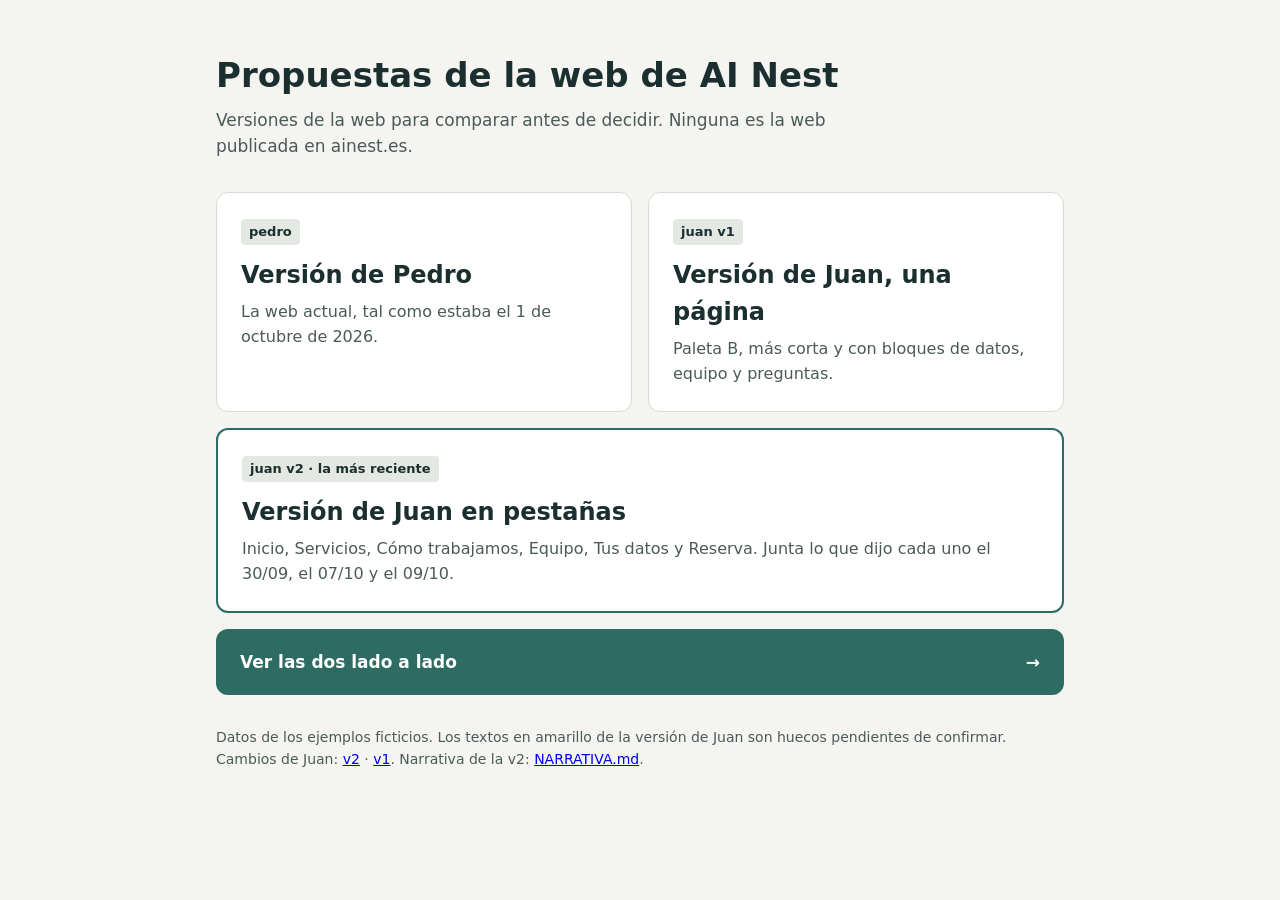
<file: index.html>
<!doctype html>
<html lang="es">
<head>
<meta charset="utf-8">
<meta name="viewport" content="width=device-width, initial-scale=1">
<meta name="robots" content="noindex, nofollow">
<title>Propuestas de la web</title>
<style>
  :root { --bg:#F4F5F1; --sup:#FFFFFF; --ink:#1B2E30; --ink2:#4B5A58; --line:#D5DBD4; --musgo:#2E6B63; }
  * { box-sizing:border-box; }
  body { margin:0; background:var(--bg); color:var(--ink); font:17px/1.55 system-ui,-apple-system,'Segoe UI',sans-serif; }
  main { max-width:880px; margin:0 auto; padding:56px 16px 72px; }
  h1 { font-size:34px; line-height:1.15; margin:0 0 12px; font-weight:600; }
  .intro { color:var(--ink2); max-width:40rem; margin:0 0 32px; }
  .versiones { display:grid; grid-template-columns:1fr 1fr; gap:16px; margin-bottom:16px; }
  .versiones.una { grid-template-columns:1fr; }
  a.tarjeta.destacada { border-color:var(--musgo); border-width:2px; }
  a.tarjeta { display:block; background:var(--sup); border:1px solid var(--line); border-radius:12px; padding:24px; color:inherit; text-decoration:none; }
  a.tarjeta:hover { border-color:var(--ink2); }
  a.tarjeta:focus-visible { outline:2px solid var(--musgo); outline-offset:3px; }
  .etq { display:inline-block; font-size:13px; font-weight:600; padding:3px 8px; border-radius:4px; background:#E4E8E2; margin-bottom:12px; }
  .tarjeta h2 { font-size:24px; margin:0 0 6px; font-weight:600; }
  .tarjeta p { margin:0; color:var(--ink2); font-size:16px; }
  a.comparar { display:flex; justify-content:space-between; align-items:center; gap:16px; background:var(--musgo); color:#fff; border-radius:12px; padding:20px 24px; text-decoration:none; font-weight:600; }
  a.comparar:focus-visible { outline:2px solid var(--ink); outline-offset:3px; }
  .nota { margin-top:32px; font-size:14px; color:var(--ink2); }
  @media (max-width:640px) { .versiones { grid-template-columns:1fr; } h1 { font-size:28px; } }
</style>
</head>
<body>
<main>
  <h1>Propuestas de la web de AI Nest</h1>
  <p class="intro">Versiones de la web para comparar antes de decidir. Ninguna es la web publicada en ainest.es.</p>
  <div class="versiones">
    <a class="tarjeta" href="pedro/"><span class="etq">pedro</span><h2>Versión de Pedro</h2><p>La web actual, tal como estaba el 1 de octubre de 2026.</p></a>
    <a class="tarjeta" href="juan/"><span class="etq">juan v1</span><h2>Versión de Juan, una página</h2><p>Paleta B, más corta y con bloques de datos, equipo y preguntas.</p></a>
  </div>
  <div class="versiones una">
    <a class="tarjeta destacada" href="juan-v2/"><span class="etq">juan v2 · la más reciente</span><h2>Versión de Juan en pestañas</h2><p>Inicio, Servicios, Cómo trabajamos, Equipo, Tus datos y Reserva. Junta lo que dijo cada uno el 30/09, el 07/10 y el 09/10.</p></a>
  </div>
  <a class="comparar" href="comparar.html"><span>Ver las dos lado a lado</span><span aria-hidden="true">→</span></a>
  <p class="nota">Datos de los ejemplos ficticios. Los textos en amarillo de la versión de Juan son huecos pendientes de confirmar. Cambios de Juan: <a href="https://github.com/ainestgit/web-propuestas/blob/main/juan-v2/CAMBIOS.md">v2</a> · <a href="https://github.com/ainestgit/web-propuestas/blob/main/juan/CAMBIOS.md">v1</a>. Narrativa de la v2: <a href="https://github.com/ainestgit/web-propuestas/blob/main/juan-v2/NARRATIVA.md">NARRATIVA.md</a>.</p>
</main>
</body>
</html>
</file>
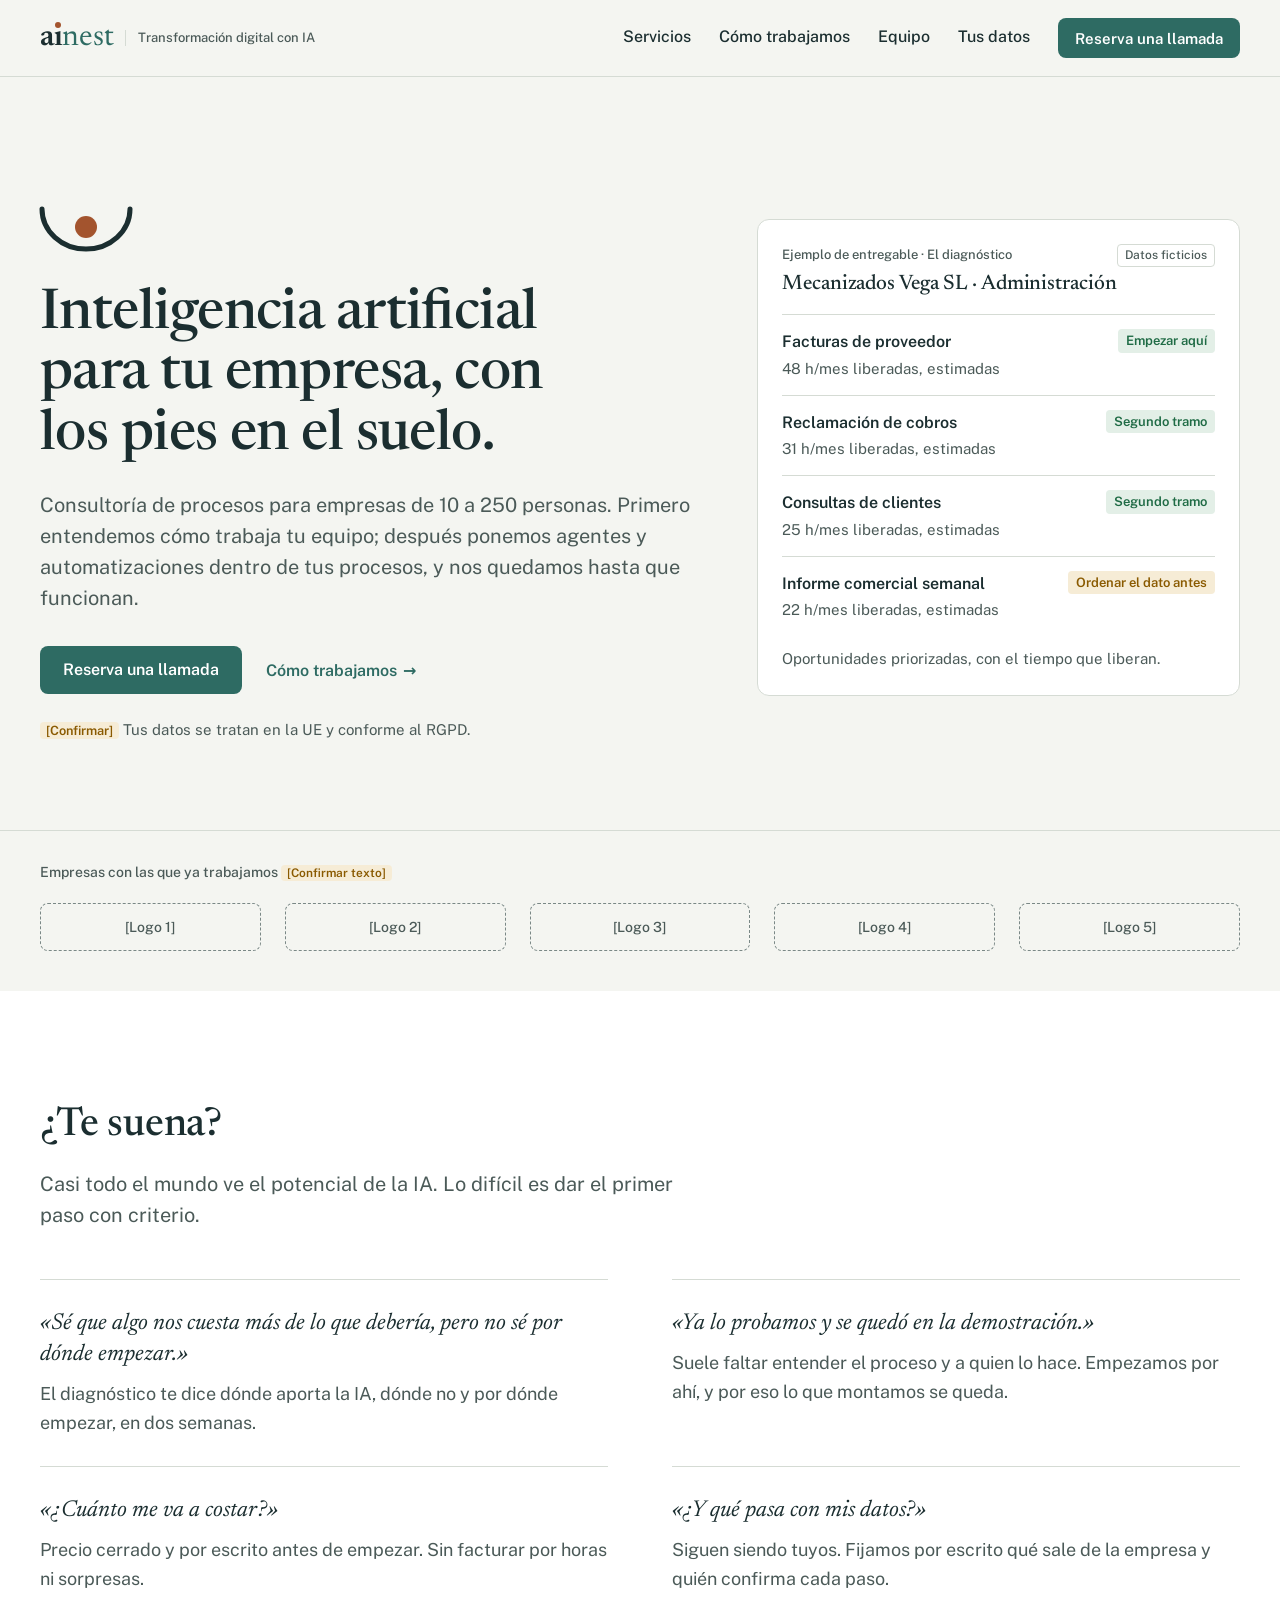
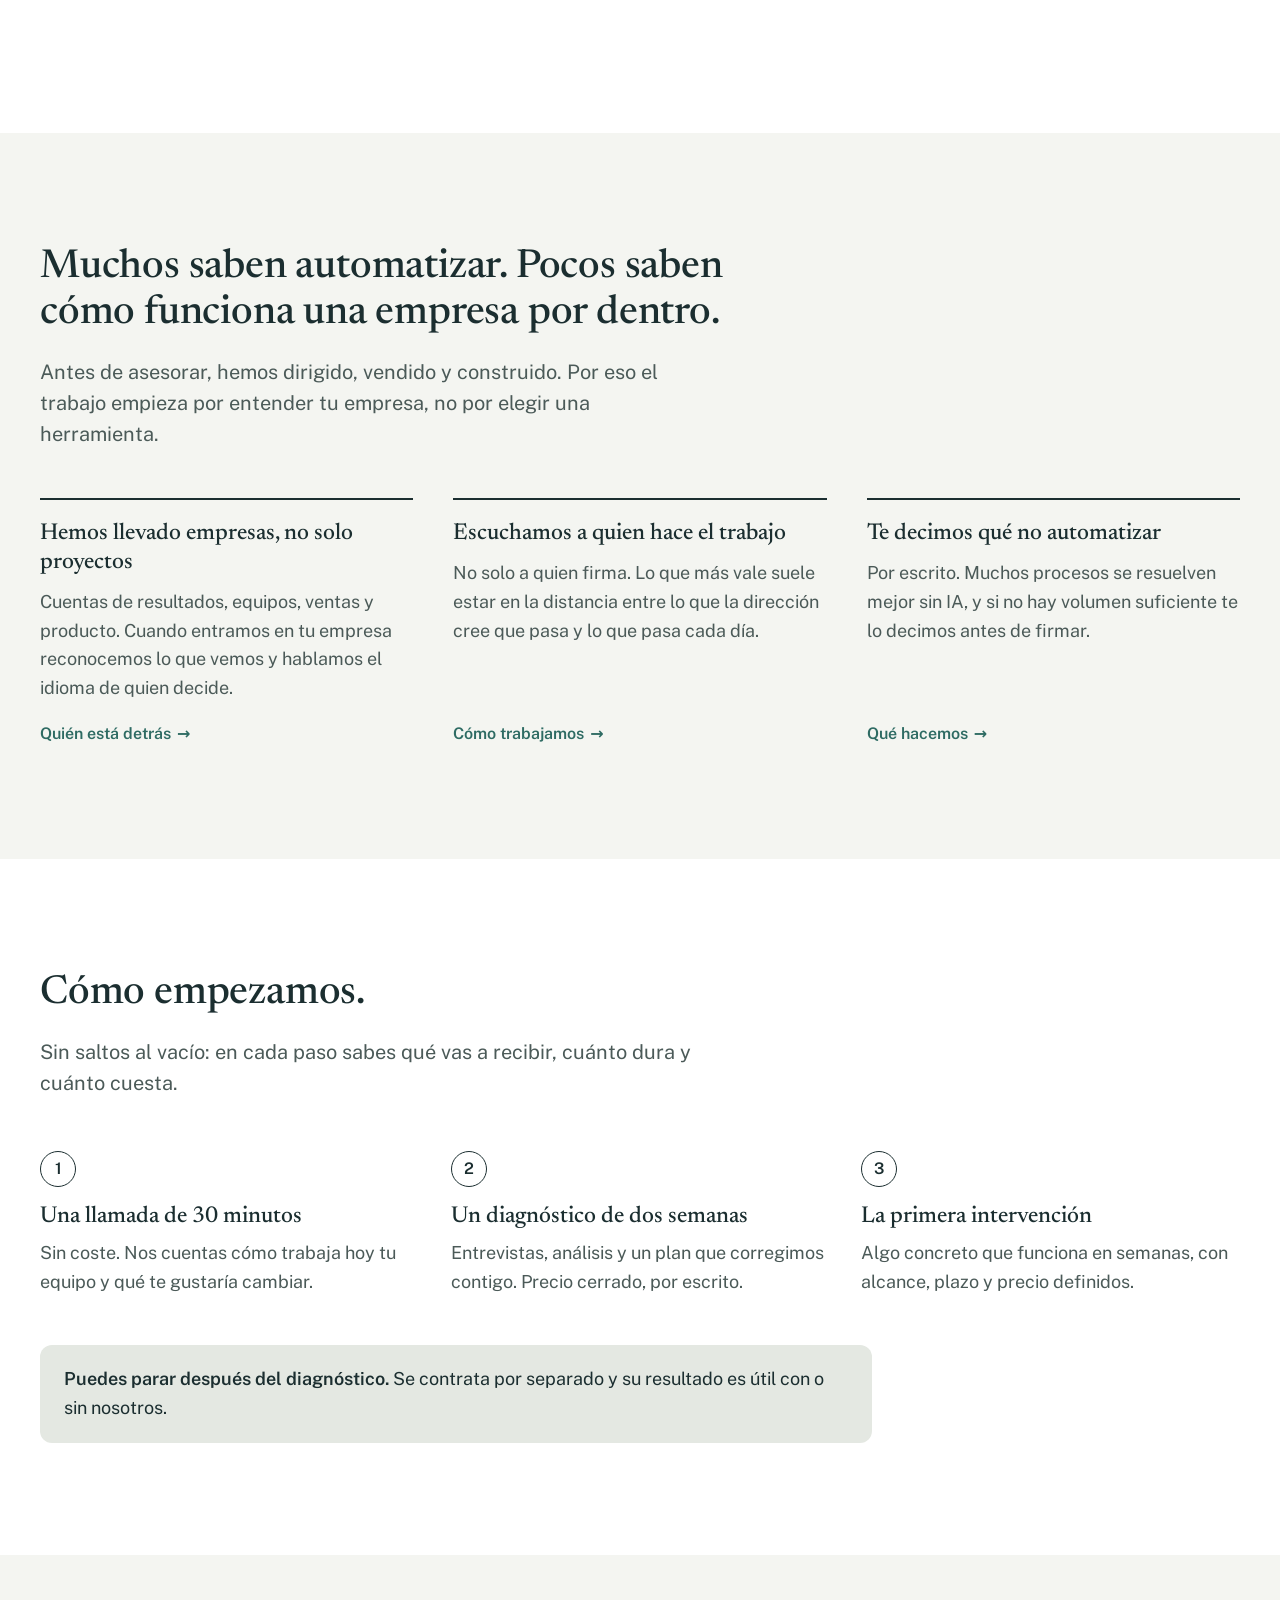
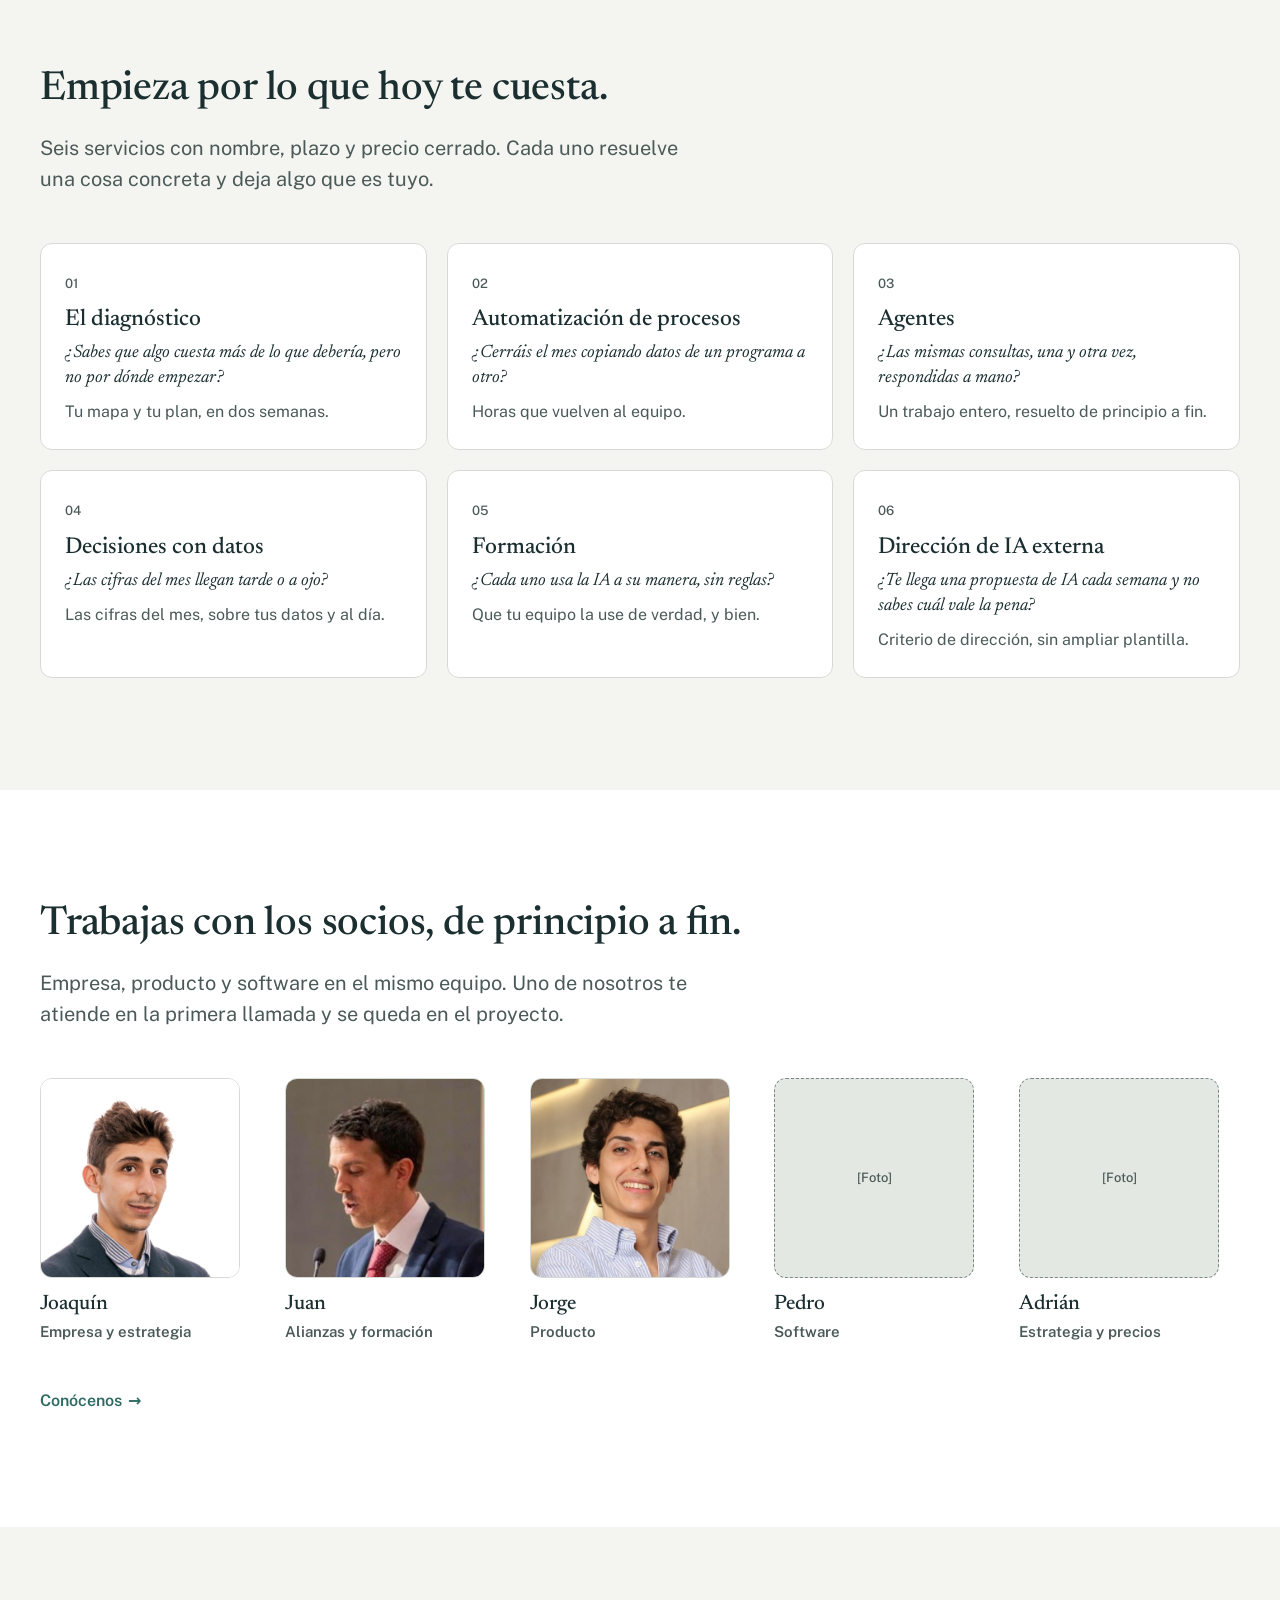
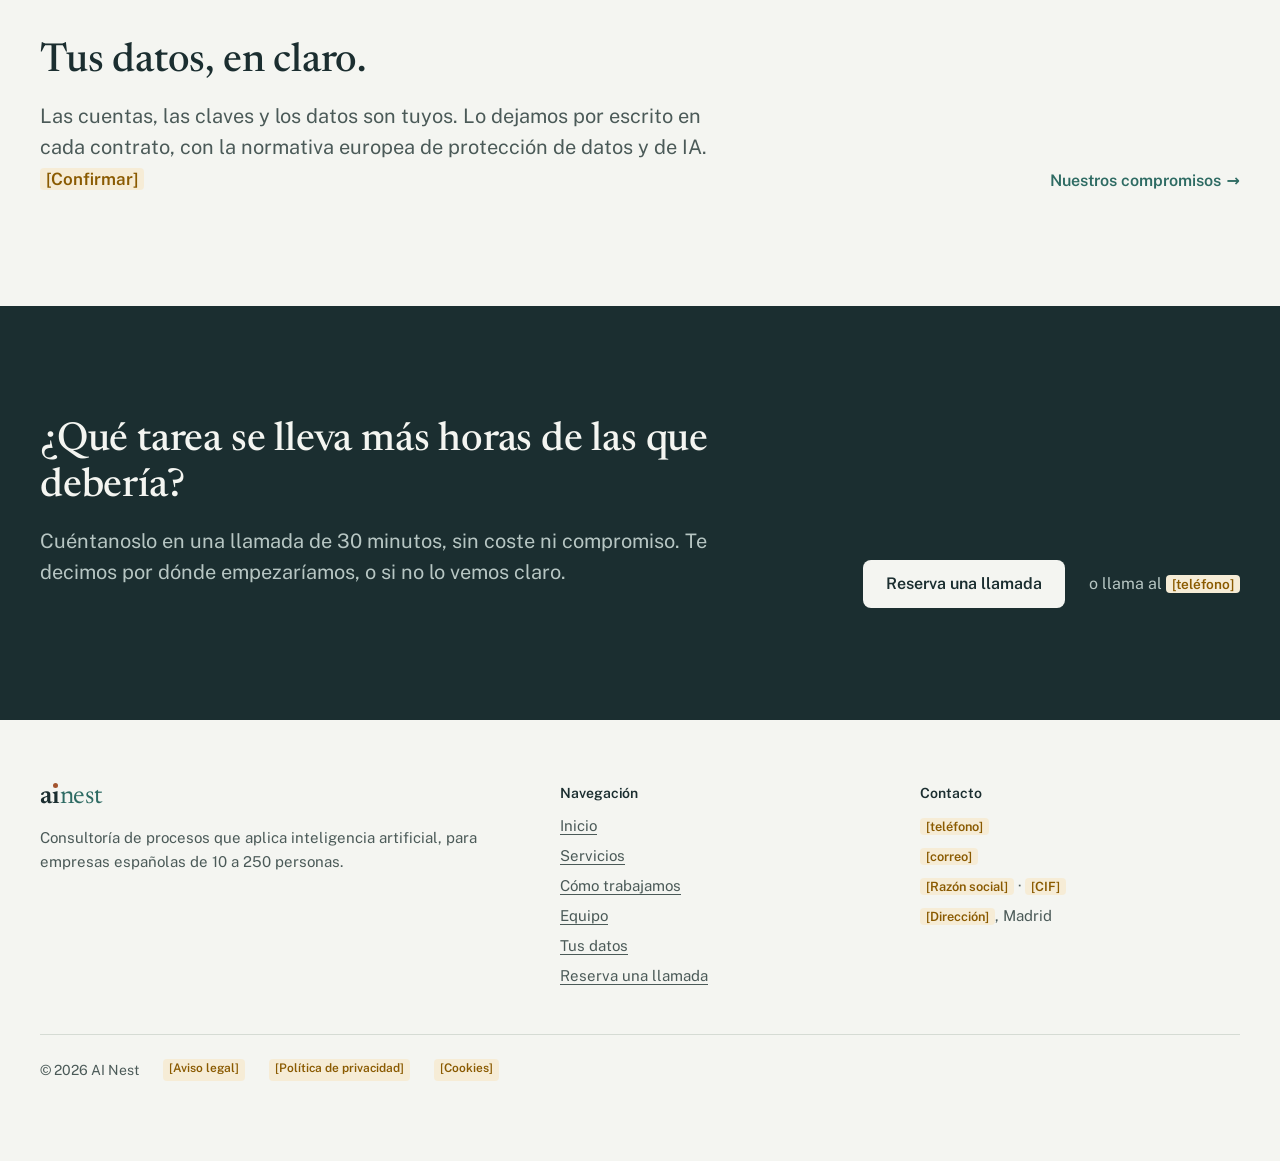
<file: juan-v2/index.html>
<!doctype html>
<html lang="es">
<head>
<meta charset="utf-8">
<meta name="viewport" content="width=device-width, initial-scale=1">
<title>AI Nest · Consultoría de procesos que aplica IA</title>
<meta name="description" content="Consultoría de procesos que aplica inteligencia artificial, para empresas españolas de 10 a 250 personas.">
<meta name="robots" content="noindex">
<meta name="theme-color" content="#1B2E30">
<meta property="og:type" content="website">
<meta property="og:locale" content="es_ES">
<meta property="og:site_name" content="AI Nest">
<meta property="og:title" content="AI Nest · Consultoría de procesos que aplica IA">
<meta property="og:description" content="Consultoría de procesos que aplica inteligencia artificial, para empresas españolas de 10 a 250 personas.">
<link rel="icon" href="assets/favicon-final.svg" type="image/svg+xml">
<link rel="preconnect" href="https://fonts.googleapis.com"><link rel="preconnect" href="https://fonts.gstatic.com" crossorigin>
<link rel="stylesheet" href="https://fonts.googleapis.com/css2?family=Newsreader:ital,opsz,wght@0,6..72,500..600;1,6..72,400&family=Public+Sans:wght@400;500;600&display=swap">
<link rel="stylesheet" href="assets/estilos.css?v=v2-8">
<script src="assets/sitio.js?v=v2-8" defer></script>
</head>
<body>
<a class="saltar" href="#contenido">Saltar al contenido</a>
<header class="site">
  <div class="wrap">
    <a class="logo" href="index.html" aria-label="AI Nest, inicio">
      <span class="marca-tx" aria-hidden="true">a<span class="i">ı</span><span class="ns">nest</span></span>
      <span class="bj" aria-hidden="true">Transformación digital con IA</span>
    </a>
    <nav class="nav" id="nav" aria-label="Principal">
      <a href="servicios.html">Servicios</a>
      <a href="como-trabajamos.html">Cómo trabajamos</a>
      <a href="equipo.html">Equipo</a>
      <a href="datos.html">Tus datos</a>
      <a class="btn btn-pri btn-sm" href="reservar.html">Reserva una llamada</a>
    </nav>
    <div class="site-movil">
      <a class="btn btn-pri btn-sm" href="reservar.html">Reservar</a>
      <button class="navtog" type="button" aria-expanded="false" aria-controls="nav">Menú</button>
    </div>
  </div>
</header>

<main id="contenido">
<section class="hero" aria-labelledby="hero-t">
  <div class="wrap">
    <div>
      <svg class="nido" viewBox="6 12 52 42" aria-hidden="true"><path class="nido-c" d="M10 30 a22 20 0 0 0 44 0"/><circle class="nido-p" cx="32" cy="39" r="5.5"/></svg>
      <h1 id="hero-t">Inteligencia artificial para tu empresa, con los pies en el suelo.</h1>
      <p class="entradilla">Consultoría de procesos para empresas de 10 a 250 personas. Primero entendemos cómo trabaja tu equipo; después ponemos agentes y automatizaciones dentro de tus procesos, y nos quedamos hasta que funcionan.</p>
      <div class="acciones">
        <a class="btn btn-pri" href="reservar.html">Reserva una llamada</a>
        <a class="enlace-flecha" href="como-trabajamos.html">Cómo trabajamos</a>
      </div>
      <p class="confianza"><span class="hueco">[Confirmar]</span> Tus datos se tratan en la UE y conforme al RGPD.</p>
    </div>
    <aside class="entregable" aria-label="Ejemplo de entregable del diagnóstico, con datos ficticios">
      <div class="top"><span class="eti">Ejemplo de entregable · El diagnóstico</span><span class="ficticio">Datos ficticios</span></div>
      <h2 class="entregable-t">Mecanizados Vega SL · Administración</h2>
      <ol><li><b>Facturas de proveedor</b><span class="estado si">Empezar aquí</span><span class="h">48 h/mes liberadas, estimadas</span></li><li><b>Reclamación de cobros</b><span class="estado si">Segundo tramo</span><span class="h">31 h/mes liberadas, estimadas</span></li><li><b>Consultas de clientes</b><span class="estado si">Segundo tramo</span><span class="h">25 h/mes liberadas, estimadas</span></li><li><b>Informe comercial semanal</b><span class="estado espera">Ordenar el dato antes</span><span class="h">22 h/mes liberadas, estimadas</span></li></ol>
      <p class="peq">Oportunidades priorizadas, con el tiempo que liberan.</p>
    </aside>
  </div>
</section>

<!-- Franja de logos (acordada el 09/10). Solo empresas que hayan dado permiso por escrito; con menos de 3, quitarla.
     El texto debe decir la relación real. Logos monocromos, ~32 px de alto:
     <li><img src="assets/logos/empresa.svg" alt="Nombre de la empresa" height="32"></li> -->
<section class="logos" aria-labelledby="logos-t">
  <div class="wrap">
    <p class="logos-t" id="logos-t">Empresas con las que ya trabajamos <span class="hueco">[Confirmar texto]</span></p>
    <ul class="logos-l">
      <li><span class="logo-hueco">[Logo 1]</span></li>
      <li><span class="logo-hueco">[Logo 2]</span></li>
      <li><span class="logo-hueco">[Logo 3]</span></li>
      <li><span class="logo-hueco">[Logo 4]</span></li>
      <li><span class="logo-hueco">[Logo 5]</span></li>
    </ul>
  </div>
</section>

<section class="sec alt" aria-labelledby="dolor-t">
  <div class="wrap">
    <div class="cab"><h2 id="dolor-t">¿Te suena?</h2><p class="entradilla">Casi todo el mundo ve el potencial de la IA. Lo difícil es dar el primer paso con criterio.</p></div>
    <ul class="dolores">
      <li><p class="cita">«Sé que algo nos cuesta más de lo que debería, pero no sé por dónde empezar.»</p><p>El diagnóstico te dice dónde aporta la IA, dónde no y por dónde empezar, en dos semanas.</p></li>
      <li><p class="cita">«Ya lo probamos y se quedó en la demostración.»</p><p>Suele faltar entender el proceso y a quien lo hace. Empezamos por ahí, y por eso lo que montamos se queda.</p></li>
      <li><p class="cita">«¿Cuánto me va a costar?»</p><p>Precio cerrado y por escrito antes de empezar. Sin facturar por horas ni sorpresas.</p></li>
      <li><p class="cita">«¿Y qué pasa con mis datos?»</p><p>Siguen siendo tuyos. Fijamos por escrito qué sale de la empresa y quién confirma cada paso.</p></li>
    </ul>
  </div>
</section>

<section class="sec" aria-labelledby="dif-t">
  <div class="wrap">
    <div class="cab"><h2 id="dif-t">Muchos saben automatizar. Pocos saben cómo funciona una empresa por dentro.</h2><p class="entradilla">Antes de asesorar, hemos dirigido, vendido y construido. Por eso el trabajo empieza por entender tu empresa, no por elegir una herramienta.</p></div>
    <ul class="dif">
      <li><h3>Hemos llevado empresas, no solo proyectos</h3><p>Cuentas de resultados, equipos, ventas y producto. Cuando entramos en tu empresa reconocemos lo que vemos y hablamos el idioma de quien decide.</p><a class="enlace-flecha" href="equipo.html">Quién está detrás</a></li>
      <li><h3>Escuchamos a quien hace el trabajo</h3><p>No solo a quien firma. Lo que más vale suele estar en la distancia entre lo que la dirección cree que pasa y lo que pasa cada día.</p><a class="enlace-flecha" href="como-trabajamos.html">Cómo trabajamos</a></li>
      <li><h3>Te decimos qué no automatizar</h3><p>Por escrito. Muchos procesos se resuelven mejor sin IA, y si no hay volumen suficiente te lo decimos antes de firmar.</p><a class="enlace-flecha" href="servicios.html">Qué hacemos</a></li>
    </ul>
  </div>
</section>

<section class="sec alt" aria-labelledby="empieza-t">
  <div class="wrap">
    <div class="cab"><h2 id="empieza-t">Cómo empezamos.</h2><p class="entradilla">Sin saltos al vacío: en cada paso sabes qué vas a recibir, cuánto dura y cuánto cuesta.</p></div>
    <ol class="pasos3">
      <li><span class="n" aria-hidden="true">1</span><h3>Una llamada de 30 minutos</h3><p>Sin coste. Nos cuentas cómo trabaja hoy tu equipo y qué te gustaría cambiar.</p></li>
      <li><span class="n" aria-hidden="true">2</span><h3>Un diagnóstico de dos semanas</h3><p>Entrevistas, análisis y un plan que corregimos contigo. Precio cerrado, por escrito.</p></li>
      <li><span class="n" aria-hidden="true">3</span><h3>La primera intervención</h3><p>Algo concreto que funciona en semanas, con alcance, plazo y precio definidos.</p></li>
    </ol>
    <p class="destacado"><b>Puedes parar después del diagnóstico.</b> Se contrata por separado y su resultado es útil con o sin nosotros.</p>
  </div>
</section>

<section class="sec" aria-labelledby="srv-t">
  <div class="wrap">
    <div class="cab"><h2 id="srv-t">Empieza por lo que hoy te cuesta.</h2><p class="entradilla">Seis servicios con nombre, plazo y precio cerrado. Cada uno resuelve una cosa concreta y deja algo que es tuyo.</p></div>
    <ul class="tarjetas">
      <li class="tarjeta-srv"><span class="num">01</span><h3><a href="servicios.html#diagnostico">El diagnóstico</a></h3><p class="dolor">¿Sabes que algo cuesta más de lo que debería, pero no por dónde empezar?</p><p>Tu mapa y tu plan, en dos semanas.</p></li>
      <li class="tarjeta-srv"><span class="num">02</span><h3><a href="servicios.html#procesos">Automatización de procesos</a></h3><p class="dolor">¿Cerráis el mes copiando datos de un programa a otro?</p><p>Horas que vuelven al equipo.</p></li>
      <li class="tarjeta-srv"><span class="num">03</span><h3><a href="servicios.html#agentes">Agentes</a></h3><p class="dolor">¿Las mismas consultas, una y otra vez, respondidas a mano?</p><p>Un trabajo entero, resuelto de principio a fin.</p></li>
      <li class="tarjeta-srv"><span class="num">04</span><h3><a href="servicios.html#datos">Decisiones con datos</a></h3><p class="dolor">¿Las cifras del mes llegan tarde o a ojo?</p><p>Las cifras del mes, sobre tus datos y al día.</p></li>
      <li class="tarjeta-srv"><span class="num">05</span><h3><a href="servicios.html#formacion">Formación</a></h3><p class="dolor">¿Cada uno usa la IA a su manera, sin reglas?</p><p>Que tu equipo la use de verdad, y bien.</p></li>
      <li class="tarjeta-srv"><span class="num">06</span><h3><a href="servicios.html#direccion">Dirección de IA externa</a></h3><p class="dolor">¿Te llega una propuesta de IA cada semana y no sabes cuál vale la pena?</p><p>Criterio de dirección, sin ampliar plantilla.</p></li>
    </ul>
  </div>
</section>

<section class="sec alt" aria-labelledby="eq-t">
  <div class="wrap">
    <div class="cab"><h2 id="eq-t">Trabajas con los socios, de principio a fin.</h2><p class="entradilla">Empresa, producto y software en el mismo equipo. Uno de nosotros te atiende en la primera llamada y se queda en el proyecto.</p></div>
    <ul class="caras">
      <li class="persona"><img class="foto" src="assets/fotos/joaquin.jpg" alt="Joaquín" width="480" height="480" loading="lazy"><div><h3>Joaquín</h3><p class="rol">Empresa y estrategia</p></div></li><li class="persona"><img class="foto" src="assets/fotos/juan.jpg" alt="Juan" width="480" height="480" loading="lazy"><div><h3>Juan</h3><p class="rol">Alianzas y formación</p></div></li><li class="persona"><img class="foto" src="assets/fotos/jorge.jpg" alt="Jorge" width="480" height="480" loading="lazy"><div><h3>Jorge</h3><p class="rol">Producto</p></div></li><li class="persona"><div class="foto foto-hueco" role="img" aria-label="Foto de Pedro pendiente"><span>[Foto]</span></div><div><h3>Pedro</h3><p class="rol">Software</p></div></li><li class="persona"><div class="foto foto-hueco" role="img" aria-label="Foto de Adrián pendiente"><span>[Foto]</span></div><div><h3>Adrián</h3><p class="rol">Estrategia y precios</p></div></li>
    </ul>
    <a class="enlace-flecha" href="equipo.html">Conócenos</a>
  </div>
</section>

<section class="sec franja-datos" aria-labelledby="dat-t">
  <div class="wrap franja-rej">
    <div><h2 id="dat-t">Tus datos, en claro.</h2><p class="entradilla">Las cuentas, las claves y los datos son tuyos. Lo dejamos por escrito en cada contrato, con la normativa europea de protección de datos y de IA. <span class="hueco">[Confirmar]</span></p></div>
    <a class="enlace-flecha" href="datos.html">Nuestros compromisos</a>
  </div>
</section>
<section class="sec inv cierre" aria-labelledby="cierre-t">
  <div class="wrap cierre-rej">
    <div>
      <h2 id="cierre-t">¿Qué tarea se lleva más horas de las que debería?</h2>
      <p class="entradilla">Cuéntanoslo en una llamada de 30 minutos, sin coste ni compromiso. Te decimos por dónde empezaríamos, o si no lo vemos claro.</p>
    </div>
    <div class="acciones"><a class="btn btn-claro" href="reservar.html">Reserva una llamada</a><span class="tel-cierre">o llama al <span class="hueco">[teléfono]</span></span></div>
  </div>
</section>
</main>

<footer class="pie">
  <div class="wrap">
    <div>
      <span class="marca-tx" aria-hidden="true">a<span class="i">ı</span><span class="ns">nest</span></span>
      <p class="pie-desc">Consultoría de procesos que aplica inteligencia artificial, para empresas españolas de 10 a 250 personas.</p>
    </div>
    <div><h2>Navegación</h2><ul><li><a href="index.html">Inicio</a></li><li><a href="servicios.html">Servicios</a></li><li><a href="como-trabajamos.html">Cómo trabajamos</a></li><li><a href="equipo.html">Equipo</a></li><li><a href="datos.html">Tus datos</a></li><li><a href="reservar.html">Reserva una llamada</a></li></ul></div>
    <div><h2>Contacto</h2><ul><li><span class="hueco">[teléfono]</span></li><li><span class="hueco">[correo]</span></li><li><span class="hueco">[Razón social]</span> · <span class="hueco">[CIF]</span></li><li><span class="hueco">[Dirección]</span>, Madrid</li></ul></div>
    <div class="legal"><span>© 2026 AI Nest</span><span class="hueco">[Aviso legal]</span><span class="hueco">[Política de privacidad]</span><span class="hueco">[Cookies]</span></div>
  </div>
</footer>
</body>
</html>
</file>
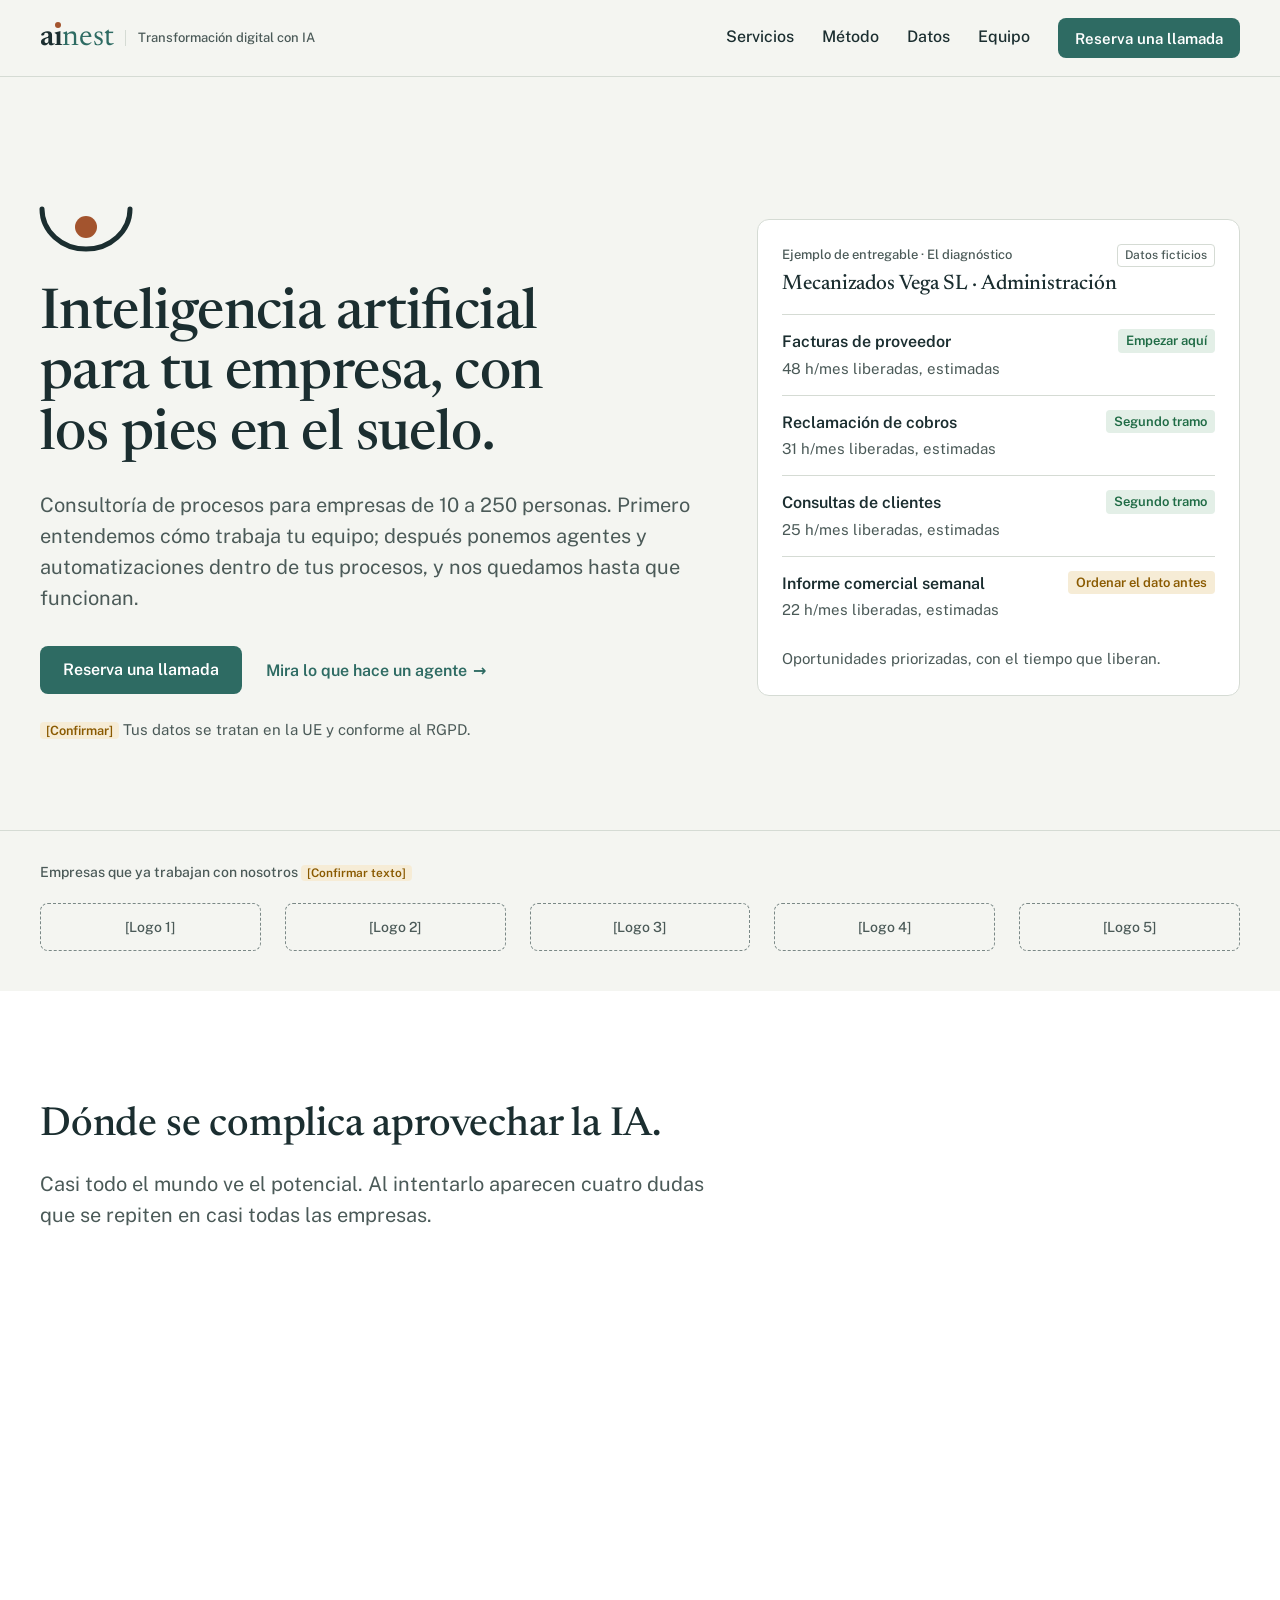
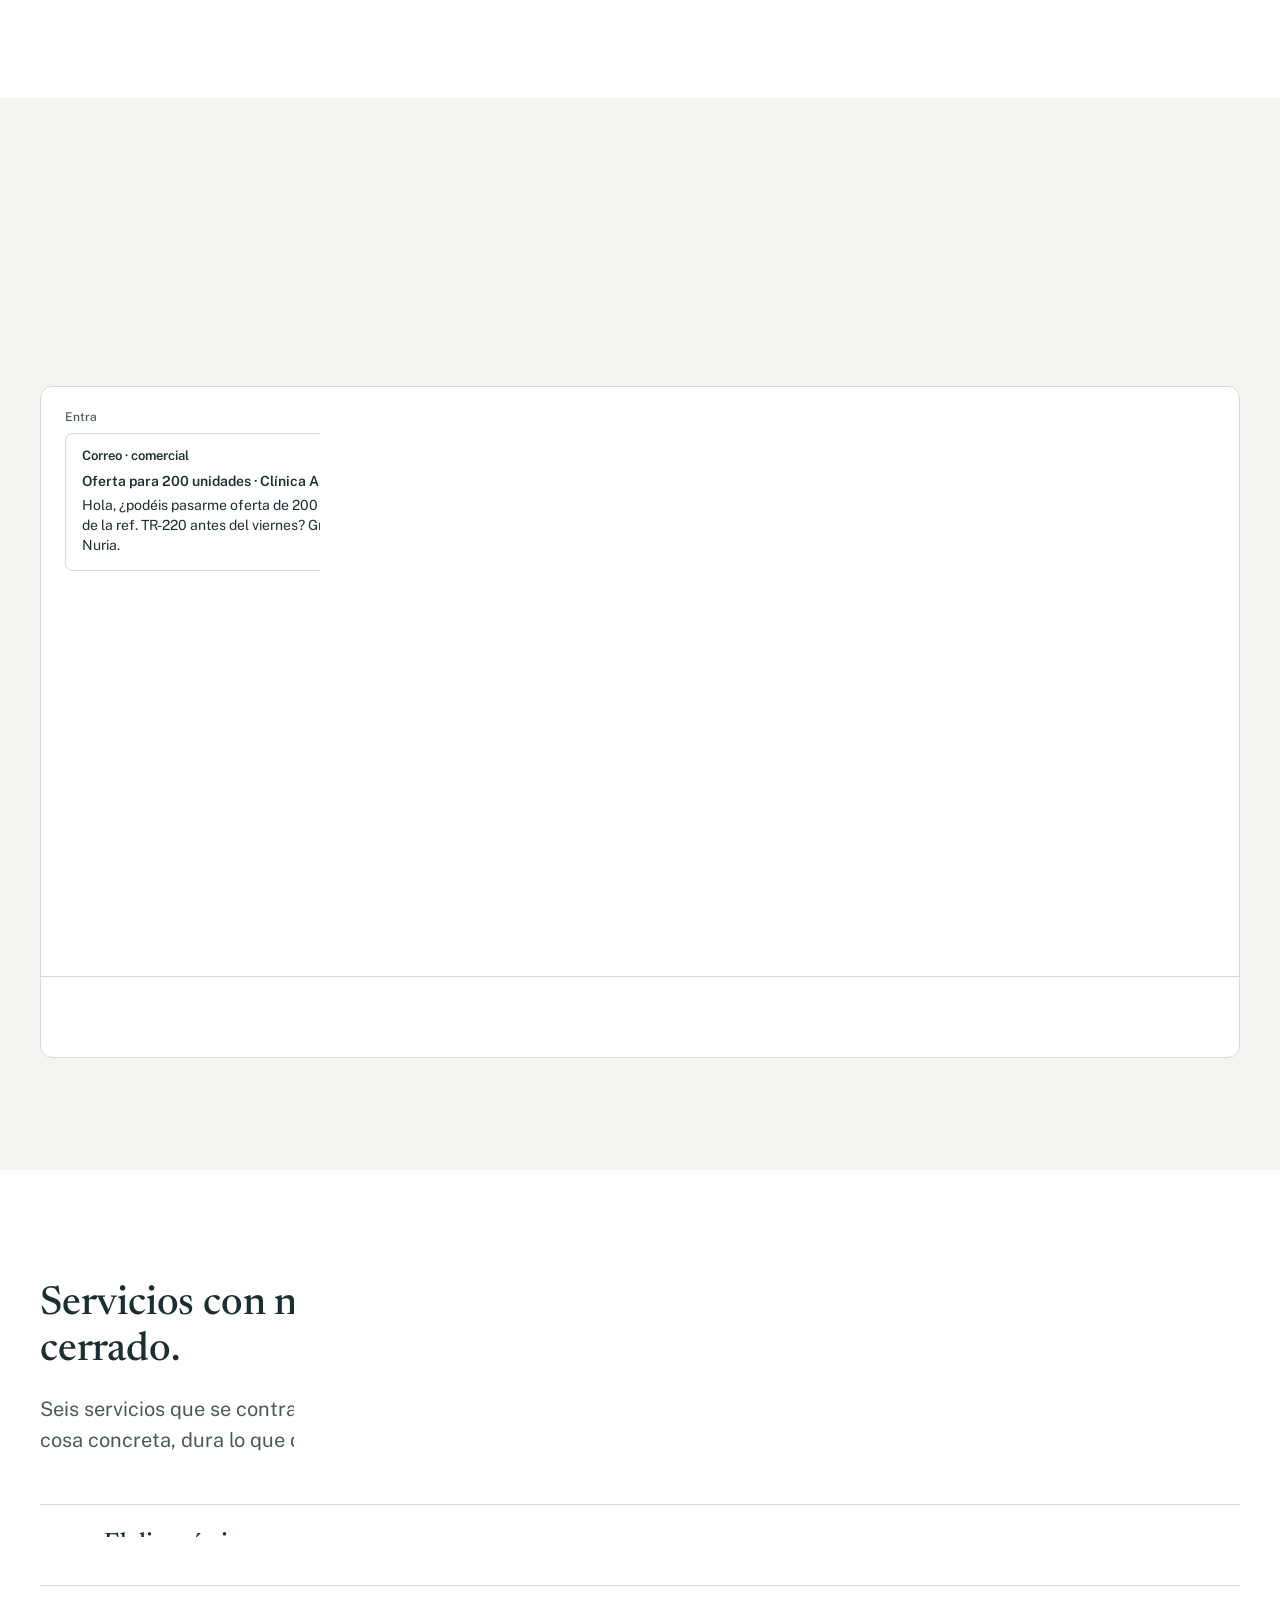
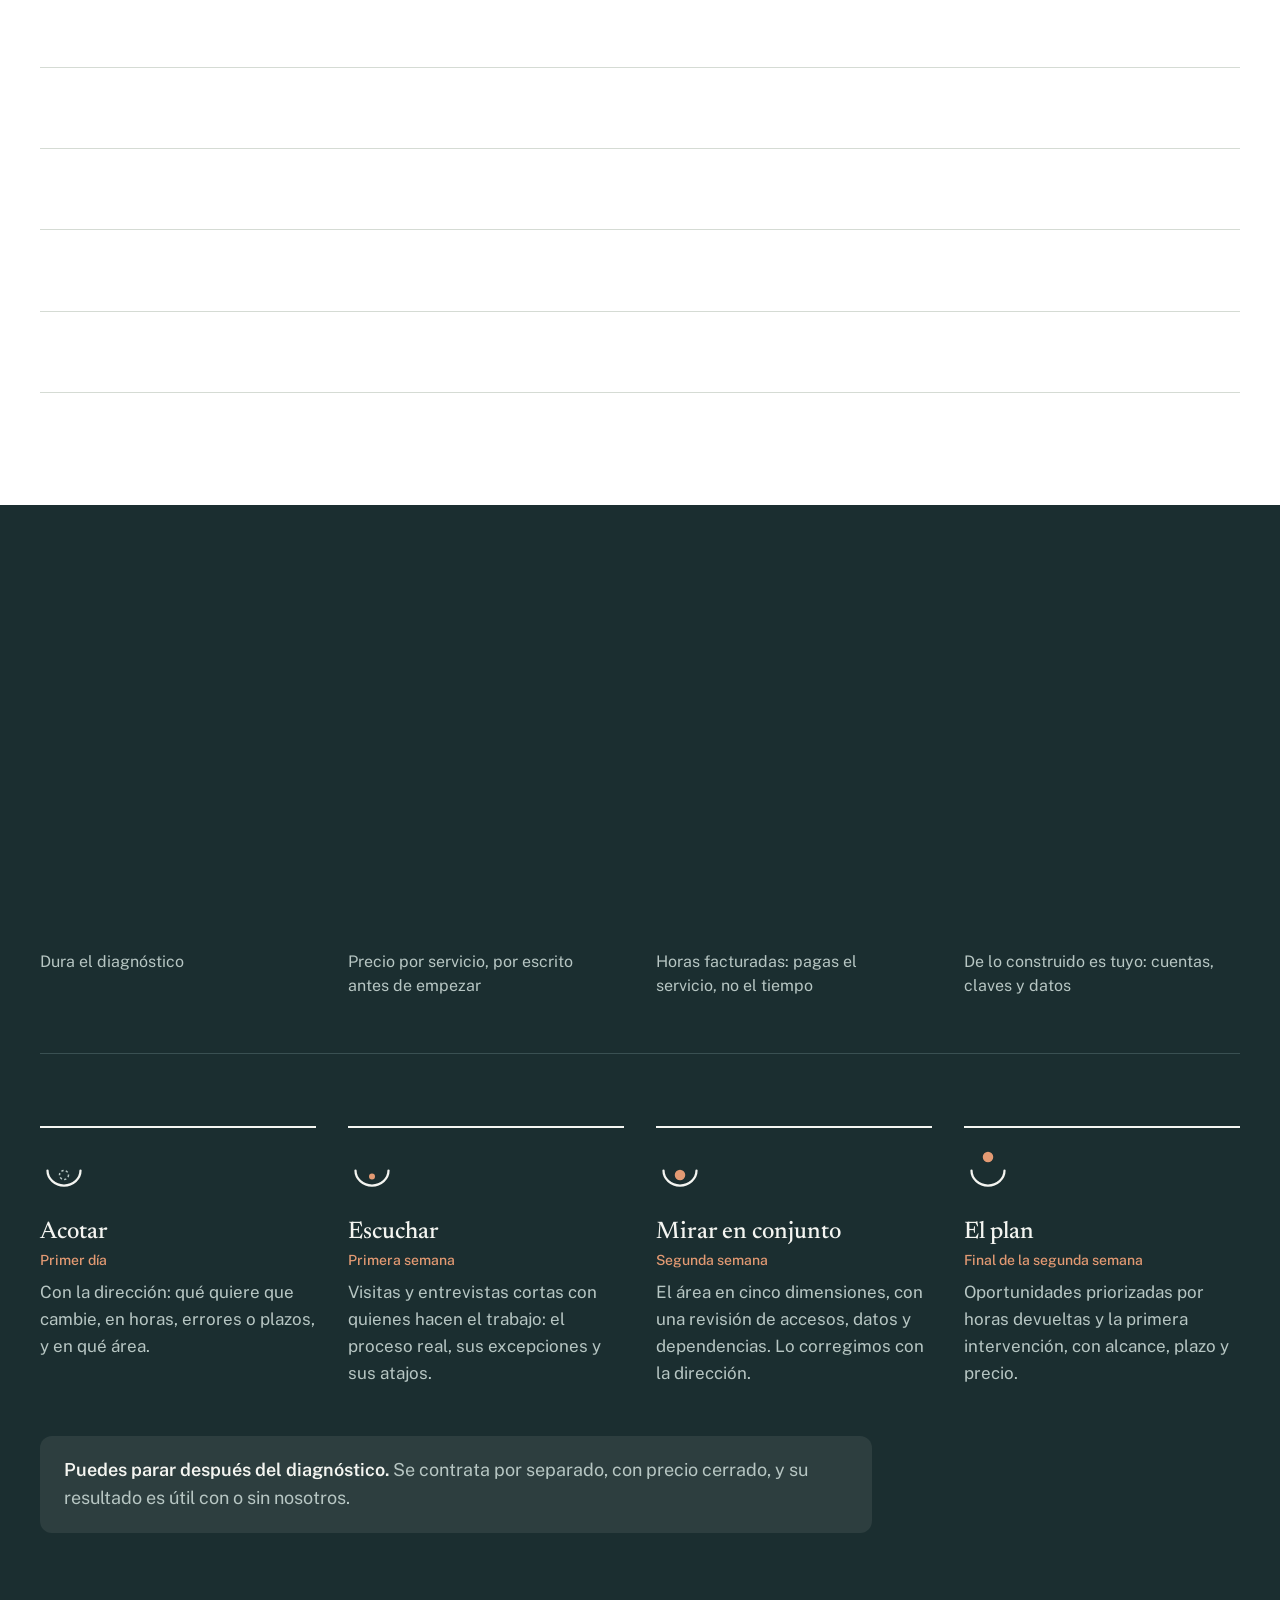
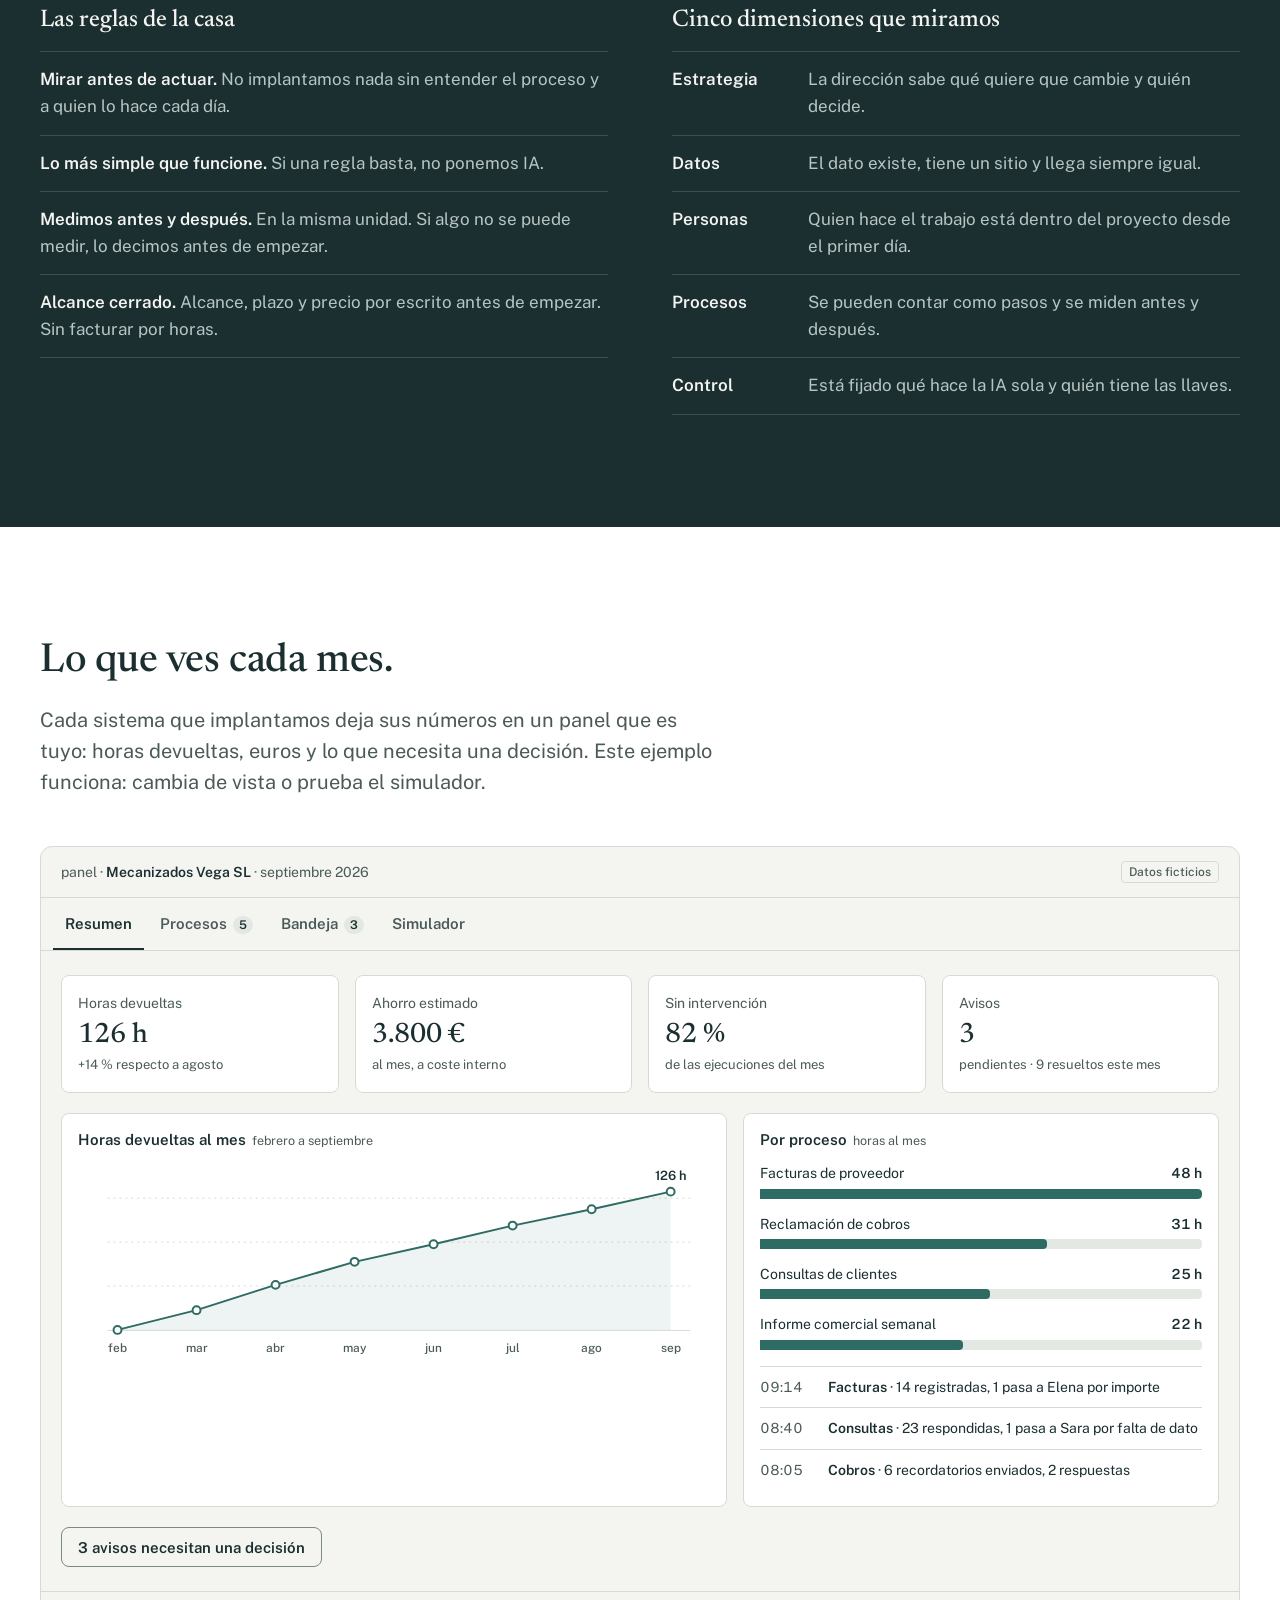
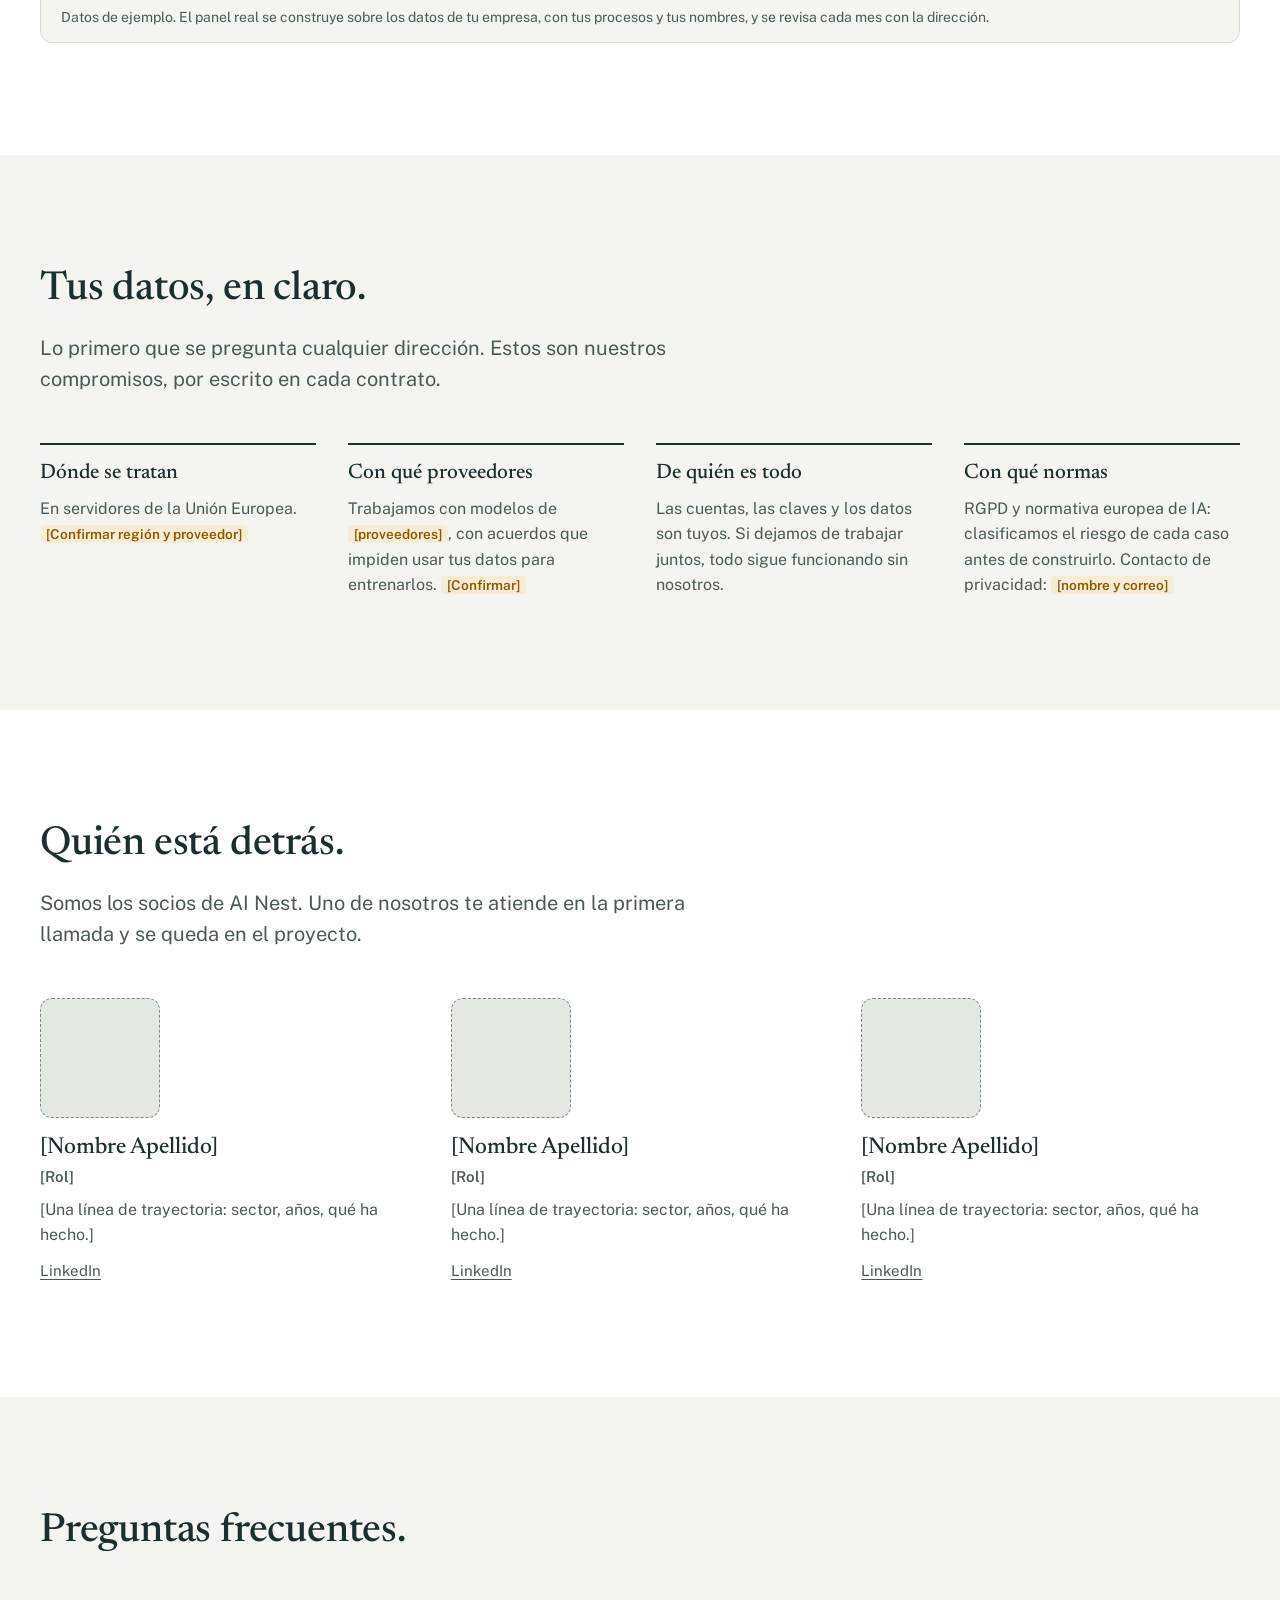
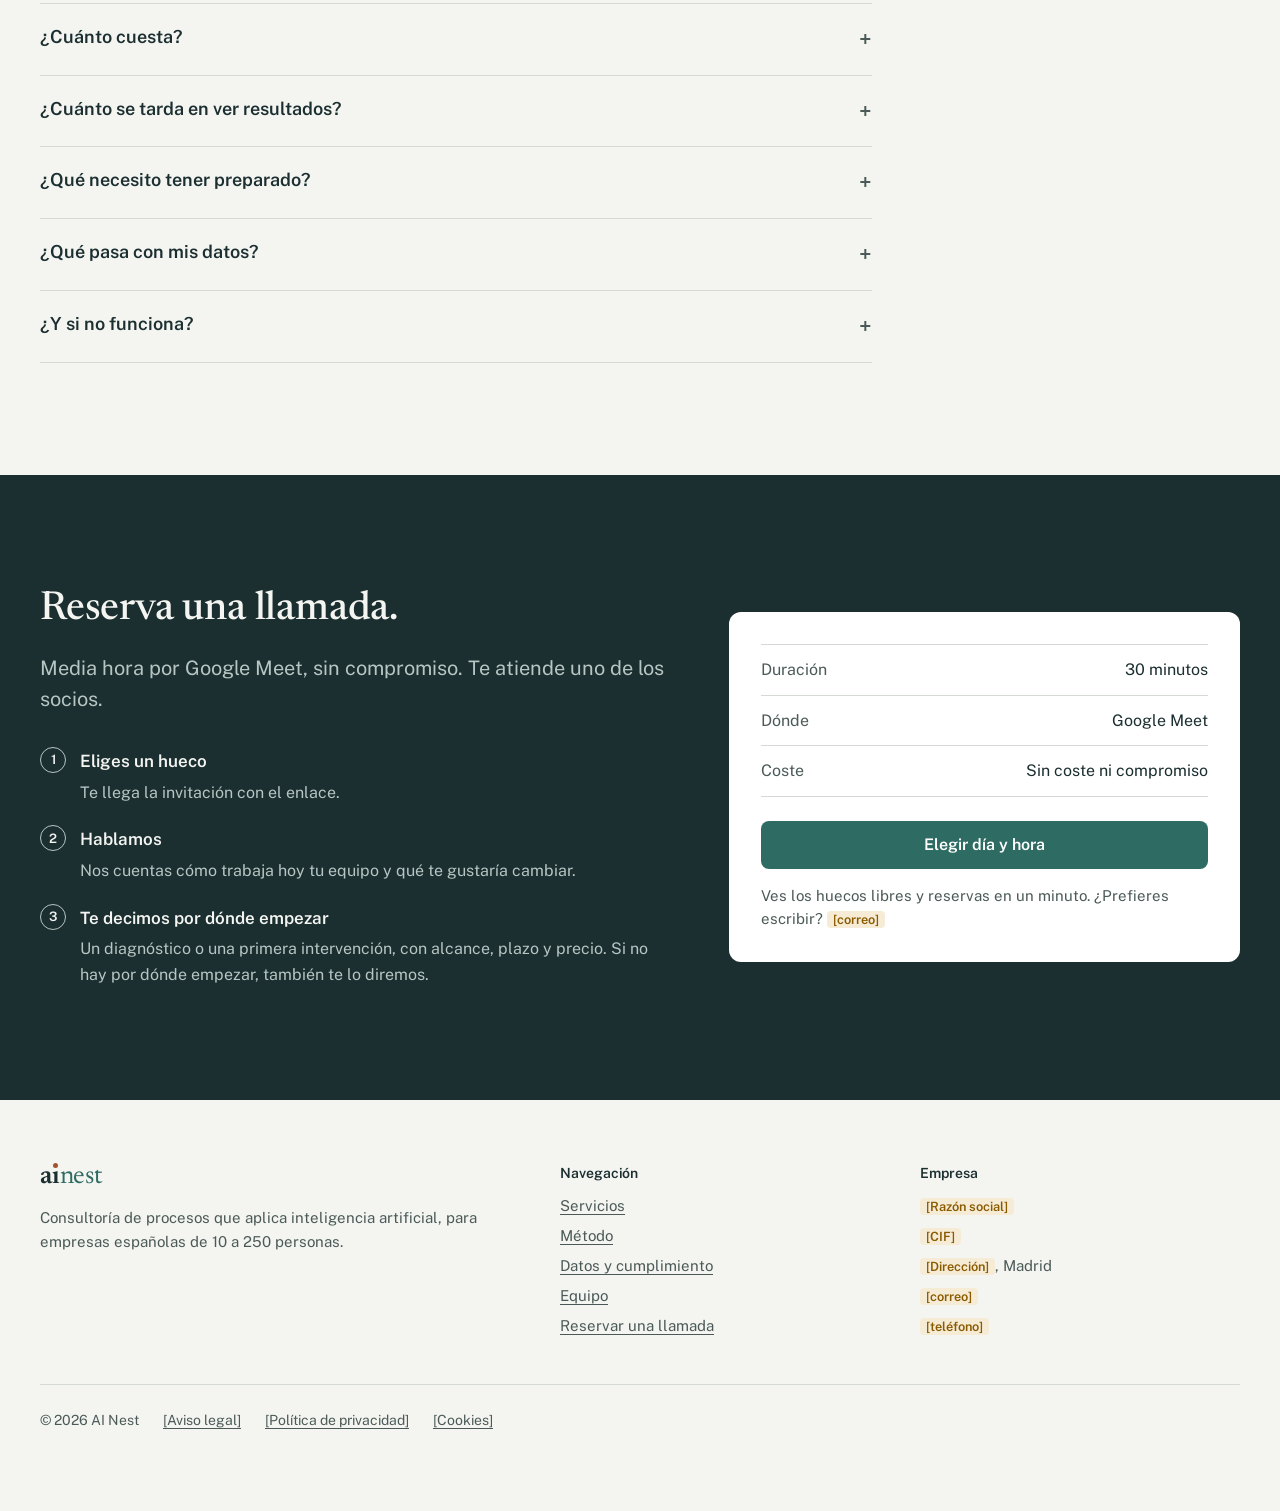
<file: juan/index.html>
<!doctype html>
<html lang="es">
<head>
<meta charset="utf-8">
<meta name="viewport" content="width=device-width, initial-scale=1">
<title>AI Nest · Consultoría de procesos que aplica IA</title>
<meta name="description" content="Consultoría de procesos que aplica inteligencia artificial, para empresas españolas de 10 a 250 personas.">
<meta name="robots" content="noindex">
<link rel="icon" href="assets/favicon-final.svg" type="image/svg+xml">
<link rel="preconnect" href="https://fonts.googleapis.com"><link rel="preconnect" href="https://fonts.gstatic.com" crossorigin>
<link rel="stylesheet" href="https://fonts.googleapis.com/css2?family=Newsreader:ital,opsz,wght@0,6..72,500..600;1,6..72,400&family=Public+Sans:wght@400;500;600&display=swap">
<link rel="stylesheet" href="assets/estilos.css?v=b2-4">
<script src="assets/sitio.js?v=b2-2" defer></script>
</head>
<body>
<a class="saltar" href="#contenido">Saltar al contenido</a>
<header class="site">
  <div class="wrap">
    <a class="logo" href="index.html" aria-label="AI Nest, inicio">
      <span class="marca-tx" aria-hidden="true">a<span class="i">ı</span><span class="ns">nest</span></span>
      <span class="bj" aria-hidden="true">Transformación digital con IA</span>
    </a>
    <nav class="nav" id="nav" aria-label="Principal">
      <a href="#servicios">Servicios</a>
      <a href="#metodo">Método</a>
      <a href="#cumplimiento">Datos</a>
      <a href="#equipo">Equipo</a>
      <a class="btn btn-pri btn-sm" href="#contacto">Reserva una llamada</a>
    </nav>
    <div class="site-movil">
      <a class="btn btn-pri btn-sm" href="#contacto">Reservar</a>
      <button class="navtog" type="button" aria-expanded="false" aria-controls="nav">Menú</button>
    </div>
  </div>
</header>

<main id="contenido">
<section class="hero" aria-labelledby="hero-t">
  <div class="wrap">
    <div>
      <svg class="nido" viewBox="6 12 52 42" aria-hidden="true"><path class="nido-c" d="M10 30 a22 20 0 0 0 44 0"/><circle class="nido-p" cx="32" cy="39" r="5.5"/></svg>
      <h1 id="hero-t">Inteligencia artificial para tu empresa, con los pies en el suelo.</h1>
      <p class="entradilla">Consultoría de procesos para empresas de 10 a 250 personas. Primero entendemos cómo trabaja tu equipo; después ponemos agentes y automatizaciones dentro de tus procesos, y nos quedamos hasta que funcionan.</p>
      <div class="acciones">
        <a class="btn btn-pri" href="#contacto">Reserva una llamada</a>
        <a class="enlace-flecha" href="#agente">Mira lo que hace un agente</a>
      </div>
      <p class="confianza"><span class="hueco">[Confirmar]</span> Tus datos se tratan en la UE y conforme al RGPD.</p>
    </div>
    <aside class="entregable" aria-label="Ejemplo de entregable del diagnóstico, con datos ficticios">
      <div class="top"><span class="eti">Ejemplo de entregable · El diagnóstico</span><span class="ficticio">Datos ficticios</span></div>
      <h2 class="entregable-t">Mecanizados Vega SL · Administración</h2>
      <ol><li><b>Facturas de proveedor</b><span class="estado si">Empezar aquí</span><span class="h">48 h/mes liberadas, estimadas</span></li><li><b>Reclamación de cobros</b><span class="estado si">Segundo tramo</span><span class="h">31 h/mes liberadas, estimadas</span></li><li><b>Consultas de clientes</b><span class="estado si">Segundo tramo</span><span class="h">25 h/mes liberadas, estimadas</span></li><li><b>Informe comercial semanal</b><span class="estado espera">Ordenar el dato antes</span><span class="h">22 h/mes liberadas, estimadas</span></li></ol>
      <p class="peq">Oportunidades priorizadas, con el tiempo que liberan.</p>
    </aside>
  </div>
</section>

<!-- Franja de logos. Solo empresas que hayan dado permiso por escrito para usar su logo.
     Con menos de 3 logos reales, mejor quitar la franja entera.
     El texto debe decir la relación real: «ya trabajan con nosotros» solo si hay encargo;
     si fue un piloto, «Han probado nuestro método». Logos en SVG o PNG, monocromo, ~32 px de alto. -->
<section class="logos" aria-labelledby="logos-t">
  <div class="wrap">
    <p class="logos-t" id="logos-t">Empresas que ya trabajan con nosotros <span class="hueco">[Confirmar texto]</span></p>
    <ul class="logos-l">
      <li><span class="logo-hueco">[Logo 1]</span></li>
      <li><span class="logo-hueco">[Logo 2]</span></li>
      <li><span class="logo-hueco">[Logo 3]</span></li>
      <li><span class="logo-hueco">[Logo 4]</span></li>
      <li><span class="logo-hueco">[Logo 5]</span></li>
    </ul>
    <!-- Cuando llegue cada logo: <li><img src="assets/logos/empresa.svg" alt="Nombre de la empresa" height="32"></li> -->
  </div>
</section>

<section class="sec alt" aria-labelledby="dolor-t">
  <div class="wrap">
    <div class="cab"><h2 id="dolor-t">Dónde se complica aprovechar la IA.</h2><p class="entradilla">Casi todo el mundo ve el potencial. Al intentarlo aparecen cuatro dudas que se repiten en casi todas las empresas.</p></div>
    <div class="lista-dolor">
      <div><h3>«Nadie tiene escrito cómo se hace el trabajo»</h3><p>Lo saben dos o tres personas. Automatizar algo que nadie ha documentado es automatizar a ciegas: empezamos por escucharlas.</p></div>
      <div><h3>«Cada uno la usa a su manera»</h3><p>Pasar de cuentas sueltas a un uso de empresa pide reglas, formación y alguien que responda. Lo dejamos montado.</p></div>
      <div><h3>«No sé qué herramienta elegir»</h3><p>Muchos procesos se resuelven mejor sin IA. Te decimos dónde aporta y dónde no, aunque eso signifique hacer menos.</p></div>
      <div><h3>«¿Y si sale mal, o se filtran datos?»</h3><p>Antes de construir fijamos qué hace el sistema solo, quién confirma y qué datos salen de la empresa.</p></div>
    </div>
  </div>
</section>

<section class="sec" id="agente" aria-labelledby="agente-t">
  <div class="wrap">
    <div class="cab"><h2 id="agente-t">Lo que un agente hace por ti.</h2><p class="entradilla">Recibe un encargo, consulta tus sistemas, hace el trabajo y te pregunta solo cuando hace falta. Un ejemplo, con datos ficticios.</p></div>
    <figure class="peli" data-estados='["Leyendo el correo…","Consultando el CRM y el stock…","Redactando la oferta…","Esperando a Elena…","Enviada · seguimiento el jueves"]'>
  <div class="lienzo" aria-hidden="true">
    <div><div class="col-t">Entra</div>
      <div class="tarjeta"><div class="cab-t">Correo · comercial<span>09:12</span></div><div class="asunto">Oferta para 200 unidades · Clínica Arce</div><div>Hola, ¿podéis pasarme oferta de 200 unidades de la ref. TR-220 antes del viernes? Gracias, Nuria.</div></div>
    </div>
    <div><div class="col-t">Lo hace</div>
      <div class="agente"><div class="nom">Agente comercial</div><div class="estado-ag"></div>
        <ol class="pasos"><li><b>1</b>Identificar cliente y producto</li><li><b>2</b>Comprobar stock, tarifa y plazo</li><li><b>3</b>Redactar la oferta</li><li><b>4</b>Pedir aprobación si supera 10.000 €</li><li><b>5</b>Enviar y programar el seguimiento</li></ol></div>
    </div>
    <div><div class="col-t">En tus sistemas</div><div class="salidas"><div class="tarjeta" data-paso="0"><div class="cab-t">CRM</div><div>Clínica Arce · cliente desde 2023 · tarifa B · contacto: Nuria</div></div>
<div class="tarjeta" data-paso="1"><div class="cab-t">Programa de gestión</div><div>TR-220 · stock 340 ud · plazo 5 días</div></div>
<div class="tarjeta" data-paso="2"><div class="cab-t">Oferta 2026-118<span class="et">borrador</span></div><dl class="kv"><dt>Para</dt><dd>Clínica Arce · att. Nuria</dd><dt>Líneas</dt><dd>200 × TR-220 · 58,00 €</dd><dt>Total</dt><dd>11.600 € · entrega en 5 días</dd></dl></div>
<div class="tarjeta per" data-paso="3"><div class="quien"><span class="av">E</span>Elena · Dirección comercial<span class="tag">persona</span></div><div>Oferta de 11.600 € para Clínica Arce. Supera tu límite de 10.000 €. ¿La envío?</div>
        <span class="accion"><span class="a">Aprobar y enviar</span><span class="hh">Enviada</span></span></div>
<div class="tarjeta" data-paso="4"><div class="cab-t">Calendario</div><div>Seguimiento con Clínica Arce · jueves 10:00</div></div></div></div>
  </div>
  <p class="sr-only">Un agente comercial de ejemplo: recibe una petición de oferta por correo, identifica al cliente en el CRM, comprueba stock, tarifa y plazo en el programa de gestión, redacta la oferta, pide aprobación a Elena porque supera su límite, la envía y programa el seguimiento en el calendario.</p>
  <figcaption><p>Un agente que lee, consulta tus sistemas, redacta y pide permiso cuando toca: cuatro minutos de trabajo y una sola decisión, la tuya.</p><div class="ctl"><span class="ficticio">Datos ficticios</span><button type="button">Pausar</button></div></figcaption>
</figure>
  </div>
</section>

<section class="sec alt" id="servicios" aria-labelledby="srvd-t">
  <div class="wrap">
    <div class="cab"><h2 id="srvd-t">Servicios con nombre, plazo y precio cerrado.</h2><p class="entradilla">Seis servicios que se contratan por separado. Cada uno resuelve una cosa concreta, dura lo que dice y deja algo que es tuyo.</p></div>
    <div class="plegables">
<details class="plegable" id="diagnostico">
    <summary><span class="n">01</span><h3 id="diagnostico-t">El diagnóstico</h3><span class="g">Tu mapa y tu plan, en dos semanas.</span><span class="mas" aria-hidden="true">+</span></summary>
    <div class="cuerpo"><div class="ficha">
      <div>
        <div class="texto"><p>Dos semanas para entender cómo trabaja la empresa y decidir con criterio por dónde empezar. Entrevistamos a la dirección y a las personas que ejecutan los procesos, ordenamos lo escuchado por áreas y dimensiones, lo priorizamos por impacto y esfuerzo y lo contrastamos con la dirección antes de cerrar el informe.</p><p>Termina con un plan priorizado y con la primera intervención definida. Su resultado es útil con o sin nosotros.</p></div>
        <p class="para"><b>Para quién.</b> La empresa que sabe que algo cuesta más de lo que debería y no sabe por dónde empezar, o la que ha probado herramientas y no ha pasado de la demostración.</p>
        <a class="enlace-flecha" href="#metodo">Cómo se hace, paso a paso</a>
      </div>
      <div class="llevas">
        <h3>Qué te llevas</h3>
        <ul class="puntos"><li>Las oportunidades priorizadas, con el tiempo que liberan</li><li>Una hoja de ruta por tramos, al ritmo de la empresa</li><li>La primera intervención, con alcance, plazo y precio</li><li>Un mapa del conocimiento que hoy vive en las personas</li><li>Una revisión de riesgos: accesos, datos y dependencias</li></ul>
        <dl class="datos-ficha"><div><dt>Plazo</dt><dd>Dos semanas</dd></div><div><dt>Precio</dt><dd>Cerrado, por escrito antes de empezar</dd></div><div><dt>Cuándo encaja</dt><dd>Al principio, y también antes de una transformación por fases</dd></div><div><dt>Qué medimos</dt><dd>Las horas que libera cada oportunidad, estimadas</dd></div></dl>
      </div>
    </div>
    </div>
  </details><details class="plegable" id="procesos">
    <summary><span class="n">02</span><h3 id="procesos-t">Automatización de procesos</h3><span class="g">Horas que vuelven al equipo.</span><span class="mas" aria-hidden="true">+</span></summary>
    <div class="cuerpo"><div class="ficha">
      <div>
        <div class="texto"><p>Procesos administrativos, comerciales u operativos rediseñados y automatizados uno a uno: facturas que se clasifican a mano, cobros que se reclaman tarde, informes que se montan cada mes copiando celdas. La persona que ejecuta el proceso trabaja dentro del proyecto desde el primer día.</p><p>Hacemos un mapa de los procesos del área con prioridad por horas liberadas, un prototipo con datos reales y la puesta en producción con formación. Cuando un proceso se resuelve con lógica convencional, sin inteligencia artificial, lo resolvemos así.</p></div>
        <p class="para"><b>Para quién.</b> Administraciones que cierran el mes copiando datos de un programa a otro, equipos comerciales que pierden horas preparando ofertas y operaciones que gestionan incidencias por correo.</p>
        
      </div>
      <div class="llevas">
        <h3>Qué te llevas</h3>
        <ul class="puntos"><li>El proceso funcionando, con las horas medidas antes y después</li><li>El manual vivo del proceso: qué hace, por qué así y qué excepciones tiene, propiedad de la empresa</li><li>El equipo formado en el proceso nuevo</li></ul>
        <dl class="datos-ficha"><div><dt>Plazo</dt><dd>Dos a cuatro semanas por proceso</dd></div><div><dt>Precio</dt><dd>Cerrado por proceso</dd></div><div><dt>Cuándo encaja</dt><dd>Como primera obra tras el diagnóstico, o directamente si el proceso está claro</dd></div><div><dt>Qué medimos</dt><dd>Horas por semana antes y después</dd></div></dl>
      </div>
    </div>
    <div class="escena-srv"><figure class="peli" data-estados='["Leyendo la factura…","Comprobando proveedor y pedido…","Clasificando el concepto…","Esperando a Elena…","Registrada · asiento 2026/1143"]'>
  <div class="lienzo" aria-hidden="true">
    <div><div class="col-t">Entra</div>
      <div class="tarjeta"><div class="cab-t">Correo · administración<span>09:12</span></div><div class="asunto">Factura 2026-0917 · Suministros Ibáñez</div><div>Buenos días, os adjunto la factura del pedido 4471. Vencimiento a 30 días. Un saludo, Carmen.</div><span class="adj">factura-0917.pdf · 84 KB</span></div>
    </div>
    <div><div class="col-t">Lo hace</div>
      <div class="agente"><div class="nom">Automatización de facturas</div><div class="estado-ag"></div>
        <ol class="pasos"><li><b>1</b>Capturar el dato</li><li><b>2</b>Comprobar con reglas</li><li><b>3</b>Clasificar el concepto</li><li><b>4</b>Aprobar si supera 2.000 €</li><li><b>5</b>Registrar y programar el pago</li></ol></div>
    </div>
    <div><div class="col-t">En tus sistemas</div><div class="salidas"><div class="tarjeta" data-paso="0"><div class="cab-t">Captura del dato<span class="et">sin IA</span></div><dl class="kv"><dt>Proveedor</dt><dd>Suministros Ibáñez SL</dd><dt>Nº factura</dt><dd>2026-0917</dd><dt>Pedido</dt><dd>4471</dd><dt>Total</dt><dd>2.480,00 €</dd></dl></div>
<div class="tarjeta" data-paso="1"><div class="cab-t">Comprobaciones</div><dl class="kv"><dt>Proveedor dado de alta</dt><dd>regla</dd><dt>Coincide con el pedido 4471</dt><dd>regla</dd></dl></div>
<div class="tarjeta" data-paso="2"><div class="cab-t">Concepto<span class="et">IA</span></div><div>Mantenimiento de maquinaria</div></div>
<div class="tarjeta per" data-paso="3"><div class="quien"><span class="av">E</span>Elena · Administración<span class="tag">persona</span></div><div>Más de 2.000 €: necesita tu aprobación.</div>
        <span class="accion"><span class="a">Aprobar el pago</span><span class="hh">Aprobado</span></span></div>
<div class="tarjeta" data-paso="4"><div class="cab-t">Programa de contabilidad</div><div>Registrada · asiento 2026/1143</div><div>Pago programado para el 18/10/2026</div></div></div></div>
  </div>
  <p class="sr-only">Una factura de proveedor, de principio a fin: entra por correo, el dato se captura y se comprueba con reglas, la IA clasifica el concepto, Elena aprueba el pago porque supera el límite y el programa de contabilidad la registra.</p>
  <figcaption><p>De la bandeja de entrada al pago programado, sin copiar nada a mano. Una sola decisión humana: la de Elena.</p><div class="ctl"><span class="ficticio">Datos ficticios</span><button type="button">Pausar</button></div></figcaption>
</figure></div></div>
  </details><details class="plegable" id="agentes">
    <summary><span class="n">03</span><h3 id="agentes-t">Agentes</h3><span class="g">Un trabajo entero, resuelto de principio a fin.</span><span class="mas" aria-hidden="true">+</span></summary>
    <div class="cuerpo"><div class="ficha">
      <div>
        <div class="texto"><p>Sistemas que resuelven un trabajo completo: atender una consulta, tramitar una solicitud, cualificar un contacto. Trabajan con el criterio de la empresa, que capturamos de quien hace hoy ese trabajo, y con supervisión humana allí donde hay riesgo.</p><p>Antes de construirlo, definimos qué casos resuelve solo, cuáles pasa a una persona y cómo se registra cada decisión.</p></div>
        <p class="para"><b>Para quién.</b> Consultas que se repiten, solicitudes que hay que tramitar una a una y contactos que hay que cualificar antes de que los vea una persona.</p>
        
      </div>
      <div class="llevas">
        <h3>Qué te llevas</h3>
        <ul class="puntos"><li>El agente en producción, con el porcentaje de casos que resuelve sin intervención, medido</li><li>El registro de lo que hace y de lo que deriva a una persona</li><li>El manual del agente y los criterios con los que decide</li></ul>
        <dl class="datos-ficha"><div><dt>Plazo</dt><dd>Cuatro a seis semanas</dd></div><div><dt>Precio</dt><dd>Cerrado</dd></div><div><dt>Cuándo encaja</dt><dd>Cuando el trabajo que va a resolver está claro y medido</dd></div><div><dt>Qué medimos</dt><dd>Porcentaje de casos resueltos sin intervención</dd></div></dl>
      </div>
    </div>
    <div class="escena-srv"><figure class="peli" data-estados='["Leyendo el mensaje…","Consultando contrato e historial…","Buscando hueco antes de las 12:00…","Confirmando la cita…","Hecho en dos minutos"]'>
  <div class="lienzo" aria-hidden="true">
    <div><div class="col-t">Entra</div>
      <div class="tarjeta"><div class="cab-t">Logística Ondo · WhatsApp<span>09:41</span></div><div class="asunto">Carretilla 4</div><div>Buenos días, la carretilla 4 no arranca y tenemos carga a las 12:00. ¿Podéis venir?</div></div>
    </div>
    <div><div class="col-t">Lo hace</div>
      <div class="agente"><div class="nom">Agente de servicio técnico</div><div class="estado-ag"></div>
        <ol class="pasos"><li><b>1</b>Identificar cliente y equipo</li><li><b>2</b>Ver contrato e historial</li><li><b>3</b>Buscar hueco de un técnico</li><li><b>4</b>Proponer la cita y confirmarla</li><li><b>5</b>Crear la orden y avisar al técnico</li></ol></div>
    </div>
    <div><div class="col-t">En tus sistemas</div><div class="salidas"><div class="tarjeta" data-paso="0"><div class="cab-t">Programa de gestión</div><div>Logística Ondo · cliente 1180</div></div>
<div class="tarjeta" data-paso="1"><div class="cab-t">Historial y contrato</div><div>Contrato premium · respuesta en 4 h</div><div>Carretilla 4 · última revisión 12/06 · batería sustituida</div></div>
<div class="tarjeta" data-paso="2"><div class="cab-t">Agenda de técnicos · hoy</div><div>Nacho · 10:30 · a 25 minutos</div></div>
<div class="tarjeta" data-paso="3"><div class="cab-t">Respuesta al cliente<span class="et">enviado</span></div><div>Nacho llega hoy a las 10:30, antes de la carga. Lleva el historial de la carretilla 4.</div></div>
<div class="tarjeta per" data-paso="4"><div class="quien"><span class="av">N</span>Nacho · técnico<span class="tag">persona</span></div><div>Hoy 10:30 · Logística Ondo. Carretilla 4 no arranca. Historial y contrato adjuntos.</div>
        <span class="accion"><span class="hh">Orden 5520 · en ruta</span></span></div></div></div>
  </div>
  <p class="sr-only">Un agente de servicio técnico de ejemplo: recibe una incidencia por WhatsApp, consulta el contrato y el historial del equipo, busca un hueco en la agenda de los técnicos, confirma la cita al cliente, crea la orden de trabajo y avisa al técnico con todo lo que necesita.</p>
  <figcaption><p>De la incidencia a la cita en dos minutos, con el contrato, el historial y la agenda delante y sin llamadas cruzadas.</p><div class="ctl"><span class="ficticio">Datos ficticios</span><button type="button">Pausar</button></div></figcaption>
</figure></div></div>
  </details><details class="plegable" id="datos">
    <summary><span class="n">04</span><h3 id="datos-t">Decisiones con datos</h3><span class="g">Las cifras del mes, sobre tus datos y al día.</span><span class="mas" aria-hidden="true">+</span></summary>
    <div class="cuerpo"><div class="ficha">
      <div>
        <div class="texto"><p>Partimos de las preguntas que la dirección se hace cada mes y que hoy se responden tarde o a ojo. Conectamos los datos reales de la empresa, construimos el cuadro de mando y un asistente al que preguntarle en lenguaje corriente, y acordamos una rutina de uso.</p><p>Antes de construir el panel ponemos en orden la captura: qué dato entra, desde dónde y con qué nombre. Sin eso, el panel miente.</p></div>
        <p class="para"><b>Para quién.</b> La dirección que cada mes se pregunta lo mismo, margen por línea, cobros pendientes, carga por persona, y lo responde tarde o a ojo.</p>
        
      </div>
      <div class="llevas">
        <h3>Qué te llevas</h3>
        <ul class="puntos"><li>Un panel con las cifras que importan, sobre datos propios</li><li>Una rutina mensual de revisión con la dirección</li><li>La documentación de las fuentes y de cada cálculo</li></ul>
        <dl class="datos-ficha"><div><dt>Plazo</dt><dd>Dos a tres semanas</dd></div><div><dt>Precio</dt><dd>Cerrado</dd></div><div><dt>Cuándo encaja</dt><dd>Cuando la dirección quiere ver sus cifras antes de decidir nada más</dd></div><div><dt>Qué medimos</dt><dd>Preguntas de dirección respondidas con dato al día</dd></div></dl>
      </div>
    </div>
    <div class="escena-srv"><figure class="peli" data-estados='["Capturando…","Ordenando…","Actualizando el cuadro…","Revisando rangos…","Actualizado hoy a las 07:05"]'>
  <div class="lienzo" aria-hidden="true">
    <div><div class="col-t">Entra</div>
      <div class="tarjeta"><div class="cab-t">Tres fuentes<span>07:05</span></div><div class="asunto">Ventas, facturación y banco</div><div>Hoja de ventas.xlsx · actualizada a mano ayer. Programa de facturación · al día. Banco · movimientos · al día.</div></div>
    </div>
    <div><div class="col-t">Lo hace</div>
      <div class="agente"><div class="nom">Cuadro de dirección</div><div class="estado-ag"></div>
        <ol class="pasos"><li><b>1</b>Capturar las tres fuentes</li><li><b>2</b>Un nombre por dato</li><li><b>3</b>Actualizar el cuadro</li><li><b>4</b>Señalar lo que cambia</li><li><b>5</b>Responder a la dirección</li></ol></div>
    </div>
    <div><div class="col-t">En tus sistemas</div><div class="salidas"><div class="tarjeta" data-paso="0"><div class="cab-t">Captura y orden<span class="et">sin IA</span></div><dl class="kv"><dt>Ventas por línea</dt><dd>de la hoja</dd><dt>Cobros pendientes</dt><dd>de facturación</dd><dt>Saldo y previsión</dt><dd>del banco</dd></dl></div>
<div class="tarjeta" data-paso="2"><div class="cab-t">Septiembre · cuadro de dirección<span class="et">al día</span></div><dl class="kv"><dt>Ventas</dt><dd>184.200 € · +6 %</dd><dt>Margen</dt><dd>31 % · −2 puntos</dd><dt>Por cobrar</dt><dd>42.900 € · 41 facturas</dd></dl></div>
<div class="tarjeta" data-paso="3"><div class="cab-t">Aviso</div><div>El margen de la línea B cae 4 puntos. Revisar el precio antes del cierre.</div></div>
<div class="tarjeta per" data-paso="4"><div class="quien"><span class="av">D</span>¿Quién lleva más de 60 días sin pagar?<span class="tag">persona</span></div><div>7 clientes, 18.400 €. Los tres mayores: Transportes Riba, Hotel Miramar y Gestoría Prado.</div>
        <span class="accion"><span class="hh">Respuesta sobre tus datos</span></span></div></div></div>
  </div>
  <p class="sr-only">Las cifras del mes sin montar el Excel: tres fuentes se capturan y se ordenan con un nombre por dato, el cuadro de dirección se actualiza solo y señala lo que cambia, y la dirección puede preguntar en lenguaje corriente sobre sus propios datos.</p>
  <figcaption><p>Las cifras del mes, sin montar el Excel. Y una pregunta con respuesta.</p><div class="ctl"><span class="ficticio">Datos ficticios</span><button type="button">Pausar</button></div></figcaption>
</figure></div></div>
  </details><details class="plegable" id="formacion">
    <summary><span class="n">05</span><h3 id="formacion-t">Formación</h3><span class="g">Que tu equipo use la IA de verdad.</span><span class="mas" aria-hidden="true">+</span></summary>
    <div class="cuerpo"><div class="ficha">
      <div>
        <div class="texto"><p>Para equipos y para la dirección, a partir de las herramientas que la empresa ya utiliza y de casos reales de su propio trabajo. Desde una jornada para un equipo hasta un programa de varias semanas para toda la empresa, siempre con el trabajo diario como material.</p><p>El objetivo es que el equipo use la inteligencia artificial con criterio propio y con las reglas de la empresa, y que lo aprendido siga creciendo cuando la formación termina.</p></div>
        <p class="para"><b>Para quién.</b> Equipos que ya usan la IA cada uno por su cuenta, y direcciones que quieren reglas y criterio antes de que el uso se extienda sin ellos.</p>
        
      </div>
      <div class="llevas">
        <h3>Qué te llevas</h3>
        <ul class="puntos"><li>Una biblioteca propia de usos que el equipo sigue ampliando</li><li>Reglas de uso y de datos por escrito</li><li>Un responsable interno que la mantiene viva</li></ul>
        <dl class="datos-ficha"><div><dt>Plazo</dt><dd>De una jornada a seis semanas, según formato</dd></div><div><dt>Precio</dt><dd>Cerrado por formato</dd></div><div><dt>Cuándo encaja</dt><dd>En cualquier momento; encaja bien junto a la primera obra</dd></div><div><dt>Qué medimos</dt><dd>Usos incorporados al trabajo diario</dd></div></dl>
      </div>
    </div>
    </div>
  </details><details class="plegable" id="direccion">
    <summary><span class="n">06</span><h3 id="direccion-t">Dirección de IA externa</h3><span class="g">Criterio de dirección, sin ampliar plantilla.</span><span class="mas" aria-hidden="true">+</span></summary>
    <div class="cuerpo"><div class="ficha">
      <div>
        <div class="texto"><p>Acompañamiento continuo a la dirección: prioridades, decisiones de compra, seguimiento de lo implantado y formación de refresco. Cubre la función de un responsable de inteligencia artificial sin incorporar el puesto.</p></div>
        <p class="para"><b>Para quién.</b> Direcciones que reciben una propuesta de inteligencia artificial cada semana y quieren a alguien de su lado para decidir cuáles merecen la pena.</p>
        
      </div>
      <div class="llevas">
        <h3>Qué te llevas</h3>
        <ul class="puntos"><li>Una sesión mensual con la dirección y un plan que se revisa</li><li>Criterio en cada decisión de compra o de proveedor</li><li>Seguimiento de lo implantado y de lo que viene</li></ul>
        <dl class="datos-ficha"><div><dt>Plazo</dt><dd>Cuota mensual, por niveles</dd></div><div><dt>Precio</dt><dd>Cuota cerrada por nivel</dd></div><div><dt>Cuándo encaja</dt><dd>Después del diagnóstico, cuando hay un plan que seguir</dd></div><div><dt>Qué medimos</dt><dd>Decisiones tomadas y seguimiento del plan</dd></div></dl>
      </div>
    </div>
    </div>
  </details>
    </div>
  </div>
</section>

<section class="sec inv metodo" id="metodo" aria-labelledby="met-t">
  <div class="wrap">
    <div class="cab"><span class="eti">El método</span><h2 id="met-t">Entender la empresa antes de intervenir en ella.</h2><p class="entradilla">Todo empieza con un diagnóstico de dos semanas sobre un área de tu empresa. Termina con un plan y la primera intervención definida, con alcance, plazo y precio.</p></div>
    <dl class="cifras">
      <div><dt>Dura el diagnóstico</dt><dd>2 <span>semanas</span></dd></div>
      <div><dt>Precio por servicio, por escrito antes de empezar</dt><dd>Cerrado</dd></div>
      <div><dt>Horas facturadas: pagas el servicio, no el tiempo</dt><dd>0</dd></div>
      <div><dt>De lo construido es tuyo: cuentas, claves y datos</dt><dd>100 <span>%</span></dd></div>
    </dl>
    <ol class="fases">
      <li class="fase"><svg class="fase-i" viewBox="0 0 64 64" aria-hidden="true"><path class="cont" d="M10 30 a22 20 0 0 0 44 0"/><circle class="pt-v" cx="32" cy="36" r="6"/></svg>
        <h3><span class="sr-only">Paso 1. </span>Acotar</h3><div class="cuando">Primer día</div>
        <p>Con la dirección: qué quiere que cambie, en horas, errores o plazos, y en qué área.</p></li>
      <li class="fase"><svg class="fase-i" viewBox="0 0 64 64" aria-hidden="true"><path class="cont" d="M10 30 a22 20 0 0 0 44 0"/><circle class="pt" cx="32" cy="38" r="4"/></svg>
        <h3><span class="sr-only">Paso 2. </span>Escuchar</h3><div class="cuando">Primera semana</div>
        <p>Visitas y entrevistas cortas con quienes hacen el trabajo: el proceso real, sus excepciones y sus atajos.</p></li>
      <li class="fase"><svg class="fase-i" viewBox="0 0 64 64" aria-hidden="true"><path class="cont" d="M10 30 a22 20 0 0 0 44 0"/><circle class="pt" cx="32" cy="36" r="7"/></svg>
        <h3><span class="sr-only">Paso 3. </span>Mirar en conjunto</h3><div class="cuando">Segunda semana</div>
        <p>El área en cinco dimensiones, con una revisión de accesos, datos y dependencias. Lo corregimos con la dirección.</p></li>
      <li class="fase"><svg class="fase-i" viewBox="0 0 64 64" aria-hidden="true"><path class="cont" d="M10 30 a22 20 0 0 0 44 0"/><circle class="pt" cx="32" cy="12" r="7"/></svg>
        <h3><span class="sr-only">Paso 4. </span>El plan</h3><div class="cuando">Final de la segunda semana</div>
        <p>Oportunidades priorizadas por horas devueltas y la primera intervención, con alcance, plazo y precio.</p></li>
    </ol>
    <p class="destacado"><b>Puedes parar después del diagnóstico.</b> Se contrata por separado, con precio cerrado, y su resultado es útil con o sin nosotros.</p>

    <div class="met-rej">
      <div>
        <h3 class="met-h">Las reglas de la casa</h3>
        <ul class="reglas">
          <li><b>Mirar antes de actuar.</b> No implantamos nada sin entender el proceso y a quien lo hace cada día.</li>
          <li><b>Lo más simple que funcione.</b> Si una regla basta, no ponemos IA.</li>
          <li><b>Medimos antes y después.</b> En la misma unidad. Si algo no se puede medir, lo decimos antes de empezar.</li>
          <li><b>Alcance cerrado.</b> Alcance, plazo y precio por escrito antes de empezar. Sin facturar por horas.</li>
        </ul>
      </div>
      <div>
        <h3 class="met-h">Cinco dimensiones que miramos</h3>
        <dl class="dims">
          <div><dt>Estrategia</dt><dd>La dirección sabe qué quiere que cambie y quién decide.</dd></div>
          <div><dt>Datos</dt><dd>El dato existe, tiene un sitio y llega siempre igual.</dd></div>
          <div><dt>Personas</dt><dd>Quien hace el trabajo está dentro del proyecto desde el primer día.</dd></div>
          <div><dt>Procesos</dt><dd>Se pueden contar como pasos y se miden antes y después.</dd></div>
          <div><dt>Control</dt><dd>Está fijado qué hace la IA sola y quién tiene las llaves.</dd></div>
        </dl>
      </div>
    </div>
  </div>
</section>

<section class="sec alt" id="panel" aria-labelledby="panel-t">
  <div class="wrap">
    <div class="cab"><h2 id="panel-t">Lo que ves cada mes.</h2><p class="entradilla">Cada sistema que implantamos deja sus números en un panel que es tuyo: horas devueltas, euros y lo que necesita una decisión. Este ejemplo funciona: cambia de vista o prueba el simulador.</p></div>
    <div class="panel-app">
      <div class="barra-app"><span>panel · <b>Mecanizados Vega SL</b> · septiembre 2026</span><span class="ficticio">Datos ficticios</span></div>
      <div class="tabs" role="tablist" aria-label="Vistas del panel">
        <button role="tab" id="t-res" aria-controls="v-res" aria-selected="true">Resumen</button>
        <button role="tab" id="t-pro" aria-controls="v-pro" aria-selected="false" tabindex="-1">Procesos<span class="cnt">5</span></button>
        <button role="tab" id="t-ban" aria-controls="v-ban" aria-selected="false" tabindex="-1">Bandeja<span class="cnt" data-cuenta>3</span></button>
        <button role="tab" id="t-sim" aria-controls="v-sim" aria-selected="false" tabindex="-1">Simulador</button>
      </div>
      <div class="vista" id="v-res" role="tabpanel" aria-labelledby="t-res">
        <div class="kpis"><div class="kpi"><div class="t">Horas devueltas</div><div class="v">126 h</div><div class="d">+14 % respecto a agosto</div></div><div class="kpi"><div class="t">Ahorro estimado</div><div class="v">3.800 €</div><div class="d">al mes, a coste interno</div></div><div class="kpi"><div class="t">Sin intervención</div><div class="v">82 %</div><div class="d">de las ejecuciones del mes</div></div><div class="kpi"><div class="t">Avisos</div><div class="v">3</div><div class="d">pendientes · 9 resueltos este mes</div></div></div>
        <div class="graficas">
          <div class="graf" data-serie><h4>Horas devueltas al mes<small>febrero a septiembre</small></h4><svg viewBox="0 0 640 205" role="img" aria-label="Horas devueltas al mes, de febrero a septiembre: 0, 18, 41, 62, 78, 95, 110, 126">
      <line class="rejilla" x1="30" x2="620" y1="125.55555555555556" y2="125.55555555555556"/><line class="rejilla" x1="30" x2="620" y1="81.11111111111111" y2="81.11111111111111"/><line class="rejilla" x1="30" x2="620" y1="36.666666666666686" y2="36.666666666666686"/>
      <line class="base" x1="30" x2="620" y1="170.5" y2="170.5"/>
      <path class="area" d="M40 170.0 L120 150.0 L200 124.4 L280 101.1 L360 83.3 L440 64.4 L520 47.8 L600 30.0 L600 170 L40 170 Z"/><path class="linea" d="M40 170.0 L120 150.0 L200 124.4 L280 101.1 L360 83.3 L440 64.4 L520 47.8 L600 30.0"/>
      <line class="guia" x1="0" x2="0" y1="10" y2="170" style="opacity:0"/>
      <circle class="punto" cx="40" cy="170.0" r="4"/><circle class="punto" cx="120" cy="150.0" r="4"/><circle class="punto" cx="200" cy="124.4" r="4"/><circle class="punto" cx="280" cy="101.1" r="4"/><circle class="punto" cx="360" cy="83.3" r="4"/><circle class="punto" cx="440" cy="64.4" r="4"/><circle class="punto" cx="520" cy="47.8" r="4"/><circle class="punto" cx="600" cy="30.0" r="4"/>
      <text class="eje" x="40" y="192" text-anchor="middle">feb</text><text class="eje" x="120" y="192" text-anchor="middle">mar</text><text class="eje" x="200" y="192" text-anchor="middle">abr</text><text class="eje" x="280" y="192" text-anchor="middle">may</text><text class="eje" x="360" y="192" text-anchor="middle">jun</text><text class="eje" x="440" y="192" text-anchor="middle">jul</text><text class="eje" x="520" y="192" text-anchor="middle">ago</text><text class="eje" x="600" y="192" text-anchor="middle">sep</text>
      <text class="val" x="600" y="18" text-anchor="middle">126 h</text>
      <rect class="zona" x="0" y="0" width="80" height="180" tabindex="0" data-x="40" data-y="170.0" data-t="feb · 0 h" aria-label="feb: 0 horas"/><rect class="zona" x="80" y="0" width="80" height="180" tabindex="0" data-x="120" data-y="150.0" data-t="mar · 18 h" aria-label="mar: 18 horas"/><rect class="zona" x="160" y="0" width="80" height="180" tabindex="0" data-x="200" data-y="124.4" data-t="abr · 41 h" aria-label="abr: 41 horas"/><rect class="zona" x="240" y="0" width="80" height="180" tabindex="0" data-x="280" data-y="101.1" data-t="may · 62 h" aria-label="may: 62 horas"/><rect class="zona" x="320" y="0" width="80" height="180" tabindex="0" data-x="360" data-y="83.3" data-t="jun · 78 h" aria-label="jun: 78 horas"/><rect class="zona" x="400" y="0" width="80" height="180" tabindex="0" data-x="440" data-y="64.4" data-t="jul · 95 h" aria-label="jul: 95 horas"/><rect class="zona" x="480" y="0" width="80" height="180" tabindex="0" data-x="520" data-y="47.8" data-t="ago · 110 h" aria-label="ago: 110 horas"/><rect class="zona" x="560" y="0" width="80" height="180" tabindex="0" data-x="600" data-y="30.0" data-t="sep · 126 h" aria-label="sep: 126 horas"/>
    </svg><div class="tip" aria-hidden="true"></div></div>
          <div class="graf"><h4>Por proceso<small>horas al mes</small></h4>
            <ul class="barras"><li><span>Facturas de proveedor</span><b>48 h</b><i style="--v:100%"></i></li><li><span>Reclamación de cobros</span><b>31 h</b><i style="--v:65%"></i></li><li><span>Consultas de clientes</span><b>25 h</b><i style="--v:52%"></i></li><li><span>Informe comercial semanal</span><b>22 h</b><i style="--v:46%"></i></li></ul>
            <ul class="feed"><li><time>09:14</time><span><b>Facturas</b> · 14 registradas, 1 pasa a Elena por importe</span></li><li><time>08:40</time><span><b>Consultas</b> · 23 respondidas, 1 pasa a Sara por falta de dato</span></li><li><time>08:05</time><span><b>Cobros</b> · 6 recordatorios enviados, 2 respuestas</span></li></ul>
          </div>
        </div>
        <div class="acciones acciones-panel"><button type="button" class="btn btn-sec btn-sm" data-ir="v-ban">3 avisos necesitan una decisión</button></div>
      </div>
      <div class="vista" id="v-pro" role="tabpanel" aria-labelledby="t-pro" hidden>
        <p class="peq">Cada sistema en marcha, con lo que hace solo y lo que pasa a una persona. Pulsa un nombre para ver cómo está montado.</p>
        <div class="tabla-wrap"><table class="tabla"><thead><tr><th>Proceso</th><th>Estado</th><th class="n">Ejecuciones</th><th class="n">Sin intervención</th><th class="n">Horas/mes</th><th>Responsable</th></tr></thead><tbody><tr><td><button type="button" class="exp" aria-expanded="false" aria-controls="det-0">Facturas de proveedor</button></td><td><span class="pill ok">Estable</span></td><td class="n">214</td><td class="n">91 %</td><td class="n">48 h</td><td>Elena R.</td></tr>
      <tr class="det" id="det-0" hidden><td colspan="6"><dl><div><dt>Entrada</dt><dd>Correo de administración</dd></div><div><dt>Reglas</dt><dd>Proveedor de alta · pedido asociado · límite de 2.000 €</dd></div><div><dt>IA</dt><dd>Clasifica el concepto</dd></div><div><dt>Persona</dt><dd>Elena aprueba por encima del límite</dd></div></dl></td></tr><tr><td><button type="button" class="exp" aria-expanded="false" aria-controls="det-1">Reclamación de cobros</button></td><td><span class="pill ok">Estable</span></td><td class="n">96</td><td class="n">88 %</td><td class="n">31 h</td><td>Elena R.</td></tr>
      <tr class="det" id="det-1" hidden><td colspan="6"><dl><div><dt>Entrada</dt><dd>Facturas vencidas del programa de facturación</dd></div><div><dt>Reglas</dt><dd>Tres recordatorios a 5, 15 y 30 días</dd></div><div><dt>IA</dt><dd>Redacta el recordatorio con el tono acordado</dd></div><div><dt>Persona</dt><dd>Elena decide a partir del tercer aviso</dd></div></dl></td></tr><tr><td><button type="button" class="exp" aria-expanded="false" aria-controls="det-2">Consultas de clientes</button></td><td><span class="pill ok">Estable</span></td><td class="n">340</td><td class="n">79 %</td><td class="n">25 h</td><td>Sara M.</td></tr>
      <tr class="det" id="det-2" hidden><td colspan="6"><dl><div><dt>Entrada</dt><dd>Correo y formulario web</dd></div><div><dt>Reglas</dt><dd>Tarifa, plazos y stock, del programa de gestión</dd></div><div><dt>IA</dt><dd>Responde lo que está en la tarifa</dd></div><div><dt>Persona</dt><dd>Sara, si falta el dato</dd></div></dl></td></tr><tr><td><button type="button" class="exp" aria-expanded="false" aria-controls="det-3">Informe comercial semanal</button></td><td><span class="pill aj">En ajuste</span></td><td class="n">4</td><td class="n">50 %</td><td class="n">22 h</td><td>Sara M.</td></tr>
      <tr class="det" id="det-3" hidden><td colspan="6"><dl><div><dt>Entrada</dt><dd>Ventas y presupuestos de la semana</dd></div><div><dt>Reglas</dt><dd>Rangos habituales de margen por línea</dd></div><div><dt>IA</dt><dd>Redacta el resumen</dd></div><div><dt>Persona</dt><dd>Sara revisa si algo sale del rango</dd></div></dl></td></tr><tr><td><button type="button" class="exp" aria-expanded="false" aria-controls="det-4">Altas de empleados</button></td><td><span class="pill co">En construcción</span></td><td class="n">—</td><td class="n">—</td><td class="n">—</td><td>Nacho T.</td></tr>
      <tr class="det" id="det-4" hidden><td colspan="6"><dl><div><dt>Entrada</dt><dd>Contrato firmado</dd></div><div><dt>Reglas</dt><dd>Por definir con Nacho</dd></div><div><dt>IA</dt><dd>Por definir</dd></div><div><dt>Persona</dt><dd>Nacho</dd></div></dl></td></tr></tbody></table></div>
      </div>
      <div class="vista" id="v-ban" role="tabpanel" aria-labelledby="t-ban" hidden>
        <p class="peq">Lo que el sistema no decide solo. Resuélvelo aquí para ver cómo funciona.</p>
        <ul class="aviso-l"><li><div><b>Factura 2026-0921 · Suministros Ibáñez · 4.120 €</b><p>Supera el límite de 2.000 €. Coincide con el pedido 4478.</p><span class="o">Facturas de proveedor · hoy, 09:14</span></div><div class="bts"><button type="button" class="si">Aprobar</button><button type="button">Más tarde</button></div></li><li><div><b>Consulta de Hotel Miramar</b><p>Preguntan por un plazo de entrega que no está en la tarifa. La IA no responde sin dato.</p><span class="o">Consultas de clientes · hoy, 08:40</span></div><div class="bts"><button type="button" class="si">Responder</button><button type="button">Más tarde</button></div></li><li><div><b>Informe comercial · semana 37</b><p>El margen de la línea B queda fuera del rango habitual. Revisar antes de enviarlo.</p><span class="o">Informe comercial · ayer, 18:05</span></div><div class="bts"><button type="button" class="si">Dar por revisado</button><button type="button">Más tarde</button></div></li></ul>
      </div>
      <div class="vista" id="v-sim" role="tabpanel" aria-labelledby="t-sim" hidden>
        <p class="peq">Lo que cuesta una tarea repetitiva, a ojo. El diagnóstico sustituye estas cifras por las medidas en tu empresa.</p>
        <div class="sim">
          <div>
            <div class="campo"><label for="sim-h">Horas a la semana que dedica el equipo a la tarea</label><input id="sim-h" type="range" min="1" max="40" value="8"><output for-h></output></div>
            <div class="campo"><label for="sim-p">Parte de la tarea que se automatiza</label><input id="sim-p" type="range" min="10" max="100" step="5" value="70"><output for-p></output></div>
            <div class="campo"><label for="sim-c">Coste de una hora de trabajo, en euros</label><input id="sim-c" type="number" min="0" value="28" inputmode="numeric"></div>
          </div>
          <div class="res" aria-live="polite">
            <div><span>Al año, esa tarea son</span><b data-r="anual"></b></div>
            <div><span>Con esa parte automatizada, vuelven al equipo</span><b data-r="vuelven"></b></div>
            <div><span>Que hoy cuestan</span><b data-r="coste"></b></div>
            <p class="peq sim-nota">Estimación orientativa con 46 semanas de trabajo al año.</p>
          </div>
        </div>
      </div>
      <p class="panel-nota">Datos de ejemplo. El panel real se construye sobre los datos de tu empresa, con tus procesos y tus nombres, y se revisa cada mes con la dirección.</p>
    </div>
  </div>
</section>

<section class="sec" id="cumplimiento" aria-labelledby="cump-t">
  <div class="wrap">
    <div class="cab"><h2 id="cump-t">Tus datos, en claro.</h2><p class="entradilla">Lo primero que se pregunta cualquier dirección. Estos son nuestros compromisos, por escrito en cada contrato.</p></div>
    <ul class="compromisos">
      <li><h3>Dónde se tratan</h3><p>En servidores de la Unión Europea. <span class="hueco">[Confirmar región y proveedor]</span></p></li>
      <li><h3>Con qué proveedores</h3><p>Trabajamos con modelos de <span class="hueco">[proveedores]</span>, con acuerdos que impiden usar tus datos para entrenarlos. <span class="hueco">[Confirmar]</span></p></li>
      <li><h3>De quién es todo</h3><p>Las cuentas, las claves y los datos son tuyos. Si dejamos de trabajar juntos, todo sigue funcionando sin nosotros.</p></li>
      <li><h3>Con qué normas</h3><p>RGPD y normativa europea de IA: clasificamos el riesgo de cada caso antes de construirlo. Contacto de privacidad: <span class="hueco">[nombre y correo]</span></p></li>
    </ul>
  </div>
</section>

<section class="sec alt" id="equipo" aria-labelledby="eq-t">
  <div class="wrap">
    <div class="cab"><h2 id="eq-t">Quién está detrás.</h2><p class="entradilla">Somos los socios de AI Nest. Uno de nosotros te atiende en la primera llamada y se queda en el proyecto.</p></div>
    <ul class="equipo">
      <li><div class="foto" role="img" aria-label="[Foto pendiente]"></div><h3>[Nombre Apellido]</h3><p class="rol">[Rol]</p><p>[Una línea de trayectoria: sector, años, qué ha hecho.]</p><a href="#" class="peq">LinkedIn</a></li>
      <li><div class="foto" role="img" aria-label="[Foto pendiente]"></div><h3>[Nombre Apellido]</h3><p class="rol">[Rol]</p><p>[Una línea de trayectoria: sector, años, qué ha hecho.]</p><a href="#" class="peq">LinkedIn</a></li>
      <li><div class="foto" role="img" aria-label="[Foto pendiente]"></div><h3>[Nombre Apellido]</h3><p class="rol">[Rol]</p><p>[Una línea de trayectoria: sector, años, qué ha hecho.]</p><a href="#" class="peq">LinkedIn</a></li>
    </ul>
  </div>
</section>

<section class="sec" id="preguntas" aria-labelledby="faq-t">
  <div class="wrap">
    <div class="cab"><h2 id="faq-t">Preguntas frecuentes.</h2></div>
    <div class="faq">
      <details><summary>¿Cuánto cuesta?</summary><p>Cada servicio tiene precio cerrado, por escrito antes de empezar. No facturamos por horas. En la primera llamada te damos una horquilla para tu caso.</p></details>
      <details><summary>¿Cuánto se tarda en ver resultados?</summary><p>El diagnóstico dura dos semanas. Un proceso automatizado, de dos a cuatro semanas. Un agente, de cuatro a seis. Lo medimos al terminar, en la misma unidad que al empezar.</p></details>
      <details><summary>¿Qué necesito tener preparado?</summary><p>Un área donde algo cueste más de lo que debería y alguien con tiempo para empujarlo. No hace falta tener los datos ordenados: ordenarlos suele ser parte del trabajo.</p></details>
      <details><summary>¿Qué pasa con mis datos?</summary><p>Son tuyos, igual que las cuentas y las claves. Fijamos por escrito qué datos salen de la empresa y dónde se tratan. Lo tienes explicado en <a href="#cumplimiento">Tus datos, en claro</a>.</p></details>
      <details><summary>¿Y si no funciona?</summary><p>Antes de construir pactamos una métrica y tomamos la foto de partida. Si en el diagnóstico no vemos por dónde empezar, te lo decimos y no seguimos.</p></details>
    </div>
  </div>
</section>

<section class="sec inv" id="contacto" aria-labelledby="ct-t">
  <div class="wrap reserva">
    <div class="reserva-txt">
      <h2 id="ct-t">Reserva una llamada.</h2>
      <p class="entradilla">Media hora por Google Meet, sin compromiso. Te atiende uno de los socios.</p>
      <ol class="pasos-reserva">
        <li><b>Eliges un hueco</b><p>Te llega la invitación con el enlace.</p></li>
        <li><b>Hablamos</b><p>Nos cuentas cómo trabaja hoy tu equipo y qué te gustaría cambiar.</p></li>
        <li><b>Te decimos por dónde empezar</b><p>Un diagnóstico o una primera intervención, con alcance, plazo y precio. Si no hay por dónde empezar, también te lo diremos.</p></li>
      </ol>
    </div>
    <div class="reserva-card">
      <ul class="reserva-datos">
        <li><span class="k">Duración</span><span>30 minutos</span></li>
        <li><span class="k">Dónde</span><span>Google Meet</span></li>
        <li><span class="k">Coste</span><span>Sin coste ni compromiso</span></li>
      </ul>
      <a class="btn btn-pri btn-ancho" href="https://calendar.app.google/MqYEUEZGK61Rq3Xw8" target="_blank" rel="noopener" data-reserva>Elegir día y hora</a>
      <p class="peq">Ves los huecos libres y reservas en un minuto. ¿Prefieres escribir? <span class="hueco">[correo]</span></p>
    </div>
  </div>
</section>
<dialog class="reserva-dlg" aria-labelledby="dlg-t">
  <div class="dlg-cab"><h2 id="dlg-t">Elige día y hora</h2><button type="button" class="dlg-cerrar" data-cerrar>Cerrar</button></div>
  <div class="dlg-cuerpo"><p class="dlg-carga">Cargando el calendario…</p><iframe data-src="https://calendar.google.com/calendar/appointments/schedules/AcZssZ0hixBW1y-EKjQx8Lv0T7QgpUGbObrr3pDQ0T1iGMIzHOgsRLGkf8tgPMy1dKaI333oD3jni59W?gv=true&amp;hl=es" title="Calendario para reservar una llamada por Google Meet"></iframe></div>
</dialog>
</main>

<footer class="pie">
  <div class="wrap">
    <div>
      <span class="marca-tx" aria-hidden="true">a<span class="i">ı</span><span class="ns">nest</span></span>
      <p class="pie-desc">Consultoría de procesos que aplica inteligencia artificial, para empresas españolas de 10 a 250 personas.</p>
    </div>
    <div><h2>Navegación</h2><ul><li><a href="#servicios">Servicios</a></li><li><a href="#metodo">Método</a></li><li><a href="#cumplimiento">Datos y cumplimiento</a></li><li><a href="#equipo">Equipo</a></li><li><a href="#contacto">Reservar una llamada</a></li></ul></div>
    <div><h2>Empresa</h2><ul><li><span class="hueco">[Razón social]</span></li><li><span class="hueco">[CIF]</span></li><li><span class="hueco">[Dirección]</span>, Madrid</li><li><span class="hueco">[correo]</span></li><li><span class="hueco">[teléfono]</span></li></ul></div>
    <div class="legal"><span>© 2026 AI Nest</span><a href="#">[Aviso legal]</a><a href="#">[Política de privacidad]</a><a href="#">[Cookies]</a></div>
  </div>
</footer>
</body>
</html>
</file>
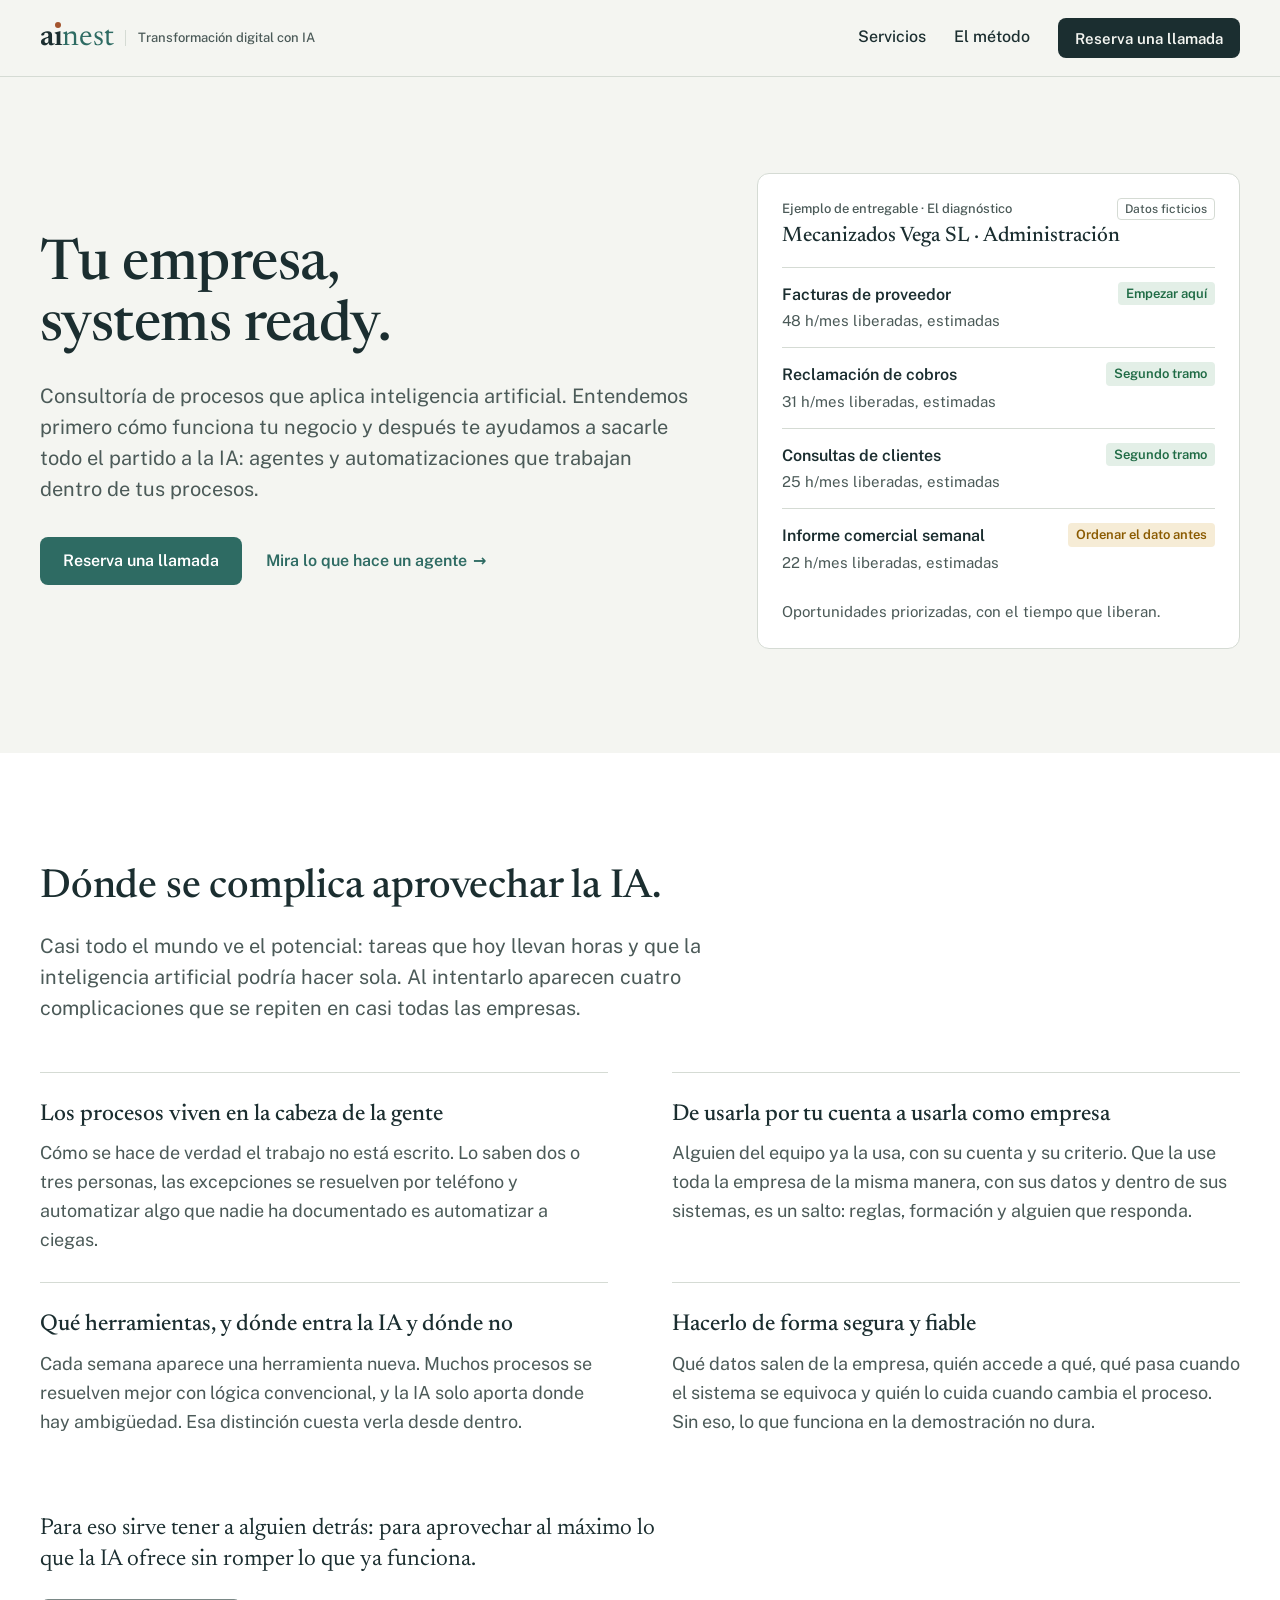
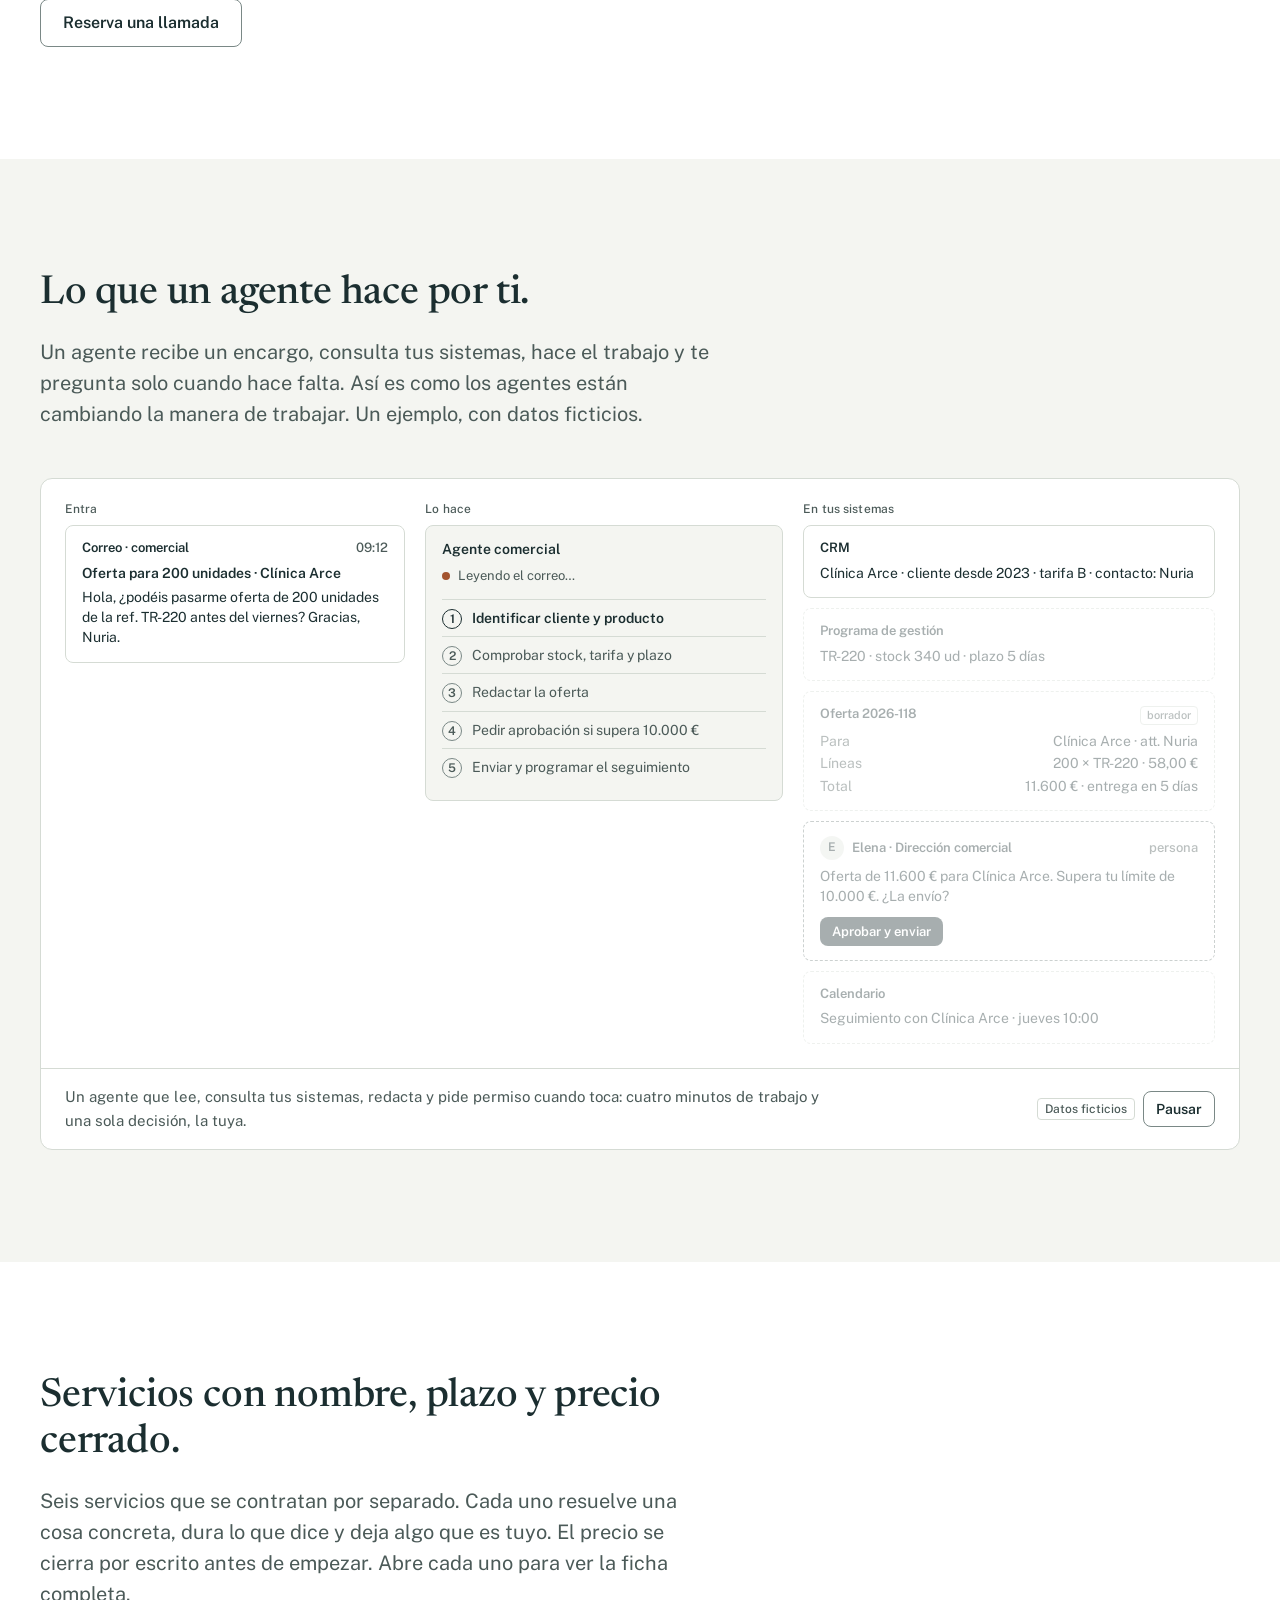
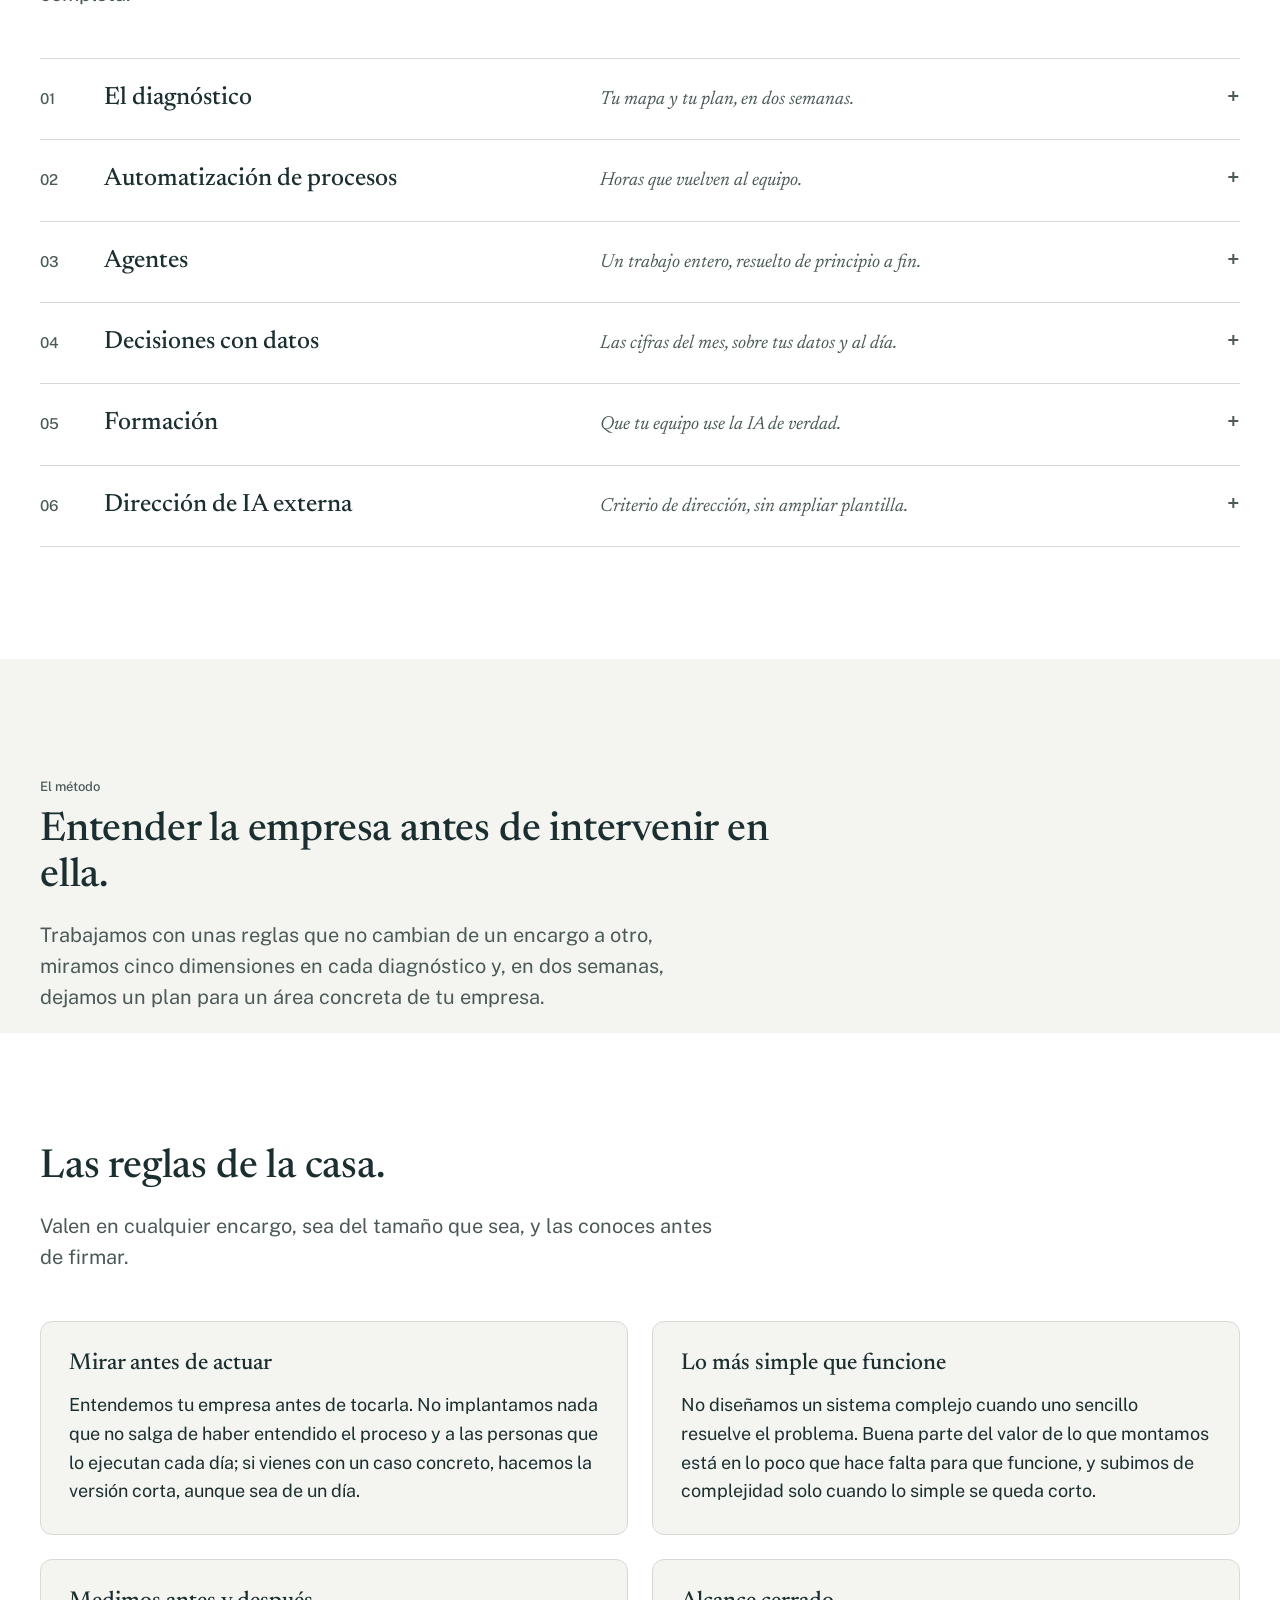
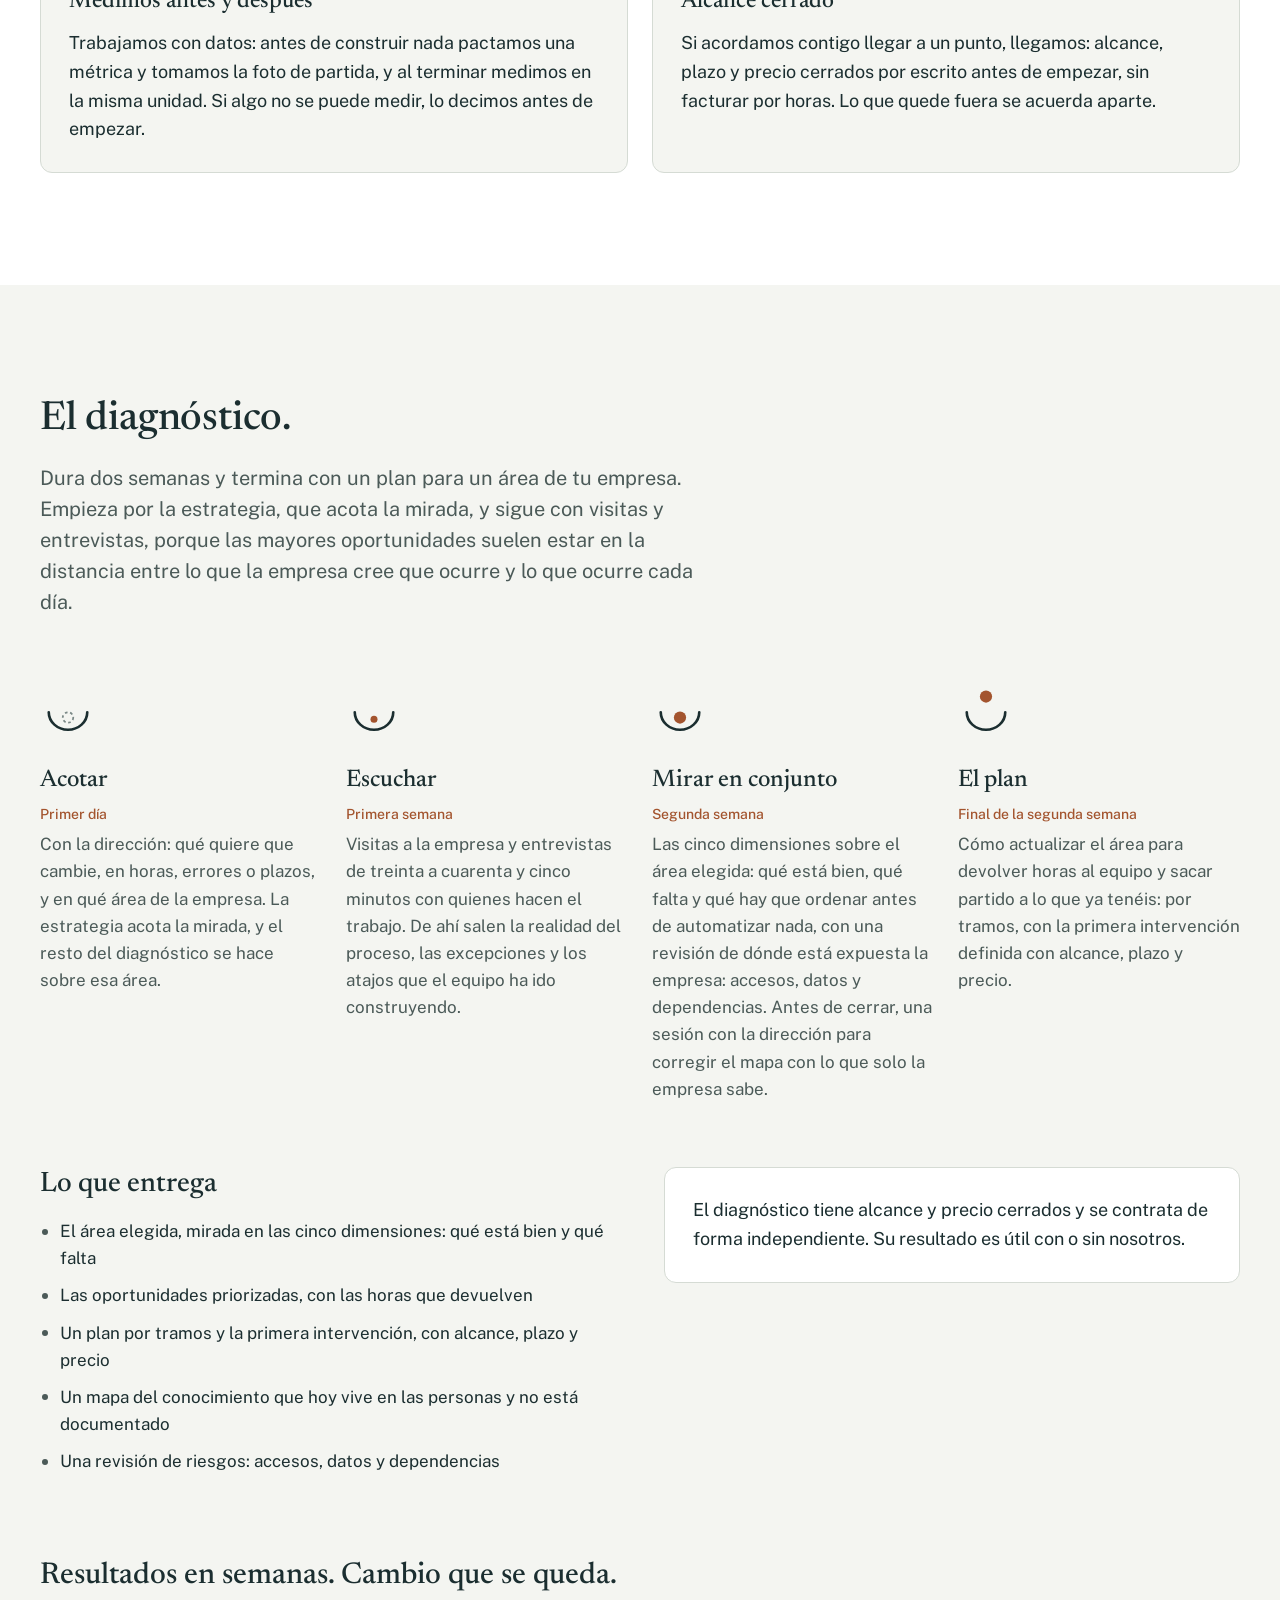
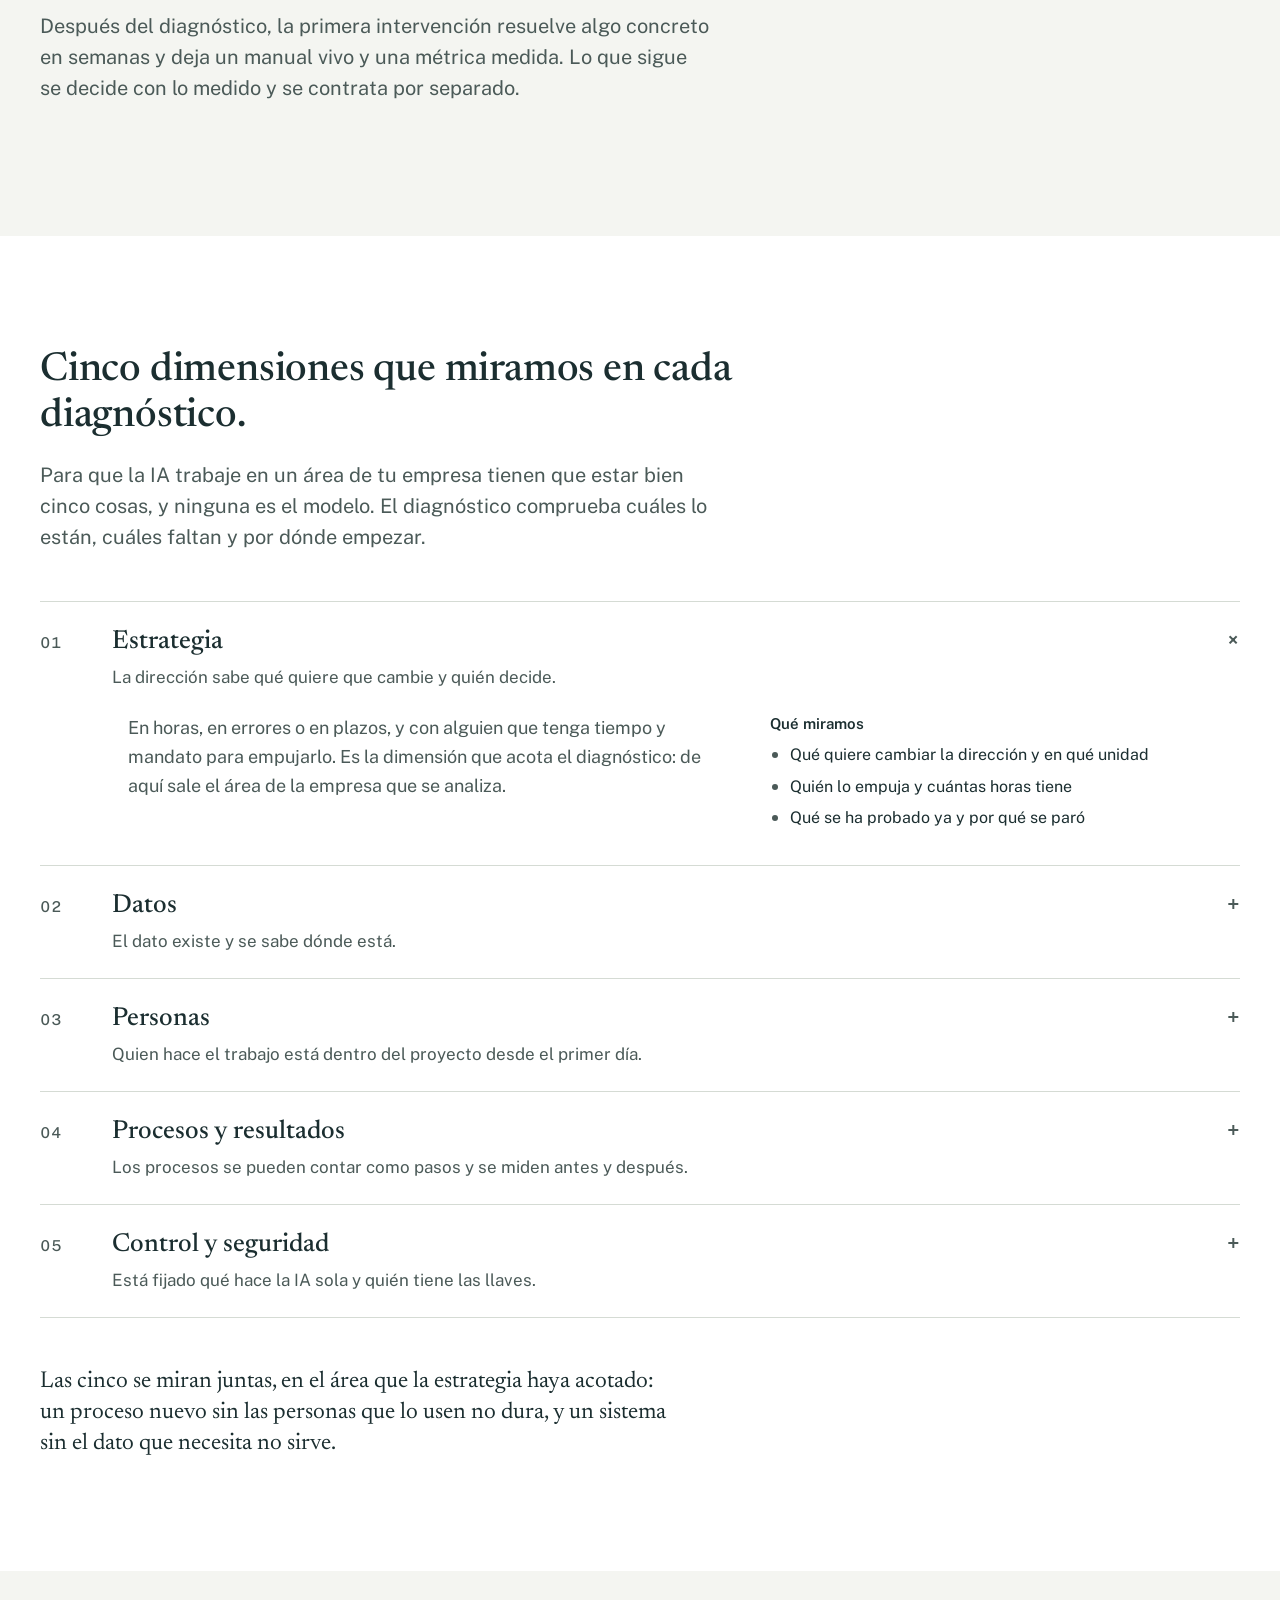
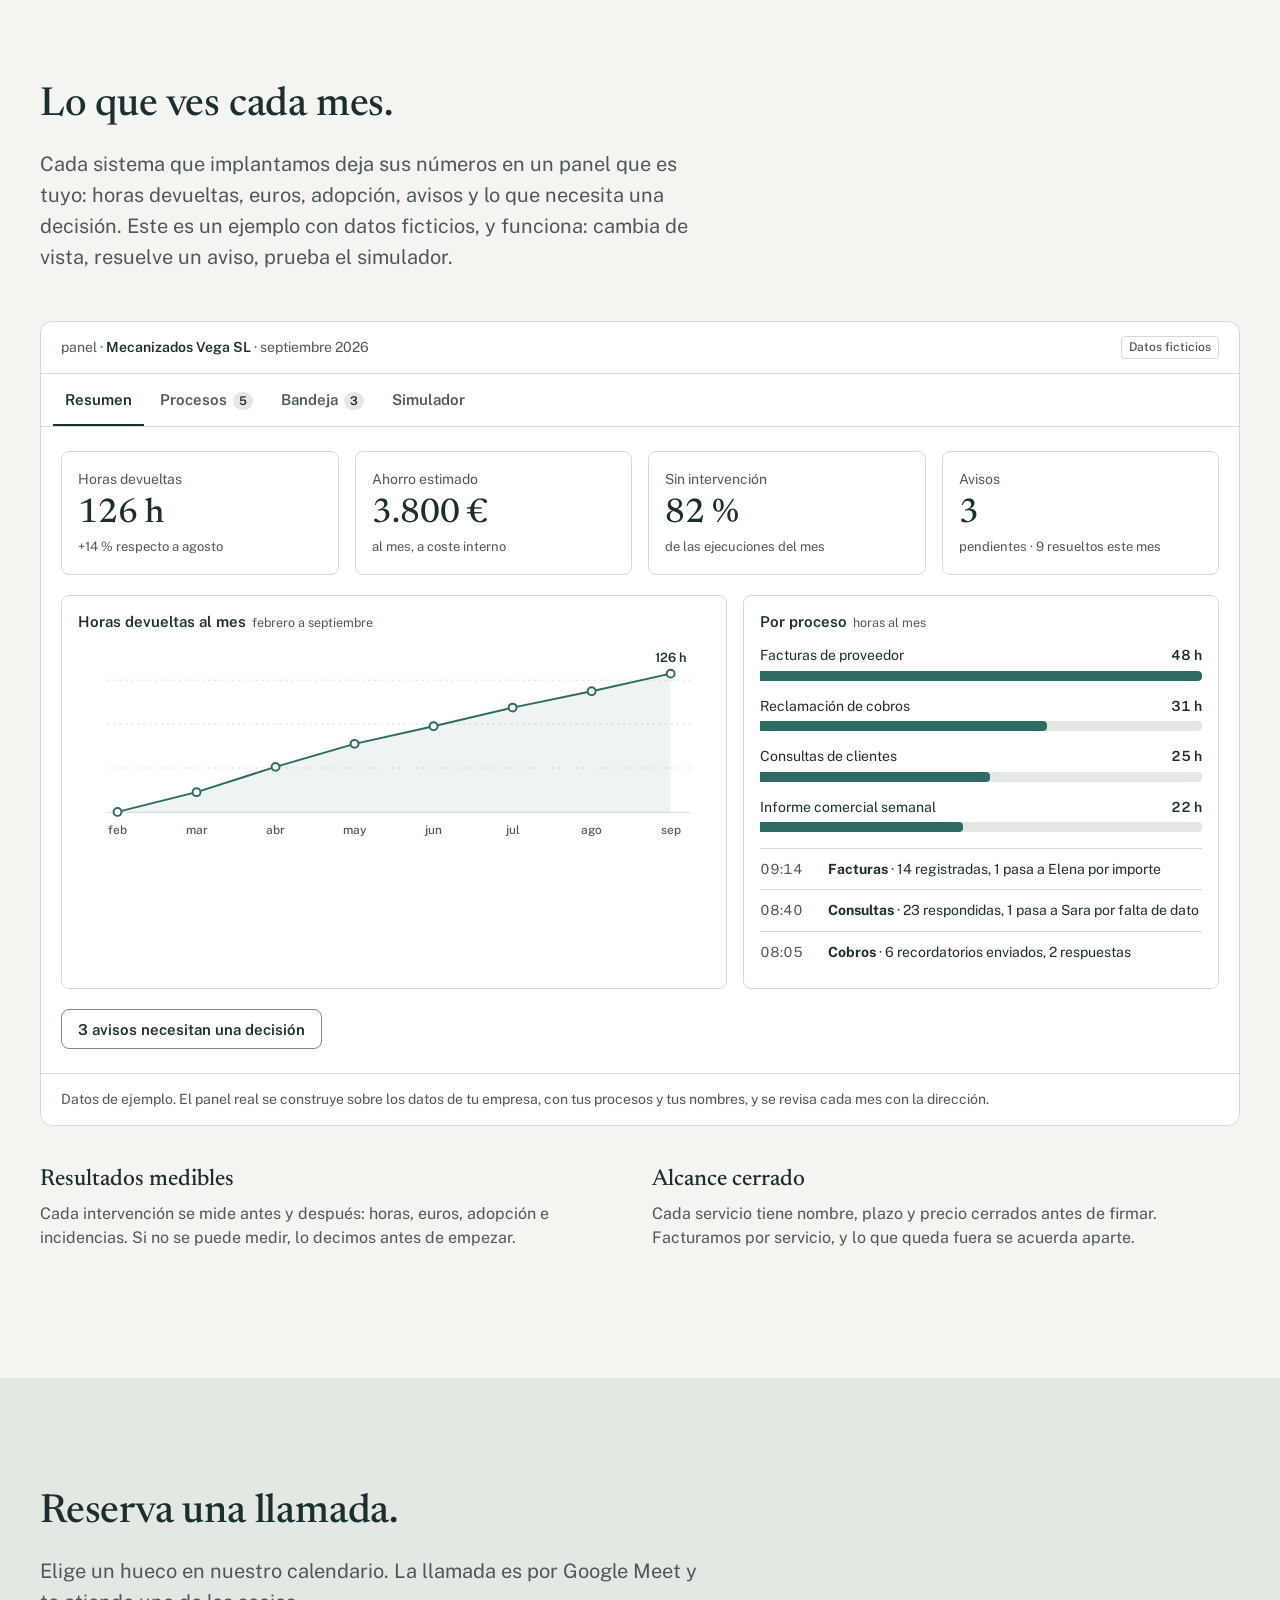
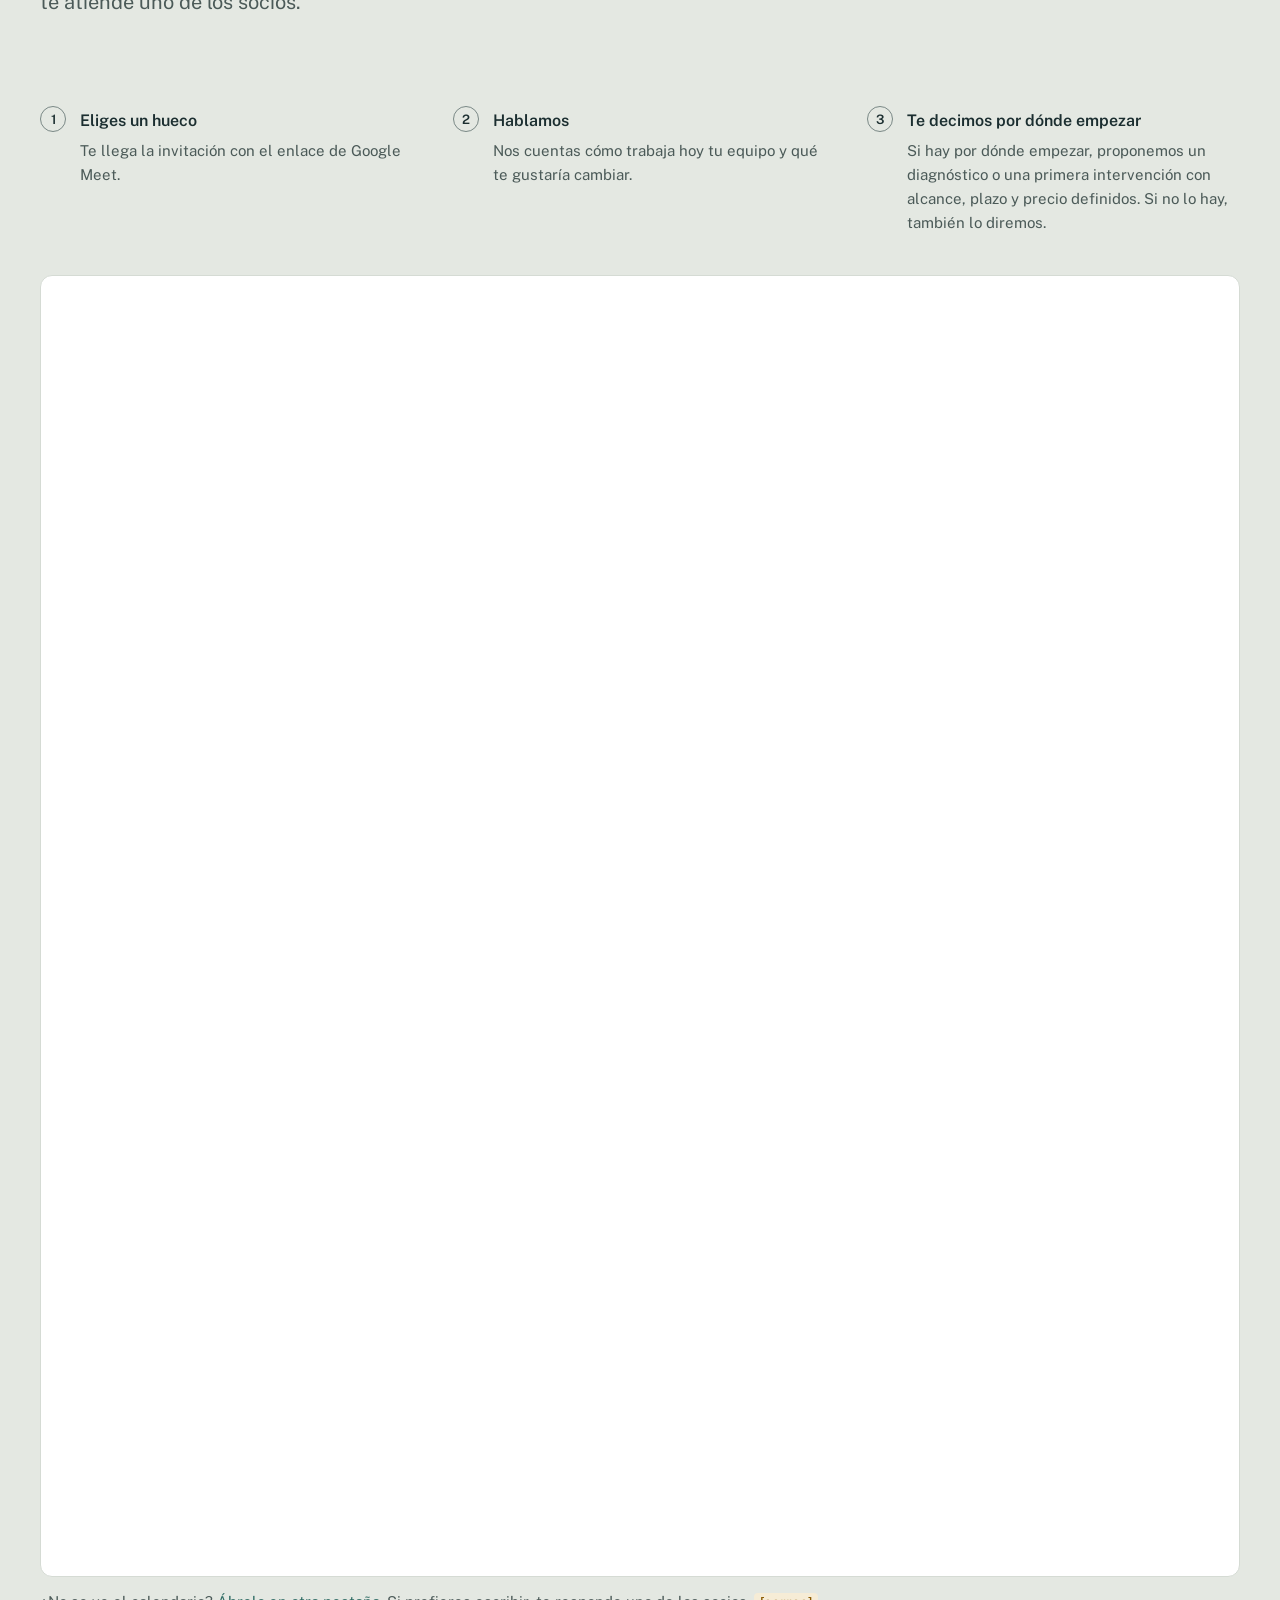
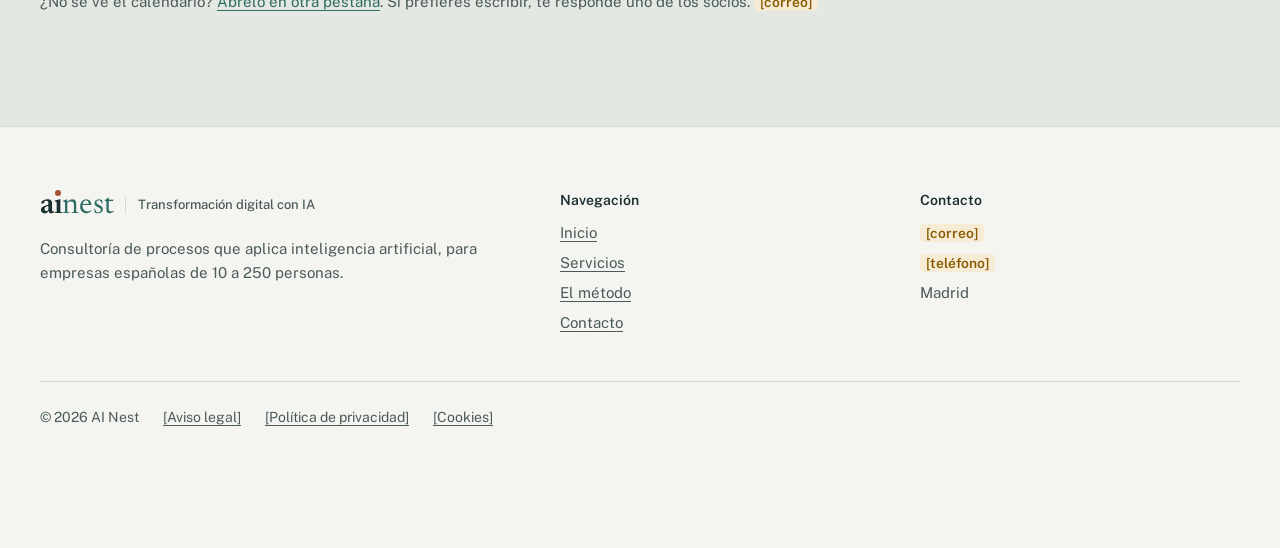
<file: pedro/index.html>
<!doctype html>
<html lang="es" data-final data-paleta="musgo" data-tema="claro" data-fases="A" data-marca="unida" data-logo="1" data-eslogan="v12" data-hero="v12" data-precio="cerrado" data-contacto="form">
<head>
<meta charset="utf-8">
<meta name="viewport" content="width=device-width, initial-scale=1">
<title>AI Nest · Consultoría de procesos que aplica IA</title>
<meta name="description" content="Consultoría de procesos que aplica inteligencia artificial, para empresas españolas de 10 a 250 personas.">
<meta name="robots" content="noindex">
<link rel="icon" href="assets/favicon-final.svg" type="image/svg+xml">
<link rel="preconnect" href="https://fonts.googleapis.com"><link rel="preconnect" href="https://fonts.gstatic.com" crossorigin>
<link rel="stylesheet" href="https://fonts.googleapis.com/css2?family=Newsreader:ital,opsz,wght@0,6..72,400..600;1,6..72,400..500&family=Public+Sans:wght@400;500;600;700&family=IBM+Plex+Sans:wght@400;500;600&family=IBM+Plex+Serif:ital,wght@0,400;0,500;0,600;1,400&family=Source+Sans+3:wght@400;500;600;700&family=Source+Serif+4:ital,opsz,wght@0,8..60,400..600;1,8..60,400&display=swap">
<link rel="stylesheet" href="assets/estilos.css?v=bd607a1f">
<script src="assets/sitio.js?v=6d9fb17f"></script>
</head>
<body>
<a class="saltar" href="#contenido">Saltar al contenido</a>
<header class="site">
  <div class="wrap">
    <a class="logo" href="index.html" aria-label="AI Nest, inicio">
      <span class="marcas" aria-hidden="true"><span class="lg" data-l="1"><span class="marca-tx">a<span class="i">ı</span><span class="esp"> </span><span class="ns">nest</span></span></span></span>
      <span class="bj" aria-hidden="true"><span data-s="v12">Transformación digital con IA</span></span>
    </a>
    <button class="navtog" type="button" aria-expanded="false" aria-controls="nav">Menú</button>
    <nav class="nav" id="nav" aria-label="Principal">
      <a href="index.html#servicios">Servicios</a>
      <a href="index.html#metodo">El método</a>
      <a class="btn btn-tinta btn-sm" href="index.html#contacto">Reserva una llamada</a>
    </nav>
  </div>
</header>
<main id="contenido">
<section class="hero" aria-labelledby="hero-t">
  <div class="wrap">
    <div>
      <h1 id="hero-t">
        <span class="hero-t" data-h="v12"><span class="l1">Tu empresa,</span><span class="l2" aria-hidden="true"><span class="pal"><b class="on">AI</b><b>systems</b><b>process</b><b>future</b></span> ready.</span><span class="sr-only">AI ready.</span></span>
        
      </h1>
      <p class="entradilla">Consultoría de procesos que aplica inteligencia artificial. Entendemos primero cómo funciona tu negocio y después te ayudamos a sacarle todo el partido a la IA: agentes y automatizaciones que trabajan dentro de tus procesos.</p>
      <div class="acciones">
        <a class="btn btn-pri" href="index.html#contacto">Reserva una llamada</a>
        <a class="enlace-flecha" href="#agente">Mira lo que hace un agente</a>
      </div>
    </div>
    <aside class="entregable" aria-label="Ejemplo de entregable · El diagnóstico, con datos ficticios">
      <div class="top"><span class="eti">Ejemplo de entregable · El diagnóstico</span><span class="ficticio">Datos ficticios</span></div>
      <h3>Mecanizados Vega SL · Administración</h3>
      <ol><li><b>Facturas de proveedor</b><span class="estado si">Empezar aquí</span><span class="h">48 h/mes liberadas, estimadas</span></li><li><b>Reclamación de cobros</b><span class="estado si">Segundo tramo</span><span class="h">31 h/mes liberadas, estimadas</span></li><li><b>Consultas de clientes</b><span class="estado si">Segundo tramo</span><span class="h">25 h/mes liberadas, estimadas</span></li><li><b>Informe comercial semanal</b><span class="estado espera">Ordenar el dato antes</span><span class="h">22 h/mes liberadas, estimadas</span></li></ol>
      <p class="peq" style="margin:12px 0 0">Oportunidades priorizadas, con el tiempo que liberan.</p>
    </aside>
  </div>
</section>

<section class="sec alt" aria-labelledby="dolor-t">
  <div class="wrap">
    <div class="cab"><h2 id="dolor-t">Dónde se complica aprovechar la IA.</h2><p class="entradilla">Casi todo el mundo ve el potencial: tareas que hoy llevan horas y que la inteligencia artificial podría hacer sola. Al intentarlo aparecen cuatro complicaciones que se repiten en casi todas las empresas.</p></div>
    <div class="lista-dolor"><div><h3>Los procesos viven en la cabeza de la gente</h3><p>Cómo se hace de verdad el trabajo no está escrito. Lo saben dos o tres personas, las excepciones se resuelven por teléfono y automatizar algo que nadie ha documentado es automatizar a ciegas.</p></div><div><h3>De usarla por tu cuenta a usarla como empresa</h3><p>Alguien del equipo ya la usa, con su cuenta y su criterio. Que la use toda la empresa de la misma manera, con sus datos y dentro de sus sistemas, es un salto: reglas, formación y alguien que responda.</p></div><div><h3>Qué herramientas, y dónde entra la IA y dónde no</h3><p>Cada semana aparece una herramienta nueva. Muchos procesos se resuelven mejor con lógica convencional, y la IA solo aporta donde hay ambigüedad. Esa distinción cuesta verla desde dentro.</p></div><div><h3>Hacerlo de forma segura y fiable</h3><p>Qué datos salen de la empresa, quién accede a qué, qué pasa cuando el sistema se equivoca y quién lo cuida cuando cambia el proceso. Sin eso, lo que funciona en la demostración no dura.</p></div></div>
    <p class="cierre-frase">Para eso sirve tener a alguien detrás: para aprovechar al máximo lo que la IA ofrece sin romper lo que ya funciona.</p>
    <a class="btn btn-sec" href="index.html#contacto">Reserva una llamada</a>
  </div>
</section>

<section class="sec " id="agente" aria-labelledby="agente-t">
  <div class="wrap">
    <div class="cab"><h2 id="agente-t">Lo que un agente hace por ti.</h2><p class="entradilla">Un agente recibe un encargo, consulta tus sistemas, hace el trabajo y te pregunta solo cuando hace falta. Así es como los agentes están cambiando la manera de trabajar. Un ejemplo, con datos ficticios.</p></div>
    <figure class="peli" data-estados='["Leyendo el correo…","Consultando el CRM y el stock…","Redactando la oferta…","Esperando a Elena…","Enviada · seguimiento el jueves"]'>
  <div class="lienzo" aria-hidden="true">
    <div><div class="col-t">Entra</div>
      <div class="tarjeta"><div class="cab-t">Correo · comercial<span>09:12</span></div><div class="asunto">Oferta para 200 unidades · Clínica Arce</div><div>Hola, ¿podéis pasarme oferta de 200 unidades de la ref. TR-220 antes del viernes? Gracias, Nuria.</div></div>
    </div>
    <div><div class="col-t">Lo hace</div>
      <div class="agente"><div class="nom">Agente comercial</div><div class="estado-ag"></div>
        <ol class="pasos"><li><b>1</b>Identificar cliente y producto</li><li><b>2</b>Comprobar stock, tarifa y plazo</li><li><b>3</b>Redactar la oferta</li><li><b>4</b>Pedir aprobación si supera 10.000 €</li><li><b>5</b>Enviar y programar el seguimiento</li></ol></div>
    </div>
    <div><div class="col-t">En tus sistemas</div><div class="salidas"><div class="tarjeta" data-paso="0"><div class="cab-t">CRM</div><div>Clínica Arce · cliente desde 2023 · tarifa B · contacto: Nuria</div></div>
<div class="tarjeta" data-paso="1"><div class="cab-t">Programa de gestión</div><div>TR-220 · stock 340 ud · plazo 5 días</div></div>
<div class="tarjeta" data-paso="2"><div class="cab-t">Oferta 2026-118<span class="et">borrador</span></div><dl class="kv"><dt>Para</dt><dd>Clínica Arce · att. Nuria</dd><dt>Líneas</dt><dd>200 × TR-220 · 58,00 €</dd><dt>Total</dt><dd>11.600 € · entrega en 5 días</dd></dl></div>
<div class="tarjeta per" data-paso="3"><div class="quien"><span class="av">E</span>Elena · Dirección comercial<span class="tag">persona</span></div><div>Oferta de 11.600 € para Clínica Arce. Supera tu límite de 10.000 €. ¿La envío?</div>
        <span class="accion"><span class="a">Aprobar y enviar</span><span class="hh">Enviada</span></span></div>
<div class="tarjeta" data-paso="4"><div class="cab-t">Calendario</div><div>Seguimiento con Clínica Arce · jueves 10:00</div></div></div></div>
  </div>
  <p class="sr-only">Un agente comercial de ejemplo: recibe una petición de oferta por correo, identifica al cliente en el CRM, comprueba stock, tarifa y plazo en el programa de gestión, redacta la oferta, pide aprobación a Elena porque supera su límite, la envía y programa el seguimiento en el calendario.</p>
  <figcaption><p>Un agente que lee, consulta tus sistemas, redacta y pide permiso cuando toca: cuatro minutos de trabajo y una sola decisión, la tuya.</p><div class="ctl"><span class="ficticio">Datos ficticios</span><button type="button">Pausar</button></div></figcaption>
</figure>
  </div>
</section>

<section class="sec alt" id="servicios" aria-labelledby="srvd-t"><div class="wrap"><div class="cab"><h2 id="srvd-t">Servicios con nombre, plazo y precio cerrado.</h2><p class="entradilla">Seis servicios que se contratan por separado. Cada uno resuelve una cosa concreta, dura lo que dice y deja algo que es tuyo. El precio se cierra por escrito antes de empezar. Abre cada uno para ver la ficha completa.</p></div><div><details class="plegable" id="diagnostico">
    <summary><span class="n">01</span><h3 id="diagnostico-t">El diagnóstico</h3><span class="g">Tu mapa y tu plan, en dos semanas.</span><span class="mas" aria-hidden="true">+</span></summary>
    <div class="cuerpo"><div class="ficha">
      <div>
        
        
        <div class="texto"><p>Dos semanas para entender cómo trabaja la empresa y decidir con criterio por dónde empezar. Entrevistamos a la dirección y a las personas que ejecutan los procesos, ordenamos lo escuchado por áreas y dimensiones, lo priorizamos por impacto y esfuerzo y lo contrastamos con la dirección antes de cerrar el informe.</p><p>Termina con un plan priorizado y con la primera intervención definida. Su resultado es útil con o sin nosotros.</p></div>
        <p class="para"><b>Para quién.</b> La empresa que sabe que algo cuesta más de lo que debería y no sabe por dónde empezar, o la que ha probado herramientas y no ha pasado de la demostración.</p>
        <a class="enlace-flecha" href="index.html#metodo">Cómo se hace, paso a paso</a>
      </div>
      <div class="llevas">
        <h3>Qué te llevas</h3>
        <ul class="puntos"><li>Las oportunidades priorizadas, con el tiempo que liberan</li><li>Una hoja de ruta por tramos, al ritmo de la empresa</li><li>La primera intervención, con alcance, plazo y precio</li><li>Un mapa del conocimiento que hoy vive en las personas</li><li>Una revisión de riesgos: accesos, datos y dependencias</li></ul>
        <dl class="datos-ficha"><div><dt>Plazo</dt><dd>Dos semanas</dd></div><div><dt>Precio</dt><dd>Cerrado, por escrito antes de empezar</dd></div><div><dt>Cuándo encaja</dt><dd>Al principio, y también antes de una transformación por fases</dd></div><div><dt>Qué medimos</dt><dd>Las horas que libera cada oportunidad, estimadas</dd></div></dl>
        <div class="acciones" style="margin-top:24px"><a class="btn btn-sec" href="index.html#contacto">Reserva una llamada</a></div>
      </div>
    </div>
    </div>
  </details><details class="plegable" id="procesos">
    <summary><span class="n">02</span><h3 id="procesos-t">Automatización de procesos</h3><span class="g">Horas que vuelven al equipo.</span><span class="mas" aria-hidden="true">+</span></summary>
    <div class="cuerpo"><div class="ficha">
      <div>
        
        
        <div class="texto"><p>Procesos administrativos, comerciales u operativos rediseñados y automatizados uno a uno: facturas que se clasifican a mano, cobros que se reclaman tarde, informes que se montan cada mes copiando celdas. La persona que ejecuta el proceso trabaja dentro del proyecto desde el primer día.</p><p>Hacemos un mapa de los procesos del área con prioridad por horas liberadas, un prototipo con datos reales y la puesta en producción con formación. Cuando un proceso se resuelve con lógica convencional, sin inteligencia artificial, lo resolvemos así.</p></div>
        <p class="para"><b>Para quién.</b> Administraciones que cierran el mes copiando datos de un programa a otro, equipos comerciales que pierden horas preparando ofertas y operaciones que gestionan incidencias por correo.</p>
        
      </div>
      <div class="llevas">
        <h3>Qué te llevas</h3>
        <ul class="puntos"><li>El proceso funcionando, con las horas medidas antes y después</li><li>El manual vivo del proceso: qué hace, por qué así y qué excepciones tiene, propiedad de la empresa</li><li>El equipo formado en el proceso nuevo</li></ul>
        <dl class="datos-ficha"><div><dt>Plazo</dt><dd>Dos a cuatro semanas por proceso</dd></div><div><dt>Precio</dt><dd>Cerrado por proceso</dd></div><div><dt>Cuándo encaja</dt><dd>Como primera obra tras el diagnóstico, o directamente si el proceso está claro</dd></div><div><dt>Qué medimos</dt><dd>Horas por semana antes y después</dd></div></dl>
        <div class="acciones" style="margin-top:24px"><a class="btn btn-sec" href="index.html#contacto">Reserva una llamada</a></div>
      </div>
    </div>
    <div style="margin-top:48px"><figure class="peli" data-estados='["Leyendo la factura…","Comprobando proveedor y pedido…","Clasificando el concepto…","Esperando a Elena…","Registrada · asiento 2026/1143"]'>
  <div class="lienzo" aria-hidden="true">
    <div><div class="col-t">Entra</div>
      <div class="tarjeta"><div class="cab-t">Correo · administración<span>09:12</span></div><div class="asunto">Factura 2026-0917 · Suministros Ibáñez</div><div>Buenos días, os adjunto la factura del pedido 4471. Vencimiento a 30 días. Un saludo, Carmen.</div><span class="adj">factura-0917.pdf · 84 KB</span></div>
    </div>
    <div><div class="col-t">Lo hace</div>
      <div class="agente"><div class="nom">Automatización de facturas</div><div class="estado-ag"></div>
        <ol class="pasos"><li><b>1</b>Capturar el dato</li><li><b>2</b>Comprobar con reglas</li><li><b>3</b>Clasificar el concepto</li><li><b>4</b>Aprobar si supera 2.000 €</li><li><b>5</b>Registrar y programar el pago</li></ol></div>
    </div>
    <div><div class="col-t">En tus sistemas</div><div class="salidas"><div class="tarjeta" data-paso="0"><div class="cab-t">Captura del dato<span class="et">sin IA</span></div><dl class="kv"><dt>Proveedor</dt><dd>Suministros Ibáñez SL</dd><dt>Nº factura</dt><dd>2026-0917</dd><dt>Pedido</dt><dd>4471</dd><dt>Total</dt><dd>2.480,00 €</dd></dl></div>
<div class="tarjeta" data-paso="1"><div class="cab-t">Comprobaciones</div><dl class="kv"><dt>Proveedor dado de alta</dt><dd>regla</dd><dt>Coincide con el pedido 4471</dt><dd>regla</dd></dl></div>
<div class="tarjeta" data-paso="2"><div class="cab-t">Concepto<span class="et">IA</span></div><div>Mantenimiento de maquinaria</div></div>
<div class="tarjeta per" data-paso="3"><div class="quien"><span class="av">E</span>Elena · Administración<span class="tag">persona</span></div><div>Más de 2.000 €: necesita tu aprobación.</div>
        <span class="accion"><span class="a">Aprobar el pago</span><span class="hh">Aprobado</span></span></div>
<div class="tarjeta" data-paso="4"><div class="cab-t">Programa de contabilidad</div><div>Registrada · asiento 2026/1143</div><div>Pago programado para el 18/10/2026</div></div></div></div>
  </div>
  <p class="sr-only">Una factura de proveedor, de principio a fin: entra por correo, el dato se captura y se comprueba con reglas, la IA clasifica el concepto, Elena aprueba el pago porque supera el límite y el programa de contabilidad la registra.</p>
  <figcaption><p>De la bandeja de entrada al pago programado, sin copiar nada a mano. Una sola decisión humana: la de Elena.</p><div class="ctl"><span class="ficticio">Datos ficticios</span><button type="button">Pausar</button></div></figcaption>
</figure></div></div>
  </details><details class="plegable" id="agentes">
    <summary><span class="n">03</span><h3 id="agentes-t">Agentes</h3><span class="g">Un trabajo entero, resuelto de principio a fin.</span><span class="mas" aria-hidden="true">+</span></summary>
    <div class="cuerpo"><div class="ficha">
      <div>
        
        
        <div class="texto"><p>Sistemas que resuelven un trabajo completo: atender una consulta, tramitar una solicitud, cualificar un contacto. Trabajan con el criterio de la empresa, que capturamos de quien hace hoy ese trabajo, y con supervisión humana allí donde hay riesgo.</p><p>Antes de construirlo, definimos qué casos resuelve solo, cuáles pasa a una persona y cómo se registra cada decisión.</p></div>
        <p class="para"><b>Para quién.</b> Consultas que se repiten, solicitudes que hay que tramitar una a una y contactos que hay que cualificar antes de que los vea una persona.</p>
        
      </div>
      <div class="llevas">
        <h3>Qué te llevas</h3>
        <ul class="puntos"><li>El agente en producción, con el porcentaje de casos que resuelve sin intervención, medido</li><li>El registro de lo que hace y de lo que deriva a una persona</li><li>El manual del agente y los criterios con los que decide</li></ul>
        <dl class="datos-ficha"><div><dt>Plazo</dt><dd>Cuatro a seis semanas</dd></div><div><dt>Precio</dt><dd>Cerrado</dd></div><div><dt>Cuándo encaja</dt><dd>Cuando el trabajo que va a resolver está claro y medido</dd></div><div><dt>Qué medimos</dt><dd>Porcentaje de casos resueltos sin intervención</dd></div></dl>
        <div class="acciones" style="margin-top:24px"><a class="btn btn-sec" href="index.html#contacto">Reserva una llamada</a></div>
      </div>
    </div>
    <div style="margin-top:48px"><figure class="peli" data-estados='["Leyendo el mensaje…","Consultando contrato e historial…","Buscando hueco antes de las 12:00…","Confirmando la cita…","Hecho en dos minutos"]'>
  <div class="lienzo" aria-hidden="true">
    <div><div class="col-t">Entra</div>
      <div class="tarjeta"><div class="cab-t">Logística Ondo · WhatsApp<span>09:41</span></div><div class="asunto">Carretilla 4</div><div>Buenos días, la carretilla 4 no arranca y tenemos carga a las 12:00. ¿Podéis venir?</div></div>
    </div>
    <div><div class="col-t">Lo hace</div>
      <div class="agente"><div class="nom">Agente de servicio técnico</div><div class="estado-ag"></div>
        <ol class="pasos"><li><b>1</b>Identificar cliente y equipo</li><li><b>2</b>Ver contrato e historial</li><li><b>3</b>Buscar hueco de un técnico</li><li><b>4</b>Proponer la cita y confirmarla</li><li><b>5</b>Crear la orden y avisar al técnico</li></ol></div>
    </div>
    <div><div class="col-t">En tus sistemas</div><div class="salidas"><div class="tarjeta" data-paso="0"><div class="cab-t">Programa de gestión</div><div>Logística Ondo · cliente 1180</div></div>
<div class="tarjeta" data-paso="1"><div class="cab-t">Historial y contrato</div><div>Contrato premium · respuesta en 4 h</div><div>Carretilla 4 · última revisión 12/06 · batería sustituida</div></div>
<div class="tarjeta" data-paso="2"><div class="cab-t">Agenda de técnicos · hoy</div><div>Nacho · 10:30 · a 25 minutos</div></div>
<div class="tarjeta" data-paso="3"><div class="cab-t">Respuesta al cliente<span class="et">enviado</span></div><div>Nacho llega hoy a las 10:30, antes de la carga. Lleva el historial de la carretilla 4.</div></div>
<div class="tarjeta per" data-paso="4"><div class="quien"><span class="av">N</span>Nacho · técnico<span class="tag">persona</span></div><div>Hoy 10:30 · Logística Ondo. Carretilla 4 no arranca. Historial y contrato adjuntos.</div>
        <span class="accion"><span class="hh">Orden 5520 · en ruta</span></span></div></div></div>
  </div>
  <p class="sr-only">Un agente de servicio técnico de ejemplo: recibe una incidencia por WhatsApp, consulta el contrato y el historial del equipo, busca un hueco en la agenda de los técnicos, confirma la cita al cliente, crea la orden de trabajo y avisa al técnico con todo lo que necesita.</p>
  <figcaption><p>De la incidencia a la cita en dos minutos, con el contrato, el historial y la agenda delante y sin llamadas cruzadas.</p><div class="ctl"><span class="ficticio">Datos ficticios</span><button type="button">Pausar</button></div></figcaption>
</figure></div></div>
  </details><details class="plegable" id="datos">
    <summary><span class="n">04</span><h3 id="datos-t">Decisiones con datos</h3><span class="g">Las cifras del mes, sobre tus datos y al día.</span><span class="mas" aria-hidden="true">+</span></summary>
    <div class="cuerpo"><div class="ficha">
      <div>
        
        
        <div class="texto"><p>Partimos de las preguntas que la dirección se hace cada mes y que hoy se responden tarde o a ojo. Conectamos los datos reales de la empresa, construimos el cuadro de mando y un asistente al que preguntarle en lenguaje corriente, y acordamos una rutina de uso.</p><p>Antes de construir el panel ponemos en orden la captura: qué dato entra, desde dónde y con qué nombre. Sin eso, el panel miente.</p></div>
        <p class="para"><b>Para quién.</b> La dirección que cada mes se pregunta lo mismo, margen por línea, cobros pendientes, carga por persona, y lo responde tarde o a ojo.</p>
        
      </div>
      <div class="llevas">
        <h3>Qué te llevas</h3>
        <ul class="puntos"><li>Un panel con las cifras que importan, sobre datos propios</li><li>Una rutina mensual de revisión con la dirección</li><li>La documentación de las fuentes y de cada cálculo</li></ul>
        <dl class="datos-ficha"><div><dt>Plazo</dt><dd>Dos a tres semanas</dd></div><div><dt>Precio</dt><dd>Cerrado</dd></div><div><dt>Cuándo encaja</dt><dd>Cuando la dirección quiere ver sus cifras antes de decidir nada más</dd></div><div><dt>Qué medimos</dt><dd>Preguntas de dirección respondidas con dato al día</dd></div></dl>
        <div class="acciones" style="margin-top:24px"><a class="btn btn-sec" href="index.html#contacto">Reserva una llamada</a></div>
      </div>
    </div>
    <div style="margin-top:48px"><figure class="peli" data-estados='["Capturando…","Ordenando…","Actualizando el cuadro…","Revisando rangos…","Actualizado hoy a las 07:05"]'>
  <div class="lienzo" aria-hidden="true">
    <div><div class="col-t">Entra</div>
      <div class="tarjeta"><div class="cab-t">Tres fuentes<span>07:05</span></div><div class="asunto">Ventas, facturación y banco</div><div>Hoja de ventas.xlsx · actualizada a mano ayer. Programa de facturación · al día. Banco · movimientos · al día.</div></div>
    </div>
    <div><div class="col-t">Lo hace</div>
      <div class="agente"><div class="nom">Cuadro de dirección</div><div class="estado-ag"></div>
        <ol class="pasos"><li><b>1</b>Capturar las tres fuentes</li><li><b>2</b>Un nombre por dato</li><li><b>3</b>Actualizar el cuadro</li><li><b>4</b>Señalar lo que cambia</li><li><b>5</b>Responder a la dirección</li></ol></div>
    </div>
    <div><div class="col-t">En tus sistemas</div><div class="salidas"><div class="tarjeta" data-paso="0"><div class="cab-t">Captura y orden<span class="et">sin IA</span></div><dl class="kv"><dt>Ventas por línea</dt><dd>de la hoja</dd><dt>Cobros pendientes</dt><dd>de facturación</dd><dt>Saldo y previsión</dt><dd>del banco</dd></dl></div>
<div class="tarjeta" data-paso="2"><div class="cab-t">Septiembre · cuadro de dirección<span class="et">al día</span></div><dl class="kv"><dt>Ventas</dt><dd>184.200 € · +6 %</dd><dt>Margen</dt><dd>31 % · −2 puntos</dd><dt>Por cobrar</dt><dd>42.900 € · 41 facturas</dd></dl></div>
<div class="tarjeta" data-paso="3"><div class="cab-t">Aviso</div><div>El margen de la línea B cae 4 puntos. Revisar el precio antes del cierre.</div></div>
<div class="tarjeta per" data-paso="4"><div class="quien"><span class="av">D</span>¿Quién lleva más de 60 días sin pagar?<span class="tag">persona</span></div><div>7 clientes, 18.400 €. Los tres mayores: Transportes Riba, Hotel Miramar y Gestoría Prado.</div>
        <span class="accion"><span class="hh">Respuesta sobre tus datos</span></span></div></div></div>
  </div>
  <p class="sr-only">Las cifras del mes sin montar el Excel: tres fuentes se capturan y se ordenan con un nombre por dato, el cuadro de dirección se actualiza solo y señala lo que cambia, y la dirección puede preguntar en lenguaje corriente sobre sus propios datos.</p>
  <figcaption><p>Las cifras del mes, sin montar el Excel. Y una pregunta con respuesta.</p><div class="ctl"><span class="ficticio">Datos ficticios</span><button type="button">Pausar</button></div></figcaption>
</figure></div></div>
  </details><details class="plegable" id="formacion">
    <summary><span class="n">05</span><h3 id="formacion-t">Formación</h3><span class="g">Que tu equipo use la IA de verdad.</span><span class="mas" aria-hidden="true">+</span></summary>
    <div class="cuerpo"><div class="ficha">
      <div>
        
        
        <div class="texto"><p>Para equipos y para la dirección, a partir de las herramientas que la empresa ya utiliza y de casos reales de su propio trabajo. Desde una jornada para un equipo hasta un programa de varias semanas para toda la empresa, siempre con el trabajo diario como material.</p><p>El objetivo es que el equipo use la inteligencia artificial con criterio propio y con las reglas de la empresa, y que lo aprendido siga creciendo cuando la formación termina.</p></div>
        <p class="para"><b>Para quién.</b> Equipos que ya usan la IA cada uno por su cuenta, y direcciones que quieren reglas y criterio antes de que el uso se extienda sin ellos.</p>
        
      </div>
      <div class="llevas">
        <h3>Qué te llevas</h3>
        <ul class="puntos"><li>Una biblioteca propia de usos que el equipo sigue ampliando</li><li>Reglas de uso y de datos por escrito</li><li>Un responsable interno que la mantiene viva</li></ul>
        <dl class="datos-ficha"><div><dt>Plazo</dt><dd>De una jornada a seis semanas, según formato</dd></div><div><dt>Precio</dt><dd>Cerrado por formato</dd></div><div><dt>Cuándo encaja</dt><dd>En cualquier momento; encaja bien junto a la primera obra</dd></div><div><dt>Qué medimos</dt><dd>Usos incorporados al trabajo diario</dd></div></dl>
        <div class="acciones" style="margin-top:24px"><a class="btn btn-sec" href="index.html#contacto">Reserva una llamada</a></div>
      </div>
    </div>
    </div>
  </details><details class="plegable" id="direccion">
    <summary><span class="n">06</span><h3 id="direccion-t">Dirección de IA externa</h3><span class="g">Criterio de dirección, sin ampliar plantilla.</span><span class="mas" aria-hidden="true">+</span></summary>
    <div class="cuerpo"><div class="ficha">
      <div>
        
        
        <div class="texto"><p>Acompañamiento continuo a la dirección: prioridades, decisiones de compra, seguimiento de lo implantado y formación de refresco. Cubre la función de un responsable de inteligencia artificial sin incorporar el puesto.</p></div>
        <p class="para"><b>Para quién.</b> Direcciones que reciben una propuesta de inteligencia artificial cada semana y quieren a alguien de su lado para decidir cuáles merecen la pena.</p>
        
      </div>
      <div class="llevas">
        <h3>Qué te llevas</h3>
        <ul class="puntos"><li>Una sesión mensual con la dirección y un plan que se revisa</li><li>Criterio en cada decisión de compra o de proveedor</li><li>Seguimiento de lo implantado y de lo que viene</li></ul>
        <dl class="datos-ficha"><div><dt>Plazo</dt><dd>Cuota mensual, por niveles</dd></div><div><dt>Precio</dt><dd>Cuota cerrada por nivel</dd></div><div><dt>Cuándo encaja</dt><dd>Después del diagnóstico, cuando hay un plan que seguir</dd></div><div><dt>Qué medimos</dt><dd>Decisiones tomadas y seguimiento del plan</dd></div></dl>
        <div class="acciones" style="margin-top:24px"><a class="btn btn-sec" href="index.html#contacto">Reserva una llamada</a></div>
      </div>
    </div>
    </div>
  </details></div></div></section>

<div id="metodo"></div>

<section class="sec" aria-labelledby="met-t" style="padding-bottom:0"><div class="wrap"><div class="cab" style="margin-bottom:0"><span class="eti">El método</span><h2 id="met-t">Entender la empresa antes de intervenir en ella.</h2><p class="entradilla">Trabajamos con unas reglas que no cambian de un encargo a otro, miramos cinco dimensiones en cada diagnóstico y, en dos semanas, dejamos un plan para un área concreta de tu empresa.</p></div></div></section>

<section class="sec alt" id="reglas" aria-labelledby="reglas-t">
  <div class="wrap">
    <div class="cab"><h2 id="reglas-t">Las reglas de la casa.</h2><p class="entradilla">Valen en cualquier encargo, sea del tamaño que sea, y las conoces antes de firmar.</p></div>
    <div class="reglas"><div class="caja"><h3>Mirar antes de actuar</h3><p>Entendemos tu empresa antes de tocarla. No implantamos nada que no salga de haber entendido el proceso y a las personas que lo ejecutan cada día; si vienes con un caso concreto, hacemos la versión corta, aunque sea de un día.</p></div><div class="caja"><h3>Lo más simple que funcione</h3><p>No diseñamos un sistema complejo cuando uno sencillo resuelve el problema. Buena parte del valor de lo que montamos está en lo poco que hace falta para que funcione, y subimos de complejidad solo cuando lo simple se queda corto.</p></div><div class="caja"><h3>Medimos antes y después</h3><p>Trabajamos con datos: antes de construir nada pactamos una métrica y tomamos la foto de partida, y al terminar medimos en la misma unidad. Si algo no se puede medir, lo decimos antes de empezar.</p></div><div class="caja"><h3>Alcance cerrado</h3><p>Si acordamos contigo llegar a un punto, llegamos: alcance, plazo y precio cerrados por escrito antes de empezar, sin facturar por horas. Lo que quede fuera se acuerda aparte.</p></div></div>
  </div>
</section>

<section class="sec " id="diagnostico-metodo" aria-labelledby="diag-t">
  <div class="wrap">
    <div class="cab"><h2 id="diag-t">El diagnóstico.</h2><p class="entradilla">Dura dos semanas y termina con un plan para un área de tu empresa. Empieza por la estrategia, que acota la mirada, y sigue con visitas y entrevistas, porque las mayores oportunidades suelen estar en la distancia entre lo que la empresa cree que ocurre y lo que ocurre cada día.</p></div>
    <ol class="fases f4 " style="list-style:none;padding:0;margin:0">
    <li class="fase"><div class="sisA" aria-hidden="true"><svg viewBox="0 0 64 64"><path class="cont" d="M10 30 a22 20 0 0 0 44 0"/><circle class="pt-v" cx="32" cy="36" r="6"/></svg></div>
      <h3><span class="sr-only">Paso 1. </span>Acotar</h3><div class="cuando">Primer día</div>
      <p>Con la dirección: qué quiere que cambie, en horas, errores o plazos, y en qué área de la empresa. La estrategia acota la mirada, y el resto del diagnóstico se hace sobre esa área.</p></li>
    <li class="fase"><div class="sisA" aria-hidden="true"><svg viewBox="0 0 64 64"><path class="cont" d="M10 30 a22 20 0 0 0 44 0"/><circle class="pt" cx="32" cy="38" r="4"/></svg></div>
      <h3><span class="sr-only">Paso 2. </span>Escuchar</h3><div class="cuando">Primera semana</div>
      <p>Visitas a la empresa y entrevistas de treinta a cuarenta y cinco minutos con quienes hacen el trabajo. De ahí salen la realidad del proceso, las excepciones y los atajos que el equipo ha ido construyendo.</p></li>
    <li class="fase"><div class="sisA" aria-hidden="true"><svg viewBox="0 0 64 64"><path class="cont" d="M10 30 a22 20 0 0 0 44 0"/><circle class="pt" cx="32" cy="36" r="7"/></svg></div>
      <h3><span class="sr-only">Paso 3. </span>Mirar en conjunto</h3><div class="cuando">Segunda semana</div>
      <p>Las cinco dimensiones sobre el área elegida: qué está bien, qué falta y qué hay que ordenar antes de automatizar nada, con una revisión de dónde está expuesta la empresa: accesos, datos y dependencias. Antes de cerrar, una sesión con la dirección para corregir el mapa con lo que solo la empresa sabe.</p></li>
    <li class="fase"><div class="sisA" aria-hidden="true"><svg viewBox="0 0 64 64"><path class="cont" d="M10 30 a22 20 0 0 0 44 0"/><circle class="pt" cx="32" cy="12" r="7"/></svg></div>
      <h3><span class="sr-only">Paso 4. </span>El plan</h3><div class="cuando">Final de la segunda semana</div>
      <p>Cómo actualizar el área para devolver horas al equipo y sacar partido a lo que ya tenéis: por tramos, con la primera intervención definida con alcance, plazo y precio.</p></li>
  </ol>
    <div class="entrega-caja">
      <div><h3 style="margin-bottom:16px">Lo que entrega</h3><ul class="puntos"><li>El área elegida, mirada en las cinco dimensiones: qué está bien y qué falta</li><li>Las oportunidades priorizadas, con las horas que devuelven</li><li>Un plan por tramos y la primera intervención, con alcance, plazo y precio</li><li>Un mapa del conocimiento que hoy vive en las personas y no está documentado</li><li>Una revisión de riesgos: accesos, datos y dependencias</li></ul></div>
      <div class="caja"><p style="margin-bottom:0">El diagnóstico tiene alcance y precio cerrados y se contrata de forma independiente. Su resultado es útil con o sin nosotros.</p></div>
    </div>
    <div style="margin-top:72px;max-width:44rem"><h3 style="font-size:30px">Resultados en semanas. Cambio que se queda.</h3><p class="entradilla" style="margin-top:16px">Después del diagnóstico, la primera intervención resuelve algo concreto en semanas y deja un manual vivo y una métrica medida. Lo que sigue se decide con lo medido y se contrata por separado.</p>
      </div>
  </div>
</section>

<section class="sec alt" id="dimensiones" aria-labelledby="dim-t">
  <div class="wrap">
    <div class="cab"><h2 id="dim-t">Cinco dimensiones que miramos en cada diagnóstico.</h2><p class="entradilla">Para que la IA trabaje en un área de tu empresa tienen que estar bien cinco cosas, y ninguna es el modelo. El diagnóstico comprueba cuáles lo están, cuáles faltan y por dónde empezar.</p></div>
    <div class="dims"><details class="dim" open>
      <summary><span class="n">01</span><span><h3>Estrategia</h3><span class="f">La dirección sabe qué quiere que cambie y quién decide.</span></span><span class="mas" aria-hidden="true">+</span></summary>
      <div class="cuerpo"><p>En horas, en errores o en plazos, y con alguien que tenga tiempo y mandato para empujarlo. Es la dimensión que acota el diagnóstico: de aquí sale el área de la empresa que se analiza.</p><div><h4>Qué miramos</h4><ul class="puntos"><li>Qué quiere cambiar la dirección y en qué unidad</li><li>Quién lo empuja y cuántas horas tiene</li><li>Qué se ha probado ya y por qué se paró</li></ul></div></div>
    </details><details class="dim">
      <summary><span class="n">02</span><span><h3>Datos</h3><span class="f">El dato existe y se sabe dónde está.</span></span><span class="mas" aria-hidden="true">+</span></summary>
      <div class="cuerpo"><p>Para que un sistema trabaje, el dato tiene que tener un sitio con nombre y llegar siempre en el mismo formato. En muchas empresas vive en hojas de cálculo, en el correo y en WhatsApp, y ordenarlo suele ser la primera intervención.</p><div><h4>Qué miramos</h4><ul class="puntos"><li>Dónde se captura cada dato y quién lo mete</li><li>Si llega en un formato fijo o cada vez de una manera</li><li>Si se puede exportar o consultar desde otro sistema</li></ul></div></div>
    </details><details class="dim">
      <summary><span class="n">03</span><span><h3>Personas</h3><span class="f">Quien hace el trabajo está dentro del proyecto desde el primer día.</span></span><span class="mas" aria-hidden="true">+</span></summary>
      <div class="cuerpo"><p>Y alguien de dentro se queda como responsable de que lo implantado siga vivo. Que parte del equipo ya use la IA por su cuenta es información, no un problema: dice por dónde empezar.</p><div><h4>Qué miramos</h4><ul class="puntos"><li>Quién hace el trabajo y qué sabe que no está escrito</li><li>Qué herramientas de IA se usan ya, con qué cuentas y con qué datos</li><li>Quién será el responsable interno y qué reglas de uso hay</li></ul></div></div>
    </details><details class="dim">
      <summary><span class="n">04</span><span><h3>Procesos y resultados</h3><span class="f">Los procesos se pueden contar como pasos y se miden antes y después.</span></span><span class="mas" aria-hidden="true">+</span></summary>
      <div class="cuerpo"><p>Un proceso se puede automatizar cuando dos personas lo harían igual y está claro qué parte es regla y qué parte necesita criterio. Se da por hecho cuando se mide, en horas a la semana y en la misma unidad, y cuando alguien lo cuida si cambia algo.</p><div><h4>Qué miramos</h4><ul class="puntos"><li>Si el proceso está escrito o vive en la cabeza de alguien</li><li>Qué parte es regla y qué parte necesita criterio</li><li>Cuántas horas cuesta hoy a la semana y quién lo cuidará después</li></ul></div></div>
    </details><details class="dim">
      <summary><span class="n">05</span><span><h3>Control y seguridad</h3><span class="f">Está fijado qué hace la IA sola y quién tiene las llaves.</span></span><span class="mas" aria-hidden="true">+</span></summary>
      <div class="cuerpo"><p>Antes de construir se decide hasta dónde llega el sistema por su cuenta (consulta, recomienda, redacta o envía) y quién confirma. Las cuentas, las claves y los datos son tuyos, y cada herramienta cumple con la protección de datos y con la normativa europea de IA.</p><div><h4>Qué miramos</h4><ul class="puntos"><li>Qué puede hacer el sistema solo y qué confirma una persona</li><li>Quién tiene cada acceso y cómo se revoca</li><li>Qué datos personales se tratan y qué obligaciones legales aplican</li></ul></div></div>
    </details></div>
    <p class="cierre-frase" style="margin-bottom:0">Las cinco se miran juntas, en el área que la estrategia haya acotado: un proceso nuevo sin las personas que lo usen no dura, y un sistema sin el dato que necesita no sirve.</p>
  </div>
</section>

<section class="sec " id="panel" aria-labelledby="panel-t">
  <div class="wrap">
    <div class="cab"><h2 id="panel-t">Lo que ves cada mes.</h2><p class="entradilla">Cada sistema que implantamos deja sus números en un panel que es tuyo: horas devueltas, euros, adopción, avisos y lo que necesita una decisión. Este es un ejemplo con datos ficticios, y funciona: cambia de vista, resuelve un aviso, prueba el simulador.</p></div>
    <div class="panel-app">
      <div class="barra-app"><span>panel · <b>Mecanizados Vega SL</b> · septiembre 2026</span><span class="ficticio">Datos ficticios</span></div>
      <div class="tabs" role="tablist" aria-label="Vistas del panel">
        <button role="tab" id="t-res" aria-controls="v-res" aria-selected="true">Resumen</button>
        <button role="tab" id="t-pro" aria-controls="v-pro" aria-selected="false" tabindex="-1">Procesos<span class="cnt">5</span></button>
        <button role="tab" id="t-ban" aria-controls="v-ban" aria-selected="false" tabindex="-1">Bandeja<span class="cnt" data-cuenta>3</span></button>
        <button role="tab" id="t-sim" aria-controls="v-sim" aria-selected="false" tabindex="-1">Simulador</button>
      </div>
      <div class="vista" id="v-res" role="tabpanel" aria-labelledby="t-res">
        <div class="kpis"><div class="kpi"><div class="t">Horas devueltas</div><div class="v">126 h</div><div class="d">+14 % respecto a agosto</div></div><div class="kpi"><div class="t">Ahorro estimado</div><div class="v">3.800 €</div><div class="d">al mes, a coste interno</div></div><div class="kpi"><div class="t">Sin intervención</div><div class="v">82 %</div><div class="d">de las ejecuciones del mes</div></div><div class="kpi"><div class="t">Avisos</div><div class="v">3</div><div class="d">pendientes · 9 resueltos este mes</div></div></div>
        <div class="graficas">
          <div class="graf" data-serie><h4>Horas devueltas al mes<small>febrero a septiembre</small></h4><svg viewBox="0 0 640 205" role="img" aria-label="Horas devueltas al mes, de febrero a septiembre: 0, 18, 41, 62, 78, 95, 110, 126">
      <line class="rejilla" x1="30" x2="620" y1="125.55555555555556" y2="125.55555555555556"/><line class="rejilla" x1="30" x2="620" y1="81.11111111111111" y2="81.11111111111111"/><line class="rejilla" x1="30" x2="620" y1="36.666666666666686" y2="36.666666666666686"/>
      <line class="base" x1="30" x2="620" y1="170.5" y2="170.5"/>
      <path class="area" d="M40 170.0 L120 150.0 L200 124.4 L280 101.1 L360 83.3 L440 64.4 L520 47.8 L600 30.0 L600 170 L40 170 Z"/><path class="linea" d="M40 170.0 L120 150.0 L200 124.4 L280 101.1 L360 83.3 L440 64.4 L520 47.8 L600 30.0"/>
      <line class="guia" x1="0" x2="0" y1="10" y2="170" style="opacity:0"/>
      <circle class="punto" cx="40" cy="170.0" r="4"/><circle class="punto" cx="120" cy="150.0" r="4"/><circle class="punto" cx="200" cy="124.4" r="4"/><circle class="punto" cx="280" cy="101.1" r="4"/><circle class="punto" cx="360" cy="83.3" r="4"/><circle class="punto" cx="440" cy="64.4" r="4"/><circle class="punto" cx="520" cy="47.8" r="4"/><circle class="punto" cx="600" cy="30.0" r="4"/>
      <text class="eje" x="40" y="192" text-anchor="middle">feb</text><text class="eje" x="120" y="192" text-anchor="middle">mar</text><text class="eje" x="200" y="192" text-anchor="middle">abr</text><text class="eje" x="280" y="192" text-anchor="middle">may</text><text class="eje" x="360" y="192" text-anchor="middle">jun</text><text class="eje" x="440" y="192" text-anchor="middle">jul</text><text class="eje" x="520" y="192" text-anchor="middle">ago</text><text class="eje" x="600" y="192" text-anchor="middle">sep</text>
      <text class="val" x="600" y="18" text-anchor="middle">126 h</text>
      <rect class="zona" x="0" y="0" width="80" height="180" tabindex="0" data-x="40" data-y="170.0" data-t="feb · 0 h" aria-label="feb: 0 horas"/><rect class="zona" x="80" y="0" width="80" height="180" tabindex="0" data-x="120" data-y="150.0" data-t="mar · 18 h" aria-label="mar: 18 horas"/><rect class="zona" x="160" y="0" width="80" height="180" tabindex="0" data-x="200" data-y="124.4" data-t="abr · 41 h" aria-label="abr: 41 horas"/><rect class="zona" x="240" y="0" width="80" height="180" tabindex="0" data-x="280" data-y="101.1" data-t="may · 62 h" aria-label="may: 62 horas"/><rect class="zona" x="320" y="0" width="80" height="180" tabindex="0" data-x="360" data-y="83.3" data-t="jun · 78 h" aria-label="jun: 78 horas"/><rect class="zona" x="400" y="0" width="80" height="180" tabindex="0" data-x="440" data-y="64.4" data-t="jul · 95 h" aria-label="jul: 95 horas"/><rect class="zona" x="480" y="0" width="80" height="180" tabindex="0" data-x="520" data-y="47.8" data-t="ago · 110 h" aria-label="ago: 110 horas"/><rect class="zona" x="560" y="0" width="80" height="180" tabindex="0" data-x="600" data-y="30.0" data-t="sep · 126 h" aria-label="sep: 126 horas"/>
    </svg><div class="tip" aria-hidden="true"></div></div>
          <div class="graf"><h4>Por proceso<small>horas al mes</small></h4>
            <ul class="barras"><li><span>Facturas de proveedor</span><b>48 h</b><i style="--v:100%"></i></li><li><span>Reclamación de cobros</span><b>31 h</b><i style="--v:65%"></i></li><li><span>Consultas de clientes</span><b>25 h</b><i style="--v:52%"></i></li><li><span>Informe comercial semanal</span><b>22 h</b><i style="--v:46%"></i></li></ul>
            <ul class="feed"><li><time>09:14</time><span><b>Facturas</b> · 14 registradas, 1 pasa a Elena por importe</span></li><li><time>08:40</time><span><b>Consultas</b> · 23 respondidas, 1 pasa a Sara por falta de dato</span></li><li><time>08:05</time><span><b>Cobros</b> · 6 recordatorios enviados, 2 respuestas</span></li></ul>
          </div>
        </div>
        <div class="acciones" style="margin-top:20px"><button type="button" class="btn btn-sec btn-sm" data-ir="v-ban">3 avisos necesitan una decisión</button></div>
      </div>
      <div class="vista" id="v-pro" role="tabpanel" aria-labelledby="t-pro" hidden>
        <p class="peq">Cada sistema en marcha, con lo que hace solo y lo que pasa a una persona. Pulsa un nombre para ver cómo está montado.</p>
        <div class="tabla-wrap"><table class="tabla"><thead><tr><th>Proceso</th><th>Estado</th><th class="n">Ejecuciones</th><th class="n">Sin intervención</th><th class="n">Horas/mes</th><th>Responsable</th></tr></thead><tbody><tr><td><button type="button" class="exp" aria-expanded="false" aria-controls="det-0">Facturas de proveedor</button></td><td><span class="pill ok">Estable</span></td><td class="n">214</td><td class="n">91 %</td><td class="n">48 h</td><td>Elena R.</td></tr>
      <tr class="det" id="det-0" hidden><td colspan="6"><dl><div><dt>Entrada</dt><dd>Correo de administración</dd></div><div><dt>Reglas</dt><dd>Proveedor de alta · pedido asociado · límite de 2.000 €</dd></div><div><dt>IA</dt><dd>Clasifica el concepto</dd></div><div><dt>Persona</dt><dd>Elena aprueba por encima del límite</dd></div></dl></td></tr><tr><td><button type="button" class="exp" aria-expanded="false" aria-controls="det-1">Reclamación de cobros</button></td><td><span class="pill ok">Estable</span></td><td class="n">96</td><td class="n">88 %</td><td class="n">31 h</td><td>Elena R.</td></tr>
      <tr class="det" id="det-1" hidden><td colspan="6"><dl><div><dt>Entrada</dt><dd>Facturas vencidas del programa de facturación</dd></div><div><dt>Reglas</dt><dd>Tres recordatorios a 5, 15 y 30 días</dd></div><div><dt>IA</dt><dd>Redacta el recordatorio con el tono acordado</dd></div><div><dt>Persona</dt><dd>Elena decide a partir del tercer aviso</dd></div></dl></td></tr><tr><td><button type="button" class="exp" aria-expanded="false" aria-controls="det-2">Consultas de clientes</button></td><td><span class="pill ok">Estable</span></td><td class="n">340</td><td class="n">79 %</td><td class="n">25 h</td><td>Sara M.</td></tr>
      <tr class="det" id="det-2" hidden><td colspan="6"><dl><div><dt>Entrada</dt><dd>Correo y formulario web</dd></div><div><dt>Reglas</dt><dd>Tarifa, plazos y stock, del programa de gestión</dd></div><div><dt>IA</dt><dd>Responde lo que está en la tarifa</dd></div><div><dt>Persona</dt><dd>Sara, si falta el dato</dd></div></dl></td></tr><tr><td><button type="button" class="exp" aria-expanded="false" aria-controls="det-3">Informe comercial semanal</button></td><td><span class="pill aj">En ajuste</span></td><td class="n">4</td><td class="n">50 %</td><td class="n">22 h</td><td>Sara M.</td></tr>
      <tr class="det" id="det-3" hidden><td colspan="6"><dl><div><dt>Entrada</dt><dd>Ventas y presupuestos de la semana</dd></div><div><dt>Reglas</dt><dd>Rangos habituales de margen por línea</dd></div><div><dt>IA</dt><dd>Redacta el resumen</dd></div><div><dt>Persona</dt><dd>Sara revisa si algo sale del rango</dd></div></dl></td></tr><tr><td><button type="button" class="exp" aria-expanded="false" aria-controls="det-4">Altas de empleados</button></td><td><span class="pill co">En construcción</span></td><td class="n">—</td><td class="n">—</td><td class="n">—</td><td>Nacho T.</td></tr>
      <tr class="det" id="det-4" hidden><td colspan="6"><dl><div><dt>Entrada</dt><dd>Contrato firmado</dd></div><div><dt>Reglas</dt><dd>Por definir con Nacho</dd></div><div><dt>IA</dt><dd>Por definir</dd></div><div><dt>Persona</dt><dd>Nacho</dd></div></dl></td></tr></tbody></table></div>
      </div>
      <div class="vista" id="v-ban" role="tabpanel" aria-labelledby="t-ban" hidden>
        <p class="peq">Lo que el sistema no decide solo. Resuélvelo aquí para ver cómo funciona.</p>
        <ul class="aviso-l"><li><div><b>Factura 2026-0921 · Suministros Ibáñez · 4.120 €</b><p>Supera el límite de 2.000 €. Coincide con el pedido 4478.</p><span class="o">Facturas de proveedor · hoy, 09:14</span></div><div class="bts"><button type="button" class="si">Aprobar</button><button type="button">Más tarde</button></div></li><li><div><b>Consulta de Hotel Miramar</b><p>Preguntan por un plazo de entrega que no está en la tarifa. La IA no responde sin dato.</p><span class="o">Consultas de clientes · hoy, 08:40</span></div><div class="bts"><button type="button" class="si">Responder</button><button type="button">Más tarde</button></div></li><li><div><b>Informe comercial · semana 37</b><p>El margen de la línea B queda fuera del rango habitual. Revisar antes de enviarlo.</p><span class="o">Informe comercial · ayer, 18:05</span></div><div class="bts"><button type="button" class="si">Dar por revisado</button><button type="button">Más tarde</button></div></li></ul>
      </div>
      <div class="vista" id="v-sim" role="tabpanel" aria-labelledby="t-sim" hidden>
        <p class="peq">Lo que cuesta una tarea repetitiva, a ojo. El diagnóstico sustituye estas cifras por las medidas en tu empresa.</p>
        <div class="sim">
          <div>
            <div class="campo"><label for="sim-h">Horas a la semana que dedica el equipo a la tarea</label><input id="sim-h" type="range" min="1" max="40" value="8"><output for-h></output></div>
            <div class="campo"><label for="sim-p">Parte de la tarea que se automatiza</label><input id="sim-p" type="range" min="10" max="100" step="5" value="70"><output for-p></output></div>
            <div class="campo"><label for="sim-c">Coste de una hora de trabajo, en euros</label><input id="sim-c" type="number" min="0" value="28" inputmode="numeric"></div>
          </div>
          <div class="res" aria-live="polite">
            <div><span>Al año, esa tarea son</span><b data-r="anual"></b></div>
            <div><span>Con esa parte automatizada, vuelven al equipo</span><b data-r="vuelven"></b></div>
            <div><span>Que hoy cuestan</span><b data-r="coste"></b></div>
            <p class="peq" style="margin:8px 0 0">Estimación orientativa con 46 semanas de trabajo al año.</p>
          </div>
        </div>
      </div>
      <p class="panel-nota">Datos de ejemplo. El panel real se construye sobre los datos de tu empresa, con tus procesos y tus nombres, y se revisa cada mes con la dirección.</p>
    </div>
    <div class="rej rej-2" style="margin-top:40px"><div><h3 style="font-size:23px;margin-bottom:8px">Resultados medibles</h3><p class="peq" style="font-size:16px">Cada intervención se mide antes y después: horas, euros, adopción e incidencias. Si no se puede medir, lo decimos antes de empezar.</p></div><div><h3 style="font-size:23px;margin-bottom:8px">Alcance cerrado</h3><p class="peq" style="font-size:16px">Cada servicio tiene nombre, plazo y precio cerrados antes de firmar. Facturamos por servicio, y lo que queda fuera se acuerda aparte.</p></div></div>
  </div>
</section>

<section class="sec banda" id="contacto" aria-labelledby="ct-t" style="padding-bottom:40px"><div class="wrap"><div class="cab"><h2 id="ct-t">Reserva una llamada.</h2><p class="entradilla">Elige un hueco en nuestro calendario. La llamada es por Google Meet y te atiende uno de los socios.</p></div></div></section>

<section class="sec banda" style="padding-top:0" style="padding-top:0" aria-label="Reservar una llamada">
  <div class="wrap">
    <ol class="pasos-reserva"><li><b>Eliges un hueco</b><p>Te llega la invitación con el enlace de Google Meet.</p></li><li><b>Hablamos</b><p>Nos cuentas cómo trabaja hoy tu equipo y qué te gustaría cambiar.</p></li><li><b>Te decimos por dónde empezar</b><p>Si hay por dónde empezar, proponemos un diagnóstico o una primera intervención con alcance, plazo y precio definidos. Si no lo hay, también lo diremos.</p></li></ol>
    <div class="reserva-marco"><iframe src="https://calendar.google.com/calendar/appointments/schedules/AcZssZ0hixBW1y-EKjQx8Lv0T7QgpUGbObrr3pDQ0T1iGMIzHOgsRLGkf8tgPMy1dKaI333oD3jni59W?gv=true&amp;hl=es" title="Calendario para reservar una llamada por Google Meet" loading="lazy"></iframe></div>
       <p class="peq reserva-alt">¿No se ve el calendario? <a href="https://calendar.app.google/MqYEUEZGK61Rq3Xw8" target="_blank" rel="noopener">Ábrelo en otra pestaña</a>. Si prefieres escribir, te responde uno de los socios. <span class="hueco">[correo]</span></p>
  </div>
</section>
</main>
<footer class="pie">
  <div class="wrap">
    <div><a class="logo" tabindex="-1" href="index.html" aria-label="AI Nest, inicio">
      <span class="marcas" aria-hidden="true"><span class="lg" data-l="1"><span class="marca-tx">a<span class="i">ı</span><span class="esp"> </span><span class="ns">nest</span></span></span></span>
      <span class="bj" aria-hidden="true"><span data-s="v12">Transformación digital con IA</span></span>
    </a><p style="margin-top:16px;max-width:30rem">Consultoría de procesos que aplica inteligencia artificial, para empresas españolas de 10 a 250 personas.</p></div>
    <div><h3>Navegación</h3><ul><li><a href="index.html">Inicio</a></li><li><a href="index.html#servicios">Servicios</a></li><li><a href="index.html#metodo">El método</a></li><li><a href="index.html#contacto">Contacto</a></li></ul></div>
    <div><h3>Contacto</h3><ul><li><span class="hueco">[correo]</span></li><li><span class="hueco">[teléfono]</span></li><li>Madrid</li></ul></div>
    <div class="legal"><span>© 2026 AI Nest</span><a href="#">[Aviso legal]</a><a href="#">[Política de privacidad]</a><a href="#">[Cookies]</a></div>
  </div>
</footer>

</body>
</html>
</file>
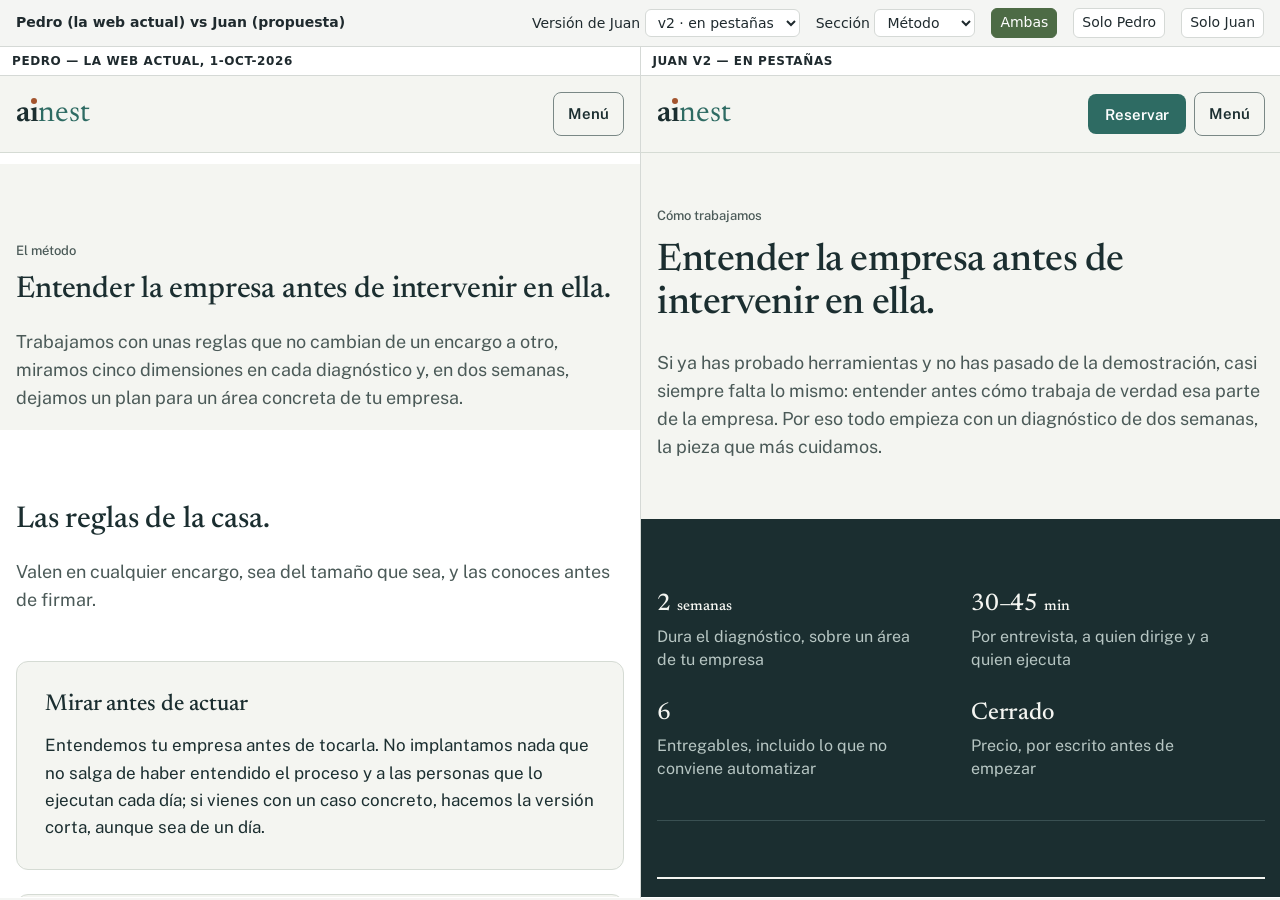
<file: comparar.html>
<!doctype html>
<html lang="es">
<head>
<meta charset="utf-8">
<meta name="viewport" content="width=device-width, initial-scale=1">
<meta name="robots" content="noindex">
<title>Pedro vs Juan</title>
<style>
  :root { --bg:#f4f5f3; --ink:#1f2a2e; --line:#d5d9d6; --acc:#4d6b45; }
  * { box-sizing:border-box; }
  html,body { margin:0; height:100%; background:var(--bg); color:var(--ink); font:14px/1.4 system-ui,sans-serif; }
  header { display:flex; flex-wrap:wrap; gap:8px 16px; align-items:center; padding:8px 16px; border-bottom:1px solid var(--line); }
  header strong { margin-right:auto; }
  select, button { font:inherit; padding:4px 8px; border:1px solid var(--line); border-radius:6px; background:#fff; color:var(--ink); cursor:pointer; }
  button[aria-pressed="true"] { background:var(--acc); color:#fff; border-color:var(--acc); }
  main { display:grid; grid-template-columns:1fr 1fr; gap:1px; background:var(--line); height:calc(100% - 49px); }
  main.solo-a { grid-template-columns:1fr 0; } main.solo-b { grid-template-columns:0 1fr; }
  section { display:flex; flex-direction:column; background:#fff; min-width:0; }
  section h2 { margin:0; padding:6px 12px; font-size:12px; font-weight:600; text-transform:uppercase; letter-spacing:.05em; border-bottom:1px solid var(--line); }
  iframe { flex:1; width:100%; border:0; }
  @media (max-width:800px) { main { grid-template-columns:1fr; grid-template-rows:1fr 1fr; } }
</style>
</head>
<body>
<header>
  <strong>Pedro (la web actual) vs Juan (propuesta)</strong>
  <label>Versión de Juan
    <select id="version">
      <option value="juan-v2" selected>v2 · en pestañas</option>
      <option value="juan">v1 · una página</option>
    </select>
  </label>
  <label>Sección
    <select id="seccion">
      <option value="">Inicio</option>
      <option value="metodo" selected>Método</option>
      <option value="servicios">Servicios</option>
      <option value="contacto">Reserva</option>
    </select>
  </label>
  <button data-vista="ambas" aria-pressed="true">Ambas</button>
  <button data-vista="solo-a" aria-pressed="false">Solo Pedro</button>
  <button data-vista="solo-b" aria-pressed="false">Solo Juan</button>
</header>
<main id="marco">
  <section><h2>Pedro — la web actual, 1-oct-2026</h2><iframe id="a" title="Versión de Pedro"></iframe></section>
  <section><h2 id="b-t">Juan — propuesta con la paleta B</h2><iframe id="b" title="Versión de Juan"></iframe></section>
</main>
<script>
  const sel = document.getElementById('seccion');
  const ver = document.getElementById('version');
  // La v2 reparte las secciones en páginas: cada sección apunta a su pestaña
  const paginasV2 = { '': 'index.html', metodo: 'como-trabajamos.html', servicios: 'servicios.html', contacto: 'reservar.html' };
  function ruta(lado) {
    const s = sel.value;
    if (lado === 'a') return 'pedro/index.html' + (s ? '#' + s : '');
    if (ver.value === 'juan-v2') return 'juan-v2/' + paginasV2[s];
    return 'juan/index.html' + (s ? '#' + s : '');
  }
  function cargar() {
    document.getElementById('a').src = ruta('a');
    document.getElementById('b').src = ruta('b');
    document.getElementById('b-t').textContent = ver.value === 'juan-v2' ? 'Juan v2 — en pestañas' : 'Juan v1 — una página';
  }
  sel.addEventListener('change', cargar);
  ver.addEventListener('change', cargar);
  document.querySelectorAll('[data-vista]').forEach(b => b.addEventListener('click', () => {
    document.getElementById('marco').className = b.dataset.vista === 'ambas' ? '' : b.dataset.vista;
    document.querySelectorAll('[data-vista]').forEach(x => x.setAttribute('aria-pressed', x === b));
  }));
  cargar();
</script>
</body>
</html>
</file>
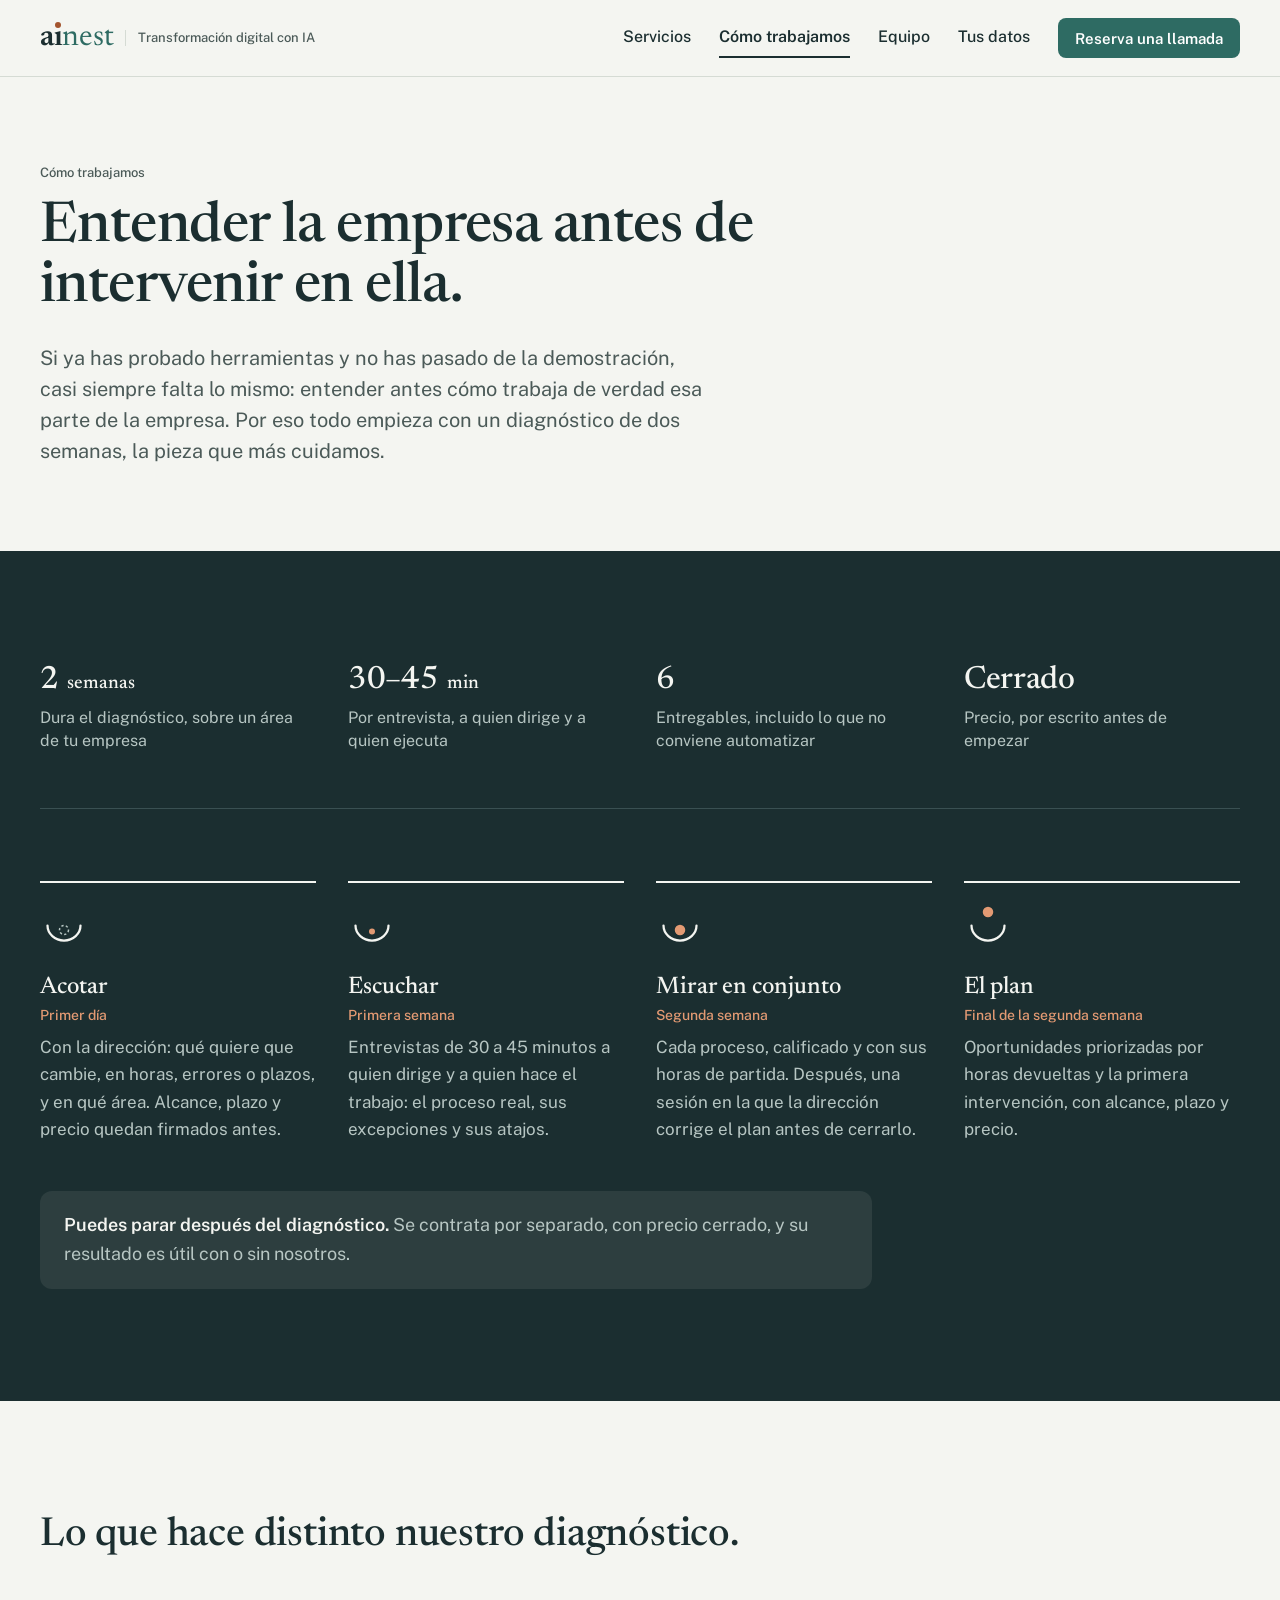
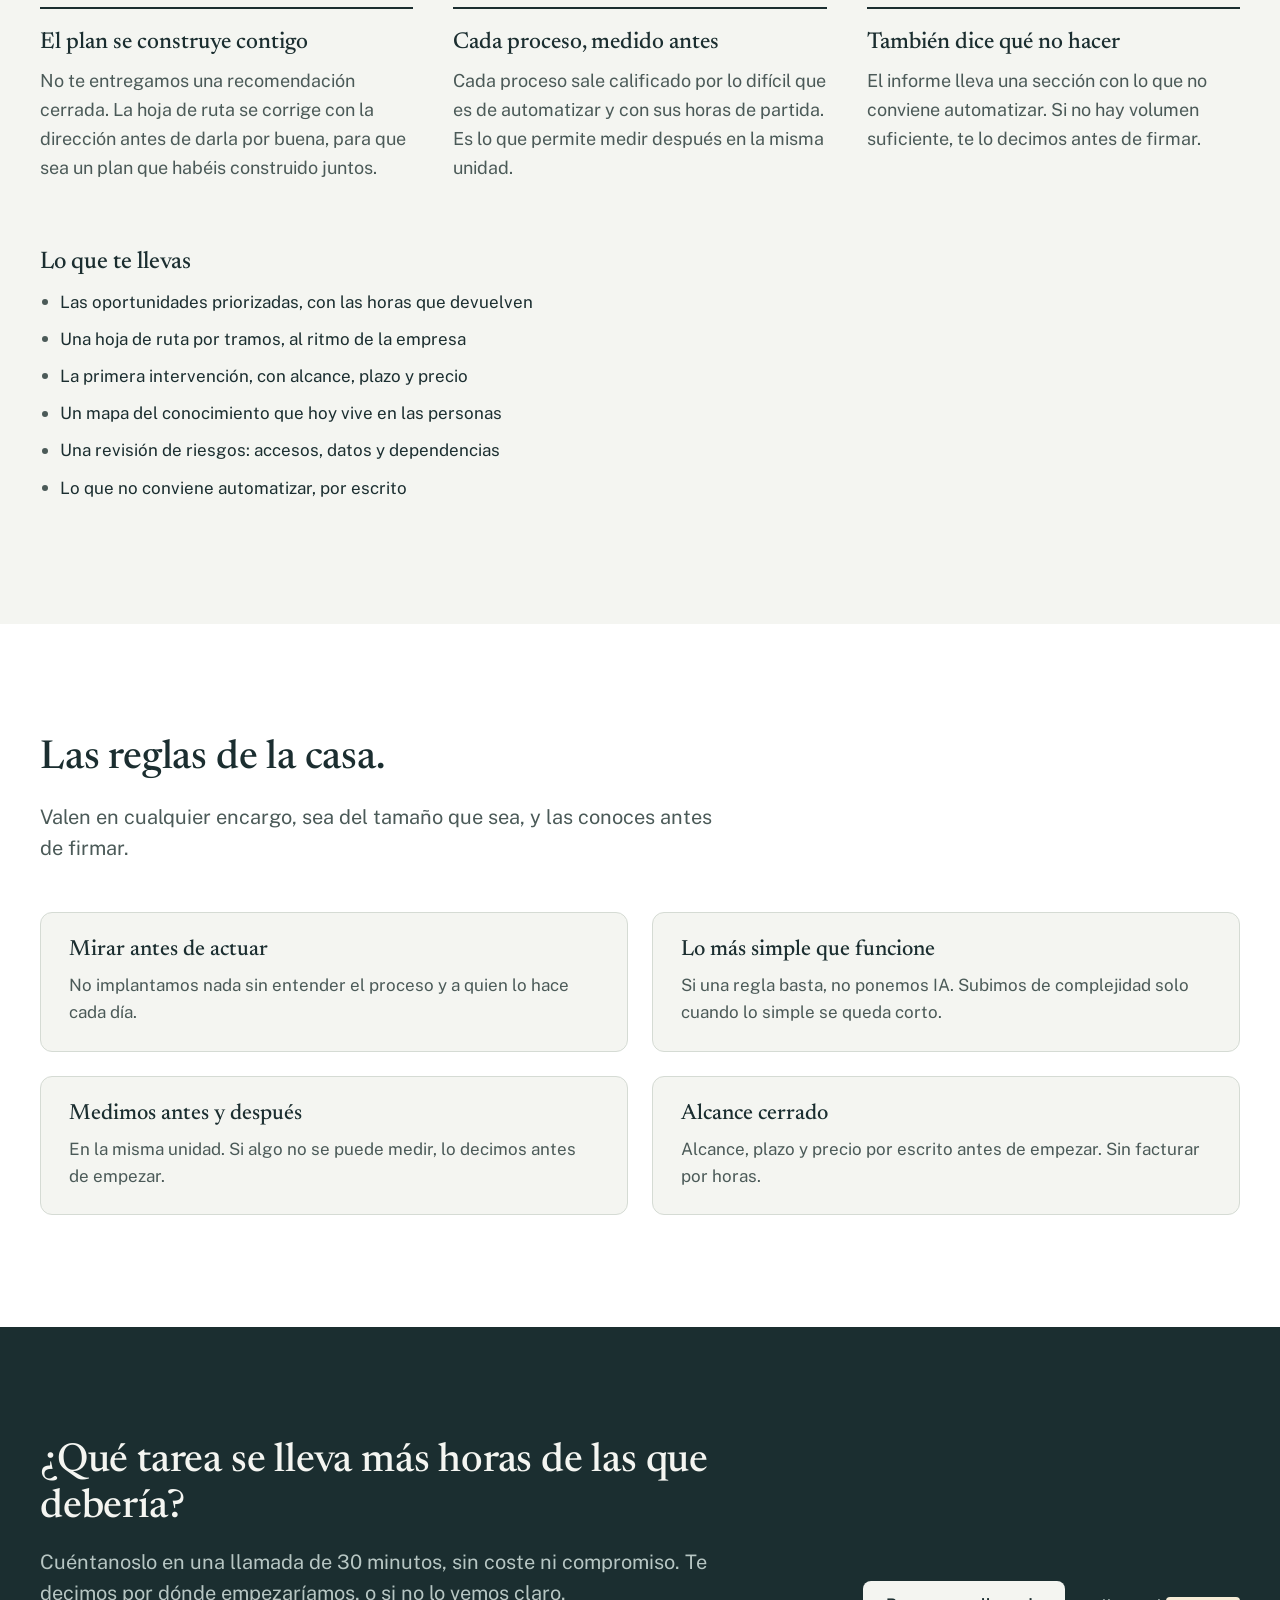
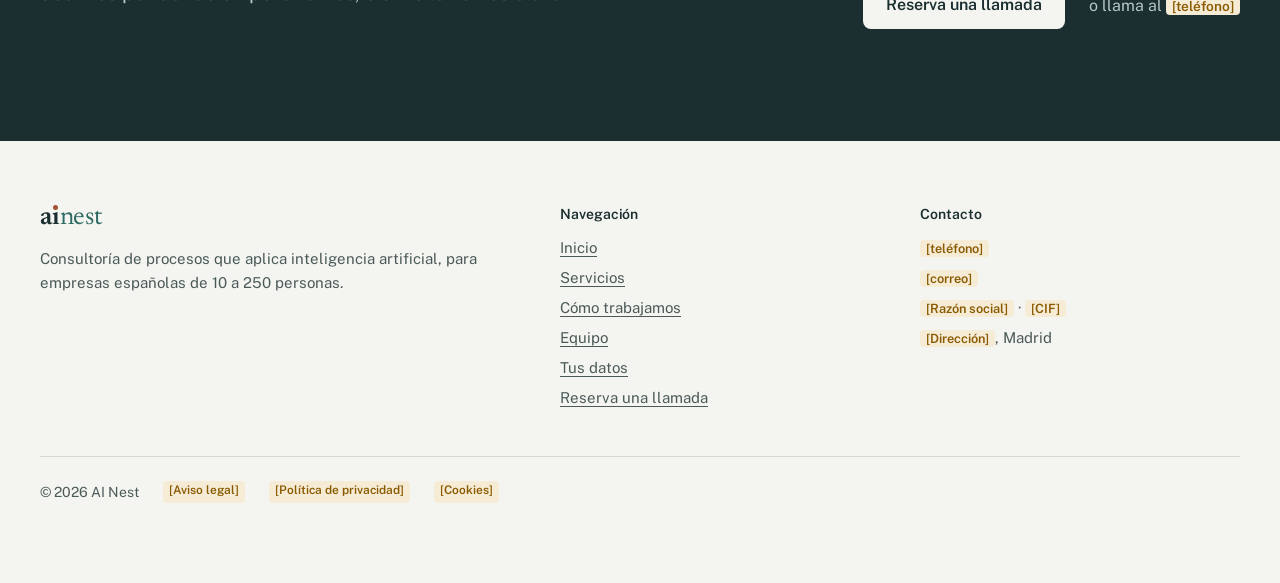
<file: juan-v2/como-trabajamos.html>
<!doctype html>
<html lang="es">
<head>
<meta charset="utf-8">
<meta name="viewport" content="width=device-width, initial-scale=1">
<title>Cómo trabajamos · AI Nest</title>
<meta name="description" content="El diagnóstico de dos semanas: entrevistas, análisis y un plan que se corrige con la dirección.">
<meta name="robots" content="noindex">
<meta name="theme-color" content="#1B2E30">
<meta property="og:type" content="website">
<meta property="og:locale" content="es_ES">
<meta property="og:site_name" content="AI Nest">
<meta property="og:title" content="Cómo trabajamos · AI Nest">
<meta property="og:description" content="El diagnóstico de dos semanas: entrevistas, análisis y un plan que se corrige con la dirección.">
<link rel="icon" href="assets/favicon-final.svg" type="image/svg+xml">
<link rel="preconnect" href="https://fonts.googleapis.com"><link rel="preconnect" href="https://fonts.gstatic.com" crossorigin>
<link rel="stylesheet" href="https://fonts.googleapis.com/css2?family=Newsreader:ital,opsz,wght@0,6..72,500..600;1,6..72,400&family=Public+Sans:wght@400;500;600&display=swap">
<link rel="stylesheet" href="assets/estilos.css?v=v2-8">
<script src="assets/sitio.js?v=v2-8" defer></script>
</head>
<body>
<a class="saltar" href="#contenido">Saltar al contenido</a>
<header class="site">
  <div class="wrap">
    <a class="logo" href="index.html" aria-label="AI Nest, inicio">
      <span class="marca-tx" aria-hidden="true">a<span class="i">ı</span><span class="ns">nest</span></span>
      <span class="bj" aria-hidden="true">Transformación digital con IA</span>
    </a>
    <nav class="nav" id="nav" aria-label="Principal">
      <a href="servicios.html">Servicios</a>
      <a href="como-trabajamos.html" aria-current="page">Cómo trabajamos</a>
      <a href="equipo.html">Equipo</a>
      <a href="datos.html">Tus datos</a>
      <a class="btn btn-pri btn-sm" href="reservar.html">Reserva una llamada</a>
    </nav>
    <div class="site-movil">
      <a class="btn btn-pri btn-sm" href="reservar.html">Reservar</a>
      <button class="navtog" type="button" aria-expanded="false" aria-controls="nav">Menú</button>
    </div>
  </div>
</header>

<main id="contenido">
<section class="pagina" aria-labelledby="pag-t">
  <div class="wrap">
    <span class="eti">Cómo trabajamos</span>
    <h1 id="pag-t">Entender la empresa antes de intervenir en ella.</h1>
    <p class="entradilla">Si ya has probado herramientas y no has pasado de la demostración, casi siempre falta lo mismo: entender antes cómo trabaja de verdad esa parte de la empresa. Por eso todo empieza con un diagnóstico de dos semanas, la pieza que más cuidamos.</p>
  </div>
</section>

<section class="sec inv metodo" id="diagnostico" aria-labelledby="diag-t">
  <div class="wrap">
    <h2 id="diag-t" class="sr-only">El diagnóstico en cifras</h2>
    <dl class="cifras">
      <div><dt>Dura el diagnóstico, sobre un área de tu empresa</dt><dd>2 <span>semanas</span></dd></div>
      <div><dt>Por entrevista, a quien dirige y a quien ejecuta</dt><dd>30–45 <span>min</span></dd></div>
      <div><dt>Entregables, incluido lo que no conviene automatizar</dt><dd>6</dd></div>
      <div><dt>Precio, por escrito antes de empezar</dt><dd>Cerrado</dd></div>
    </dl>
    <ol class="fases">
      <li class="fase"><svg class="fase-i" viewBox="0 0 64 64" aria-hidden="true"><path class="cont" d="M10 30 a22 20 0 0 0 44 0"/><circle class="pt-v" cx="32" cy="36" r="6"/></svg>
        <h3><span class="sr-only">Paso 1. </span>Acotar</h3><div class="cuando">Primer día</div>
        <p>Con la dirección: qué quiere que cambie, en horas, errores o plazos, y en qué área. Alcance, plazo y precio quedan firmados antes.</p></li>
      <li class="fase"><svg class="fase-i" viewBox="0 0 64 64" aria-hidden="true"><path class="cont" d="M10 30 a22 20 0 0 0 44 0"/><circle class="pt" cx="32" cy="38" r="4"/></svg>
        <h3><span class="sr-only">Paso 2. </span>Escuchar</h3><div class="cuando">Primera semana</div>
        <p>Entrevistas de 30 a 45 minutos a quien dirige y a quien hace el trabajo: el proceso real, sus excepciones y sus atajos.</p></li>
      <li class="fase"><svg class="fase-i" viewBox="0 0 64 64" aria-hidden="true"><path class="cont" d="M10 30 a22 20 0 0 0 44 0"/><circle class="pt" cx="32" cy="36" r="7"/></svg>
        <h3><span class="sr-only">Paso 3. </span>Mirar en conjunto</h3><div class="cuando">Segunda semana</div>
        <p>Cada proceso, calificado y con sus horas de partida. Después, una sesión en la que la dirección corrige el plan antes de cerrarlo.</p></li>
      <li class="fase"><svg class="fase-i" viewBox="0 0 64 64" aria-hidden="true"><path class="cont" d="M10 30 a22 20 0 0 0 44 0"/><circle class="pt" cx="32" cy="12" r="7"/></svg>
        <h3><span class="sr-only">Paso 4. </span>El plan</h3><div class="cuando">Final de la segunda semana</div>
        <p>Oportunidades priorizadas por horas devueltas y la primera intervención, con alcance, plazo y precio.</p></li>
    </ol>
    <p class="destacado"><b>Puedes parar después del diagnóstico.</b> Se contrata por separado, con precio cerrado, y su resultado es útil con o sin nosotros.</p>
  </div>
</section>

<section class="sec" aria-labelledby="dist-t">
  <div class="wrap">
    <div class="cab"><h2 id="dist-t">Lo que hace distinto nuestro diagnóstico.</h2></div>
    <ul class="dif">
      <li><h3>El plan se construye contigo</h3><p>No te entregamos una recomendación cerrada. La hoja de ruta se corrige con la dirección antes de darla por buena, para que sea un plan que habéis construido juntos.</p></li>
      <li><h3>Cada proceso, medido antes</h3><p>Cada proceso sale calificado por lo difícil que es de automatizar y con sus horas de partida. Es lo que permite medir después en la misma unidad.</p></li>
      <li><h3>También dice qué no hacer</h3><p>El informe lleva una sección con lo que no conviene automatizar. Si no hay volumen suficiente, te lo decimos antes de firmar.</p></li>
    </ul>
    <h3 class="met-h met-entrega">Lo que te llevas</h3>
    <ul class="puntos entrega6">
      <li>Las oportunidades priorizadas, con las horas que devuelven</li>
      <li>Una hoja de ruta por tramos, al ritmo de la empresa</li>
      <li>La primera intervención, con alcance, plazo y precio</li>
      <li>Un mapa del conocimiento que hoy vive en las personas</li>
      <li>Una revisión de riesgos: accesos, datos y dependencias</li>
      <li>Lo que no conviene automatizar, por escrito</li>
    </ul>
  </div>
</section>

<section class="sec alt" aria-labelledby="reglas-t">
  <div class="wrap">
    <div class="cab"><h2 id="reglas-t">Las reglas de la casa.</h2><p class="entradilla">Valen en cualquier encargo, sea del tamaño que sea, y las conoces antes de firmar.</p></div>
    <ul class="reglas-rej">
      <li><h3>Mirar antes de actuar</h3><p>No implantamos nada sin entender el proceso y a quien lo hace cada día.</p></li>
      <li><h3>Lo más simple que funcione</h3><p>Si una regla basta, no ponemos IA. Subimos de complejidad solo cuando lo simple se queda corto.</p></li>
      <li><h3>Medimos antes y después</h3><p>En la misma unidad. Si algo no se puede medir, lo decimos antes de empezar.</p></li>
      <li><h3>Alcance cerrado</h3><p>Alcance, plazo y precio por escrito antes de empezar. Sin facturar por horas.</p></li>
    </ul>
  </div>
</section>
<section class="sec inv cierre" aria-labelledby="cierre-t">
  <div class="wrap cierre-rej">
    <div>
      <h2 id="cierre-t">¿Qué tarea se lleva más horas de las que debería?</h2>
      <p class="entradilla">Cuéntanoslo en una llamada de 30 minutos, sin coste ni compromiso. Te decimos por dónde empezaríamos, o si no lo vemos claro.</p>
    </div>
    <div class="acciones"><a class="btn btn-claro" href="reservar.html">Reserva una llamada</a><span class="tel-cierre">o llama al <span class="hueco">[teléfono]</span></span></div>
  </div>
</section>
</main>

<footer class="pie">
  <div class="wrap">
    <div>
      <span class="marca-tx" aria-hidden="true">a<span class="i">ı</span><span class="ns">nest</span></span>
      <p class="pie-desc">Consultoría de procesos que aplica inteligencia artificial, para empresas españolas de 10 a 250 personas.</p>
    </div>
    <div><h2>Navegación</h2><ul><li><a href="index.html">Inicio</a></li><li><a href="servicios.html">Servicios</a></li><li><a href="como-trabajamos.html">Cómo trabajamos</a></li><li><a href="equipo.html">Equipo</a></li><li><a href="datos.html">Tus datos</a></li><li><a href="reservar.html">Reserva una llamada</a></li></ul></div>
    <div><h2>Contacto</h2><ul><li><span class="hueco">[teléfono]</span></li><li><span class="hueco">[correo]</span></li><li><span class="hueco">[Razón social]</span> · <span class="hueco">[CIF]</span></li><li><span class="hueco">[Dirección]</span>, Madrid</li></ul></div>
    <div class="legal"><span>© 2026 AI Nest</span><span class="hueco">[Aviso legal]</span><span class="hueco">[Política de privacidad]</span><span class="hueco">[Cookies]</span></div>
  </div>
</footer>
</body>
</html>
</file>
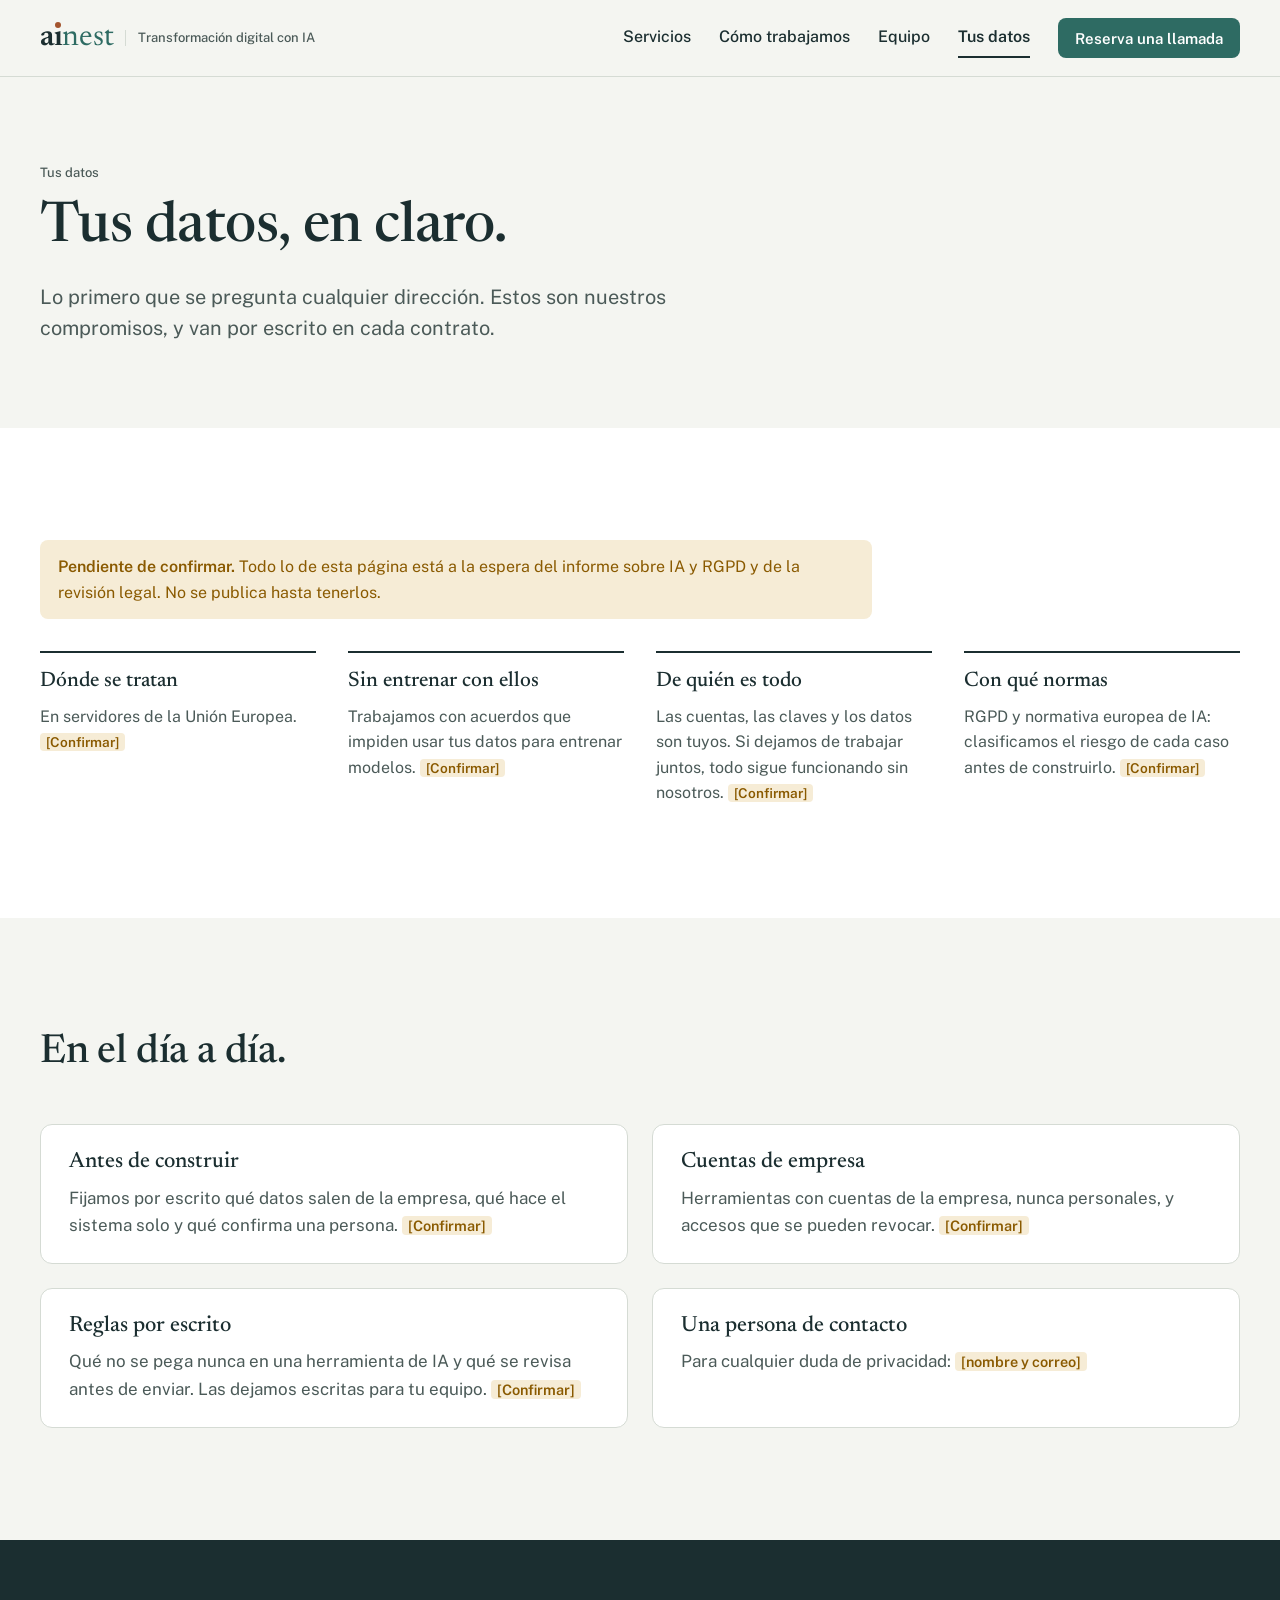
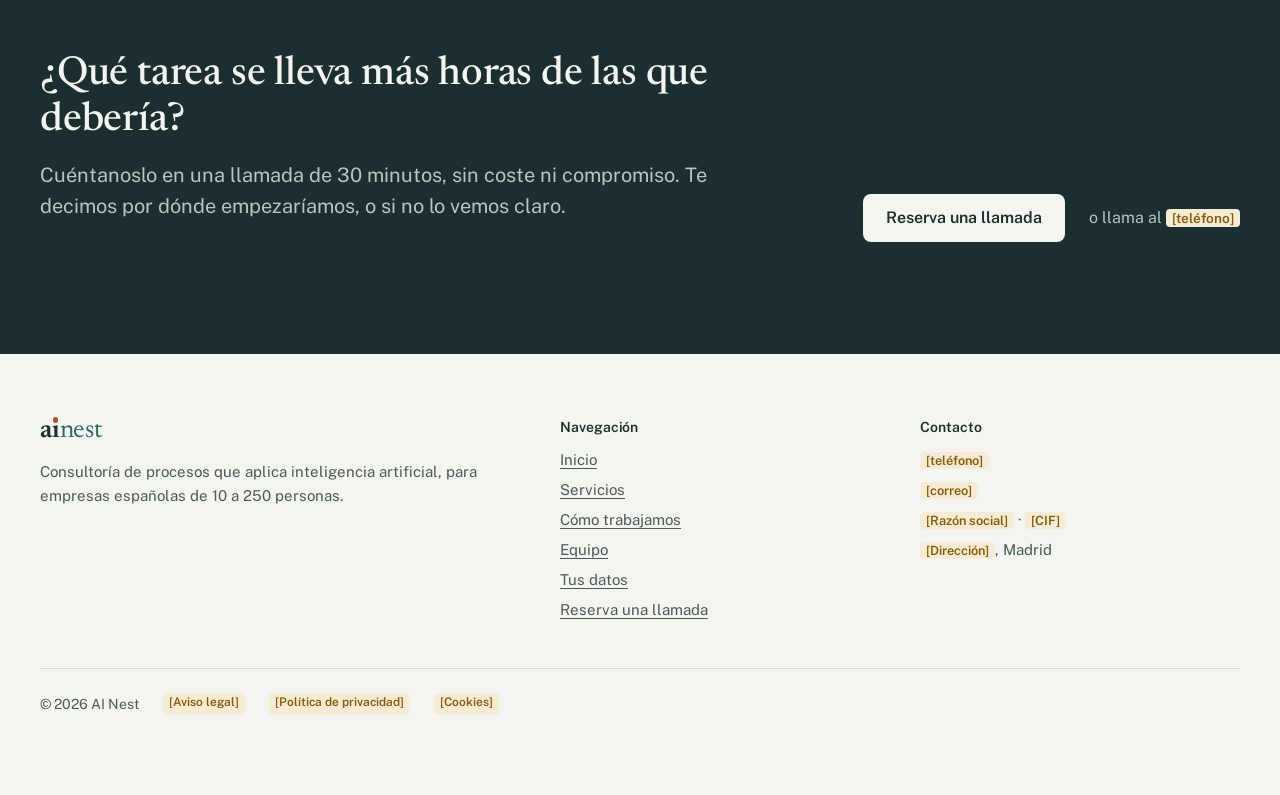
<file: juan-v2/datos.html>
<!doctype html>
<html lang="es">
<head>
<meta charset="utf-8">
<meta name="viewport" content="width=device-width, initial-scale=1">
<title>Tus datos · AI Nest</title>
<meta name="description" content="Dónde se tratan tus datos, de quién son y con qué normas trabajamos.">
<meta name="robots" content="noindex">
<meta name="theme-color" content="#1B2E30">
<meta property="og:type" content="website">
<meta property="og:locale" content="es_ES">
<meta property="og:site_name" content="AI Nest">
<meta property="og:title" content="Tus datos · AI Nest">
<meta property="og:description" content="Dónde se tratan tus datos, de quién son y con qué normas trabajamos.">
<link rel="icon" href="assets/favicon-final.svg" type="image/svg+xml">
<link rel="preconnect" href="https://fonts.googleapis.com"><link rel="preconnect" href="https://fonts.gstatic.com" crossorigin>
<link rel="stylesheet" href="https://fonts.googleapis.com/css2?family=Newsreader:ital,opsz,wght@0,6..72,500..600;1,6..72,400&family=Public+Sans:wght@400;500;600&display=swap">
<link rel="stylesheet" href="assets/estilos.css?v=v2-8">
<script src="assets/sitio.js?v=v2-8" defer></script>
</head>
<body>
<a class="saltar" href="#contenido">Saltar al contenido</a>
<header class="site">
  <div class="wrap">
    <a class="logo" href="index.html" aria-label="AI Nest, inicio">
      <span class="marca-tx" aria-hidden="true">a<span class="i">ı</span><span class="ns">nest</span></span>
      <span class="bj" aria-hidden="true">Transformación digital con IA</span>
    </a>
    <nav class="nav" id="nav" aria-label="Principal">
      <a href="servicios.html">Servicios</a>
      <a href="como-trabajamos.html">Cómo trabajamos</a>
      <a href="equipo.html">Equipo</a>
      <a href="datos.html" aria-current="page">Tus datos</a>
      <a class="btn btn-pri btn-sm" href="reservar.html">Reserva una llamada</a>
    </nav>
    <div class="site-movil">
      <a class="btn btn-pri btn-sm" href="reservar.html">Reservar</a>
      <button class="navtog" type="button" aria-expanded="false" aria-controls="nav">Menú</button>
    </div>
  </div>
</header>

<main id="contenido">
<section class="pagina" aria-labelledby="pag-t">
  <div class="wrap">
    <span class="eti">Tus datos</span>
    <h1 id="pag-t">Tus datos, en claro.</h1>
    <p class="entradilla">Lo primero que se pregunta cualquier dirección. Estos son nuestros compromisos, y van por escrito en cada contrato.</p>
  </div>
</section>

<section class="sec alt" aria-labelledby="comp-t">
  <div class="wrap">
    <h2 id="comp-t" class="sr-only">Nuestros compromisos</h2>
    <p class="aviso-pend"><b>Pendiente de confirmar.</b> Todo lo de esta página está a la espera del informe sobre IA y RGPD y de la revisión legal. No se publica hasta tenerlos.</p>
    <ul class="compromisos">
      <li><h3>Dónde se tratan</h3><p>En servidores de la Unión Europea. <span class="hueco">[Confirmar]</span></p></li>
      <li><h3>Sin entrenar con ellos</h3><p>Trabajamos con acuerdos que impiden usar tus datos para entrenar modelos. <span class="hueco">[Confirmar]</span></p></li>
      <li><h3>De quién es todo</h3><p>Las cuentas, las claves y los datos son tuyos. Si dejamos de trabajar juntos, todo sigue funcionando sin nosotros. <span class="hueco">[Confirmar]</span></p></li>
      <li><h3>Con qué normas</h3><p>RGPD y normativa europea de IA: clasificamos el riesgo de cada caso antes de construirlo. <span class="hueco">[Confirmar]</span></p></li>
    </ul>
  </div>
</section>

<section class="sec" aria-labelledby="prac-t">
  <div class="wrap">
    <div class="cab"><h2 id="prac-t">En el día a día.</h2></div>
    <ul class="reglas-rej">
      <li><h3>Antes de construir</h3><p>Fijamos por escrito qué datos salen de la empresa, qué hace el sistema solo y qué confirma una persona. <span class="hueco">[Confirmar]</span></p></li>
      <li><h3>Cuentas de empresa</h3><p>Herramientas con cuentas de la empresa, nunca personales, y accesos que se pueden revocar. <span class="hueco">[Confirmar]</span></p></li>
      <li><h3>Reglas por escrito</h3><p>Qué no se pega nunca en una herramienta de IA y qué se revisa antes de enviar. Las dejamos escritas para tu equipo. <span class="hueco">[Confirmar]</span></p></li>
      <li><h3>Una persona de contacto</h3><p>Para cualquier duda de privacidad: <span class="hueco">[nombre y correo]</span></p></li>
    </ul>
  </div>
</section>
<section class="sec inv cierre" aria-labelledby="cierre-t">
  <div class="wrap cierre-rej">
    <div>
      <h2 id="cierre-t">¿Qué tarea se lleva más horas de las que debería?</h2>
      <p class="entradilla">Cuéntanoslo en una llamada de 30 minutos, sin coste ni compromiso. Te decimos por dónde empezaríamos, o si no lo vemos claro.</p>
    </div>
    <div class="acciones"><a class="btn btn-claro" href="reservar.html">Reserva una llamada</a><span class="tel-cierre">o llama al <span class="hueco">[teléfono]</span></span></div>
  </div>
</section>
</main>

<footer class="pie">
  <div class="wrap">
    <div>
      <span class="marca-tx" aria-hidden="true">a<span class="i">ı</span><span class="ns">nest</span></span>
      <p class="pie-desc">Consultoría de procesos que aplica inteligencia artificial, para empresas españolas de 10 a 250 personas.</p>
    </div>
    <div><h2>Navegación</h2><ul><li><a href="index.html">Inicio</a></li><li><a href="servicios.html">Servicios</a></li><li><a href="como-trabajamos.html">Cómo trabajamos</a></li><li><a href="equipo.html">Equipo</a></li><li><a href="datos.html">Tus datos</a></li><li><a href="reservar.html">Reserva una llamada</a></li></ul></div>
    <div><h2>Contacto</h2><ul><li><span class="hueco">[teléfono]</span></li><li><span class="hueco">[correo]</span></li><li><span class="hueco">[Razón social]</span> · <span class="hueco">[CIF]</span></li><li><span class="hueco">[Dirección]</span>, Madrid</li></ul></div>
    <div class="legal"><span>© 2026 AI Nest</span><span class="hueco">[Aviso legal]</span><span class="hueco">[Política de privacidad]</span><span class="hueco">[Cookies]</span></div>
  </div>
</footer>
</body>
</html>
</file>
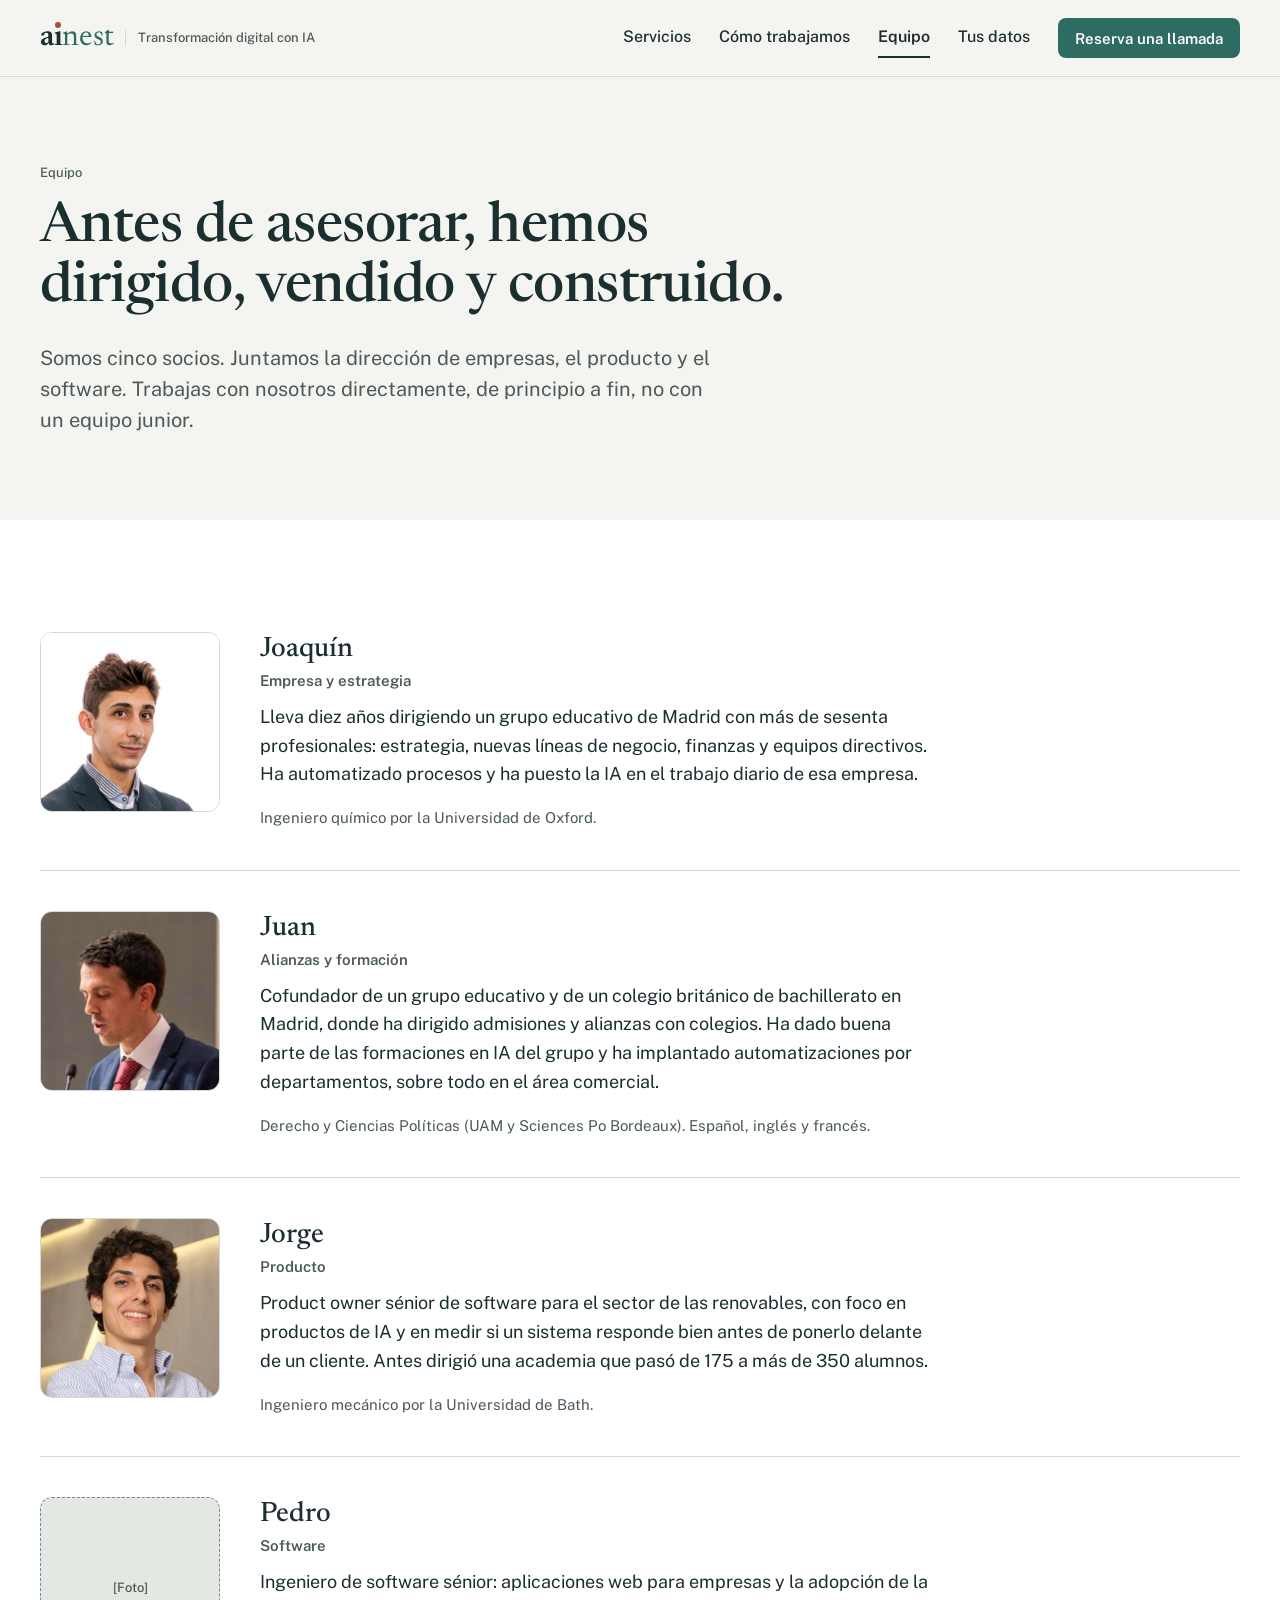
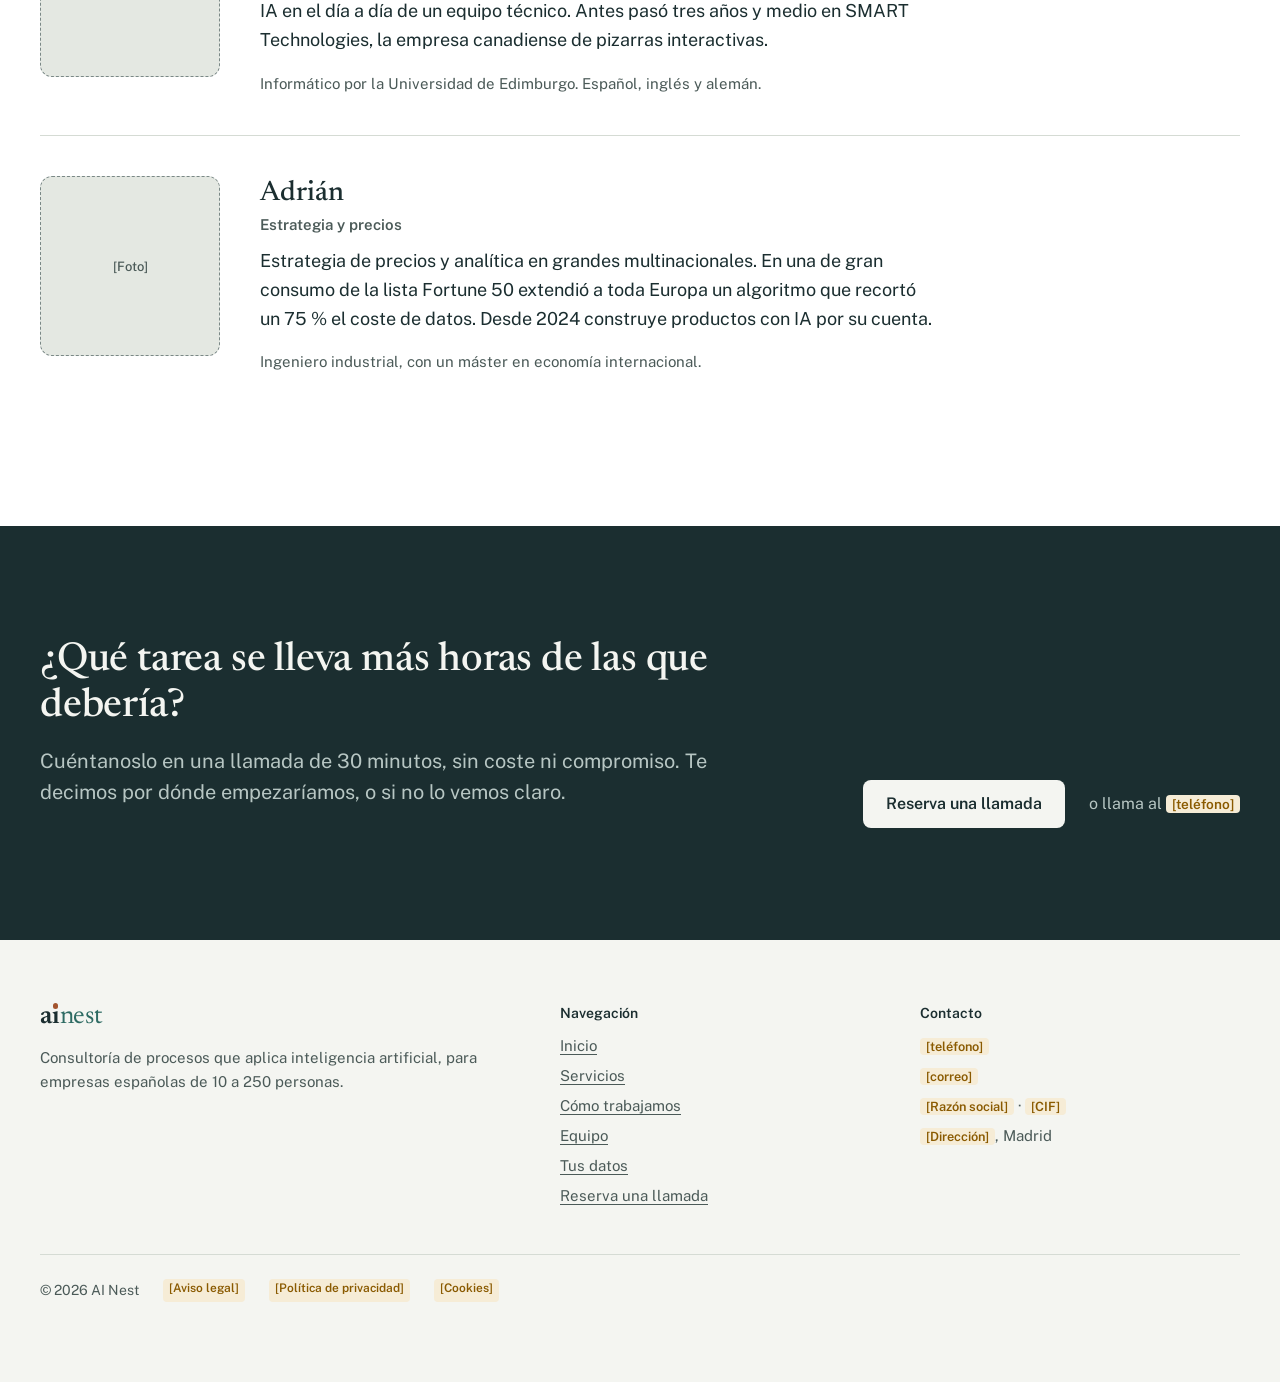
<file: juan-v2/equipo.html>
<!doctype html>
<html lang="es">
<head>
<meta charset="utf-8">
<meta name="viewport" content="width=device-width, initial-scale=1">
<title>Equipo · AI Nest</title>
<meta name="description" content="Cinco socios que juntan la dirección de empresas, el producto y el software.">
<meta name="robots" content="noindex">
<meta name="theme-color" content="#1B2E30">
<meta property="og:type" content="website">
<meta property="og:locale" content="es_ES">
<meta property="og:site_name" content="AI Nest">
<meta property="og:title" content="Equipo · AI Nest">
<meta property="og:description" content="Cinco socios que juntan la dirección de empresas, el producto y el software.">
<link rel="icon" href="assets/favicon-final.svg" type="image/svg+xml">
<link rel="preconnect" href="https://fonts.googleapis.com"><link rel="preconnect" href="https://fonts.gstatic.com" crossorigin>
<link rel="stylesheet" href="https://fonts.googleapis.com/css2?family=Newsreader:ital,opsz,wght@0,6..72,500..600;1,6..72,400&family=Public+Sans:wght@400;500;600&display=swap">
<link rel="stylesheet" href="assets/estilos.css?v=v2-8">
<script src="assets/sitio.js?v=v2-8" defer></script>
</head>
<body>
<a class="saltar" href="#contenido">Saltar al contenido</a>
<header class="site">
  <div class="wrap">
    <a class="logo" href="index.html" aria-label="AI Nest, inicio">
      <span class="marca-tx" aria-hidden="true">a<span class="i">ı</span><span class="ns">nest</span></span>
      <span class="bj" aria-hidden="true">Transformación digital con IA</span>
    </a>
    <nav class="nav" id="nav" aria-label="Principal">
      <a href="servicios.html">Servicios</a>
      <a href="como-trabajamos.html">Cómo trabajamos</a>
      <a href="equipo.html" aria-current="page">Equipo</a>
      <a href="datos.html">Tus datos</a>
      <a class="btn btn-pri btn-sm" href="reservar.html">Reserva una llamada</a>
    </nav>
    <div class="site-movil">
      <a class="btn btn-pri btn-sm" href="reservar.html">Reservar</a>
      <button class="navtog" type="button" aria-expanded="false" aria-controls="nav">Menú</button>
    </div>
  </div>
</header>

<main id="contenido">
<section class="pagina" aria-labelledby="pag-t">
  <div class="wrap">
    <span class="eti">Equipo</span>
    <h1 id="pag-t">Antes de asesorar, hemos dirigido, vendido y construido.</h1>
    <p class="entradilla">Somos cinco socios. Juntamos la dirección de empresas, el producto y el software. Trabajas con nosotros directamente, de principio a fin, no con un equipo junior.</p>
  </div>
</section>

<section class="sec alt" aria-labelledby="socios-t">
  <div class="wrap">
    <h2 id="socios-t" class="sr-only">Los cinco socios</h2>
    <ul class="equipo-l">
      <li class="persona"><img class="foto" src="assets/fotos/joaquin.jpg" alt="Joaquín" width="480" height="480"><div><h3>Joaquín</h3><p class="rol">Empresa y estrategia</p><p>Lleva diez años dirigiendo un grupo educativo de Madrid con más de sesenta profesionales: estrategia, nuevas líneas de negocio, finanzas y equipos directivos. Ha automatizado procesos y ha puesto la IA en el trabajo diario de esa empresa.</p><p class="peq">Ingeniero químico por la Universidad de Oxford.</p></div></li><li class="persona"><img class="foto" src="assets/fotos/juan.jpg" alt="Juan" width="480" height="480"><div><h3>Juan</h3><p class="rol">Alianzas y formación</p><p>Cofundador de un grupo educativo y de un colegio británico de bachillerato en Madrid, donde ha dirigido admisiones y alianzas con colegios. Ha dado buena parte de las formaciones en IA del grupo y ha implantado automatizaciones por departamentos, sobre todo en el área comercial.</p><p class="peq">Derecho y Ciencias Políticas (UAM y Sciences Po Bordeaux). Español, inglés y francés.</p></div></li><li class="persona"><img class="foto" src="assets/fotos/jorge.jpg" alt="Jorge" width="480" height="480"><div><h3>Jorge</h3><p class="rol">Producto</p><p>Product owner sénior de software para el sector de las renovables, con foco en productos de IA y en medir si un sistema responde bien antes de ponerlo delante de un cliente. Antes dirigió una academia que pasó de 175 a más de 350 alumnos.</p><p class="peq">Ingeniero mecánico por la Universidad de Bath.</p></div></li><li class="persona"><div class="foto foto-hueco" role="img" aria-label="Foto de Pedro pendiente"><span>[Foto]</span></div><div><h3>Pedro</h3><p class="rol">Software</p><p>Ingeniero de software sénior: aplicaciones web para empresas y la adopción de la IA en el día a día de un equipo técnico. Antes pasó tres años y medio en SMART Technologies, la empresa canadiense de pizarras interactivas.</p><p class="peq">Informático por la Universidad de Edimburgo. Español, inglés y alemán.</p></div></li><li class="persona"><div class="foto foto-hueco" role="img" aria-label="Foto de Adrián pendiente"><span>[Foto]</span></div><div><h3>Adrián</h3><p class="rol">Estrategia y precios</p><p>Estrategia de precios y analítica en grandes multinacionales. En una de gran consumo de la lista Fortune 50 extendió a toda Europa un algoritmo que recortó un 75 % el coste de datos. Desde 2024 construye productos con IA por su cuenta.</p><p class="peq">Ingeniero industrial, con un máster en economía internacional.</p></div></li>
    </ul>
  </div>
</section>
<section class="sec inv cierre" aria-labelledby="cierre-t">
  <div class="wrap cierre-rej">
    <div>
      <h2 id="cierre-t">¿Qué tarea se lleva más horas de las que debería?</h2>
      <p class="entradilla">Cuéntanoslo en una llamada de 30 minutos, sin coste ni compromiso. Te decimos por dónde empezaríamos, o si no lo vemos claro.</p>
    </div>
    <div class="acciones"><a class="btn btn-claro" href="reservar.html">Reserva una llamada</a><span class="tel-cierre">o llama al <span class="hueco">[teléfono]</span></span></div>
  </div>
</section>
</main>

<footer class="pie">
  <div class="wrap">
    <div>
      <span class="marca-tx" aria-hidden="true">a<span class="i">ı</span><span class="ns">nest</span></span>
      <p class="pie-desc">Consultoría de procesos que aplica inteligencia artificial, para empresas españolas de 10 a 250 personas.</p>
    </div>
    <div><h2>Navegación</h2><ul><li><a href="index.html">Inicio</a></li><li><a href="servicios.html">Servicios</a></li><li><a href="como-trabajamos.html">Cómo trabajamos</a></li><li><a href="equipo.html">Equipo</a></li><li><a href="datos.html">Tus datos</a></li><li><a href="reservar.html">Reserva una llamada</a></li></ul></div>
    <div><h2>Contacto</h2><ul><li><span class="hueco">[teléfono]</span></li><li><span class="hueco">[correo]</span></li><li><span class="hueco">[Razón social]</span> · <span class="hueco">[CIF]</span></li><li><span class="hueco">[Dirección]</span>, Madrid</li></ul></div>
    <div class="legal"><span>© 2026 AI Nest</span><span class="hueco">[Aviso legal]</span><span class="hueco">[Política de privacidad]</span><span class="hueco">[Cookies]</span></div>
  </div>
</footer>
</body>
</html>
</file>
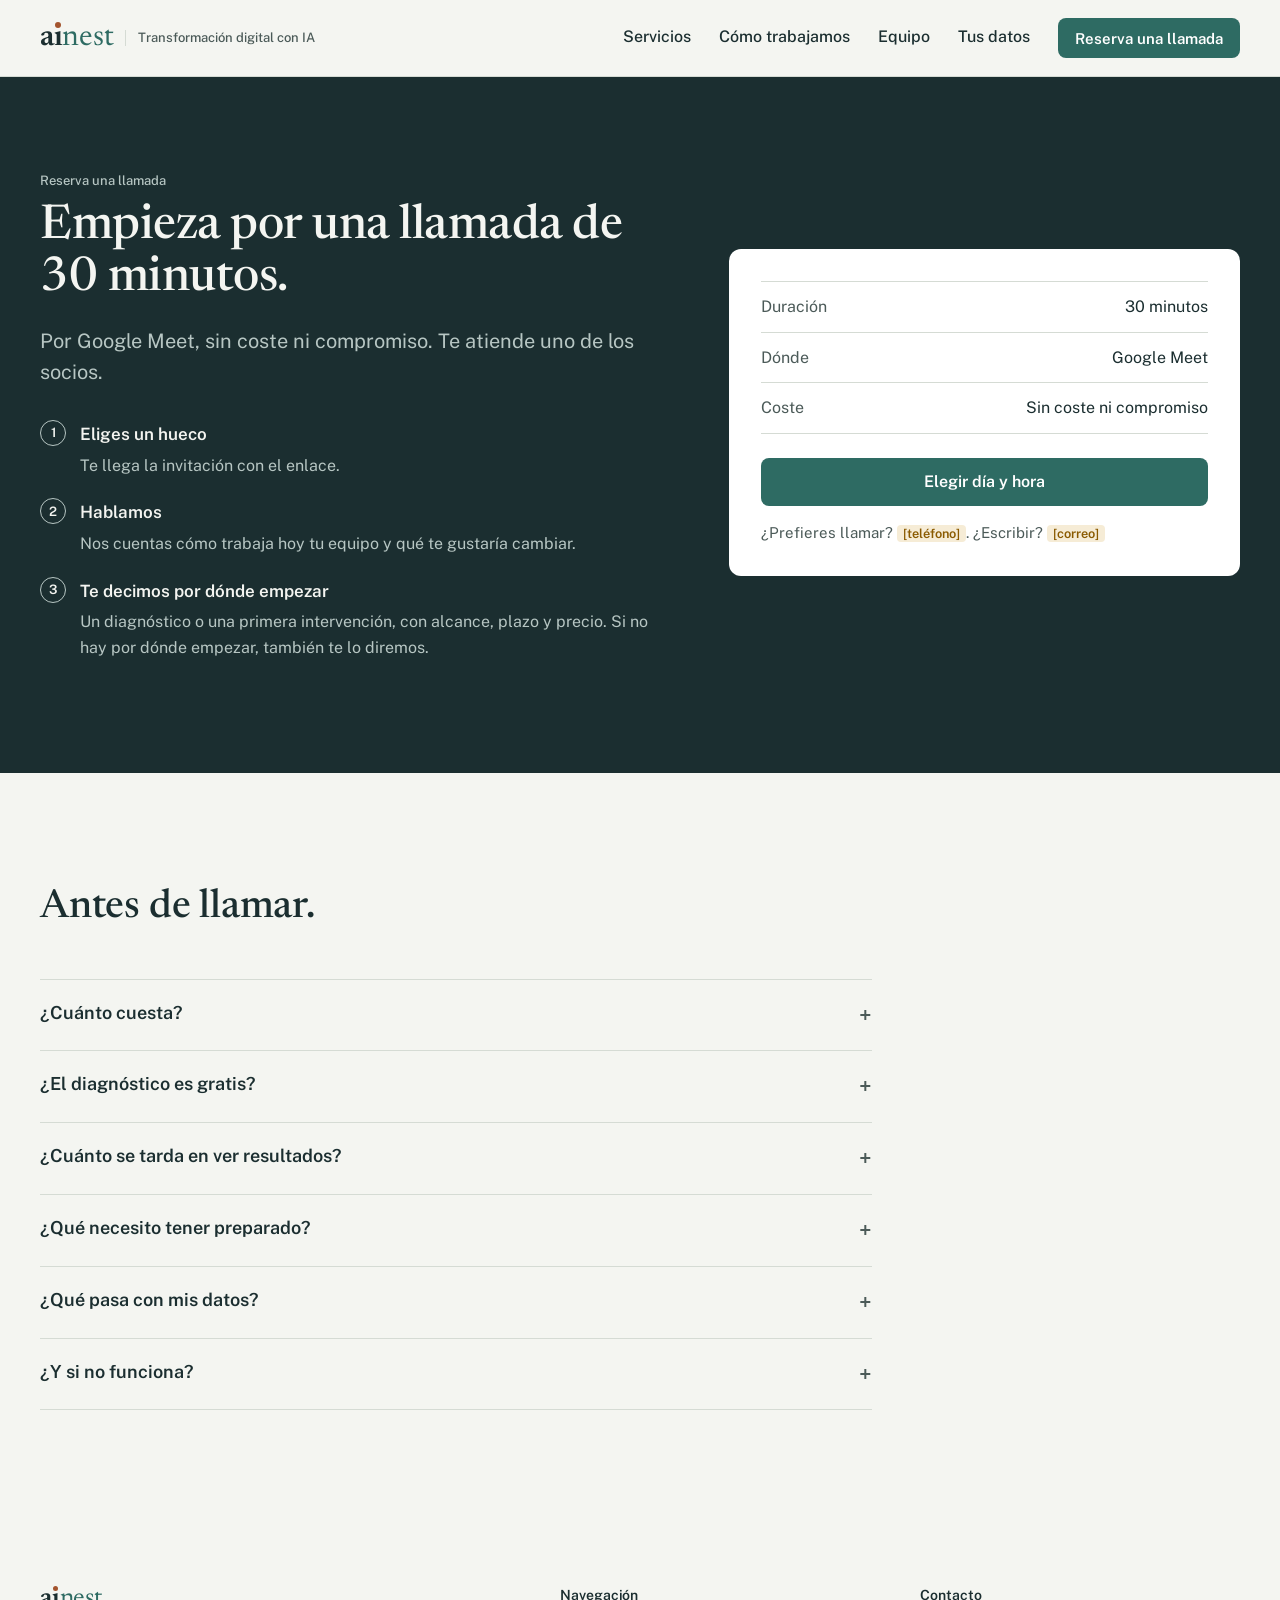
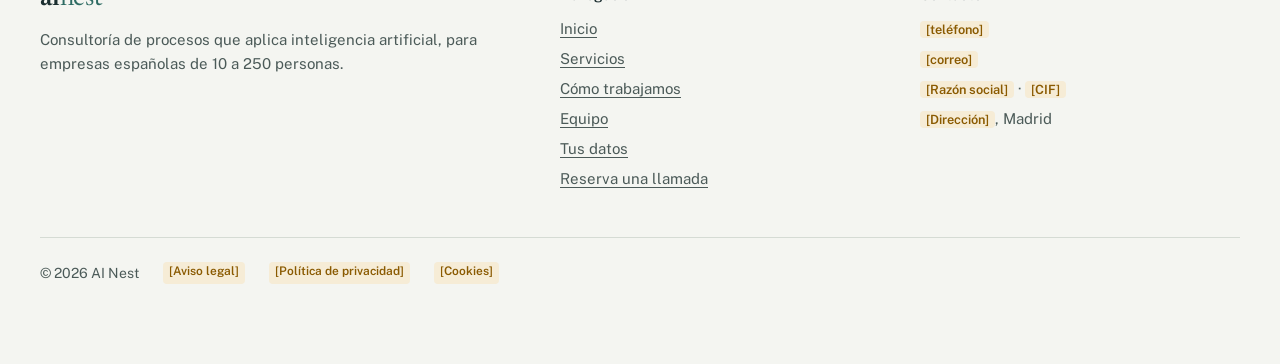
<file: juan-v2/reservar.html>
<!doctype html>
<html lang="es">
<head>
<meta charset="utf-8">
<meta name="viewport" content="width=device-width, initial-scale=1">
<title>Reserva una llamada · AI Nest</title>
<meta name="description" content="Una llamada de 30 minutos por Google Meet, sin coste ni compromiso.">
<meta name="robots" content="noindex">
<meta name="theme-color" content="#1B2E30">
<meta property="og:type" content="website">
<meta property="og:locale" content="es_ES">
<meta property="og:site_name" content="AI Nest">
<meta property="og:title" content="Reserva una llamada · AI Nest">
<meta property="og:description" content="Una llamada de 30 minutos por Google Meet, sin coste ni compromiso.">
<link rel="icon" href="assets/favicon-final.svg" type="image/svg+xml">
<link rel="preconnect" href="https://fonts.googleapis.com"><link rel="preconnect" href="https://fonts.gstatic.com" crossorigin>
<link rel="stylesheet" href="https://fonts.googleapis.com/css2?family=Newsreader:ital,opsz,wght@0,6..72,500..600;1,6..72,400&family=Public+Sans:wght@400;500;600&display=swap">
<link rel="stylesheet" href="assets/estilos.css?v=v2-8">
<script src="assets/sitio.js?v=v2-8" defer></script>
</head>
<body>
<a class="saltar" href="#contenido">Saltar al contenido</a>
<header class="site">
  <div class="wrap">
    <a class="logo" href="index.html" aria-label="AI Nest, inicio">
      <span class="marca-tx" aria-hidden="true">a<span class="i">ı</span><span class="ns">nest</span></span>
      <span class="bj" aria-hidden="true">Transformación digital con IA</span>
    </a>
    <nav class="nav" id="nav" aria-label="Principal">
      <a href="servicios.html">Servicios</a>
      <a href="como-trabajamos.html">Cómo trabajamos</a>
      <a href="equipo.html">Equipo</a>
      <a href="datos.html">Tus datos</a>
      <a class="btn btn-pri btn-sm" href="reservar.html" aria-current="page">Reserva una llamada</a>
    </nav>
    <div class="site-movil">
      <a class="btn btn-pri btn-sm" href="reservar.html">Reservar</a>
      <button class="navtog" type="button" aria-expanded="false" aria-controls="nav">Menú</button>
    </div>
  </div>
</header>

<main id="contenido">
<section class="sec inv reserva-sec" id="contacto" aria-labelledby="ct-t">
  <div class="wrap reserva">
    <div class="reserva-txt">
      <span class="eti">Reserva una llamada</span>
      <h1 id="ct-t">Empieza por una llamada de 30 minutos.</h1>
      <p class="entradilla">Por Google Meet, sin coste ni compromiso. Te atiende uno de los socios.</p>
      <ol class="pasos-reserva">
        <li><b>Eliges un hueco</b><p>Te llega la invitación con el enlace.</p></li>
        <li><b>Hablamos</b><p>Nos cuentas cómo trabaja hoy tu equipo y qué te gustaría cambiar.</p></li>
        <li><b>Te decimos por dónde empezar</b><p>Un diagnóstico o una primera intervención, con alcance, plazo y precio. Si no hay por dónde empezar, también te lo diremos.</p></li>
      </ol>
    </div>
    <div class="reserva-card">
      <ul class="reserva-datos">
        <li><span class="k">Duración</span><span>30 minutos</span></li>
        <li><span class="k">Dónde</span><span>Google Meet</span></li>
        <li><span class="k">Coste</span><span>Sin coste ni compromiso</span></li>
      </ul>
      <a class="btn btn-pri btn-ancho" href="https://calendar.app.google/MqYEUEZGK61Rq3Xw8" target="_blank" rel="noopener" data-reserva>Elegir día y hora</a>
      <p class="peq">¿Prefieres llamar? <span class="hueco">[teléfono]</span>. ¿Escribir? <span class="hueco">[correo]</span></p>
    </div>
  </div>
</section>
<dialog class="reserva-dlg" aria-labelledby="dlg-t">
  <div class="dlg-cab"><h2 id="dlg-t">Elige día y hora</h2><button type="button" class="dlg-cerrar" data-cerrar>Cerrar</button></div>
  <div class="dlg-cuerpo"><p class="dlg-carga">Cargando el calendario…</p><iframe data-src="https://calendar.google.com/calendar/appointments/schedules/AcZssZ0hixBW1y-EKjQx8Lv0T7QgpUGbObrr3pDQ0T1iGMIzHOgsRLGkf8tgPMy1dKaI333oD3jni59W?gv=true&amp;hl=es" title="Calendario para reservar una llamada por Google Meet"></iframe></div>
</dialog>

<section class="sec" id="preguntas" aria-labelledby="faq-t">
  <div class="wrap">
    <div class="cab"><h2 id="faq-t">Antes de llamar.</h2></div>
    <div class="faq">
      <details><summary>¿Cuánto cuesta?</summary><p>Cada servicio tiene precio cerrado, por escrito antes de empezar. No facturamos por horas. En la primera llamada te damos una horquilla para tu caso.</p></details>
      <details><summary>¿El diagnóstico es gratis?</summary><p>La llamada sí. El diagnóstico es de pago, con precio cerrado, y su resultado es tuyo aunque no sigas con nosotros.</p></details>
      <details><summary>¿Cuánto se tarda en ver resultados?</summary><p>El diagnóstico dura dos semanas. Un proceso automatizado, de dos a cuatro. Un agente, de cuatro a seis. Lo medimos al terminar, en la misma unidad que al empezar.</p></details>
      <details><summary>¿Qué necesito tener preparado?</summary><p>Un área donde algo cueste más de lo que debería y alguien con tiempo para empujarlo. No hace falta tener los datos ordenados: ordenarlos suele ser parte del trabajo.</p></details>
      <details><summary>¿Qué pasa con mis datos?</summary><p>Son tuyos, igual que las cuentas y las claves. Fijamos por escrito qué datos salen de la empresa y dónde se tratan. Lo tienes explicado en <a href="datos.html">Tus datos</a>.</p></details>
      <details><summary>¿Y si no funciona?</summary><p>Antes de construir pactamos una métrica y tomamos la foto de partida. Si en el diagnóstico no vemos por dónde empezar, te lo decimos y no seguimos.</p></details>
    </div>
  </div>
</section>

</main>

<footer class="pie">
  <div class="wrap">
    <div>
      <span class="marca-tx" aria-hidden="true">a<span class="i">ı</span><span class="ns">nest</span></span>
      <p class="pie-desc">Consultoría de procesos que aplica inteligencia artificial, para empresas españolas de 10 a 250 personas.</p>
    </div>
    <div><h2>Navegación</h2><ul><li><a href="index.html">Inicio</a></li><li><a href="servicios.html">Servicios</a></li><li><a href="como-trabajamos.html">Cómo trabajamos</a></li><li><a href="equipo.html">Equipo</a></li><li><a href="datos.html">Tus datos</a></li><li><a href="reservar.html">Reserva una llamada</a></li></ul></div>
    <div><h2>Contacto</h2><ul><li><span class="hueco">[teléfono]</span></li><li><span class="hueco">[correo]</span></li><li><span class="hueco">[Razón social]</span> · <span class="hueco">[CIF]</span></li><li><span class="hueco">[Dirección]</span>, Madrid</li></ul></div>
    <div class="legal"><span>© 2026 AI Nest</span><span class="hueco">[Aviso legal]</span><span class="hueco">[Política de privacidad]</span><span class="hueco">[Cookies]</span></div>
  </div>
</footer>
</body>
</html>
</file>
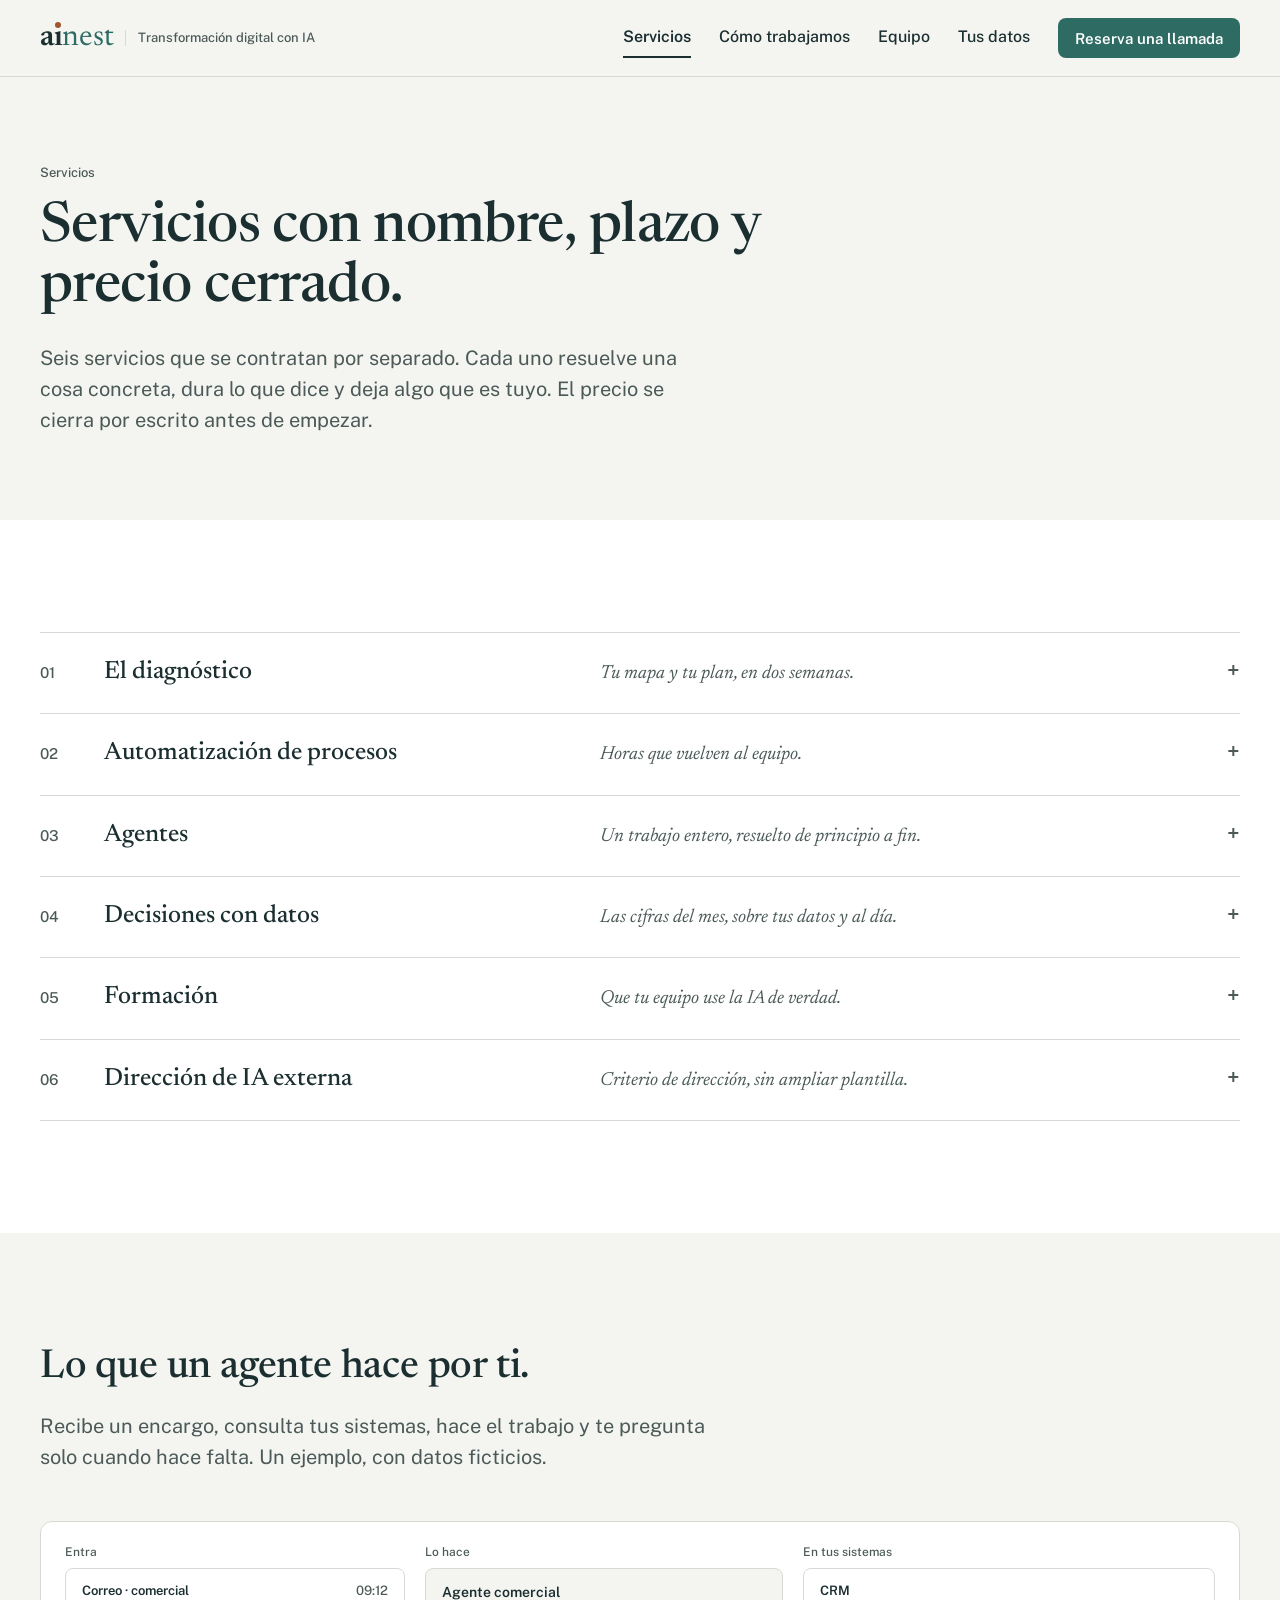
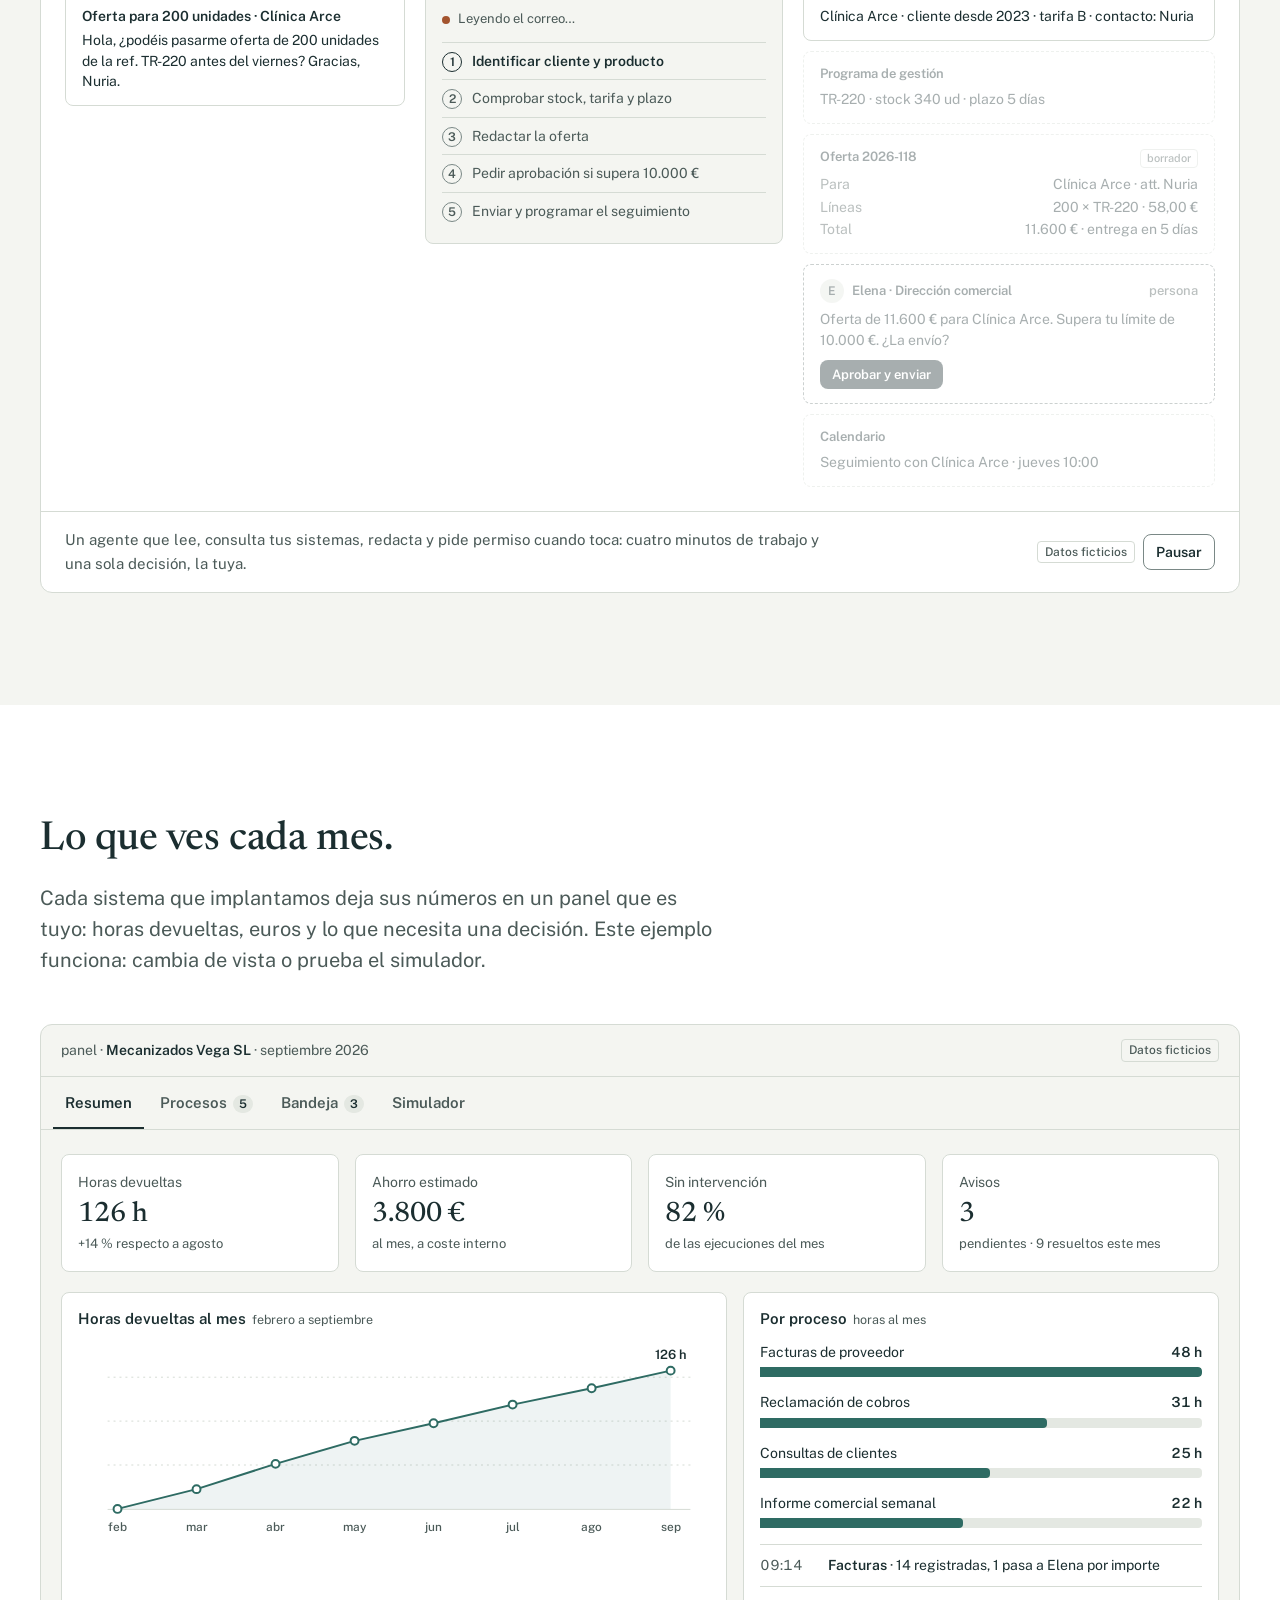
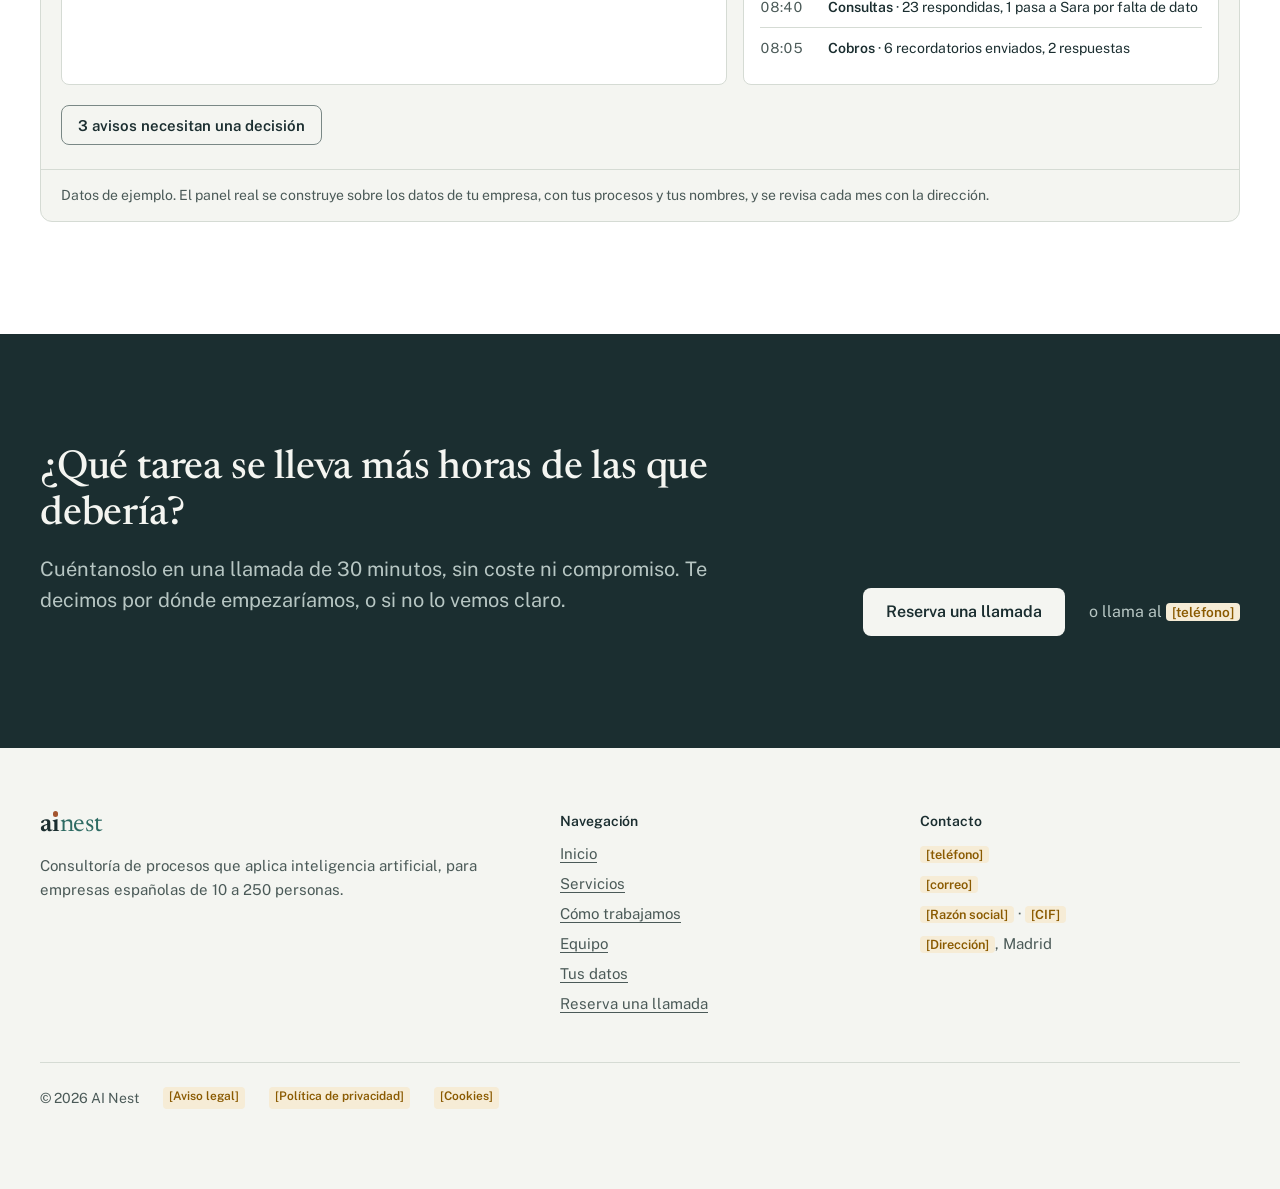
<file: juan-v2/servicios.html>
<!doctype html>
<html lang="es">
<head>
<meta charset="utf-8">
<meta name="viewport" content="width=device-width, initial-scale=1">
<title>Servicios · AI Nest</title>
<meta name="description" content="Diagnóstico, automatización de procesos, agentes, decisiones con datos, formación y dirección de IA externa, con plazo y precio cerrado.">
<meta name="robots" content="noindex">
<meta name="theme-color" content="#1B2E30">
<meta property="og:type" content="website">
<meta property="og:locale" content="es_ES">
<meta property="og:site_name" content="AI Nest">
<meta property="og:title" content="Servicios · AI Nest">
<meta property="og:description" content="Diagnóstico, automatización de procesos, agentes, decisiones con datos, formación y dirección de IA externa, con plazo y precio cerrado.">
<link rel="icon" href="assets/favicon-final.svg" type="image/svg+xml">
<link rel="preconnect" href="https://fonts.googleapis.com"><link rel="preconnect" href="https://fonts.gstatic.com" crossorigin>
<link rel="stylesheet" href="https://fonts.googleapis.com/css2?family=Newsreader:ital,opsz,wght@0,6..72,500..600;1,6..72,400&family=Public+Sans:wght@400;500;600&display=swap">
<link rel="stylesheet" href="assets/estilos.css?v=v2-8">
<script src="assets/sitio.js?v=v2-8" defer></script>
</head>
<body>
<a class="saltar" href="#contenido">Saltar al contenido</a>
<header class="site">
  <div class="wrap">
    <a class="logo" href="index.html" aria-label="AI Nest, inicio">
      <span class="marca-tx" aria-hidden="true">a<span class="i">ı</span><span class="ns">nest</span></span>
      <span class="bj" aria-hidden="true">Transformación digital con IA</span>
    </a>
    <nav class="nav" id="nav" aria-label="Principal">
      <a href="servicios.html" aria-current="page">Servicios</a>
      <a href="como-trabajamos.html">Cómo trabajamos</a>
      <a href="equipo.html">Equipo</a>
      <a href="datos.html">Tus datos</a>
      <a class="btn btn-pri btn-sm" href="reservar.html">Reserva una llamada</a>
    </nav>
    <div class="site-movil">
      <a class="btn btn-pri btn-sm" href="reservar.html">Reservar</a>
      <button class="navtog" type="button" aria-expanded="false" aria-controls="nav">Menú</button>
    </div>
  </div>
</header>

<main id="contenido">
<section class="pagina" aria-labelledby="pag-t">
  <div class="wrap">
    <span class="eti">Servicios</span>
    <h1 id="pag-t">Servicios con nombre, plazo y precio cerrado.</h1>
    <p class="entradilla">Seis servicios que se contratan por separado. Cada uno resuelve una cosa concreta, dura lo que dice y deja algo que es tuyo. El precio se cierra por escrito antes de empezar.</p>
  </div>
</section>

<section class="sec alt" id="lista" aria-labelledby="lista-t">
  <div class="wrap">
    <h2 id="lista-t" class="sr-only">Los seis servicios</h2>
    <div class="plegables">
<details class="plegable" id="diagnostico">
    <summary><span class="n">01</span><h3 id="diagnostico-t">El diagnóstico</h3><span class="g">Tu mapa y tu plan, en dos semanas.</span><span class="mas" aria-hidden="true">+</span></summary>
    <div class="cuerpo"><div class="ficha">
      <div>
        <div class="texto"><p>Dos semanas para entender cómo trabaja tu empresa y decidir con criterio por dónde empezar. Entrevistamos de 30 a 45 minutos a quien dirige y a quien hace el trabajo, porque las mayores oportunidades suelen estar en la distancia entre lo que la dirección cree que pasa y lo que pasa cada día.</p><p>La hoja de ruta no te la entregamos cerrada: la corregimos contigo antes de darla por buena, para que sea un plan construido juntos. Termina con la primera intervención definida, y su resultado es útil con o sin nosotros.</p></div>
        <p class="para"><b>Para quién.</b> La empresa que sabe que algo cuesta más de lo que debería y no sabe por dónde empezar, o la que ha probado herramientas y no ha pasado de la demostración.</p>
        <a class="enlace-flecha" href="como-trabajamos.html">Cómo se hace, paso a paso</a>
      </div>
      <div class="llevas">
        <h3>Qué te llevas</h3>
        <ul class="puntos"><li>Las oportunidades priorizadas, con el tiempo que liberan</li><li>Una hoja de ruta por tramos, al ritmo de la empresa</li><li>La primera intervención, con alcance, plazo y precio</li><li>Un mapa del conocimiento que hoy vive en las personas</li><li>Una revisión de riesgos: accesos, datos y dependencias</li><li>Lo que no conviene automatizar, por escrito</li></ul>
        <dl class="datos-ficha"><div><dt>Plazo</dt><dd>Dos semanas</dd></div><div><dt>Precio</dt><dd>Cerrado, por escrito antes de empezar</dd></div><div><dt>Cuándo encaja</dt><dd>Al principio, y también antes de una transformación por fases</dd></div><div><dt>Qué medimos</dt><dd>Las horas que libera cada oportunidad, estimadas</dd></div></dl>
      </div>
    </div>
    </div>
  </details><details class="plegable" id="procesos">
    <summary><span class="n">02</span><h3 id="procesos-t">Automatización de procesos</h3><span class="g">Horas que vuelven al equipo.</span><span class="mas" aria-hidden="true">+</span></summary>
    <div class="cuerpo"><div class="ficha">
      <div>
        <div class="texto"><p>Procesos administrativos, comerciales u operativos rediseñados y automatizados uno a uno: facturas que se clasifican a mano, cobros que se reclaman tarde, informes que se montan cada mes copiando celdas. La persona que ejecuta el proceso trabaja dentro del proyecto desde el primer día.</p><p>Hacemos un mapa de los procesos del área con prioridad por horas liberadas, un prototipo con datos reales y la puesta en producción con formación. Cuando un proceso se resuelve con lógica convencional, sin inteligencia artificial, lo resolvemos así.</p></div>
        <p class="para"><b>Para quién.</b> Administraciones que cierran el mes copiando datos de un programa a otro, equipos comerciales que pierden horas preparando ofertas y operaciones que gestionan incidencias por correo.</p>
        
      </div>
      <div class="llevas">
        <h3>Qué te llevas</h3>
        <ul class="puntos"><li>El proceso funcionando, con las horas medidas antes y después</li><li>El manual vivo del proceso: qué hace, por qué así y qué excepciones tiene, propiedad de la empresa</li><li>El equipo formado en el proceso nuevo</li></ul>
        <dl class="datos-ficha"><div><dt>Plazo</dt><dd>Dos a cuatro semanas por proceso</dd></div><div><dt>Precio</dt><dd>Cerrado por proceso</dd></div><div><dt>Cuándo encaja</dt><dd>Como primera obra tras el diagnóstico, o directamente si el proceso está claro</dd></div><div><dt>Qué medimos</dt><dd>Horas por semana antes y después</dd></div></dl>
      </div>
    </div>
    <div class="escena-srv"><figure class="peli" data-estados='["Leyendo la factura…","Comprobando proveedor y pedido…","Clasificando el concepto…","Esperando a Elena…","Registrada · asiento 2026/1143"]'>
  <div class="lienzo" aria-hidden="true">
    <div><div class="col-t">Entra</div>
      <div class="tarjeta"><div class="cab-t">Correo · administración<span>09:12</span></div><div class="asunto">Factura 2026-0917 · Suministros Ibáñez</div><div>Buenos días, os adjunto la factura del pedido 4471. Vencimiento a 30 días. Un saludo, Carmen.</div><span class="adj">factura-0917.pdf · 84 KB</span></div>
    </div>
    <div><div class="col-t">Lo hace</div>
      <div class="agente"><div class="nom">Automatización de facturas</div><div class="estado-ag"></div>
        <ol class="pasos"><li><b>1</b>Capturar el dato</li><li><b>2</b>Comprobar con reglas</li><li><b>3</b>Clasificar el concepto</li><li><b>4</b>Aprobar si supera 2.000 €</li><li><b>5</b>Registrar y programar el pago</li></ol></div>
    </div>
    <div><div class="col-t">En tus sistemas</div><div class="salidas"><div class="tarjeta" data-paso="0"><div class="cab-t">Captura del dato<span class="et">sin IA</span></div><dl class="kv"><dt>Proveedor</dt><dd>Suministros Ibáñez SL</dd><dt>Nº factura</dt><dd>2026-0917</dd><dt>Pedido</dt><dd>4471</dd><dt>Total</dt><dd>2.480,00 €</dd></dl></div>
<div class="tarjeta" data-paso="1"><div class="cab-t">Comprobaciones</div><dl class="kv"><dt>Proveedor dado de alta</dt><dd>regla</dd><dt>Coincide con el pedido 4471</dt><dd>regla</dd></dl></div>
<div class="tarjeta" data-paso="2"><div class="cab-t">Concepto<span class="et">IA</span></div><div>Mantenimiento de maquinaria</div></div>
<div class="tarjeta per" data-paso="3"><div class="quien"><span class="av">E</span>Elena · Administración<span class="tag">persona</span></div><div>Más de 2.000 €: necesita tu aprobación.</div>
        <span class="accion"><span class="a">Aprobar el pago</span><span class="hh">Aprobado</span></span></div>
<div class="tarjeta" data-paso="4"><div class="cab-t">Programa de contabilidad</div><div>Registrada · asiento 2026/1143</div><div>Pago programado para el 18/10/2026</div></div></div></div>
  </div>
  <p class="sr-only">Una factura de proveedor, de principio a fin: entra por correo, el dato se captura y se comprueba con reglas, la IA clasifica el concepto, Elena aprueba el pago porque supera el límite y el programa de contabilidad la registra.</p>
  <figcaption><p>De la bandeja de entrada al pago programado, sin copiar nada a mano. Una sola decisión humana: la de Elena.</p><div class="ctl"><span class="ficticio">Datos ficticios</span><button type="button">Pausar</button></div></figcaption>
</figure></div></div>
  </details><details class="plegable" id="agentes">
    <summary><span class="n">03</span><h3 id="agentes-t">Agentes</h3><span class="g">Un trabajo entero, resuelto de principio a fin.</span><span class="mas" aria-hidden="true">+</span></summary>
    <div class="cuerpo"><div class="ficha">
      <div>
        <div class="texto"><p>Sistemas que resuelven un trabajo completo: atender una consulta, tramitar una solicitud, cualificar un contacto. Trabajan con el criterio de la empresa, que capturamos de quien hace hoy ese trabajo, y con supervisión humana allí donde hay riesgo.</p><p>Antes de construirlo, definimos qué casos resuelve solo, cuáles pasa a una persona y cómo se registra cada decisión.</p></div>
        <p class="para"><b>Para quién.</b> Consultas que se repiten, solicitudes que hay que tramitar una a una y contactos que hay que cualificar antes de que los vea una persona.</p>
        
      </div>
      <div class="llevas">
        <h3>Qué te llevas</h3>
        <ul class="puntos"><li>El agente en producción, con el porcentaje de casos que resuelve sin intervención, medido</li><li>El registro de lo que hace y de lo que deriva a una persona</li><li>El manual del agente y los criterios con los que decide</li></ul>
        <dl class="datos-ficha"><div><dt>Plazo</dt><dd>Cuatro a seis semanas</dd></div><div><dt>Precio</dt><dd>Cerrado</dd></div><div><dt>Cuándo encaja</dt><dd>Cuando el trabajo que va a resolver está claro y medido</dd></div><div><dt>Qué medimos</dt><dd>Porcentaje de casos resueltos sin intervención</dd></div></dl>
      </div>
    </div>
    <div class="escena-srv"><figure class="peli" data-estados='["Leyendo el mensaje…","Consultando contrato e historial…","Buscando hueco antes de las 12:00…","Confirmando la cita…","Hecho en dos minutos"]'>
  <div class="lienzo" aria-hidden="true">
    <div><div class="col-t">Entra</div>
      <div class="tarjeta"><div class="cab-t">Logística Ondo · WhatsApp<span>09:41</span></div><div class="asunto">Carretilla 4</div><div>Buenos días, la carretilla 4 no arranca y tenemos carga a las 12:00. ¿Podéis venir?</div></div>
    </div>
    <div><div class="col-t">Lo hace</div>
      <div class="agente"><div class="nom">Agente de servicio técnico</div><div class="estado-ag"></div>
        <ol class="pasos"><li><b>1</b>Identificar cliente y equipo</li><li><b>2</b>Ver contrato e historial</li><li><b>3</b>Buscar hueco de un técnico</li><li><b>4</b>Proponer la cita y confirmarla</li><li><b>5</b>Crear la orden y avisar al técnico</li></ol></div>
    </div>
    <div><div class="col-t">En tus sistemas</div><div class="salidas"><div class="tarjeta" data-paso="0"><div class="cab-t">Programa de gestión</div><div>Logística Ondo · cliente 1180</div></div>
<div class="tarjeta" data-paso="1"><div class="cab-t">Historial y contrato</div><div>Contrato premium · respuesta en 4 h</div><div>Carretilla 4 · última revisión 12/06 · batería sustituida</div></div>
<div class="tarjeta" data-paso="2"><div class="cab-t">Agenda de técnicos · hoy</div><div>Nacho · 10:30 · a 25 minutos</div></div>
<div class="tarjeta" data-paso="3"><div class="cab-t">Respuesta al cliente<span class="et">enviado</span></div><div>Nacho llega hoy a las 10:30, antes de la carga. Lleva el historial de la carretilla 4.</div></div>
<div class="tarjeta per" data-paso="4"><div class="quien"><span class="av">N</span>Nacho · técnico<span class="tag">persona</span></div><div>Hoy 10:30 · Logística Ondo. Carretilla 4 no arranca. Historial y contrato adjuntos.</div>
        <span class="accion"><span class="hh">Orden 5520 · en ruta</span></span></div></div></div>
  </div>
  <p class="sr-only">Un agente de servicio técnico de ejemplo: recibe una incidencia por WhatsApp, consulta el contrato y el historial del equipo, busca un hueco en la agenda de los técnicos, confirma la cita al cliente, crea la orden de trabajo y avisa al técnico con todo lo que necesita.</p>
  <figcaption><p>De la incidencia a la cita en dos minutos, con el contrato, el historial y la agenda delante y sin llamadas cruzadas.</p><div class="ctl"><span class="ficticio">Datos ficticios</span><button type="button">Pausar</button></div></figcaption>
</figure></div></div>
  </details><details class="plegable" id="datos">
    <summary><span class="n">04</span><h3 id="datos-t">Decisiones con datos</h3><span class="g">Las cifras del mes, sobre tus datos y al día.</span><span class="mas" aria-hidden="true">+</span></summary>
    <div class="cuerpo"><div class="ficha">
      <div>
        <div class="texto"><p>Partimos de las preguntas que la dirección se hace cada mes y que hoy se responden tarde o a ojo. Conectamos los datos reales de la empresa, construimos el cuadro de mando y un asistente al que preguntarle en lenguaje corriente, y acordamos una rutina de uso.</p><p>Antes de construir el panel ponemos en orden la captura: qué dato entra, desde dónde y con qué nombre. Sin eso, el panel miente.</p></div>
        <p class="para"><b>Para quién.</b> La dirección que cada mes se pregunta lo mismo, margen por línea, cobros pendientes, carga por persona, y lo responde tarde o a ojo.</p>
        
      </div>
      <div class="llevas">
        <h3>Qué te llevas</h3>
        <ul class="puntos"><li>Un panel con las cifras que importan, sobre datos propios</li><li>Una rutina mensual de revisión con la dirección</li><li>La documentación de las fuentes y de cada cálculo</li></ul>
        <dl class="datos-ficha"><div><dt>Plazo</dt><dd>Dos a tres semanas</dd></div><div><dt>Precio</dt><dd>Cerrado</dd></div><div><dt>Cuándo encaja</dt><dd>Cuando la dirección quiere ver sus cifras antes de decidir nada más</dd></div><div><dt>Qué medimos</dt><dd>Preguntas de dirección respondidas con dato al día</dd></div></dl>
      </div>
    </div>
    <div class="escena-srv"><figure class="peli" data-estados='["Capturando…","Ordenando…","Actualizando el cuadro…","Revisando rangos…","Actualizado hoy a las 07:05"]'>
  <div class="lienzo" aria-hidden="true">
    <div><div class="col-t">Entra</div>
      <div class="tarjeta"><div class="cab-t">Tres fuentes<span>07:05</span></div><div class="asunto">Ventas, facturación y banco</div><div>Hoja de ventas.xlsx · actualizada a mano ayer. Programa de facturación · al día. Banco · movimientos · al día.</div></div>
    </div>
    <div><div class="col-t">Lo hace</div>
      <div class="agente"><div class="nom">Cuadro de dirección</div><div class="estado-ag"></div>
        <ol class="pasos"><li><b>1</b>Capturar las tres fuentes</li><li><b>2</b>Un nombre por dato</li><li><b>3</b>Actualizar el cuadro</li><li><b>4</b>Señalar lo que cambia</li><li><b>5</b>Responder a la dirección</li></ol></div>
    </div>
    <div><div class="col-t">En tus sistemas</div><div class="salidas"><div class="tarjeta" data-paso="0"><div class="cab-t">Captura y orden<span class="et">sin IA</span></div><dl class="kv"><dt>Ventas por línea</dt><dd>de la hoja</dd><dt>Cobros pendientes</dt><dd>de facturación</dd><dt>Saldo y previsión</dt><dd>del banco</dd></dl></div>
<div class="tarjeta" data-paso="2"><div class="cab-t">Septiembre · cuadro de dirección<span class="et">al día</span></div><dl class="kv"><dt>Ventas</dt><dd>184.200 € · +6 %</dd><dt>Margen</dt><dd>31 % · −2 puntos</dd><dt>Por cobrar</dt><dd>42.900 € · 41 facturas</dd></dl></div>
<div class="tarjeta" data-paso="3"><div class="cab-t">Aviso</div><div>El margen de la línea B cae 4 puntos. Revisar el precio antes del cierre.</div></div>
<div class="tarjeta per" data-paso="4"><div class="quien"><span class="av">D</span>¿Quién lleva más de 60 días sin pagar?<span class="tag">persona</span></div><div>7 clientes, 18.400 €. Los tres mayores: Transportes Riba, Hotel Miramar y Gestoría Prado.</div>
        <span class="accion"><span class="hh">Respuesta sobre tus datos</span></span></div></div></div>
  </div>
  <p class="sr-only">Las cifras del mes sin montar el Excel: tres fuentes se capturan y se ordenan con un nombre por dato, el cuadro de dirección se actualiza solo y señala lo que cambia, y la dirección puede preguntar en lenguaje corriente sobre sus propios datos.</p>
  <figcaption><p>Las cifras del mes, sin montar el Excel. Y una pregunta con respuesta.</p><div class="ctl"><span class="ficticio">Datos ficticios</span><button type="button">Pausar</button></div></figcaption>
</figure></div></div>
  </details><details class="plegable" id="formacion">
    <summary><span class="n">05</span><h3 id="formacion-t">Formación</h3><span class="g">Que tu equipo use la IA de verdad.</span><span class="mas" aria-hidden="true">+</span></summary>
    <div class="cuerpo"><div class="ficha">
      <div>
        <div class="texto"><p>Para la dirección y para cada departamento, sobre las herramientas que ya pagáis y con casos de vuestro propio trabajo. Se aprende haciendo: desde la primera sesión, cada persona escribe sus instrucciones, monta su primer asistente y comprueba un resultado antes de usarlo.</p><p>No es un curso cerrado. Se arma con lo que necesita cada equipo, a partir de cinco pilares:</p></div>
        <ol class="pilares">
          <li><b>Qué es real y qué es humo.</b> Cómo funciona la IA, en qué acierta y cuándo se equivoca.</li>
          <li><b>Tu trabajo, con IA.</b> Casos de cada área: dirección, administración, comercial, operaciones y el perfil técnico.</li>
          <li><b>La herramienta que ya pagáis,</b> con cuentas de empresa y no personales.</li>
          <li><b>Las reglas de la casa.</b> Qué datos no se pegan nunca, qué se revisa antes de enviar y qué pide la Ley de IA.</li>
          <li><b>Que siga vivo.</b> Una biblioteca de usos con dueño y un responsable interno que la cuida.</li>
        </ol>
        <p class="para"><b>Para quién.</b> Equipos que ya usan la IA cada uno por su cuenta, y direcciones que quieren reglas y criterio antes de que el uso se extienda sin ellos.</p>
      </div>
      <div class="llevas">
        <h3>Qué te llevas</h3>
        <ul class="puntos"><li>Una biblioteca propia de usos que el equipo sigue ampliando</li><li>Reglas de uso y de datos por escrito</li><li>Un responsable interno que la mantiene viva</li></ul>
        <dl class="datos-ficha"><div><dt>Formato</dt><dd>A medida, por áreas de la empresa</dd></div><div><dt>Precio</dt><dd>Cerrado, por escrito antes de empezar</dd></div><div><dt>Cuándo encaja</dt><dd>En cualquier momento. Si hay una obra, la formación va dentro de ella</dd></div><div><dt>Qué medimos</dt><dd>Usos incorporados al trabajo diario</dd></div></dl>
      </div>
    </div>
    </div>
  </details><details class="plegable" id="direccion">
    <summary><span class="n">06</span><h3 id="direccion-t">Dirección de IA externa</h3><span class="g">Criterio de dirección, sin ampliar plantilla.</span><span class="mas" aria-hidden="true">+</span></summary>
    <div class="cuerpo"><div class="ficha">
      <div>
        <div class="texto"><p>Acompañamiento continuo a la dirección: prioridades, decisiones de compra, seguimiento de lo implantado y formación de refresco. Cubre la función de un responsable de inteligencia artificial sin incorporar el puesto.</p></div>
        <p class="para"><b>Para quién.</b> Direcciones que reciben una propuesta de inteligencia artificial cada semana y quieren a alguien de su lado para decidir cuáles merecen la pena.</p>
        
      </div>
      <div class="llevas">
        <h3>Qué te llevas</h3>
        <ul class="puntos"><li>Una sesión mensual con la dirección y un plan que se revisa</li><li>Criterio en cada decisión de compra o de proveedor</li><li>Seguimiento de lo implantado y de lo que viene</li></ul>
        <dl class="datos-ficha"><div><dt>Plazo</dt><dd>Cuota mensual, por niveles</dd></div><div><dt>Precio</dt><dd>Cuota cerrada por nivel</dd></div><div><dt>Cuándo encaja</dt><dd>Después del diagnóstico, cuando hay un plan que seguir</dd></div><div><dt>Qué medimos</dt><dd>Decisiones tomadas y seguimiento del plan</dd></div></dl>
      </div>
    </div>
    </div>
  </details>
    </div>
  </div>
</section>

<section class="sec" id="agente" aria-labelledby="agente-t">
  <div class="wrap">
    <div class="cab"><h2 id="agente-t">Lo que un agente hace por ti.</h2><p class="entradilla">Recibe un encargo, consulta tus sistemas, hace el trabajo y te pregunta solo cuando hace falta. Un ejemplo, con datos ficticios.</p></div>
<figure class="peli" data-estados='["Leyendo el correo…","Consultando el CRM y el stock…","Redactando la oferta…","Esperando a Elena…","Enviada · seguimiento el jueves"]'>
  <div class="lienzo" aria-hidden="true">
    <div><div class="col-t">Entra</div>
      <div class="tarjeta"><div class="cab-t">Correo · comercial<span>09:12</span></div><div class="asunto">Oferta para 200 unidades · Clínica Arce</div><div>Hola, ¿podéis pasarme oferta de 200 unidades de la ref. TR-220 antes del viernes? Gracias, Nuria.</div></div>
    </div>
    <div><div class="col-t">Lo hace</div>
      <div class="agente"><div class="nom">Agente comercial</div><div class="estado-ag"></div>
        <ol class="pasos"><li><b>1</b>Identificar cliente y producto</li><li><b>2</b>Comprobar stock, tarifa y plazo</li><li><b>3</b>Redactar la oferta</li><li><b>4</b>Pedir aprobación si supera 10.000 €</li><li><b>5</b>Enviar y programar el seguimiento</li></ol></div>
    </div>
    <div><div class="col-t">En tus sistemas</div><div class="salidas"><div class="tarjeta" data-paso="0"><div class="cab-t">CRM</div><div>Clínica Arce · cliente desde 2023 · tarifa B · contacto: Nuria</div></div>
<div class="tarjeta" data-paso="1"><div class="cab-t">Programa de gestión</div><div>TR-220 · stock 340 ud · plazo 5 días</div></div>
<div class="tarjeta" data-paso="2"><div class="cab-t">Oferta 2026-118<span class="et">borrador</span></div><dl class="kv"><dt>Para</dt><dd>Clínica Arce · att. Nuria</dd><dt>Líneas</dt><dd>200 × TR-220 · 58,00 €</dd><dt>Total</dt><dd>11.600 € · entrega en 5 días</dd></dl></div>
<div class="tarjeta per" data-paso="3"><div class="quien"><span class="av">E</span>Elena · Dirección comercial<span class="tag">persona</span></div><div>Oferta de 11.600 € para Clínica Arce. Supera tu límite de 10.000 €. ¿La envío?</div>
        <span class="accion"><span class="a">Aprobar y enviar</span><span class="hh">Enviada</span></span></div>
<div class="tarjeta" data-paso="4"><div class="cab-t">Calendario</div><div>Seguimiento con Clínica Arce · jueves 10:00</div></div></div></div>
  </div>
  <p class="sr-only">Un agente comercial de ejemplo: recibe una petición de oferta por correo, identifica al cliente en el CRM, comprueba stock, tarifa y plazo en el programa de gestión, redacta la oferta, pide aprobación a Elena porque supera su límite, la envía y programa el seguimiento en el calendario.</p>
  <figcaption><p>Un agente que lee, consulta tus sistemas, redacta y pide permiso cuando toca: cuatro minutos de trabajo y una sola decisión, la tuya.</p><div class="ctl"><span class="ficticio">Datos ficticios</span><button type="button">Pausar</button></div></figcaption>
</figure>
  </div>
</section>

<section class="sec alt" id="panel" aria-labelledby="panel-t">
  <div class="wrap">
    <div class="cab"><h2 id="panel-t">Lo que ves cada mes.</h2><p class="entradilla">Cada sistema que implantamos deja sus números en un panel que es tuyo: horas devueltas, euros y lo que necesita una decisión. Este ejemplo funciona: cambia de vista o prueba el simulador.</p></div>
<div class="panel-app">
      <div class="barra-app"><span>panel · <b>Mecanizados Vega SL</b> · septiembre 2026</span><span class="ficticio">Datos ficticios</span></div>
      <div class="tabs" role="tablist" aria-label="Vistas del panel">
        <button type="button" role="tab" id="t-res" aria-controls="v-res" aria-selected="true">Resumen</button>
        <button type="button" role="tab" id="t-pro" aria-controls="v-pro" aria-selected="false" tabindex="-1">Procesos<span class="cnt">5</span></button>
        <button type="button" role="tab" id="t-ban" aria-controls="v-ban" aria-selected="false" tabindex="-1">Bandeja<span class="cnt" data-cuenta>3</span></button>
        <button type="button" role="tab" id="t-sim" aria-controls="v-sim" aria-selected="false" tabindex="-1">Simulador</button>
      </div>
      <div class="vista" id="v-res" role="tabpanel" aria-labelledby="t-res">
        <div class="kpis"><div class="kpi"><div class="t">Horas devueltas</div><div class="v">126 h</div><div class="d">+14 % respecto a agosto</div></div><div class="kpi"><div class="t">Ahorro estimado</div><div class="v">3.800 €</div><div class="d">al mes, a coste interno</div></div><div class="kpi"><div class="t">Sin intervención</div><div class="v">82 %</div><div class="d">de las ejecuciones del mes</div></div><div class="kpi"><div class="t">Avisos</div><div class="v">3</div><div class="d">pendientes · 9 resueltos este mes</div></div></div>
        <div class="graficas">
          <div class="graf" data-serie><h3 class="graf-t">Horas devueltas al mes<small>febrero a septiembre</small></h3><svg viewBox="0 0 640 205" role="img" aria-label="Horas devueltas al mes, de febrero a septiembre: 0, 18, 41, 62, 78, 95, 110, 126">
      <line class="rejilla" x1="30" x2="620" y1="125.55555555555556" y2="125.55555555555556"/><line class="rejilla" x1="30" x2="620" y1="81.11111111111111" y2="81.11111111111111"/><line class="rejilla" x1="30" x2="620" y1="36.666666666666686" y2="36.666666666666686"/>
      <line class="base" x1="30" x2="620" y1="170.5" y2="170.5"/>
      <path class="area" d="M40 170.0 L120 150.0 L200 124.4 L280 101.1 L360 83.3 L440 64.4 L520 47.8 L600 30.0 L600 170 L40 170 Z"/><path class="linea" d="M40 170.0 L120 150.0 L200 124.4 L280 101.1 L360 83.3 L440 64.4 L520 47.8 L600 30.0"/>
      <line class="guia" x1="0" x2="0" y1="10" y2="170" style="opacity:0"/>
      <circle class="punto" cx="40" cy="170.0" r="4"/><circle class="punto" cx="120" cy="150.0" r="4"/><circle class="punto" cx="200" cy="124.4" r="4"/><circle class="punto" cx="280" cy="101.1" r="4"/><circle class="punto" cx="360" cy="83.3" r="4"/><circle class="punto" cx="440" cy="64.4" r="4"/><circle class="punto" cx="520" cy="47.8" r="4"/><circle class="punto" cx="600" cy="30.0" r="4"/>
      <text class="eje" x="40" y="192" text-anchor="middle">feb</text><text class="eje" x="120" y="192" text-anchor="middle">mar</text><text class="eje" x="200" y="192" text-anchor="middle">abr</text><text class="eje" x="280" y="192" text-anchor="middle">may</text><text class="eje" x="360" y="192" text-anchor="middle">jun</text><text class="eje" x="440" y="192" text-anchor="middle">jul</text><text class="eje" x="520" y="192" text-anchor="middle">ago</text><text class="eje" x="600" y="192" text-anchor="middle">sep</text>
      <text class="val" x="600" y="18" text-anchor="middle">126 h</text>
      <rect class="zona" x="0" y="0" width="80" height="180" tabindex="0" data-x="40" data-y="170.0" data-t="feb · 0 h" aria-label="feb: 0 horas"/><rect class="zona" x="80" y="0" width="80" height="180" tabindex="0" data-x="120" data-y="150.0" data-t="mar · 18 h" aria-label="mar: 18 horas"/><rect class="zona" x="160" y="0" width="80" height="180" tabindex="0" data-x="200" data-y="124.4" data-t="abr · 41 h" aria-label="abr: 41 horas"/><rect class="zona" x="240" y="0" width="80" height="180" tabindex="0" data-x="280" data-y="101.1" data-t="may · 62 h" aria-label="may: 62 horas"/><rect class="zona" x="320" y="0" width="80" height="180" tabindex="0" data-x="360" data-y="83.3" data-t="jun · 78 h" aria-label="jun: 78 horas"/><rect class="zona" x="400" y="0" width="80" height="180" tabindex="0" data-x="440" data-y="64.4" data-t="jul · 95 h" aria-label="jul: 95 horas"/><rect class="zona" x="480" y="0" width="80" height="180" tabindex="0" data-x="520" data-y="47.8" data-t="ago · 110 h" aria-label="ago: 110 horas"/><rect class="zona" x="560" y="0" width="80" height="180" tabindex="0" data-x="600" data-y="30.0" data-t="sep · 126 h" aria-label="sep: 126 horas"/>
    </svg><div class="tip" aria-hidden="true"></div></div>
          <div class="graf"><h3 class="graf-t">Por proceso<small>horas al mes</small></h3>
            <ul class="barras"><li><span>Facturas de proveedor</span><b>48 h</b><i style="--v:100%"></i></li><li><span>Reclamación de cobros</span><b>31 h</b><i style="--v:65%"></i></li><li><span>Consultas de clientes</span><b>25 h</b><i style="--v:52%"></i></li><li><span>Informe comercial semanal</span><b>22 h</b><i style="--v:46%"></i></li></ul>
            <ul class="feed"><li><time>09:14</time><span><b>Facturas</b> · 14 registradas, 1 pasa a Elena por importe</span></li><li><time>08:40</time><span><b>Consultas</b> · 23 respondidas, 1 pasa a Sara por falta de dato</span></li><li><time>08:05</time><span><b>Cobros</b> · 6 recordatorios enviados, 2 respuestas</span></li></ul>
          </div>
        </div>
        <div class="acciones acciones-panel"><button type="button" class="btn btn-sec btn-sm" data-ir="v-ban">3 avisos necesitan una decisión</button></div>
      </div>
      <div class="vista" id="v-pro" role="tabpanel" aria-labelledby="t-pro" hidden>
        <p class="peq">Cada sistema en marcha, con lo que hace solo y lo que pasa a una persona. Pulsa un nombre para ver cómo está montado.</p>
        <div class="tabla-wrap"><table class="tabla"><thead><tr><th>Proceso</th><th>Estado</th><th class="n">Ejecuciones</th><th class="n">Sin intervención</th><th class="n">Horas/mes</th><th>Responsable</th></tr></thead><tbody><tr><td><button type="button" class="exp" aria-expanded="false" aria-controls="det-0">Facturas de proveedor</button></td><td><span class="pill ok">Estable</span></td><td class="n">214</td><td class="n">91 %</td><td class="n">48 h</td><td>Elena R.</td></tr>
      <tr class="det" id="det-0" hidden><td colspan="6"><dl><div><dt>Entrada</dt><dd>Correo de administración</dd></div><div><dt>Reglas</dt><dd>Proveedor de alta · pedido asociado · límite de 2.000 €</dd></div><div><dt>IA</dt><dd>Clasifica el concepto</dd></div><div><dt>Persona</dt><dd>Elena aprueba por encima del límite</dd></div></dl></td></tr><tr><td><button type="button" class="exp" aria-expanded="false" aria-controls="det-1">Reclamación de cobros</button></td><td><span class="pill ok">Estable</span></td><td class="n">96</td><td class="n">88 %</td><td class="n">31 h</td><td>Elena R.</td></tr>
      <tr class="det" id="det-1" hidden><td colspan="6"><dl><div><dt>Entrada</dt><dd>Facturas vencidas del programa de facturación</dd></div><div><dt>Reglas</dt><dd>Tres recordatorios a 5, 15 y 30 días</dd></div><div><dt>IA</dt><dd>Redacta el recordatorio con el tono acordado</dd></div><div><dt>Persona</dt><dd>Elena decide a partir del tercer aviso</dd></div></dl></td></tr><tr><td><button type="button" class="exp" aria-expanded="false" aria-controls="det-2">Consultas de clientes</button></td><td><span class="pill ok">Estable</span></td><td class="n">340</td><td class="n">79 %</td><td class="n">25 h</td><td>Sara M.</td></tr>
      <tr class="det" id="det-2" hidden><td colspan="6"><dl><div><dt>Entrada</dt><dd>Correo y formulario web</dd></div><div><dt>Reglas</dt><dd>Tarifa, plazos y stock, del programa de gestión</dd></div><div><dt>IA</dt><dd>Responde lo que está en la tarifa</dd></div><div><dt>Persona</dt><dd>Sara, si falta el dato</dd></div></dl></td></tr><tr><td><button type="button" class="exp" aria-expanded="false" aria-controls="det-3">Informe comercial semanal</button></td><td><span class="pill aj">En ajuste</span></td><td class="n">4</td><td class="n">50 %</td><td class="n">22 h</td><td>Sara M.</td></tr>
      <tr class="det" id="det-3" hidden><td colspan="6"><dl><div><dt>Entrada</dt><dd>Ventas y presupuestos de la semana</dd></div><div><dt>Reglas</dt><dd>Rangos habituales de margen por línea</dd></div><div><dt>IA</dt><dd>Redacta el resumen</dd></div><div><dt>Persona</dt><dd>Sara revisa si algo sale del rango</dd></div></dl></td></tr><tr><td><button type="button" class="exp" aria-expanded="false" aria-controls="det-4">Altas de empleados</button></td><td><span class="pill co">En construcción</span></td><td class="n">—</td><td class="n">—</td><td class="n">—</td><td>Nacho T.</td></tr>
      <tr class="det" id="det-4" hidden><td colspan="6"><dl><div><dt>Entrada</dt><dd>Contrato firmado</dd></div><div><dt>Reglas</dt><dd>Por definir con Nacho</dd></div><div><dt>IA</dt><dd>Por definir</dd></div><div><dt>Persona</dt><dd>Nacho</dd></div></dl></td></tr></tbody></table></div>
      </div>
      <div class="vista" id="v-ban" role="tabpanel" aria-labelledby="t-ban" hidden>
        <p class="peq">Lo que el sistema no decide solo. Resuélvelo aquí para ver cómo funciona.</p>
        <ul class="aviso-l"><li><div><b>Factura 2026-0921 · Suministros Ibáñez · 4.120 €</b><p>Supera el límite de 2.000 €. Coincide con el pedido 4478.</p><span class="o">Facturas de proveedor · hoy, 09:14</span></div><div class="bts"><button type="button" class="si">Aprobar</button><button type="button">Más tarde</button></div></li><li><div><b>Consulta de Hotel Miramar</b><p>Preguntan por un plazo de entrega que no está en la tarifa. La IA no responde sin dato.</p><span class="o">Consultas de clientes · hoy, 08:40</span></div><div class="bts"><button type="button" class="si">Responder</button><button type="button">Más tarde</button></div></li><li><div><b>Informe comercial · semana 37</b><p>El margen de la línea B queda fuera del rango habitual. Revisar antes de enviarlo.</p><span class="o">Informe comercial · ayer, 18:05</span></div><div class="bts"><button type="button" class="si">Dar por revisado</button><button type="button">Más tarde</button></div></li></ul>
      </div>
      <div class="vista" id="v-sim" role="tabpanel" aria-labelledby="t-sim" hidden>
        <p class="peq">Lo que cuesta una tarea repetitiva, a ojo. El diagnóstico sustituye estas cifras por las medidas en tu empresa.</p>
        <div class="sim">
          <div>
            <div class="campo"><label for="sim-h">Horas a la semana que dedica el equipo a la tarea</label><input id="sim-h" type="range" min="1" max="40" value="8"><output for-h></output></div>
            <div class="campo"><label for="sim-p">Parte de la tarea que se automatiza</label><input id="sim-p" type="range" min="10" max="100" step="5" value="70"><output for-p></output></div>
            <div class="campo"><label for="sim-c">Coste de una hora de trabajo, en euros</label><input id="sim-c" type="number" min="0" value="28" inputmode="numeric"></div>
          </div>
          <div class="res" aria-live="polite">
            <div><span>Al año, esa tarea son</span><b data-r="anual"></b></div>
            <div><span>Con esa parte automatizada, vuelven al equipo</span><b data-r="vuelven"></b></div>
            <div><span>Que hoy cuestan</span><b data-r="coste"></b></div>
            <p class="peq sim-nota">Estimación orientativa con 46 semanas de trabajo al año.</p>
          </div>
        </div>
      </div>
      <p class="panel-nota">Datos de ejemplo. El panel real se construye sobre los datos de tu empresa, con tus procesos y tus nombres, y se revisa cada mes con la dirección.</p>
    </div>
  </div>
</section>
<section class="sec inv cierre" aria-labelledby="cierre-t">
  <div class="wrap cierre-rej">
    <div>
      <h2 id="cierre-t">¿Qué tarea se lleva más horas de las que debería?</h2>
      <p class="entradilla">Cuéntanoslo en una llamada de 30 minutos, sin coste ni compromiso. Te decimos por dónde empezaríamos, o si no lo vemos claro.</p>
    </div>
    <div class="acciones"><a class="btn btn-claro" href="reservar.html">Reserva una llamada</a><span class="tel-cierre">o llama al <span class="hueco">[teléfono]</span></span></div>
  </div>
</section>
</main>

<footer class="pie">
  <div class="wrap">
    <div>
      <span class="marca-tx" aria-hidden="true">a<span class="i">ı</span><span class="ns">nest</span></span>
      <p class="pie-desc">Consultoría de procesos que aplica inteligencia artificial, para empresas españolas de 10 a 250 personas.</p>
    </div>
    <div><h2>Navegación</h2><ul><li><a href="index.html">Inicio</a></li><li><a href="servicios.html">Servicios</a></li><li><a href="como-trabajamos.html">Cómo trabajamos</a></li><li><a href="equipo.html">Equipo</a></li><li><a href="datos.html">Tus datos</a></li><li><a href="reservar.html">Reserva una llamada</a></li></ul></div>
    <div><h2>Contacto</h2><ul><li><span class="hueco">[teléfono]</span></li><li><span class="hueco">[correo]</span></li><li><span class="hueco">[Razón social]</span> · <span class="hueco">[CIF]</span></li><li><span class="hueco">[Dirección]</span>, Madrid</li></ul></div>
    <div class="legal"><span>© 2026 AI Nest</span><span class="hueco">[Aviso legal]</span><span class="hueco">[Política de privacidad]</span><span class="hueco">[Cookies]</span></div>
  </div>
</footer>
</body>
</html>
</file>
<file: juan-v2/assets/estilos.css>
/* AI Nest · versión de Juan v2, en varias pestañas. Sistema visual «Oficio sereno» (PDF de dirección creativa, 29-sep-2026).
   Paleta B: pizarra y musgo. Solo modo claro. Newsreader para titulares, Public Sans para texto.
   El musgo lleva la acción; el óxido marca los detalles (el punto del logo y las fechas del método). */

:root {
  /* Paleta B */
  --pizarra: #1B2E30;   /* principal: titulares, texto, banda oscura · 12,96:1 sobre niebla */
  --musgo: #2E6B63;     /* secundario: CTA y enlaces · 5,64:1; blanco encima 6,18:1 */
  --oxido: #A3542E;     /* acento: detalles, texto solo ≥ 14 px · 4,96:1 */
  --niebla: #F4F5F1;    /* fondo */
  --liquen: #4B5A58;    /* texto secundario · 6,61:1 */
  --blanco: #FFFFFF;

  --fondo: var(--niebla);
  --superficie: var(--blanco);
  --banda: #E4E8E2;
  --texto: var(--pizarra);
  --texto-2: var(--liquen);
  --enlace: var(--musgo);
  --cta: var(--musgo);
  --sobre-cta: var(--blanco);
  --acento: var(--oxido);
  --linea: #D5DBD4;
  --linea-fuerte: #7A8886;
  --inv-fondo: var(--pizarra);
  --inv-texto: var(--niebla);
  --inv-texto-2: #B7C6C3;
  --inv-enlace: #9ED3C7;
  /* Funcionales de la paleta A, que cumplen AA sobre niebla */
  --exito: #1F6B45; --aviso: #8A5A00; --error: #B3261E;
  --exito-f: #E3EFE7; --aviso-f: #F6ECD6;

  --serif: 'Newsreader', Georgia, 'Times New Roman', serif;
  --sans: 'Public Sans', system-ui, -apple-system, 'Segoe UI', sans-serif;

  --r-eti: 4px; --r-ctl: 8px; --r-caja: 12px;
  --ancho: 1200px; --medianil: 24px; --seccion: 112px;
  --lectura: 42rem;
  --t-rapida: 180ms; --curva: cubic-bezier(.2, .7, .2, 1);
  color-scheme: light;
}

/* ---------- Base ---------- */
*, *::before, *::after { box-sizing: border-box; }
html { -webkit-text-size-adjust: 100%; scroll-behavior: smooth; scroll-padding-top: 88px; overflow-x: clip; }
body {
  margin: 0; background: var(--fondo); color: var(--texto);
  font: 400 18px/1.6 var(--sans); font-feature-settings: 'kern', 'liga';
  -webkit-font-smoothing: antialiased; text-rendering: optimizeLegibility;
}
img { max-width: 100%; display: block; }
b, strong { font-weight: 600; }
a { color: var(--enlace); text-underline-offset: .18em; text-decoration-thickness: 1px; }
a:hover { text-decoration-thickness: 2px; }
:focus-visible { outline: 2px solid var(--enlace); outline-offset: 3px; border-radius: 2px; }
p { margin: 0 0 1em; }
ul { margin: 0; padding: 0; }
button, input, textarea, select { font: inherit; color: inherit; }
.sr-only { position: absolute !important; width: 1px; height: 1px; padding: 0; margin: -1px; overflow: hidden; clip: rect(0 0 0 0); white-space: nowrap; border: 0; }
.saltar { position: absolute; left: 16px; top: -60px; z-index: 100; background: var(--superficie); padding: 10px 14px; border-radius: var(--r-ctl); }
.saltar:focus { top: 12px; }

h1, h2, h3 { font-family: var(--serif); font-weight: 500; color: var(--texto); margin: 0; font-optical-sizing: auto; }
h1 { font-size: 56px; line-height: 1.08; letter-spacing: -.01em; }
h2 { font-size: 40px; line-height: 1.15; letter-spacing: -.005em; }
h3 { font-size: 28px; line-height: 1.25; }
h4 { font: 600 20px/1.35 var(--sans); margin: 0; }
.entradilla { font-size: 20px; line-height: 1.55; color: var(--texto-2); max-width: var(--lectura); }
.peq { font-size: 15px; line-height: 1.5; color: var(--texto-2); }
.eti { display: inline-block; font: 500 13px/1.4 var(--sans); color: var(--texto-2); }
.hueco { background: var(--aviso-f); color: var(--aviso); border-radius: var(--r-eti); padding: 1px 6px; font: 600 .85em/1.4 var(--sans); white-space: nowrap; }

.wrap { max-width: calc(var(--ancho) + 2 * var(--medianil)); margin: 0 auto; padding: 0 var(--medianil); }
.sec { padding: var(--seccion) 0; }
.sec.alt { background: var(--superficie); }
.sec.inv { background: var(--inv-fondo); color: var(--inv-texto); }
.sec.inv h1, .sec.inv h2, .sec.inv h3 { color: var(--inv-texto); }
.sec.inv .entradilla, .sec.inv .peq, .sec.inv p { color: var(--inv-texto-2); }
.sec.inv a { color: var(--inv-enlace); }
.sec.inv :focus-visible { outline-color: var(--inv-enlace); }
.cab { max-width: 46rem; margin-bottom: 48px; }
.cab h2 + p { margin-top: 20px; }
.cab .eti { margin-bottom: 12px; }

/* ---------- Botones ---------- */
.btn {
  display: inline-flex; align-items: center; justify-content: center; gap: 8px;
  font: 600 16px/1 var(--sans); padding: 15px 22px; border-radius: var(--r-ctl);
  border: 1px solid transparent; text-decoration: none; cursor: pointer; min-height: 48px;
  transition: background var(--t-rapida) var(--curva), border-color var(--t-rapida) var(--curva);
}
.btn:hover { text-decoration: none; }
.btn-pri { background: var(--cta); color: var(--sobre-cta); }
.btn-pri:hover { background: color-mix(in srgb, var(--cta) 82%, var(--texto)); }
.btn-sec { border-color: var(--linea-fuerte); color: var(--texto); background: transparent; }
.btn-sec:hover { border-color: var(--texto); }
.btn-sm { padding: 11px 16px; min-height: 40px; font-size: 15px; }
.enlace-flecha { font-weight: 600; font-size: 16px; color: var(--enlace); text-decoration: none; display: inline-flex; gap: 6px; align-items: center; }
.enlace-flecha::after { content: '→'; transition: transform var(--t-rapida) var(--curva); }
.enlace-flecha:hover::after { transform: translateX(3px); }
.acciones { display: flex; flex-wrap: wrap; gap: 16px 24px; align-items: center; margin-top: 32px; }

/* ---------- Logo 1: el punto de la i, nombre unido (variante d) ---------- */
.logo { display: inline-flex; align-items: center; gap: 12px; text-decoration: none; color: var(--texto); }
.logo:hover { text-decoration: none; }
.marca-tx { font-family: var(--serif); font-weight: 600; font-size: 30px; line-height: 1; letter-spacing: -.01em; white-space: nowrap; color: var(--texto); }
.marca-tx .i { position: relative; display: inline-block; }
.marca-tx .i::after { content: ''; position: absolute; left: 50%; top: -.02em; width: .2em; height: .2em; margin-left: -.1em; border-radius: 50%; background: var(--acento); }
.marca-tx .ns { font-weight: 400; color: var(--musgo); }
.logo .bj { font: 500 13px/1.3 var(--sans); color: var(--texto-2); border-left: 1px solid var(--linea); padding-left: 12px; }

/* ---------- Cabecera ---------- */
.site { position: sticky; top: 0; z-index: 40; border-bottom: 1px solid var(--linea); }
.site::before { content: ''; position: absolute; inset: 0; z-index: -1; background: color-mix(in srgb, var(--fondo) 94%, transparent); -webkit-backdrop-filter: blur(8px); backdrop-filter: blur(8px); }
.site .wrap { display: flex; align-items: center; justify-content: space-between; min-height: 76px; gap: 24px; }
.nav { display: flex; align-items: center; gap: 28px; }
.nav a:not(.btn) { color: var(--texto); text-decoration: none; font-size: 16px; font-weight: 500; padding: 6px 0; border-bottom: 2px solid transparent; }
.nav a:not(.btn):hover { border-bottom-color: var(--linea-fuerte); }
.nav a[aria-current="page"]:not(.btn) { border-bottom-color: var(--texto); font-weight: 600; }
.site-movil { display: none; align-items: center; gap: 8px; }
.navtog { background: none; border: 1px solid var(--linea-fuerte); border-radius: var(--r-ctl); padding: 9px 14px; min-height: 40px; font-size: 15px; font-weight: 600; cursor: pointer; }

/* ---------- Hero ---------- */
.hero { padding: 96px 0 88px; }
.hero .wrap { display: grid; grid-template-columns: 1.15fr .85fr; gap: 64px; align-items: center; }
.hero h1 { max-width: 15ch; }
/* El nido se dibuja al cargar y el punto óxido cae al final: la única animación autónoma de la web. */
.nido { display: block; width: 104px; height: 84px; margin: 0 0 28px -6px; overflow: visible; }
.nido-c { fill: none; stroke: var(--texto); stroke-width: 2.5; stroke-linecap: round; stroke-dasharray: 80; stroke-dashoffset: 0; }
.nido-p { fill: var(--acento); }
.nido-c { animation: trazo 1100ms var(--curva) 200ms both; }
.nido-p { animation: huevo 600ms var(--curva) 1200ms both; }
@keyframes trazo { from { stroke-dashoffset: 80; } to { stroke-dashoffset: 0; } }
@keyframes huevo { from { transform: translateY(-28px); opacity: 0; } 60% { opacity: 1; } to { transform: none; opacity: 1; } }
.hero .entradilla { margin-top: 24px; }
.confianza { margin: 24px 0 0; font-size: 15px; color: var(--texto-2); }

.entregable { background: var(--superficie); border: 1px solid var(--linea); border-radius: var(--r-caja); padding: 24px; }
.entregable .top { display: flex; justify-content: space-between; gap: 12px; align-items: baseline; margin-bottom: 4px; }
.entregable-t { font-size: 21px; line-height: 1.3; margin-bottom: 16px; }
.entregable ol { list-style: none; padding: 0; margin: 0; }
.entregable li { display: grid; grid-template-columns: 1fr auto; gap: 2px 16px; padding: 14px 0; border-top: 1px solid var(--linea); }
.entregable li b { font-size: 16px; }
.entregable li .h { font-size: 15px; color: var(--texto-2); }
.entregable .peq { margin: 12px 0 0; }
.estado { font: 600 13px/1.2 var(--sans); padding: 4px 8px; border-radius: var(--r-eti); white-space: nowrap; align-self: start; }
.estado.si { background: var(--exito-f); color: var(--exito); }
.estado.espera { background: var(--aviso-f); color: var(--aviso); }
.ficticio { font: 500 12px/1.2 var(--sans); color: var(--texto-2); border: 1px solid var(--linea); border-radius: var(--r-eti); padding: 3px 7px; white-space: nowrap; }

/* ---------- Franja de logos ---------- */
.logos { padding: 32px 0 40px; border-top: 1px solid var(--linea); }
.logos-t { font: 500 14px/1.4 var(--sans); color: var(--texto-2); margin: 0 0 20px; }
.logos-l { list-style: none; display: grid; grid-template-columns: repeat(5, 1fr); gap: 24px; align-items: center; }
.logos-l li { display: flex; justify-content: center; align-items: center; min-height: 48px; }
.logos-l img { max-height: 32px; width: auto; filter: grayscale(1); opacity: .7; }
.logo-hueco { display: grid; place-items: center; width: 100%; height: 48px; border: 1px dashed var(--linea-fuerte); border-radius: var(--r-ctl); font: 500 14px/1 var(--sans); color: var(--texto-2); }


/* ---------- Servicios (plegables) ---------- */
.plegable { border-top: 1px solid var(--linea); }
.plegable:last-child { border-bottom: 1px solid var(--linea); }
.plegable > summary { list-style: none; cursor: pointer; display: grid; grid-template-columns: 48px 1.1fr 1.4fr auto; gap: 16px; align-items: baseline; padding: 24px 0; }
.plegable > summary::-webkit-details-marker { display: none; }
.plegable > summary .n { font: 500 15px/1 var(--sans); color: var(--texto-2); }
.plegable > summary h3 { font-size: 25px; }
.plegable > summary .g { font-family: var(--serif); font-style: italic; font-size: 19px; color: var(--texto-2); }
.plegable > summary .mas { font: 600 22px/1 var(--sans); color: var(--texto-2); transition: transform var(--t-rapida) var(--curva); }
.plegable[open] > summary .mas { transform: rotate(45deg); }
.plegable .cuerpo { padding: 0 0 40px 64px; }
.escena-srv { margin-top: 48px; }
.ficha { display: grid; grid-template-columns: 1.1fr .9fr; gap: 56px; align-items: start; }
.ficha .texto p { max-width: var(--lectura); }
.ficha .para { color: var(--texto-2); max-width: var(--lectura); }
.ficha .para b { color: var(--texto); }
.ficha .llevas h3 { font-size: 22px; margin-bottom: 8px; }
.datos-ficha { display: grid; grid-template-columns: repeat(2, 1fr); margin: 28px 0 0; border-top: 1px solid var(--linea); }
.datos-ficha > div { padding: 14px 16px 14px 0; border-bottom: 1px solid var(--linea); }
.datos-ficha dt { font: 500 13px/1.3 var(--sans); color: var(--texto-2); margin-bottom: 4px; }
.datos-ficha dd { margin: 0; font-size: 16px; line-height: 1.45; }
.puntos { list-style: none; }
.puntos li { position: relative; padding-left: 20px; margin: 6px 0; font-size: 16px; }
.puntos li::before { content: ''; position: absolute; left: 2px; top: .62em; width: 6px; height: 6px; border-radius: 50%; background: var(--texto-2); }

/* ---------- Método ---------- */
.fases { list-style: none; padding: 0; margin: 0; display: grid; grid-template-columns: repeat(4, 1fr); gap: 32px; }
.fase { padding-top: 20px; border-top: 2px solid var(--texto); }
.fase-i { width: 48px; height: 48px; }
.fase-i .cont { fill: none; stroke: var(--texto); stroke-width: 3; stroke-linecap: round; }
.fase-i .pt { fill: var(--acento); }
.fase-i .pt-v { fill: none; stroke: var(--linea-fuerte); stroke-width: 2; stroke-dasharray: 3 3; }
.fase h3 { font-size: 24px; margin: 12px 0 4px; }
.fase .cuando { font: 500 14px/1.3 var(--sans); color: var(--acento); }
.fase p { color: var(--texto-2); font-size: 17px; margin: 10px 0 0; }
.destacado { margin: 48px 0 0; padding: 20px 24px; background: var(--banda); border-radius: var(--r-caja); max-width: 52rem; font-size: 18px; }
.met-h { font-size: 24px; margin-bottom: 16px; }

/* Método sobre pizarra: el óxido pasa a su versión clara (6,17:1) */
.metodo { --inv-linea: #3A5052; --oxido-claro: #E39A73; }
.metodo .eti { color: var(--inv-texto-2); }
.metodo .fase { border-top-color: var(--inv-texto); }
.metodo .fase-i .cont { stroke: var(--inv-texto); }
.metodo .fase-i .pt { fill: var(--oxido-claro); }
.metodo .fase-i .pt-v { stroke: var(--inv-texto-2); }
.metodo .fase .cuando { color: var(--oxido-claro); }
.metodo .destacado { background: rgba(244, 245, 241, .08); color: var(--inv-texto); }
.metodo .destacado b { color: var(--inv-texto); }

/* Cifras grandes */
.cifras { display: grid; grid-template-columns: repeat(4, 1fr); gap: 32px; margin: 0 0 72px; padding-bottom: 56px; border-bottom: 1px solid var(--inv-linea, var(--linea)); }
.cifras > div { display: flex; flex-direction: column-reverse; justify-content: flex-end; gap: 8px; }
.cifras dd { margin: 0; font: 500 32px/1.1 var(--serif); letter-spacing: -.01em; color: var(--inv-texto); font-variant-numeric: lining-nums; }
.cifras dd span { font-size: .6em; letter-spacing: 0; margin-left: .1em; }
.cifras dt { font-size: 16px; line-height: 1.45; color: var(--inv-texto-2); max-width: 16rem; }


/* ---------- Pestañas: cabecera de página ---------- */
.pagina { padding: 80px 0 64px; }
.pagina h1 { max-width: 22ch; margin-top: 12px; }
.pagina .entradilla { margin-top: 24px; }

/* ---------- Diferencias (tres columnas) ---------- */
.dif { list-style: none; display: grid; grid-template-columns: repeat(3, 1fr); gap: 40px; }
.dif li { border-top: 2px solid var(--texto); padding-top: 20px; display: flex; flex-direction: column; gap: 10px; }
.dif h3 { font-size: 23px; }
.dif p { color: var(--texto-2); margin: 0; }
.dif .enlace-flecha { margin-top: auto; padding-top: 8px; }

/* ---------- Cómo empezamos (tres pasos) ---------- */
.pasos3 { list-style: none; padding: 0; margin: 0; display: grid; grid-template-columns: repeat(3, 1fr); gap: 32px; }
.pasos3 li { position: relative; padding-top: 4px; }
.pasos3 .n { display: inline-grid; place-items: center; width: 36px; height: 36px; border-radius: 50%; border: 1.5px solid var(--texto); font: 600 16px/1 var(--sans); margin-bottom: 16px; }
.pasos3 h3 { font-size: 23px; margin-bottom: 8px; }
.pasos3 p { color: var(--texto-2); margin: 0; }

/* ---------- Tarjetas de servicio: toda la tarjeta clicable ---------- */
.tarjetas { list-style: none; display: grid; grid-template-columns: repeat(3, 1fr); gap: 20px; }
.tarjeta-srv { position: relative; background: var(--fondo); border: 1px solid var(--linea); border-radius: var(--r-caja); padding: 24px; transition: border-color var(--t-rapida) var(--curva); }
.tarjeta-srv:hover { border-color: var(--linea-fuerte); }
.tarjeta-srv:focus-within { outline: 2px solid var(--enlace); outline-offset: 3px; }
.tarjeta-srv .num { font: 500 13px/1 var(--sans); color: var(--texto-2); }
.tarjeta-srv h3 { font-size: 23px; margin: 10px 0 6px; }
.tarjeta-srv h3 a { color: inherit; text-decoration: none; }
.tarjeta-srv h3 a:focus-visible { outline: none; }
.tarjeta-srv h3 a::after { content: ''; position: absolute; inset: 0; border-radius: inherit; }
.tarjeta-srv p { margin: 0; color: var(--texto-2); font-size: 16px; }

/* ---------- Equipo ---------- */
.caras { list-style: none; display: grid; grid-template-columns: repeat(5, 1fr); gap: 24px; margin-bottom: 32px; }
.caras .persona { display: block; }
.caras .foto { width: 100%; aspect-ratio: 1; max-width: 200px; }
.caras h3 { font-size: 21px; margin: 14px 0 2px; }
.caras .rol { margin: 0; }
.persona .foto { border-radius: var(--r-caja); background: var(--banda); border: 1px dashed var(--linea-fuerte); }
.persona .rol { font-size: 15px; font-weight: 600; color: var(--texto-2); margin: 0 0 10px; }
.equipo-l { list-style: none; display: grid; gap: 0; }
.equipo-l .persona { display: grid; grid-template-columns: 180px 1fr; gap: 40px; padding: 40px 0; border-top: 1px solid var(--linea); }
.equipo-l .persona:first-child { border-top: 0; padding-top: 0; }
.equipo-l .foto { width: 180px; aspect-ratio: 1; }
.equipo-l .sin-foto .foto { visibility: hidden; }
.equipo-l h3 { font-size: 28px; margin-bottom: 2px; }
.equipo-l p { max-width: var(--lectura); }
.equipo-l .peq { margin: 0; }

/* ---------- Formación: pilares ---------- */
.pilares { list-style: none; counter-reset: pil; margin: 4px 0 24px; padding: 0; border-top: 1px solid var(--linea); max-width: var(--lectura); }
.pilares li { counter-increment: pil; position: relative; padding: 12px 0 12px 36px; border-bottom: 1px solid var(--linea); font-size: 17px; color: var(--texto-2); }
.pilares li::before { content: counter(pil); position: absolute; left: 0; top: 12px; font: 600 15px/1.6 var(--sans); color: var(--acento); }
.pilares b { color: var(--texto); }

/* ---------- Reglas en rejilla ---------- */
.reglas-rej { list-style: none; display: grid; grid-template-columns: repeat(2, 1fr); gap: 24px; }
.reglas-rej li { background: var(--superficie); border: 1px solid var(--linea); border-radius: var(--r-caja); padding: 24px 28px; }
.sec.alt .reglas-rej li { background: var(--fondo); }
.reglas-rej h3 { font-size: 22px; margin-bottom: 8px; }
.reglas-rej p { margin: 0; color: var(--texto-2); font-size: 17px; }
.met-entrega { margin: 64px 0 12px; }
.entrega6 { max-width: var(--lectura); }
.entrega6 li { font-size: 17px; margin: 10px 0; }

/* ---------- Franjas y cierre ---------- */
.franja-rej { display: flex; flex-wrap: wrap; justify-content: space-between; align-items: flex-end; gap: 24px 48px; }
.franja-rej .entradilla { margin: 16px 0 0; }
.cierre-rej { display: grid; grid-template-columns: 1.3fr .7fr; gap: 48px; align-items: end; }
.cierre-rej .entradilla { margin-top: 16px; }
.cierre-rej .acciones { margin-top: 0; justify-content: flex-end; }
.btn-claro { background: var(--inv-texto); color: var(--texto); }
.btn-claro:hover { background: #FFFFFF; }
.sec.inv a.btn-claro { color: var(--texto); }
.tel-cierre { color: var(--inv-texto-2); font-size: 16px; }
.reserva-sec { padding-top: 88px; }
.reserva-txt .eti { color: var(--inv-texto-2); margin-bottom: 12px; }
.reserva-sec h1 { font-size: 48px; }


/* ---------- ¿Te suena? Las dudas en la voz del cliente ---------- */
.dolores { list-style: none; display: grid; grid-template-columns: repeat(2, 1fr); gap: 0 64px; }
.dolores li { padding: 28px 0; border-top: 1px solid var(--linea); }
.dolores .cita { font: italic 400 23px/1.35 var(--serif); color: var(--texto); margin: 0 0 10px; }
.dolores p:not(.cita) { color: var(--texto-2); margin: 0; }
.tarjeta-srv .dolor { font: italic 400 18px/1.4 var(--serif); color: var(--texto); margin: 0 0 8px; }
.sec:not(.alt) .tarjeta-srv { background: var(--superficie); }

/* ---------- Fotos del equipo ---------- */
.persona img.foto { display: block; height: auto; aspect-ratio: 1; object-fit: cover; border: 1px solid var(--linea); background: var(--banda); }
.foto-hueco { display: grid; place-items: center; }
.foto-hueco span { font: 500 13px/1 var(--sans); color: var(--texto-2); }

/* ---------- Aviso de pendiente ---------- */
.aviso-pend { margin: 0 0 32px; padding: 14px 18px; border-radius: var(--r-ctl); background: var(--aviso-f); color: var(--aviso); font-size: 16px; max-width: 52rem; }
.aviso-pend b { color: var(--aviso); }

/* ---------- Escenas animadas ---------- */
.peli { margin: 0; background: var(--superficie); border: 1px solid var(--linea); border-radius: var(--r-caja); overflow: hidden; }
.sec.alt .peli { background: var(--fondo); }
.peli .lienzo { display: grid; grid-template-columns: .95fr 1fr 1.15fr; gap: 20px; padding: 24px; }
.peli .col-t { font: 500 12px/1 var(--sans); color: var(--texto-2); margin-bottom: 10px; }
.peli .tarjeta { background: var(--superficie); border: 1px solid var(--linea); border-radius: var(--r-ctl); padding: 14px 16px; font-size: 14px; line-height: 1.45; }
.peli .tarjeta .cab-t { display: flex; justify-content: space-between; gap: 8px; font: 600 13px/1.3 var(--sans); margin-bottom: 6px; }
.peli .tarjeta .cab-t span { font-weight: 500; color: var(--texto-2); }
.peli .asunto { font-weight: 600; margin-bottom: 4px; }
.peli .adj { margin-top: 8px; font-size: 12px; color: var(--texto-2); border: 1px dashed var(--linea); border-radius: var(--r-eti); padding: 4px 8px; display: inline-block; }
.peli .agente { border: 1px solid var(--linea); border-radius: var(--r-ctl); padding: 14px 16px; background: var(--fondo); }
.sec.alt .peli .agente { background: var(--superficie); }
.peli .agente .nom { font: 600 14px/1.3 var(--sans); }
.peli .estado-ag { display: flex; gap: 8px; align-items: center; margin: 8px 0 12px; font-size: 13px; color: var(--texto-2); min-height: 20px; }
.peli .estado-ag::before { content: ''; width: 8px; height: 8px; border-radius: 50%; background: var(--acento); flex: none; }
.peli.fin .estado-ag::before { background: var(--exito); }
.peli ol.pasos { list-style: none; padding: 0; margin: 0; }
.peli ol.pasos li { display: flex; gap: 10px; align-items: baseline; padding: 7px 0; font-size: 14px; color: var(--texto-2); border-top: 1px solid var(--linea); transition: color var(--t-rapida) var(--curva); }
.peli ol.pasos li b { font: 600 12px/1 var(--sans); width: 20px; height: 20px; flex: none; display: inline-grid; place-items: center; border-radius: 50%; border: 1px solid var(--linea-fuerte); color: var(--texto-2); }
.peli ol.pasos li.hecho { color: var(--texto); }
.peli ol.pasos li.hecho b { background: var(--texto); border-color: var(--texto); color: var(--superficie); }
.peli ol.pasos li.ahora { color: var(--texto); font-weight: 600; }
.peli ol.pasos li.ahora b { border-color: var(--texto); color: var(--texto); }
.peli .salidas { display: flex; flex-direction: column; gap: 10px; }
.peli .salidas .tarjeta { opacity: .38; border-style: dashed; transition: opacity 240ms var(--curva); }
.peli .salidas .tarjeta.ve { opacity: 1; border-style: solid; }
.peli .kv { display: grid; grid-template-columns: auto 1fr; gap: 2px 12px; margin: 0; }
.peli .kv dt { color: var(--texto-2); }
.peli .kv dd { margin: 0; text-align: right; }
.peli .per { border-color: var(--linea-fuerte); }
.peli .per .quien { display: flex; gap: 8px; align-items: center; font: 600 13px/1.3 var(--sans); margin-bottom: 6px; }
.peli .per .av { width: 24px; height: 24px; border-radius: 50%; background: var(--banda); display: inline-grid; place-items: center; font-size: 12px; }
.peli .per .tag { margin-left: auto; font-weight: 500; color: var(--texto-2); }
.peli .per .accion { margin-top: 10px; display: inline-flex; font: 600 13px/1 var(--sans); padding: 8px 12px; border-radius: var(--r-ctl); background: var(--texto); color: var(--superficie); }
.peli .per.ok .accion { background: var(--exito-f); color: var(--exito); }
.peli .per .accion .hh { display: none; }
.peli .per:not(.ok) .accion:not(:has(.a)) { display: none; }
.peli .per.ok .accion .a { display: none; }
.peli .per.ok .accion .hh { display: inline; }
.peli .et { font: 600 11px/1 var(--sans); padding: 3px 6px; border-radius: var(--r-eti); border: 1px solid var(--linea); color: var(--texto-2); }
.peli figcaption { display: flex; flex-wrap: wrap; gap: 12px 20px; align-items: center; justify-content: space-between; padding: 16px 24px; border-top: 1px solid var(--linea); font-size: 15px; color: var(--texto-2); }
.peli figcaption p { margin: 0; max-width: 48rem; }
.peli .ctl { display: flex; gap: 8px; align-items: center; }
.peli .ctl button { background: none; border: 1px solid var(--linea-fuerte); border-radius: var(--r-ctl); padding: 6px 12px; font-size: 14px; font-weight: 600; cursor: pointer; color: var(--texto); }

/* ---------- Panel de ejemplo ---------- */
.panel-app { background: var(--fondo); border: 1px solid var(--linea); border-radius: var(--r-caja); overflow: hidden; }
.panel-app .barra-app { display: flex; flex-wrap: wrap; gap: 12px; justify-content: space-between; align-items: center; padding: 14px 20px; border-bottom: 1px solid var(--linea); font-size: 14px; color: var(--texto-2); }
.panel-app .barra-app b { color: var(--texto); }
.tabs { display: flex; gap: 4px; padding: 0 12px; border-bottom: 1px solid var(--linea); overflow-x: auto; }
.tabs button { background: none; border: 0; border-bottom: 2px solid transparent; padding: 14px 12px 12px; font-size: 15px; font-weight: 600; color: var(--texto-2); cursor: pointer; white-space: nowrap; }
.tabs button[aria-selected="true"] { color: var(--texto); border-bottom-color: var(--texto); }
.tabs .cnt { font: 600 12px/1 var(--sans); margin-left: 6px; padding: 2px 6px; border-radius: 10px; background: var(--banda); color: var(--texto); }
.panel-app .vista { padding: 24px 20px; }
.panel-app .vista[hidden] { display: none; }
.acciones-panel { margin-top: 20px; }
.kpis { display: grid; grid-template-columns: repeat(4, 1fr); gap: 16px; margin-bottom: 20px; }
.kpi { background: var(--superficie); border: 1px solid var(--linea); border-radius: var(--r-ctl); padding: 16px; }
.kpi .t { font-size: 14px; color: var(--texto-2); }
.kpi .v { font: 500 28px/1.1 var(--serif); margin: 6px 0 4px; font-variant-numeric: tabular-nums; }
.kpi .d { font-size: 13px; color: var(--texto-2); }
.graficas { display: grid; grid-template-columns: 1.4fr 1fr; gap: 16px; }
.graf { background: var(--superficie); border: 1px solid var(--linea); border-radius: var(--r-ctl); padding: 16px; position: relative; }
.graf .graf-t { font: 600 15px/1.35 var(--sans); margin-bottom: 12px; }
.graf .graf-t small { font-weight: 400; color: var(--texto-2); margin-left: 6px; }
.graf svg { width: 100%; height: auto; overflow: visible; }
.graf .eje { font: 500 12px var(--sans); fill: var(--texto-2); }
.graf .base { stroke: var(--linea); }
.graf .rejilla { stroke: var(--linea); stroke-dasharray: 2 4; }
.graf .linea { fill: none; stroke: var(--enlace); stroke-width: 2; stroke-linejoin: round; stroke-linecap: round; }
.graf .area { fill: var(--enlace); opacity: .08; }
.graf .punto { fill: var(--superficie); stroke: var(--enlace); stroke-width: 2; }
.graf .val { font: 600 13px var(--sans); fill: var(--texto); }
.graf .zona { fill: transparent; cursor: crosshair; }
.graf .guia { stroke: var(--linea-fuerte); stroke-width: 1; }
.tip { position: absolute; pointer-events: none; background: var(--texto); color: var(--fondo); font: 600 13px/1.3 var(--sans); padding: 6px 9px; border-radius: 6px; white-space: nowrap; transform: translate(-50%, -115%); opacity: 0; transition: opacity 120ms; }
.tip.ve { opacity: 1; }
.barras { list-style: none; }
.barras li { display: grid; grid-template-columns: 1fr auto; gap: 4px 12px; margin: 0 0 14px; font-size: 14px; }
.barras li i { grid-column: 1 / -1; height: 10px; background: var(--banda); border-radius: 0 4px 4px 0; overflow: hidden; }
.barras li i::before { content: ''; display: block; height: 100%; width: var(--v); background: var(--enlace); border-radius: 0 4px 4px 0; }
.barras li b { font-variant-numeric: tabular-nums; }
.feed { list-style: none; margin-top: 16px; }
.feed li { display: grid; grid-template-columns: 56px 1fr; gap: 12px; padding: 9px 0; border-top: 1px solid var(--linea); font-size: 14px; }
.feed time { color: var(--texto-2); font-variant-numeric: tabular-nums; }
.tabla-wrap { overflow-x: auto; }
table.tabla { width: 100%; border-collapse: collapse; font-size: 14px; min-width: 640px; background: var(--superficie); }
.tabla th { text-align: left; font-weight: 500; color: var(--texto-2); padding: 10px 12px; border-bottom: 1px solid var(--linea); }
.tabla td { padding: 12px; border-bottom: 1px solid var(--linea); vertical-align: top; }
.tabla .n { text-align: right; font-variant-numeric: tabular-nums; }
.tabla .exp { background: none; border: 0; padding: 0; font-weight: 600; cursor: pointer; text-align: left; color: var(--texto); }
.tabla .exp::before { content: '▸ '; color: var(--texto-2); }
.tabla .exp[aria-expanded="true"]::before { content: '▾ '; }
.tabla .det td { background: var(--fondo); }
.tabla .det dl { display: grid; grid-template-columns: repeat(4, 1fr); gap: 12px; margin: 0; }
.tabla .det dt { font-size: 12px; color: var(--texto-2); }
.tabla .det dd { margin: 0; }
.pill { font: 600 12px/1 var(--sans); padding: 4px 8px; border-radius: var(--r-eti); white-space: nowrap; }
.pill.ok { background: var(--exito-f); color: var(--exito); }
.pill.aj { background: var(--aviso-f); color: var(--aviso); }
.pill.co { background: var(--banda); color: var(--texto); }
.aviso-l { list-style: none; }
.aviso-l li { display: grid; grid-template-columns: 1fr auto; gap: 6px 16px; padding: 16px 0; border-top: 1px solid var(--linea); align-items: center; }
.aviso-l li p { margin: 0; font-size: 15px; color: var(--texto-2); }
.aviso-l li .o { font-size: 13px; color: var(--texto-2); }
.aviso-l .bts { display: flex; gap: 8px; }
.aviso-l .bts button { font: 600 14px/1 var(--sans); padding: 9px 12px; border-radius: var(--r-ctl); cursor: pointer; border: 1px solid var(--linea-fuerte); background: none; }
.aviso-l .bts button.si { background: var(--texto); color: var(--superficie); border-color: var(--texto); }
.aviso-l li.resuelto { opacity: .6; }
.sim { display: grid; grid-template-columns: 1fr 1fr; gap: 32px; }
.sim label { display: block; font-size: 15px; font-weight: 600; margin: 0 0 6px; }
.sim .campo { margin-bottom: 20px; }
.sim input[type=range] { width: 100%; accent-color: var(--musgo); }
.sim input[type=number] { width: 120px; padding: 10px 12px; border: 1px solid var(--linea-fuerte); border-radius: var(--r-ctl); background: var(--superficie); }
.sim output { font-variant-numeric: tabular-nums; }
.sim .res { background: var(--superficie); border: 1px solid var(--linea); border-radius: var(--r-ctl); padding: 20px; }
.sim .res div { display: flex; justify-content: space-between; gap: 12px; padding: 10px 0; border-top: 1px solid var(--linea); }
.sim .res div:first-child { border-top: 0; }
.sim .res b { font: 500 26px/1.1 var(--serif); font-variant-numeric: tabular-nums; }
.sim-nota { margin: 8px 0 0; }
.panel-nota { font-size: 14px; color: var(--texto-2); padding: 14px 20px; border-top: 1px solid var(--linea); margin: 0; }

/* ---------- Datos y cumplimiento ---------- */
.compromisos { list-style: none; display: grid; grid-template-columns: repeat(4, 1fr); gap: 32px; }
.compromisos li { border-top: 2px solid var(--texto); padding-top: 16px; }
.compromisos h3 { font-size: 21px; margin-bottom: 8px; }
.compromisos p { font-size: 16px; margin: 0; color: var(--texto-2); }

/* ---------- Equipo ---------- */

/* ---------- Preguntas frecuentes ---------- */
.faq { max-width: 52rem; border-top: 1px solid var(--linea); }
.faq details { border-bottom: 1px solid var(--linea); }
.faq summary { list-style: none; cursor: pointer; display: flex; justify-content: space-between; gap: 16px; padding: 20px 0; font: 600 18px/1.4 var(--sans); }
.faq summary::-webkit-details-marker { display: none; }
.faq summary::after { content: '+'; font-size: 22px; color: var(--texto-2); transition: transform var(--t-rapida) var(--curva); }
.faq details[open] summary::after { transform: rotate(45deg); }
.faq details p { margin: 0 0 22px; color: var(--texto-2); max-width: var(--lectura); }

/* ---------- Reserva ---------- */
/* El calendario de Google no se incrusta en la página: se abre en un diálogo propio
   al pulsar el botón, y solo entonces se carga. Sin JavaScript, el botón abre la
   página de reservas en otra pestaña. */
.reserva { display: grid; grid-template-columns: 1.1fr .9fr; gap: 64px; align-items: center; }
.reserva-txt .entradilla { margin-top: 20px; }
.reserva-card { background: var(--superficie); color: var(--texto); border-radius: var(--r-caja); padding: 32px; }
.sec.inv .reserva-card p { color: var(--texto-2); }
.reserva-datos { list-style: none; margin-bottom: 24px; border-top: 1px solid var(--linea); }
.reserva-datos li { display: flex; justify-content: space-between; gap: 16px; padding: 12px 0; border-bottom: 1px solid var(--linea); font-size: 16px; }
.reserva-datos .k { color: var(--texto-2); }
.sec.inv .reserva-card a.btn-pri { color: var(--sobre-cta); }
.sec.inv .reserva-card a:not(.btn) { color: var(--enlace); }
.sec.inv .reserva-card :focus-visible { outline-color: var(--enlace); }
.btn-ancho { width: 100%; }
.reserva-card .peq { margin: 16px 0 0; }
.reserva-dlg { width: min(760px, calc(100vw - 32px)); height: min(900px, calc(100vh - 48px)); padding: 0; border: 0; border-radius: var(--r-caja); background: var(--superficie); box-shadow: 0 24px 64px rgba(16, 27, 28, .35); overflow: hidden; }
.reserva-dlg[open] { display: flex; flex-direction: column; }
.reserva-dlg::backdrop { background: rgba(16, 27, 28, .6); }
.dlg-cab { display: flex; justify-content: space-between; align-items: center; gap: 16px; padding: 14px 16px 14px 24px; border-bottom: 1px solid var(--linea); }
.dlg-cab h2 { font-size: 23px; }
.dlg-cerrar { background: none; border: 1px solid var(--linea-fuerte); border-radius: var(--r-ctl); padding: 9px 14px; min-height: 40px; font-size: 15px; font-weight: 600; cursor: pointer; }
.dlg-cuerpo { position: relative; flex: 1; }
.dlg-carga { position: absolute; inset: 0; display: grid; place-items: center; margin: 0; color: var(--texto-2); font-size: 16px; }
.reserva-dlg.cargado .dlg-carga { display: none; }
.reserva-dlg iframe { position: absolute; inset: 0; width: 100%; height: 100%; border: 0; }
.pasos-reserva { list-style: none; counter-reset: pr; padding: 0; margin: 32px 0 0; display: grid; gap: 20px; }
.pasos-reserva li { counter-increment: pr; position: relative; padding-left: 40px; }
.pasos-reserva li::before { content: counter(pr); position: absolute; left: 0; top: 0; width: 26px; height: 26px; border-radius: 50%; border: 1px solid var(--inv-texto-2); display: grid; place-items: center; font: 600 13px/1 var(--sans); }
.pasos-reserva b { font-size: 17px; }
.pasos-reserva p { margin: 4px 0 0; font-size: 16px; }

/* ---------- Pie ---------- */
footer.pie { padding: 64px 0 80px; font-size: 15px; color: var(--texto-2); }
footer.pie .wrap { display: grid; grid-template-columns: 1.5fr 1fr 1fr; gap: 40px; }
footer.pie .marca-tx { font-size: 26px; }
.pie-desc { margin-top: 16px; max-width: 30rem; }
footer.pie h2 { font: 600 14px/1.3 var(--sans); color: var(--texto); margin-bottom: 12px; }
footer.pie ul { list-style: none; }
footer.pie li { margin: 6px 0; }
footer.pie a { color: var(--texto-2); }
footer.pie .legal { grid-column: 1 / -1; display: flex; flex-wrap: wrap; gap: 8px 24px; padding-top: 24px; border-top: 1px solid var(--linea); font-size: 14px; }

/* ---------- Responsive ---------- */
@media (max-width: 1080px) {
  .fases, .compromisos, .cifras, .tarjetas { grid-template-columns: repeat(2, 1fr); }
  .caras { grid-template-columns: repeat(3, 1fr); }
  .peli .lienzo { grid-template-columns: 1fr 1fr; }
  .peli .lienzo > :first-child { grid-column: 1 / -1; }
  .kpis { grid-template-columns: repeat(2, 1fr); }
  .logos-l { grid-template-columns: repeat(3, 1fr); }
}
@media (max-width: 860px) {
  :root { --seccion: 72px; --medianil: 16px; }
  body { font-size: 17px; }
  h1 { font-size: 38px; line-height: 1.12; }
  h2 { font-size: 30px; line-height: 1.2; }
  h3 { font-size: 23px; line-height: 1.3; }
  h4 { font-size: 18px; }
  .entradilla { font-size: 18px; }
  .peq { font-size: 14px; }
  .site-movil { display: flex; }
  .nav { position: fixed; inset: 77px 0 0; background: var(--fondo); flex-direction: column; align-items: stretch; gap: 0; padding: 16px var(--medianil) 32px; display: none; overflow: auto; overscroll-behavior: contain; }
  .nav.abierta { display: flex; }
  .nav a:not(.btn) { font-size: 22px; font-family: var(--serif); padding: 16px 0; border-bottom: 1px solid var(--linea); }
  .nav .btn { margin-top: 24px; }
  .logo .bj { display: none; }
  .hero { padding: 48px 0 64px; }
  .hero .wrap, .ficha, .graficas, .sim, .reserva { grid-template-columns: 1fr; gap: 40px; }
  .fases, .compromisos { grid-template-columns: 1fr; }
  .pagina { padding: 48px 0 40px; }
  .dif, .pasos3, .tarjetas, .reglas-rej, .cierre-rej { grid-template-columns: 1fr; }
  .dolores { grid-template-columns: 1fr; gap: 0; }
  .dolores .cita { font-size: 20px; }
  .dif { gap: 32px; }
  .caras { grid-template-columns: repeat(2, 1fr); gap: 20px 16px; }
  .equipo-l .persona { grid-template-columns: 1fr; gap: 16px; padding: 32px 0; }
  .equipo-l .foto { width: 120px; }
  .equipo-l .sin-foto .foto { display: none; }
  .equipo-l h3 { font-size: 24px; }
  .cierre-rej .acciones { justify-content: flex-start; }
  .reserva-sec h1 { font-size: 34px; }
  .cifras { grid-template-columns: 1fr 1fr; gap: 28px 20px; margin-bottom: 56px; padding-bottom: 40px; }
  .cifras dd { font-size: 24px; }
  .nido { width: 78px; height: 63px; margin-bottom: 20px; }
  .logos-l { grid-template-columns: repeat(2, 1fr); gap: 12px; }
  .plegable > summary { grid-template-columns: 36px 1fr auto; }
  .plegable > summary .g { grid-column: 2; grid-row: 2; }
  .plegable > summary .mas { grid-row: 1; grid-column: 3; }
  .plegable .cuerpo { padding-left: 0; }
  .peli .lienzo { grid-template-columns: 1fr; padding: 16px; }
  .peli figcaption { padding: 14px 16px; }
  .datos-ficha { grid-template-columns: 1fr; }
  .tabla .det dl { grid-template-columns: 1fr 1fr; }
  .tabs { padding: 0 4px; gap: 0; }
  .tabs button { flex: 1 1 auto; padding: 14px 5px 12px; font-size: 14px; }
  .kpi .v { font-size: 24px; }
  .sim .res b { font-size: 22px; }
  .graf .eje { font-size: 22px; }
  .graf .val { font-size: 24px; }
  .graf .punto { r: 7; stroke-width: 3; }
  .graf .linea { stroke-width: 3.5; }
  .reserva-card { padding: 24px; }
  .reserva-dlg { width: 100vw; height: 100dvh; max-width: none; max-height: none; border-radius: 0; }
  footer.pie .wrap { grid-template-columns: 1fr; gap: 24px; }
}

@media (prefers-reduced-motion: reduce) {
  *, *::before, *::after { animation-duration: 1ms !important; animation-delay: 0ms !important; transition-duration: 1ms !important; scroll-behavior: auto !important; }
}
@media print { .site { display: none; } }
</file>
<file: juan/assets/estilos.css>
/* AI Nest · sistema visual «Oficio sereno» (PDF de dirección creativa, 29-sep-2026).
   Paleta B: pizarra y musgo. Solo modo claro. Newsreader para titulares, Public Sans para texto.
   El musgo lleva la acción; el óxido marca los detalles (el punto del logo y las fechas del método). */

:root {
  /* Paleta B */
  --pizarra: #1B2E30;   /* principal: titulares, texto, banda oscura · 12,96:1 sobre niebla */
  --musgo: #2E6B63;     /* secundario: CTA y enlaces · 5,64:1; blanco encima 6,18:1 */
  --oxido: #A3542E;     /* acento: detalles, texto solo ≥ 14 px · 4,96:1 */
  --niebla: #F4F5F1;    /* fondo */
  --liquen: #4B5A58;    /* texto secundario · 6,61:1 */
  --blanco: #FFFFFF;

  --fondo: var(--niebla);
  --superficie: var(--blanco);
  --banda: #E4E8E2;
  --texto: var(--pizarra);
  --texto-2: var(--liquen);
  --enlace: var(--musgo);
  --cta: var(--musgo);
  --sobre-cta: var(--blanco);
  --acento: var(--oxido);
  --linea: #D5DBD4;
  --linea-fuerte: #7A8886;
  --inv-fondo: var(--pizarra);
  --inv-texto: var(--niebla);
  --inv-texto-2: #B7C6C3;
  --inv-enlace: #9ED3C7;
  /* Funcionales de la paleta A, que cumplen AA sobre niebla */
  --exito: #1F6B45; --aviso: #8A5A00; --error: #B3261E;
  --exito-f: #E3EFE7; --aviso-f: #F6ECD6;

  --serif: 'Newsreader', Georgia, 'Times New Roman', serif;
  --sans: 'Public Sans', system-ui, -apple-system, 'Segoe UI', sans-serif;

  --r-eti: 4px; --r-ctl: 8px; --r-caja: 12px;
  --ancho: 1200px; --medianil: 24px; --seccion: 112px;
  --lectura: 42rem;
  --t-rapida: 180ms; --curva: cubic-bezier(.2, .7, .2, 1);
  color-scheme: light;
}

/* ---------- Base ---------- */
*, *::before, *::after { box-sizing: border-box; }
html { -webkit-text-size-adjust: 100%; scroll-behavior: smooth; scroll-padding-top: 88px; overflow-x: clip; }
body {
  margin: 0; background: var(--fondo); color: var(--texto);
  font: 400 18px/1.6 var(--sans); font-feature-settings: 'kern', 'liga';
  -webkit-font-smoothing: antialiased; text-rendering: optimizeLegibility;
}
img { max-width: 100%; display: block; }
b, strong { font-weight: 600; }
a { color: var(--enlace); text-underline-offset: .18em; text-decoration-thickness: 1px; }
a:hover { text-decoration-thickness: 2px; }
:focus-visible { outline: 2px solid var(--enlace); outline-offset: 3px; border-radius: 2px; }
p { margin: 0 0 1em; }
ul { margin: 0; padding: 0; }
button, input, textarea, select { font: inherit; color: inherit; }
.sr-only { position: absolute !important; width: 1px; height: 1px; padding: 0; margin: -1px; overflow: hidden; clip: rect(0 0 0 0); white-space: nowrap; border: 0; }
.saltar { position: absolute; left: 16px; top: -60px; z-index: 100; background: var(--superficie); padding: 10px 14px; border-radius: var(--r-ctl); }
.saltar:focus { top: 12px; }

h1, h2, h3 { font-family: var(--serif); font-weight: 500; color: var(--texto); margin: 0; font-optical-sizing: auto; }
h1 { font-size: 56px; line-height: 1.08; letter-spacing: -.01em; }
h2 { font-size: 40px; line-height: 1.15; letter-spacing: -.005em; }
h3 { font-size: 28px; line-height: 1.25; }
h4 { font: 600 20px/1.35 var(--sans); margin: 0; }
.entradilla { font-size: 20px; line-height: 1.55; color: var(--texto-2); max-width: var(--lectura); }
.peq { font-size: 15px; line-height: 1.5; color: var(--texto-2); }
.eti { display: inline-block; font: 500 13px/1.4 var(--sans); color: var(--texto-2); }
.hueco { background: var(--aviso-f); color: var(--aviso); border-radius: var(--r-eti); padding: 1px 6px; font: 600 .85em/1.4 var(--sans); white-space: nowrap; }

.wrap { max-width: calc(var(--ancho) + 2 * var(--medianil)); margin: 0 auto; padding: 0 var(--medianil); }
.sec { padding: var(--seccion) 0; }
.sec.alt { background: var(--superficie); }
.sec.inv { background: var(--inv-fondo); color: var(--inv-texto); }
.sec.inv h2, .sec.inv h3 { color: var(--inv-texto); }
.sec.inv .entradilla, .sec.inv .peq, .sec.inv p { color: var(--inv-texto-2); }
.sec.inv a { color: var(--inv-enlace); }
.sec.inv :focus-visible { outline-color: var(--inv-enlace); }
.cab { max-width: 46rem; margin-bottom: 48px; }
.cab h2 + p { margin-top: 20px; }
.cab .eti { margin-bottom: 12px; }

/* ---------- Botones ---------- */
.btn {
  display: inline-flex; align-items: center; justify-content: center; gap: 8px;
  font: 600 16px/1 var(--sans); padding: 15px 22px; border-radius: var(--r-ctl);
  border: 1px solid transparent; text-decoration: none; cursor: pointer; min-height: 48px;
  transition: background var(--t-rapida) var(--curva), border-color var(--t-rapida) var(--curva);
}
.btn:hover { text-decoration: none; }
.btn-pri { background: var(--cta); color: var(--sobre-cta); }
.btn-pri:hover { background: color-mix(in srgb, var(--cta) 82%, var(--texto)); }
.btn-sec { border-color: var(--linea-fuerte); color: var(--texto); background: transparent; }
.btn-sec:hover { border-color: var(--texto); }
.btn-sm { padding: 11px 16px; min-height: 40px; font-size: 15px; }
.enlace-flecha { font-weight: 600; font-size: 16px; color: var(--enlace); text-decoration: none; display: inline-flex; gap: 6px; align-items: center; }
.enlace-flecha::after { content: '→'; transition: transform var(--t-rapida) var(--curva); }
.enlace-flecha:hover::after { transform: translateX(3px); }
.acciones { display: flex; flex-wrap: wrap; gap: 16px 24px; align-items: center; margin-top: 32px; }

/* ---------- Logo 1: el punto de la i, nombre unido (variante d) ---------- */
.logo { display: inline-flex; align-items: center; gap: 12px; text-decoration: none; color: var(--texto); }
.logo:hover { text-decoration: none; }
.marca-tx { font-family: var(--serif); font-weight: 600; font-size: 30px; line-height: 1; letter-spacing: -.01em; white-space: nowrap; color: var(--texto); }
.marca-tx .i { position: relative; display: inline-block; }
.marca-tx .i::after { content: ''; position: absolute; left: 50%; top: -.02em; width: .2em; height: .2em; margin-left: -.1em; border-radius: 50%; background: var(--acento); }
.marca-tx .ns { font-weight: 400; color: var(--musgo); }
.logo .bj { font: 500 13px/1.3 var(--sans); color: var(--texto-2); border-left: 1px solid var(--linea); padding-left: 12px; }

/* ---------- Cabecera ---------- */
.site { position: sticky; top: 0; z-index: 40; border-bottom: 1px solid var(--linea); }
.site::before { content: ''; position: absolute; inset: 0; z-index: -1; background: color-mix(in srgb, var(--fondo) 94%, transparent); -webkit-backdrop-filter: blur(8px); backdrop-filter: blur(8px); }
.site .wrap { display: flex; align-items: center; justify-content: space-between; min-height: 76px; gap: 24px; }
.nav { display: flex; align-items: center; gap: 28px; }
.nav a:not(.btn) { color: var(--texto); text-decoration: none; font-size: 16px; font-weight: 500; padding: 6px 0; border-bottom: 2px solid transparent; }
.nav a:not(.btn):hover { border-bottom-color: var(--linea-fuerte); }
.site-movil { display: none; align-items: center; gap: 8px; }
.navtog { background: none; border: 1px solid var(--linea-fuerte); border-radius: var(--r-ctl); padding: 9px 14px; min-height: 40px; font-size: 15px; font-weight: 600; cursor: pointer; }

/* ---------- Hero ---------- */
.hero { padding: 96px 0 88px; }
.hero .wrap { display: grid; grid-template-columns: 1.15fr .85fr; gap: 64px; align-items: center; }
.hero h1 { max-width: 15ch; }
/* El nido se dibuja al cargar y el punto óxido cae al final: la única animación autónoma de la web. */
.nido { display: block; width: 104px; height: 84px; margin: 0 0 28px -6px; overflow: visible; }
.nido-c { fill: none; stroke: var(--texto); stroke-width: 2.5; stroke-linecap: round; stroke-dasharray: 80; stroke-dashoffset: 0; }
.nido-p { fill: var(--acento); }
.nido-c { animation: trazo 1100ms var(--curva) 200ms both; }
.nido-p { animation: huevo 600ms var(--curva) 1200ms both; }
@keyframes trazo { from { stroke-dashoffset: 80; } to { stroke-dashoffset: 0; } }
@keyframes huevo { from { transform: translateY(-28px); opacity: 0; } 60% { opacity: 1; } to { transform: none; opacity: 1; } }
.hero .entradilla { margin-top: 24px; }
.confianza { margin: 24px 0 0; font-size: 15px; color: var(--texto-2); }

.entregable { background: var(--superficie); border: 1px solid var(--linea); border-radius: var(--r-caja); padding: 24px; }
.entregable .top { display: flex; justify-content: space-between; gap: 12px; align-items: baseline; margin-bottom: 4px; }
.entregable-t { font-size: 21px; line-height: 1.3; margin-bottom: 16px; }
.entregable ol { list-style: none; padding: 0; margin: 0; }
.entregable li { display: grid; grid-template-columns: 1fr auto; gap: 2px 16px; padding: 14px 0; border-top: 1px solid var(--linea); }
.entregable li b { font-size: 16px; }
.entregable li .h { font-size: 15px; color: var(--texto-2); }
.entregable .peq { margin: 12px 0 0; }
.estado { font: 600 13px/1.2 var(--sans); padding: 4px 8px; border-radius: var(--r-eti); white-space: nowrap; align-self: start; }
.estado.si { background: var(--exito-f); color: var(--exito); }
.estado.espera { background: var(--aviso-f); color: var(--aviso); }
.ficticio { font: 500 12px/1.2 var(--sans); color: var(--texto-2); border: 1px solid var(--linea); border-radius: var(--r-eti); padding: 3px 7px; white-space: nowrap; }

/* ---------- Franja de logos ---------- */
.logos { padding: 32px 0 40px; border-top: 1px solid var(--linea); }
.logos-t { font: 500 14px/1.4 var(--sans); color: var(--texto-2); margin: 0 0 20px; }
.logos-l { list-style: none; display: grid; grid-template-columns: repeat(5, 1fr); gap: 24px; align-items: center; }
.logos-l li { display: flex; justify-content: center; align-items: center; min-height: 48px; }
.logos-l img { max-height: 32px; width: auto; filter: grayscale(1); opacity: .7; }
.logo-hueco { display: grid; place-items: center; width: 100%; height: 48px; border: 1px dashed var(--linea-fuerte); border-radius: var(--r-ctl); font: 500 14px/1 var(--sans); color: var(--texto-2); }

/* ---------- Problema ---------- */
.lista-dolor { display: grid; grid-template-columns: repeat(2, 1fr); gap: 0 64px; }
.lista-dolor > div { padding: 28px 0; border-top: 1px solid var(--linea); }
.lista-dolor h3 { font-size: 23px; margin-bottom: 10px; }
.lista-dolor p { color: var(--texto-2); margin: 0; }

/* ---------- Servicios (plegables) ---------- */
.plegable { border-top: 1px solid var(--linea); }
.plegable:last-child { border-bottom: 1px solid var(--linea); }
.plegable > summary { list-style: none; cursor: pointer; display: grid; grid-template-columns: 48px 1.1fr 1.4fr auto; gap: 16px; align-items: baseline; padding: 24px 0; }
.plegable > summary::-webkit-details-marker { display: none; }
.plegable > summary .n { font: 500 15px/1 var(--sans); color: var(--texto-2); }
.plegable > summary h3 { font-size: 25px; }
.plegable > summary .g { font-family: var(--serif); font-style: italic; font-size: 19px; color: var(--texto-2); }
.plegable > summary .mas { font: 600 22px/1 var(--sans); color: var(--texto-2); transition: transform var(--t-rapida) var(--curva); }
.plegable[open] > summary .mas { transform: rotate(45deg); }
.plegable .cuerpo { padding: 0 0 40px 64px; }
.escena-srv { margin-top: 48px; }
.ficha { display: grid; grid-template-columns: 1.1fr .9fr; gap: 56px; align-items: start; }
.ficha .texto p { max-width: var(--lectura); }
.ficha .para { color: var(--texto-2); max-width: var(--lectura); }
.ficha .para b { color: var(--texto); }
.ficha .llevas h3 { font-size: 22px; margin-bottom: 8px; }
.datos-ficha { display: grid; grid-template-columns: repeat(2, 1fr); margin: 28px 0 0; border-top: 1px solid var(--linea); }
.datos-ficha > div { padding: 14px 16px 14px 0; border-bottom: 1px solid var(--linea); }
.datos-ficha dt { font: 500 13px/1.3 var(--sans); color: var(--texto-2); margin-bottom: 4px; }
.datos-ficha dd { margin: 0; font-size: 16px; line-height: 1.45; }
.puntos { list-style: none; }
.puntos li { position: relative; padding-left: 20px; margin: 6px 0; font-size: 16px; }
.puntos li::before { content: ''; position: absolute; left: 2px; top: .62em; width: 6px; height: 6px; border-radius: 50%; background: var(--texto-2); }

/* ---------- Método ---------- */
.fases { list-style: none; padding: 0; margin: 0; display: grid; grid-template-columns: repeat(4, 1fr); gap: 32px; }
.fase { padding-top: 20px; border-top: 2px solid var(--texto); }
.fase-i { width: 48px; height: 48px; }
.fase-i .cont { fill: none; stroke: var(--texto); stroke-width: 3; stroke-linecap: round; }
.fase-i .pt { fill: var(--acento); }
.fase-i .pt-v { fill: none; stroke: var(--linea-fuerte); stroke-width: 2; stroke-dasharray: 3 3; }
.fase h3 { font-size: 24px; margin: 12px 0 4px; }
.fase .cuando { font: 500 14px/1.3 var(--sans); color: var(--acento); }
.fase p { color: var(--texto-2); font-size: 17px; margin: 10px 0 0; }
.destacado { margin: 48px 0 0; padding: 20px 24px; background: var(--banda); border-radius: var(--r-caja); max-width: 52rem; font-size: 18px; }
.met-rej { display: grid; grid-template-columns: 1fr 1fr; gap: 64px; margin-top: 72px; }
.met-h { font-size: 24px; margin-bottom: 16px; }
.reglas { list-style: none; border-top: 1px solid var(--linea); }
.reglas li { padding: 14px 0; border-bottom: 1px solid var(--linea); font-size: 17px; color: var(--texto-2); }
.reglas li b { color: var(--texto); }
.dims { margin: 0; border-top: 1px solid var(--linea); }
.dims > div { display: grid; grid-template-columns: 120px 1fr; gap: 16px; padding: 14px 0; border-bottom: 1px solid var(--linea); }
.dims dt { font-weight: 600; font-size: 17px; }
.dims dd { margin: 0; font-size: 17px; color: var(--texto-2); }

/* Método sobre pizarra: el óxido pasa a su versión clara (6,17:1) */
.metodo { --inv-linea: #3A5052; --oxido-claro: #E39A73; }
.metodo .eti { color: var(--inv-texto-2); }
.metodo .fase { border-top-color: var(--inv-texto); }
.metodo .fase-i .cont { stroke: var(--inv-texto); }
.metodo .fase-i .pt { fill: var(--oxido-claro); }
.metodo .fase-i .pt-v { stroke: var(--inv-texto-2); }
.metodo .fase .cuando { color: var(--oxido-claro); }
.metodo .destacado { background: rgba(244, 245, 241, .08); color: var(--inv-texto); }
.metodo .destacado b { color: var(--inv-texto); }
.metodo .reglas, .metodo .dims, .metodo .reglas li, .metodo .dims > div { border-color: var(--inv-linea); }
.metodo .reglas li b, .metodo .dims dt { color: var(--inv-texto); }
.metodo .reglas li, .metodo .dims dd { color: var(--inv-texto-2); }

/* Cifras grandes */
.cifras { display: grid; grid-template-columns: repeat(4, 1fr); gap: 32px; margin: 0 0 72px; padding-bottom: 56px; border-bottom: 1px solid var(--inv-linea, var(--linea)); }
.cifras > div { display: flex; flex-direction: column-reverse; justify-content: flex-end; gap: 8px; }
.cifras dd { margin: 0; font: 500 32px/1.1 var(--serif); letter-spacing: -.01em; color: var(--inv-texto); font-variant-numeric: lining-nums; }
.cifras dd span { font-size: .6em; letter-spacing: 0; margin-left: .1em; }
.cifras dt { font-size: 16px; line-height: 1.45; color: var(--inv-texto-2); max-width: 16rem; }

/* ---------- Escenas animadas ---------- */
.peli { margin: 0; background: var(--superficie); border: 1px solid var(--linea); border-radius: var(--r-caja); overflow: hidden; }
.sec.alt .peli { background: var(--fondo); }
.peli .lienzo { display: grid; grid-template-columns: .95fr 1fr 1.15fr; gap: 20px; padding: 24px; }
.peli .col-t { font: 500 12px/1 var(--sans); color: var(--texto-2); margin-bottom: 10px; }
.peli .tarjeta { background: var(--superficie); border: 1px solid var(--linea); border-radius: var(--r-ctl); padding: 14px 16px; font-size: 14px; line-height: 1.45; }
.peli .tarjeta .cab-t { display: flex; justify-content: space-between; gap: 8px; font: 600 13px/1.3 var(--sans); margin-bottom: 6px; }
.peli .tarjeta .cab-t span { font-weight: 500; color: var(--texto-2); }
.peli .asunto { font-weight: 600; margin-bottom: 4px; }
.peli .adj { margin-top: 8px; font-size: 12px; color: var(--texto-2); border: 1px dashed var(--linea); border-radius: var(--r-eti); padding: 4px 8px; display: inline-block; }
.peli .agente { border: 1px solid var(--linea); border-radius: var(--r-ctl); padding: 14px 16px; background: var(--fondo); }
.sec.alt .peli .agente { background: var(--superficie); }
.peli .agente .nom { font: 600 14px/1.3 var(--sans); }
.peli .estado-ag { display: flex; gap: 8px; align-items: center; margin: 8px 0 12px; font-size: 13px; color: var(--texto-2); min-height: 20px; }
.peli .estado-ag::before { content: ''; width: 8px; height: 8px; border-radius: 50%; background: var(--acento); flex: none; }
.peli.fin .estado-ag::before { background: var(--exito); }
.peli ol.pasos { list-style: none; padding: 0; margin: 0; }
.peli ol.pasos li { display: flex; gap: 10px; align-items: baseline; padding: 7px 0; font-size: 14px; color: var(--texto-2); border-top: 1px solid var(--linea); transition: color var(--t-rapida) var(--curva); }
.peli ol.pasos li b { font: 600 12px/1 var(--sans); width: 20px; height: 20px; flex: none; display: inline-grid; place-items: center; border-radius: 50%; border: 1px solid var(--linea-fuerte); color: var(--texto-2); }
.peli ol.pasos li.hecho { color: var(--texto); }
.peli ol.pasos li.hecho b { background: var(--texto); border-color: var(--texto); color: var(--superficie); }
.peli ol.pasos li.ahora { color: var(--texto); font-weight: 600; }
.peli ol.pasos li.ahora b { border-color: var(--texto); color: var(--texto); }
.peli .salidas { display: flex; flex-direction: column; gap: 10px; }
.peli .salidas .tarjeta { opacity: .38; border-style: dashed; transition: opacity 240ms var(--curva); }
.peli .salidas .tarjeta.ve { opacity: 1; border-style: solid; }
.peli .kv { display: grid; grid-template-columns: auto 1fr; gap: 2px 12px; margin: 0; }
.peli .kv dt { color: var(--texto-2); }
.peli .kv dd { margin: 0; text-align: right; }
.peli .per { border-color: var(--linea-fuerte); }
.peli .per .quien { display: flex; gap: 8px; align-items: center; font: 600 13px/1.3 var(--sans); margin-bottom: 6px; }
.peli .per .av { width: 24px; height: 24px; border-radius: 50%; background: var(--banda); display: inline-grid; place-items: center; font-size: 12px; }
.peli .per .tag { margin-left: auto; font-weight: 500; color: var(--texto-2); }
.peli .per .accion { margin-top: 10px; display: inline-flex; font: 600 13px/1 var(--sans); padding: 8px 12px; border-radius: var(--r-ctl); background: var(--texto); color: var(--superficie); }
.peli .per.ok .accion { background: var(--exito-f); color: var(--exito); }
.peli .per .accion .hh { display: none; }
.peli .per:not(.ok) .accion:not(:has(.a)) { display: none; }
.peli .per.ok .accion .a { display: none; }
.peli .per.ok .accion .hh { display: inline; }
.peli .et { font: 600 11px/1 var(--sans); padding: 3px 6px; border-radius: var(--r-eti); border: 1px solid var(--linea); color: var(--texto-2); }
.peli figcaption { display: flex; flex-wrap: wrap; gap: 12px 20px; align-items: center; justify-content: space-between; padding: 16px 24px; border-top: 1px solid var(--linea); font-size: 15px; color: var(--texto-2); }
.peli figcaption p { margin: 0; max-width: 48rem; }
.peli .ctl { display: flex; gap: 8px; align-items: center; }
.peli .ctl button { background: none; border: 1px solid var(--linea-fuerte); border-radius: var(--r-ctl); padding: 6px 12px; font-size: 14px; font-weight: 600; cursor: pointer; color: var(--texto); }

/* ---------- Panel de ejemplo ---------- */
.panel-app { background: var(--fondo); border: 1px solid var(--linea); border-radius: var(--r-caja); overflow: hidden; }
.panel-app .barra-app { display: flex; flex-wrap: wrap; gap: 12px; justify-content: space-between; align-items: center; padding: 14px 20px; border-bottom: 1px solid var(--linea); font-size: 14px; color: var(--texto-2); }
.panel-app .barra-app b { color: var(--texto); }
.tabs { display: flex; gap: 4px; padding: 0 12px; border-bottom: 1px solid var(--linea); overflow-x: auto; }
.tabs button { background: none; border: 0; border-bottom: 2px solid transparent; padding: 14px 12px 12px; font-size: 15px; font-weight: 600; color: var(--texto-2); cursor: pointer; white-space: nowrap; }
.tabs button[aria-selected="true"] { color: var(--texto); border-bottom-color: var(--texto); }
.tabs .cnt { font: 600 12px/1 var(--sans); margin-left: 6px; padding: 2px 6px; border-radius: 10px; background: var(--banda); color: var(--texto); }
.panel-app .vista { padding: 24px 20px; }
.panel-app .vista[hidden] { display: none; }
.acciones-panel { margin-top: 20px; }
.kpis { display: grid; grid-template-columns: repeat(4, 1fr); gap: 16px; margin-bottom: 20px; }
.kpi { background: var(--superficie); border: 1px solid var(--linea); border-radius: var(--r-ctl); padding: 16px; }
.kpi .t { font-size: 14px; color: var(--texto-2); }
.kpi .v { font: 500 28px/1.1 var(--serif); margin: 6px 0 4px; font-variant-numeric: tabular-nums; }
.kpi .d { font-size: 13px; color: var(--texto-2); }
.graficas { display: grid; grid-template-columns: 1.4fr 1fr; gap: 16px; }
.graf { background: var(--superficie); border: 1px solid var(--linea); border-radius: var(--r-ctl); padding: 16px; position: relative; }
.graf h4 { font-size: 15px; margin-bottom: 12px; }
.graf h4 small { font-weight: 400; color: var(--texto-2); margin-left: 6px; }
.graf svg { width: 100%; height: auto; overflow: visible; }
.graf .eje { font: 500 12px var(--sans); fill: var(--texto-2); }
.graf .base { stroke: var(--linea); }
.graf .rejilla { stroke: var(--linea); stroke-dasharray: 2 4; }
.graf .linea { fill: none; stroke: var(--enlace); stroke-width: 2; stroke-linejoin: round; stroke-linecap: round; }
.graf .area { fill: var(--enlace); opacity: .08; }
.graf .punto { fill: var(--superficie); stroke: var(--enlace); stroke-width: 2; }
.graf .val { font: 600 13px var(--sans); fill: var(--texto); }
.graf .zona { fill: transparent; cursor: crosshair; }
.graf .guia { stroke: var(--linea-fuerte); stroke-width: 1; }
.tip { position: absolute; pointer-events: none; background: var(--texto); color: var(--fondo); font: 600 13px/1.3 var(--sans); padding: 6px 9px; border-radius: 6px; white-space: nowrap; transform: translate(-50%, -115%); opacity: 0; transition: opacity 120ms; }
.tip.ve { opacity: 1; }
.barras { list-style: none; }
.barras li { display: grid; grid-template-columns: 1fr auto; gap: 4px 12px; margin: 0 0 14px; font-size: 14px; }
.barras li i { grid-column: 1 / -1; height: 10px; background: var(--banda); border-radius: 0 4px 4px 0; overflow: hidden; }
.barras li i::before { content: ''; display: block; height: 100%; width: var(--v); background: var(--enlace); border-radius: 0 4px 4px 0; }
.barras li b { font-variant-numeric: tabular-nums; }
.feed { list-style: none; margin-top: 16px; }
.feed li { display: grid; grid-template-columns: 56px 1fr; gap: 12px; padding: 9px 0; border-top: 1px solid var(--linea); font-size: 14px; }
.feed time { color: var(--texto-2); font-variant-numeric: tabular-nums; }
.tabla-wrap { overflow-x: auto; }
table.tabla { width: 100%; border-collapse: collapse; font-size: 14px; min-width: 640px; background: var(--superficie); }
.tabla th { text-align: left; font-weight: 500; color: var(--texto-2); padding: 10px 12px; border-bottom: 1px solid var(--linea); }
.tabla td { padding: 12px; border-bottom: 1px solid var(--linea); vertical-align: top; }
.tabla .n { text-align: right; font-variant-numeric: tabular-nums; }
.tabla .exp { background: none; border: 0; padding: 0; font-weight: 600; cursor: pointer; text-align: left; color: var(--texto); }
.tabla .exp::before { content: '▸ '; color: var(--texto-2); }
.tabla .exp[aria-expanded="true"]::before { content: '▾ '; }
.tabla .det td { background: var(--fondo); }
.tabla .det dl { display: grid; grid-template-columns: repeat(4, 1fr); gap: 12px; margin: 0; }
.tabla .det dt { font-size: 12px; color: var(--texto-2); }
.tabla .det dd { margin: 0; }
.pill { font: 600 12px/1 var(--sans); padding: 4px 8px; border-radius: var(--r-eti); white-space: nowrap; }
.pill.ok { background: var(--exito-f); color: var(--exito); }
.pill.aj { background: var(--aviso-f); color: var(--aviso); }
.pill.co { background: var(--banda); color: var(--texto); }
.aviso-l { list-style: none; }
.aviso-l li { display: grid; grid-template-columns: 1fr auto; gap: 6px 16px; padding: 16px 0; border-top: 1px solid var(--linea); align-items: center; }
.aviso-l li p { margin: 0; font-size: 15px; color: var(--texto-2); }
.aviso-l li .o { font-size: 13px; color: var(--texto-2); }
.aviso-l .bts { display: flex; gap: 8px; }
.aviso-l .bts button { font: 600 14px/1 var(--sans); padding: 9px 12px; border-radius: var(--r-ctl); cursor: pointer; border: 1px solid var(--linea-fuerte); background: none; }
.aviso-l .bts button.si { background: var(--texto); color: var(--superficie); border-color: var(--texto); }
.aviso-l li.resuelto { opacity: .6; }
.sim { display: grid; grid-template-columns: 1fr 1fr; gap: 32px; }
.sim label { display: block; font-size: 15px; font-weight: 600; margin: 0 0 6px; }
.sim .campo { margin-bottom: 20px; }
.sim input[type=range] { width: 100%; accent-color: var(--musgo); }
.sim input[type=number] { width: 120px; padding: 10px 12px; border: 1px solid var(--linea-fuerte); border-radius: var(--r-ctl); background: var(--superficie); }
.sim output { font-variant-numeric: tabular-nums; }
.sim .res { background: var(--superficie); border: 1px solid var(--linea); border-radius: var(--r-ctl); padding: 20px; }
.sim .res div { display: flex; justify-content: space-between; gap: 12px; padding: 10px 0; border-top: 1px solid var(--linea); }
.sim .res div:first-child { border-top: 0; }
.sim .res b { font: 500 26px/1.1 var(--serif); font-variant-numeric: tabular-nums; }
.sim-nota { margin: 8px 0 0; }
.panel-nota { font-size: 14px; color: var(--texto-2); padding: 14px 20px; border-top: 1px solid var(--linea); margin: 0; }

/* ---------- Datos y cumplimiento ---------- */
.compromisos { list-style: none; display: grid; grid-template-columns: repeat(4, 1fr); gap: 32px; }
.compromisos li { border-top: 2px solid var(--texto); padding-top: 16px; }
.compromisos h3 { font-size: 21px; margin-bottom: 8px; }
.compromisos p { font-size: 16px; margin: 0; color: var(--texto-2); }

/* ---------- Equipo ---------- */
.equipo { list-style: none; display: grid; grid-template-columns: repeat(3, 1fr); gap: 32px; }
.equipo .foto { width: 120px; aspect-ratio: 1; border-radius: var(--r-caja); background: var(--banda); border: 1px dashed var(--linea-fuerte); }
.equipo h3 { font-size: 23px; margin: 16px 0 2px; }
.equipo .rol { font-size: 15px; font-weight: 600; color: var(--texto-2); margin: 0 0 8px; }
.equipo p { font-size: 16px; color: var(--texto-2); margin: 0 0 8px; }

/* ---------- Preguntas frecuentes ---------- */
.faq { max-width: 52rem; border-top: 1px solid var(--linea); }
.faq details { border-bottom: 1px solid var(--linea); }
.faq summary { list-style: none; cursor: pointer; display: flex; justify-content: space-between; gap: 16px; padding: 20px 0; font: 600 18px/1.4 var(--sans); }
.faq summary::-webkit-details-marker { display: none; }
.faq summary::after { content: '+'; font-size: 22px; color: var(--texto-2); transition: transform var(--t-rapida) var(--curva); }
.faq details[open] summary::after { transform: rotate(45deg); }
.faq details p { margin: 0 0 22px; color: var(--texto-2); max-width: var(--lectura); }

/* ---------- Reserva ---------- */
/* El calendario de Google no se incrusta en la página: se abre en un diálogo propio
   al pulsar el botón, y solo entonces se carga. Sin JavaScript, el botón abre la
   página de reservas en otra pestaña. */
.reserva { display: grid; grid-template-columns: 1.1fr .9fr; gap: 64px; align-items: center; }
.reserva-txt .entradilla { margin-top: 20px; }
.reserva-card { background: var(--superficie); color: var(--texto); border-radius: var(--r-caja); padding: 32px; }
.sec.inv .reserva-card p { color: var(--texto-2); }
.reserva-datos { list-style: none; margin-bottom: 24px; border-top: 1px solid var(--linea); }
.reserva-datos li { display: flex; justify-content: space-between; gap: 16px; padding: 12px 0; border-bottom: 1px solid var(--linea); font-size: 16px; }
.reserva-datos .k { color: var(--texto-2); }
.sec.inv .reserva-card a.btn-pri { color: var(--sobre-cta); }
.btn-ancho { width: 100%; }
.reserva-card .peq { margin: 16px 0 0; }
.reserva-dlg { width: min(760px, calc(100vw - 32px)); height: min(900px, calc(100vh - 48px)); padding: 0; border: 0; border-radius: var(--r-caja); background: var(--superficie); box-shadow: 0 24px 64px rgba(16, 27, 28, .35); overflow: hidden; }
.reserva-dlg[open] { display: flex; flex-direction: column; }
.reserva-dlg::backdrop { background: rgba(16, 27, 28, .6); }
.dlg-cab { display: flex; justify-content: space-between; align-items: center; gap: 16px; padding: 14px 16px 14px 24px; border-bottom: 1px solid var(--linea); }
.dlg-cab h2 { font-size: 23px; }
.dlg-cerrar { background: none; border: 1px solid var(--linea-fuerte); border-radius: var(--r-ctl); padding: 9px 14px; min-height: 40px; font-size: 15px; font-weight: 600; cursor: pointer; }
.dlg-cuerpo { position: relative; flex: 1; }
.dlg-carga { position: absolute; inset: 0; display: grid; place-items: center; margin: 0; color: var(--texto-2); font-size: 16px; }
.reserva-dlg.cargado .dlg-carga { display: none; }
.reserva-dlg iframe { position: absolute; inset: 0; width: 100%; height: 100%; border: 0; }
.pasos-reserva { list-style: none; counter-reset: pr; padding: 0; margin: 32px 0 0; display: grid; gap: 20px; }
.pasos-reserva li { counter-increment: pr; position: relative; padding-left: 40px; }
.pasos-reserva li::before { content: counter(pr); position: absolute; left: 0; top: 0; width: 26px; height: 26px; border-radius: 50%; border: 1px solid var(--inv-texto-2); display: grid; place-items: center; font: 600 13px/1 var(--sans); }
.pasos-reserva b { font-size: 17px; }
.pasos-reserva p { margin: 4px 0 0; font-size: 16px; }

/* ---------- Pie ---------- */
footer.pie { padding: 64px 0 80px; font-size: 15px; color: var(--texto-2); }
footer.pie .wrap { display: grid; grid-template-columns: 1.5fr 1fr 1fr; gap: 40px; }
footer.pie .marca-tx { font-size: 26px; }
.pie-desc { margin-top: 16px; max-width: 30rem; }
footer.pie h2 { font: 600 14px/1.3 var(--sans); color: var(--texto); margin-bottom: 12px; }
footer.pie ul { list-style: none; }
footer.pie li { margin: 6px 0; }
footer.pie a { color: var(--texto-2); }
footer.pie .legal { grid-column: 1 / -1; display: flex; flex-wrap: wrap; gap: 8px 24px; padding-top: 24px; border-top: 1px solid var(--linea); font-size: 14px; }

/* ---------- Responsive ---------- */
@media (max-width: 1080px) {
  .fases, .compromisos, .cifras { grid-template-columns: repeat(2, 1fr); }
  .peli .lienzo { grid-template-columns: 1fr 1fr; }
  .peli .lienzo > :first-child { grid-column: 1 / -1; }
  .kpis { grid-template-columns: repeat(2, 1fr); }
  .logos-l { grid-template-columns: repeat(3, 1fr); }
}
@media (max-width: 860px) {
  :root { --seccion: 72px; --medianil: 16px; }
  body { font-size: 17px; }
  h1 { font-size: 38px; line-height: 1.12; }
  h2 { font-size: 30px; line-height: 1.2; }
  h3 { font-size: 23px; line-height: 1.3; }
  h4 { font-size: 18px; }
  .entradilla { font-size: 18px; }
  .peq { font-size: 14px; }
  .site-movil { display: flex; }
  .nav { position: fixed; inset: 77px 0 0; background: var(--fondo); flex-direction: column; align-items: stretch; gap: 0; padding: 16px var(--medianil) 32px; display: none; overflow: auto; overscroll-behavior: contain; }
  .nav.abierta { display: flex; }
  .nav a:not(.btn) { font-size: 22px; font-family: var(--serif); padding: 16px 0; border-bottom: 1px solid var(--linea); }
  .nav .btn { margin-top: 24px; }
  .logo .bj { display: none; }
  .hero { padding: 48px 0 64px; }
  .hero .wrap, .ficha, .graficas, .sim, .met-rej, .reserva { grid-template-columns: 1fr; gap: 40px; }
  .lista-dolor, .fases, .compromisos, .equipo { grid-template-columns: 1fr; }
  .cifras { grid-template-columns: 1fr 1fr; gap: 28px 20px; margin-bottom: 56px; padding-bottom: 40px; }
  .cifras dd { font-size: 24px; }
  .nido { width: 78px; height: 63px; margin-bottom: 20px; }
  .equipo { gap: 40px; }
  .met-rej { margin-top: 56px; }
  .dims > div { grid-template-columns: 1fr; gap: 2px; }
  .logos-l { grid-template-columns: repeat(2, 1fr); gap: 12px; }
  .plegable > summary { grid-template-columns: 36px 1fr auto; }
  .plegable > summary .g { grid-column: 2; grid-row: 2; }
  .plegable > summary .mas { grid-row: 1; grid-column: 3; }
  .plegable .cuerpo { padding-left: 0; }
  .peli .lienzo { grid-template-columns: 1fr; padding: 16px; }
  .peli figcaption { padding: 14px 16px; }
  .datos-ficha { grid-template-columns: 1fr; }
  .tabla .det dl { grid-template-columns: 1fr 1fr; }
  .tabs { padding: 0 4px; gap: 0; }
  .tabs button { flex: 1 1 auto; padding: 14px 5px 12px; font-size: 14px; }
  .kpi .v { font-size: 24px; }
  .sim .res b { font-size: 22px; }
  .graf .eje { font-size: 22px; }
  .graf .val { font-size: 24px; }
  .graf .punto { r: 7; stroke-width: 3; }
  .graf .linea { stroke-width: 3.5; }
  .reserva-card { padding: 24px; }
  .reserva-dlg { width: 100vw; height: 100dvh; max-width: none; max-height: none; border-radius: 0; }
  footer.pie .wrap { grid-template-columns: 1fr; gap: 24px; }
}

@media (prefers-reduced-motion: reduce) {
  *, *::before, *::after { animation-duration: 1ms !important; animation-delay: 0ms !important; transition-duration: 1ms !important; scroll-behavior: auto !important; }
}
@media print { .site { display: none; } }
</file>
<file: pedro/assets/estilos.css>
/* AI Nest · sistema visual «Oficio sereno» (PDF de dirección creativa, 29-sep-2026).
   Paleta A: tinta y ámbar. Newsreader para titulares, Public Sans para texto.
   Una sola pieza ámbar por pantalla: el botón principal o el punto del logo. */

:root {
  --tinta: #16243B; --pizarra: #2F5B85; --ambar: #D4952B; --ocre: #8A5A12; --ocre-g: #B06F12;
  --lino: #F5F3EE; --blanco: #FFFFFF; --arena: #E9E3D6; --grafito: #4A5568; --campo: #737D8D;

  --fondo: var(--lino);
  --superficie: var(--blanco);
  --banda: var(--arena);
  --texto: var(--tinta);
  --texto-2: var(--grafito);
  --enlace: var(--pizarra);
  --acento: var(--ambar);
  --sobre-acento: var(--tinta);
  --acento-texto: var(--ocre);
  --acento-graf: var(--ocre-g);
  --linea: #DCD5C7;
  --linea-fuerte: var(--campo);
  --inv-fondo: var(--tinta);
  --inv-texto: #F5F3EE;
  --inv-texto-2: #B9C3D1;
  --exito: #1F6B45; --aviso: #8A5A00; --error: #B3261E;
  --exito-f: #E3EFE7; --aviso-f: #F6ECD6;
  --sombra: 0 12px 32px rgba(22, 36, 59, .14);

  --serif: 'Newsreader', Georgia, 'Times New Roman', serif;
  --sans: 'Public Sans', system-ui, -apple-system, 'Segoe UI', sans-serif;
  --serif-opsz: auto;

  --r-eti: 4px; --r-ctl: 8px; --r-caja: 12px;
  --ancho: 1200px; --medianil: 24px; --seccion: 112px;
  --lectura: 42rem;
  --t-rapida: 180ms; --curva: cubic-bezier(.2, .7, .2, 1);
  color-scheme: light;
}

@media (prefers-color-scheme: dark) {
  :root:not([data-tema="claro"]) {
    --fondo: #0F1826; --superficie: #182438; --banda: #131F31;
    --texto: #ECE9E2; --texto-2: #A3AEBD; --enlace: #7FB7E0;
    --acento: #E3A444; --sobre-acento: #0F1826; --acento-texto: #E3A444; --acento-graf: #E3A444;
    --linea: #2A3A52; --linea-fuerte: #7C8AA0;
    --inv-fondo: #182438; --inv-texto: #ECE9E2; --inv-texto-2: #A3AEBD;
    --exito: #6FC596; --aviso: #EBC06A; --error: #F08A80;
    --exito-f: #16322A; --aviso-f: #33291A;
    --sombra: 0 12px 32px rgba(0, 0, 0, .45);
    color-scheme: dark;
  }
}
:root[data-tema="oscuro"] {
  --fondo: #0F1826; --superficie: #182438; --banda: #131F31;
  --texto: #ECE9E2; --texto-2: #A3AEBD; --enlace: #7FB7E0;
  --acento: #E3A444; --sobre-acento: #0F1826; --acento-texto: #E3A444; --acento-graf: #E3A444;
  --linea: #2A3A52; --linea-fuerte: #7C8AA0;
  --inv-fondo: #182438; --inv-texto: #ECE9E2; --inv-texto-2: #A3AEBD;
  --exito: #6FC596; --aviso: #EBC06A; --error: #F08A80;
  --exito-f: #16322A; --aviso-f: #33291A;
  --sombra: 0 12px 32px rgba(0, 0, 0, .45);
  color-scheme: dark;
}


/* Paletas B y C del PDF (la A es la base). Claro y oscuro; todas las parejas de texto en AA. */
:root[data-paleta="musgo"] {
  --fondo: #F4F5F1; --superficie: #FFFFFF; --banda: #E4E8E2; --texto: #1B2E30; --texto-2: #4B5A58; --enlace: #2E6B63; --acento: #A3542E; --sobre-acento: #FFFFFF; --cta: #2E6B63; --sobre-cta: #FFFFFF; --acento-texto: #A3542E; --acento-graf: #A3542E; --linea: #D5DBD4; --linea-fuerte: #7A8886; --inv-fondo: #1B2E30; --inv-texto: #F4F5F1; --inv-texto-2: #B7C6C3;
}
@media (prefers-color-scheme: dark) {
  :root[data-paleta="musgo"]:not([data-tema="claro"]) {
  --fondo: #101B1C; --superficie: #172526; --banda: #132122; --texto: #E8EDE9; --texto-2: #A7B5B2; --enlace: #7FC2B4; --acento: #E39A73; --sobre-acento: #101B1C; --cta: #7FC2B4; --sobre-cta: #101B1C; --acento-texto: #E39A73; --acento-graf: #E39A73; --linea: #26393A; --linea-fuerte: #7C8E8B; --inv-fondo: #172526; --inv-texto: #E8EDE9; --inv-texto-2: #A7B5B2;
}
}
:root[data-paleta="musgo"][data-tema="oscuro"] {
  --fondo: #101B1C; --superficie: #172526; --banda: #132122; --texto: #E8EDE9; --texto-2: #A7B5B2; --enlace: #7FC2B4; --acento: #E39A73; --sobre-acento: #101B1C; --cta: #7FC2B4; --sobre-cta: #101B1C; --acento-texto: #E39A73; --acento-graf: #E39A73; --linea: #26393A; --linea-fuerte: #7C8E8B; --inv-fondo: #172526; --inv-texto: #E8EDE9; --inv-texto-2: #A7B5B2;
}
:root[data-paleta="nogal"] {
  --fondo: #F6F3EF; --superficie: #FFFFFF; --banda: #EAE4DC; --texto: #2A211C; --texto-2: #5C524B; --enlace: #2448B8; --acento: #2448B8; --sobre-acento: #FFFFFF; --cta: #2448B8; --sobre-cta: #FFFFFF; --acento-texto: #2448B8; --acento-graf: #2448B8; --linea: #DDD5CB; --linea-fuerte: #857A72; --inv-fondo: #2A211C; --inv-texto: #F6F3EF; --inv-texto-2: #C9BDB2;
}
@media (prefers-color-scheme: dark) {
  :root[data-paleta="nogal"]:not([data-tema="claro"]) {
  --fondo: #17120F; --superficie: #221B17; --banda: #1C1612; --texto: #F1ECE6; --texto-2: #B3A89F; --enlace: #8FA8FF; --acento: #8FA8FF; --sobre-acento: #17120F; --cta: #8FA8FF; --sobre-cta: #17120F; --acento-texto: #8FA8FF; --acento-graf: #8FA8FF; --linea: #3A2F28; --linea-fuerte: #8C8079; --inv-fondo: #221B17; --inv-texto: #F1ECE6; --inv-texto-2: #B3A89F;
}
}
:root[data-paleta="nogal"][data-tema="oscuro"] {
  --fondo: #17120F; --superficie: #221B17; --banda: #1C1612; --texto: #F1ECE6; --texto-2: #B3A89F; --enlace: #8FA8FF; --acento: #8FA8FF; --sobre-acento: #17120F; --cta: #8FA8FF; --sobre-cta: #17120F; --acento-texto: #8FA8FF; --acento-graf: #8FA8FF; --linea: #3A2F28; --linea-fuerte: #8C8079; --inv-fondo: #221B17; --inv-texto: #F1ECE6; --inv-texto-2: #B3A89F;
}

/* Alternativas tipográficas del PDF */
:root[data-fuente="plex"] { --serif: 'IBM Plex Serif', Georgia, serif; --sans: 'IBM Plex Sans', system-ui, sans-serif; }
:root[data-fuente="source"] { --serif: 'Source Serif 4', Georgia, serif; --sans: 'Source Sans 3', system-ui, sans-serif; }

/* ---------- Base ---------- */
*, *::before, *::after { box-sizing: border-box; }
html { -webkit-text-size-adjust: 100%; scroll-behavior: smooth; scroll-padding-top: 88px; overflow-x: clip; }
body {
  margin: 0; background: var(--fondo); color: var(--texto);
  font: 400 18px/1.6 var(--sans); font-feature-settings: 'kern', 'liga';
  -webkit-font-smoothing: antialiased; text-rendering: optimizeLegibility;
}
img { max-width: 100%; display: block; }
a { color: var(--enlace); text-underline-offset: .18em; text-decoration-thickness: 1px; }
a:hover { text-decoration-thickness: 2px; }
:focus-visible { outline: 2px solid var(--enlace); outline-offset: 3px; border-radius: 2px; }
p { margin: 0 0 1em; }
ul { margin: 0; padding: 0; }
button, input, textarea, select { font: inherit; color: inherit; }
.sr-only { position: absolute !important; width: 1px; height: 1px; padding: 0; margin: -1px; overflow: hidden; clip: rect(0 0 0 0); white-space: nowrap; border: 0; }
.saltar { position: absolute; left: 16px; top: -60px; z-index: 100; background: var(--superficie); padding: 10px 14px; border-radius: var(--r-ctl); }
.saltar:focus { top: 12px; }

h1, h2, h3 { font-family: var(--serif); font-weight: 500; color: var(--texto); margin: 0; font-optical-sizing: auto; }
h1 { font-size: 56px; line-height: 1.08; letter-spacing: -.01em; }
h2 { font-size: 40px; line-height: 1.15; letter-spacing: -.005em; }
h3 { font-size: 28px; line-height: 1.25; }
h4 { font: 600 20px/1.35 var(--sans); margin: 0; }
.entradilla { font-size: 20px; line-height: 1.55; color: var(--texto-2); max-width: var(--lectura); }
.peq { font-size: 15px; line-height: 1.5; color: var(--texto-2); }
.leyenda { font-size: 13px; line-height: 1.4; font-weight: 500; letter-spacing: .005em; color: var(--texto-2); }
.eti { display: inline-block; font: 500 13px/1.4 var(--sans); color: var(--texto-2); }
.eti-acento { color: var(--acento-texto); }

.wrap { max-width: calc(var(--ancho) + 2 * var(--medianil)); margin: 0 auto; padding: 0 var(--medianil); }
.sec { padding: var(--seccion) 0; }
.sec.alt { background: var(--superficie); }
.sec.banda { background: var(--banda); }
.sec.inv { background: var(--inv-fondo); color: var(--inv-texto); }
.sec.inv h2, .sec.inv h3 { color: var(--inv-texto); }
.sec.inv .entradilla, .sec.inv .peq { color: var(--inv-texto-2); }
.cab { max-width: 46rem; margin-bottom: 48px; }
.cab h2 + p, .cab h1 + p { margin-top: 20px; }
.cab .eti { margin-bottom: 12px; }
.cierre-frase { font-family: var(--serif); font-size: 23px; line-height: 1.35; max-width: 40rem; margin: 48px 0 24px; }

/* ---------- Botones ---------- */
.btn {
  display: inline-flex; align-items: center; justify-content: center; gap: 8px;
  font: 600 16px/1 var(--sans); padding: 15px 22px; border-radius: var(--r-ctl);
  border: 1px solid transparent; text-decoration: none; cursor: pointer;
  transition: background var(--t-rapida) var(--curva), color var(--t-rapida) var(--curva), border-color var(--t-rapida) var(--curva);
  min-height: 48px;
}
.btn:hover { text-decoration: none; }
.btn-pri { background: var(--cta, var(--acento)); color: var(--sobre-cta, var(--sobre-acento)); }
.btn-pri:hover { background: color-mix(in srgb, var(--cta, var(--acento)) 86%, var(--texto)); }
.btn-tinta { background: var(--texto); color: var(--fondo); }
.btn-tinta:hover { background: color-mix(in srgb, var(--texto) 85%, var(--fondo)); }
.btn-sec { border-color: var(--linea-fuerte); color: var(--texto); background: transparent; }
.btn-sec:hover { border-color: var(--texto); }
.sec.inv .btn-sec { color: var(--inv-texto); border-color: var(--inv-texto-2); }
.btn-sm { padding: 11px 16px; min-height: 40px; font-size: 15px; }
.enlace-flecha { font-weight: 600; font-size: 16px; color: var(--enlace); text-decoration: none; display: inline-flex; gap: 6px; align-items: center; }
.enlace-flecha::after { content: '→'; transition: transform var(--t-rapida) var(--curva); }
.enlace-flecha:hover::after { transform: translateX(3px); }
.acciones { display: flex; flex-wrap: wrap; gap: 16px 24px; align-items: center; margin-top: 32px; }

/* ---------- Logo 1: el punto de la i ---------- */
.logo { display: inline-flex; align-items: center; gap: 12px; text-decoration: none; color: var(--texto); }
.logo:hover { text-decoration: none; }
.marca-tx { font-family: var(--serif); font-weight: 600; font-size: 30px; line-height: 1; letter-spacing: -.01em; white-space: nowrap; }
.marca-tx .i { position: relative; display: inline-block; }
.marca-tx .i::after {
  content: ''; position: absolute; left: 50%; top: -.02em; width: .2em; height: .2em;
  margin-left: -.1em; border-radius: 50%; background: var(--acento);
}
.carga .logo .marca-tx .i::after { animation: punto 700ms var(--curva) 400ms both; }
@keyframes punto { from { transform: translateY(-.35em) scale(.4); opacity: 0; } to { transform: none; opacity: 1; } }
.logo .bj { font: 500 13px/1.3 var(--sans); color: var(--texto-2); border-left: 1px solid var(--linea); padding-left: 12px; }
[data-marca="unida"] .marca-tx .esp { display: none; }
[data-marca="unida"] .marca-tx .ns { font-weight: 400; color: var(--enlace); }

/* ---------- Cabecera ---------- */
.site { position: sticky; top: 0; z-index: 40; border-bottom: 1px solid var(--linea); }
.site::before { content: ''; position: absolute; inset: 0; z-index: -1; background: color-mix(in srgb, var(--fondo) 94%, transparent); -webkit-backdrop-filter: saturate(1.2) blur(8px); backdrop-filter: saturate(1.2) blur(8px); }
.site .wrap { display: flex; align-items: center; justify-content: space-between; min-height: 76px; gap: 24px; }
.nav { display: flex; align-items: center; gap: 28px; }
.nav a:not(.btn) { color: var(--texto); text-decoration: none; font-size: 16px; font-weight: 500; padding: 6px 0; border-bottom: 2px solid transparent; }
.nav a:not(.btn):hover { border-bottom-color: var(--linea-fuerte); }
.nav a[aria-current="page"]:not(.btn) { border-bottom-color: var(--texto); }
.navtog { display: none; background: none; border: 1px solid var(--linea-fuerte); border-radius: var(--r-ctl); padding: 9px 14px; font-size: 15px; font-weight: 600; cursor: pointer; }

/* ---------- Hero ---------- */
.hero { padding: 96px 0 104px; }
.hero .wrap { display: grid; grid-template-columns: 1.15fr .85fr; gap: 64px; align-items: center; }
.hero h1 { max-width: 14ch; }
.hero .entradilla { margin-top: 24px; }
.hero-t { display: none; }
[data-hero="v12"] .hero-t[data-h="v12"], :root:not([data-hero]) .hero-t[data-h="v12"],
[data-hero="p1"] .hero-t[data-h="p1"], [data-hero="p3"] .hero-t[data-h="p3"] { display: block; }
.hero-t .l1, .hero-t .l2 { display: block; }
.pal { display: inline-block; position: relative; }
.pal b { position: absolute; left: 0; top: 0; font-weight: inherit; opacity: 0; transform: translateY(.3em); transition: opacity 300ms var(--curva), transform 300ms var(--curva); white-space: nowrap; }
.pal b.on { position: relative; opacity: 1; transform: none; }
.hero.sub { padding: 88px 0 64px; }
.hero.sub .wrap { display: block; }
.hero.sub h1 { max-width: 20ch; }

/* Tarjeta de entregable del hero */
.entregable { background: var(--superficie); border: 1px solid var(--linea); border-radius: var(--r-caja); padding: 24px; }
.entregable .top { display: flex; justify-content: space-between; gap: 12px; align-items: baseline; margin-bottom: 4px; }
.entregable h3 { font-size: 21px; margin-bottom: 16px; }
.entregable ol { list-style: none; padding: 0; margin: 0; }
.entregable li { display: grid; grid-template-columns: 1fr auto; gap: 2px 16px; padding: 14px 0; border-top: 1px solid var(--linea); }
.entregable li b { font-weight: 600; font-size: 16px; }
.entregable li .h { font-size: 15px; color: var(--texto-2); }
.estado { font: 600 13px/1.2 var(--sans); padding: 4px 8px; border-radius: var(--r-eti); white-space: nowrap; align-self: start; }
.estado.si { background: var(--exito-f); color: var(--exito); }
.estado.espera { background: var(--aviso-f); color: var(--aviso); }
.ficticio { font: 500 12px/1.2 var(--sans); color: var(--texto-2); border: 1px solid var(--linea); border-radius: var(--r-eti); padding: 3px 7px; white-space: nowrap; }

/* ---------- Rejillas y tarjetas ---------- */
.rej { display: grid; gap: 24px; }
.rej-2 { grid-template-columns: repeat(2, 1fr); }
.rej-3 { grid-template-columns: repeat(3, 1fr); }
.rej-4 { grid-template-columns: repeat(4, 1fr); }
.rej-5 { grid-template-columns: repeat(5, 1fr); }
.caja { background: var(--superficie); border: 1px solid var(--linea); border-radius: var(--r-caja); padding: 28px; }
.sec.alt .caja { background: var(--fondo); }
.caja h3 { font-size: 23px; margin-bottom: 12px; }
.caja p:last-child { margin-bottom: 0; }
.caja .peq { margin: 0; }
.lista-dolor { display: grid; grid-template-columns: repeat(2, 1fr); gap: 0 64px; }
.lista-dolor > div { padding: 28px 0; border-top: 1px solid var(--linea); }
.lista-dolor h3 { font-size: 23px; margin-bottom: 10px; }
.lista-dolor p { color: var(--texto-2); margin: 0; }

/* Tarjetas de servicio: toda la tarjeta clicable */
.srv-card { position: relative; display: flex; flex-direction: column; gap: 10px; background: var(--superficie); border: 1px solid var(--linea); border-radius: var(--r-caja); padding: 28px; transition: border-color var(--t-rapida) var(--curva); }
.sec.alt .srv-card { background: var(--fondo); }
.srv-card:hover { border-color: var(--linea-fuerte); }
.srv-card .num { font: 500 13px/1 var(--sans); color: var(--texto-2); }
.srv-card h3 { font-size: 24px; }
.srv-card h3 a { color: inherit; text-decoration: none; }
.srv-card h3 a::after { content: ''; position: absolute; inset: 0; border-radius: inherit; }
.srv-card .gancho { font-family: var(--serif); font-style: italic; font-size: 19px; line-height: 1.35; color: var(--texto); margin: 0; }
.srv-card p { font-size: 16px; color: var(--texto-2); margin: 0; }
.srv-card .plazo { margin-top: auto; padding-top: 14px; border-top: 1px solid var(--linea); font: 500 14px/1.3 var(--sans); color: var(--texto-2); }

/* ---------- Fases: dos sistemas (B, número y barra; A, contenedor y punto) ---------- */
.fases { display: grid; gap: 24px; counter-reset: fase; }
.fases.f3 { grid-template-columns: repeat(3, 1fr); }
.fases.f4 { grid-template-columns: repeat(4, 1fr); }
.fase { padding-top: 20px; }
.fase h3 { font-size: 24px; margin: 14px 0 10px; }
.fase .cuando { font: 500 14px/1.3 var(--sans); color: var(--acento-texto); }
.fase p { color: var(--texto-2); font-size: 17px; margin: 8px 0 0; }
.fase .sisB { display: block; }
.fase .sisA { display: none; }
[data-fases="A"] .fase .sisA { display: block; }
[data-fases="A"] .fase .sisB { display: none; }
.sisB .n { font: 500 15px/1 var(--sans); color: var(--texto-2); font-variant-numeric: tabular-nums; }
.sisB .barra { height: 3px; background: var(--linea); border-radius: 2px; margin-top: 12px; overflow: hidden; }
.sisB .barra i { display: block; height: 100%; background: var(--texto); border-radius: 2px; width: var(--p); }
.sisA svg { width: 56px; height: 56px; }
.sisA .cont { fill: none; stroke: var(--texto); stroke-width: 3; stroke-linecap: round; }
.sisA .pt { fill: var(--acento); }
.sisA .pt-v { fill: none; stroke: var(--linea-fuerte); stroke-width: 2; stroke-dasharray: 3 3; }

/* ---------- Método ---------- */
.reglas { display: grid; grid-template-columns: repeat(2, 1fr); gap: 24px; }
.dims { display: grid; gap: 0; border-top: 1px solid var(--linea); }
.dim { border-bottom: 1px solid var(--linea); }
.dim summary { list-style: none; cursor: pointer; display: grid; grid-template-columns: 56px 1fr auto; gap: 16px; align-items: baseline; padding: 24px 0; }
.dim summary::-webkit-details-marker { display: none; }
.dim summary .n { font: 500 15px/1 var(--sans); color: var(--texto-2); font-variant-numeric: tabular-nums; }
.dim summary h3 { font-size: 26px; }
.dim summary .f { display: block; font: 400 17px/1.5 var(--sans); color: var(--texto-2); margin-top: 6px; }
.dim summary .mas { font: 600 22px/1 var(--sans); color: var(--texto-2); transition: transform var(--t-rapida) var(--curva); }
.dim[open] summary .mas { transform: rotate(45deg); }
.dim .cuerpo { display: grid; grid-template-columns: 56px 1.3fr 1fr; gap: 16px 32px; padding: 0 0 28px; }
.dim .cuerpo > p { grid-column: 2; color: var(--texto-2); margin: 0; }
.dim .cuerpo > div { grid-column: 3; }
.dim .cuerpo h4 { font-size: 15px; margin-bottom: 8px; }
.puntos { list-style: none; }
.puntos li { position: relative; padding-left: 20px; margin: 6px 0; font-size: 16px; }
.puntos li::before { content: ''; position: absolute; left: 2px; top: .62em; width: 6px; height: 6px; border-radius: 50%; background: var(--texto-2); }
.entrega-caja { display: grid; grid-template-columns: 1fr 1fr; gap: 48px; align-items: start; margin-top: 64px; }
.entrega-caja .puntos li { font-size: 17px; margin: 10px 0; }

/* ---------- Fichas de servicio ---------- */
.ficha { display: grid; grid-template-columns: 1.1fr .9fr; gap: 56px; align-items: start; }
.ficha.escena-si { grid-template-columns: 1fr; }
.ficha .gancho { font-family: var(--serif); font-style: italic; font-size: 23px; line-height: 1.35; margin: 10px 0 24px; }
.ficha .texto p { color: var(--texto); max-width: var(--lectura); }
.ficha .para { color: var(--texto-2); max-width: var(--lectura); }
.ficha .para b { color: var(--texto); }
.ficha .llevas h3 { font-size: 22px; margin-bottom: 8px; }
.datos-ficha { display: grid; grid-template-columns: repeat(2, 1fr); gap: 0; margin-top: 28px; border-top: 1px solid var(--linea); }
.datos-ficha > div { padding: 14px 16px 14px 0; border-bottom: 1px solid var(--linea); }
.datos-ficha dt { font: 500 13px/1.3 var(--sans); color: var(--texto-2); margin-bottom: 4px; }
.datos-ficha dd { margin: 0; font-size: 16px; line-height: 1.45; }
.precio-desde { display: none; }
[data-precio="desde"] .precio-desde { display: inline; }
[data-precio="desde"] .precio-cerrado { display: none; }
.hueco { background: var(--aviso-f); color: var(--aviso); border-radius: var(--r-eti); padding: 1px 6px; font-weight: 600; font-size: .92em; }
.indice-srv { display: flex; flex-wrap: wrap; gap: 8px 10px; list-style: none; margin-top: 32px; }
.indice-srv a { display: inline-block; padding: 8px 14px; border: 1px solid var(--linea); border-radius: var(--r-ctl); color: var(--texto); text-decoration: none; font-size: 15px; font-weight: 500; background: var(--superficie); }
.indice-srv a:hover { border-color: var(--linea-fuerte); }
.ficha-cab { display: flex; gap: 20px; align-items: baseline; }
.ficha-cab .num { font: 500 15px/1 var(--sans); color: var(--texto-2); font-variant-numeric: tabular-nums; }

/* Tramos (versión Recorrido) */
.tramo { display: grid; grid-template-columns: 260px 1fr; gap: 48px; padding: 56px 0; border-top: 1px solid var(--linea); }
.tramo:first-of-type { border-top: 0; padding-top: 0; }
.tramo .lado h3 { font-size: 30px; margin: 12px 0 12px; }
.tramo .lado p { color: var(--texto-2); font-size: 17px; }
.tramo .lado .sisA svg { width: 64px; height: 64px; }

/* Detalles plegables de servicio (una página) */
.plegable { border-top: 1px solid var(--linea); }
.plegable:last-child { border-bottom: 1px solid var(--linea); }
.plegable > summary { list-style: none; cursor: pointer; display: grid; grid-template-columns: 48px 1.1fr 1.4fr auto; gap: 16px; align-items: baseline; padding: 24px 0; }
.plegable > summary::-webkit-details-marker { display: none; }
.plegable > summary .n { font: 500 15px/1 var(--sans); color: var(--texto-2); }
.plegable > summary h3 { font-size: 25px; }
.plegable > summary .g { font-family: var(--serif); font-style: italic; font-size: 19px; color: var(--texto-2); }
.plegable > summary .mas { font: 600 22px/1 var(--sans); color: var(--texto-2); transition: transform var(--t-rapida) var(--curva); }
.plegable[open] > summary .mas { transform: rotate(45deg); }
.plegable .cuerpo { padding: 0 0 40px 64px; }

/* ---------- Escenas animadas ---------- */
.peli { margin: 0; background: var(--superficie); border: 1px solid var(--linea); border-radius: var(--r-caja); overflow: hidden; }
.sec.alt .peli { background: var(--fondo); }
.peli .lienzo { display: grid; grid-template-columns: .95fr 1fr 1.15fr; gap: 20px; padding: 24px; }
.peli .col-t { font: 500 12px/1 var(--sans); color: var(--texto-2); margin-bottom: 10px; letter-spacing: .01em; }
.peli .tarjeta { background: var(--superficie); border: 1px solid var(--linea); border-radius: var(--r-ctl); padding: 14px 16px; font-size: 14px; line-height: 1.45; }
.sec.alt .peli .tarjeta, .peli .tarjeta { background: var(--superficie); }
.sec.alt .peli .tarjeta { background: var(--superficie); }
.peli .tarjeta .cab-t { display: flex; justify-content: space-between; gap: 8px; font: 600 13px/1.3 var(--sans); margin-bottom: 6px; }
.peli .tarjeta .cab-t span { font-weight: 500; color: var(--texto-2); }
.peli .asunto { font-weight: 600; margin-bottom: 4px; }
.peli .adj { margin-top: 8px; font-size: 12px; color: var(--texto-2); border: 1px dashed var(--linea); border-radius: var(--r-eti); padding: 4px 8px; display: inline-block; }
.peli .agente { border: 1px solid var(--linea); border-radius: var(--r-ctl); padding: 14px 16px; background: var(--fondo); }
.sec.alt .peli .agente { background: var(--superficie); }
.peli .agente .nom { display: flex; justify-content: space-between; font: 600 14px/1.3 var(--sans); }
.peli .estado-ag { display: flex; gap: 8px; align-items: center; margin: 8px 0 12px; font-size: 13px; color: var(--texto-2); min-height: 20px; }
.peli .estado-ag::before { content: ''; width: 8px; height: 8px; border-radius: 50%; background: var(--acento-graf); flex: none; }
.peli .fin .estado-ag::before, .peli.fin .estado-ag::before { background: var(--exito); }
.peli ol.pasos { list-style: none; padding: 0; margin: 0; }
.peli ol.pasos li { display: flex; gap: 10px; align-items: baseline; padding: 7px 0; font-size: 14px; color: var(--texto-2); border-top: 1px solid var(--linea); transition: color var(--t-rapida) var(--curva); }
.peli ol.pasos li b { font: 600 12px/1 var(--sans); width: 20px; height: 20px; flex: none; display: inline-grid; place-items: center; border-radius: 50%; border: 1px solid var(--linea-fuerte); color: var(--texto-2); }
.peli ol.pasos li.hecho { color: var(--texto); }
.peli ol.pasos li.hecho b { background: var(--texto); border-color: var(--texto); color: var(--superficie); }
.peli ol.pasos li.ahora { color: var(--texto); font-weight: 600; }
.peli ol.pasos li.ahora b { border-color: var(--texto); color: var(--texto); }
.peli .salidas { display: flex; flex-direction: column; gap: 10px; }
.peli .salidas .tarjeta { opacity: .38; border-style: dashed; transition: opacity 280ms var(--curva), border-color 280ms var(--curva); }
.peli .salidas .tarjeta.ve { opacity: 1; border-style: solid; }
.peli .kv { display: grid; grid-template-columns: auto 1fr; gap: 2px 12px; margin: 0; }
.peli .kv dt { color: var(--texto-2); }
.peli .kv dd { margin: 0; text-align: right; }
.peli .per { border-color: var(--linea-fuerte); }
.peli .per .quien { display: flex; gap: 8px; align-items: center; font: 600 13px/1.3 var(--sans); margin-bottom: 6px; }
.peli .per .av { width: 24px; height: 24px; border-radius: 50%; background: var(--banda); display: inline-grid; place-items: center; font-size: 12px; }
.peli .per .tag { margin-left: auto; font-weight: 500; color: var(--texto-2); }
.peli .per .accion { margin-top: 10px; display: inline-flex; font: 600 13px/1 var(--sans); padding: 8px 12px; border-radius: var(--r-ctl); background: var(--texto); color: var(--superficie); border: 0; }
.peli .per.ok .accion { background: var(--exito-f); color: var(--exito); }
.peli .et { font: 600 11px/1 var(--sans); padding: 3px 6px; border-radius: var(--r-eti); border: 1px solid var(--linea); color: var(--texto-2); }
.peli figcaption { display: flex; flex-wrap: wrap; gap: 12px 20px; align-items: center; justify-content: space-between; padding: 16px 24px; border-top: 1px solid var(--linea); font-size: 15px; color: var(--texto-2); }
.peli figcaption p { margin: 0; max-width: 48rem; }
.peli .ctl { display: flex; gap: 8px; align-items: center; }
.peli .ctl button { background: none; border: 1px solid var(--linea-fuerte); border-radius: var(--r-ctl); padding: 6px 12px; font-size: 14px; font-weight: 600; cursor: pointer; color: var(--texto); }

/* ---------- Panel de ejemplo ---------- */
.panel-app { background: var(--superficie); border: 1px solid var(--linea); border-radius: var(--r-caja); overflow: hidden; }
.panel-app .barra-app { display: flex; flex-wrap: wrap; gap: 12px; justify-content: space-between; align-items: center; padding: 14px 20px; border-bottom: 1px solid var(--linea); font-size: 14px; color: var(--texto-2); }
.panel-app .barra-app b { color: var(--texto); font-weight: 600; }
.tabs { display: flex; gap: 4px; padding: 0 12px; border-bottom: 1px solid var(--linea); overflow-x: auto; }
.tabs button { background: none; border: 0; border-bottom: 2px solid transparent; padding: 14px 12px 12px; font-size: 15px; font-weight: 600; color: var(--texto-2); cursor: pointer; white-space: nowrap; }
.tabs button[aria-selected="true"] { color: var(--texto); border-bottom-color: var(--texto); }
.tabs .cnt { font: 600 12px/1 var(--sans); margin-left: 6px; padding: 2px 6px; border-radius: 10px; background: var(--banda); color: var(--texto); }
.panel-app .vista { padding: 24px 20px; }
.panel-app .vista[hidden] { display: none; }
.kpis { display: grid; grid-template-columns: repeat(4, 1fr); gap: 16px; margin-bottom: 20px; }
.kpi { border: 1px solid var(--linea); border-radius: var(--r-ctl); padding: 16px; }
.kpi .t { font-size: 14px; color: var(--texto-2); }
.kpi .v { font: 500 34px/1.1 var(--serif); margin: 6px 0 4px; font-variant-numeric: tabular-nums; }
.kpi .d { font-size: 13px; color: var(--texto-2); }
.graficas { display: grid; grid-template-columns: 1.4fr 1fr; gap: 16px; }
.graf { border: 1px solid var(--linea); border-radius: var(--r-ctl); padding: 16px; position: relative; }
.graf h4 { font-size: 15px; margin-bottom: 12px; }
.graf h4 small { font-weight: 400; color: var(--texto-2); margin-left: 6px; }
.graf svg { width: 100%; height: auto; overflow: visible; }
.graf .eje { font: 500 12px var(--sans); fill: var(--texto-2); }
.graf .base { stroke: var(--linea); }
.graf .rejilla { stroke: var(--linea); stroke-dasharray: 2 4; }
.graf .linea { fill: none; stroke: var(--enlace); stroke-width: 2; stroke-linejoin: round; stroke-linecap: round; }
.graf .area { fill: var(--enlace); opacity: .08; }
.graf .punto { fill: var(--superficie); stroke: var(--enlace); stroke-width: 2; }
.graf .val { font: 600 13px var(--sans); fill: var(--texto); }
.graf .zona { fill: transparent; cursor: crosshair; }
.graf .guia { stroke: var(--linea-fuerte); stroke-width: 1; }
.tip { position: absolute; pointer-events: none; background: var(--texto); color: var(--fondo); font: 600 13px/1.3 var(--sans); padding: 6px 9px; border-radius: 6px; white-space: nowrap; transform: translate(-50%, -115%); opacity: 0; transition: opacity 120ms; }
.tip.ve { opacity: 1; }
.barras { list-style: none; }
.barras li { display: grid; grid-template-columns: 1fr auto; gap: 4px 12px; margin: 0 0 14px; font-size: 14px; }
.barras li i { grid-column: 1 / -1; height: 10px; background: var(--banda); border-radius: 0 4px 4px 0; overflow: hidden; }
.barras li i::before { content: ''; display: block; height: 100%; width: var(--v); background: var(--enlace); border-radius: 0 4px 4px 0; }
.barras li b { font-weight: 600; font-variant-numeric: tabular-nums; }
.feed { list-style: none; margin-top: 16px; }
.feed li { display: grid; grid-template-columns: 56px 1fr; gap: 12px; padding: 9px 0; border-top: 1px solid var(--linea); font-size: 14px; }
.feed time { color: var(--texto-2); font-variant-numeric: tabular-nums; }
.tabla-wrap { overflow-x: auto; }
table.tabla { width: 100%; border-collapse: collapse; font-size: 14px; min-width: 640px; }
.tabla th { text-align: left; font-weight: 500; color: var(--texto-2); padding: 10px 12px; border-bottom: 1px solid var(--linea); }
.tabla td { padding: 12px; border-bottom: 1px solid var(--linea); vertical-align: top; }
.tabla .n { text-align: right; font-variant-numeric: tabular-nums; }
.tabla .exp { background: none; border: 0; padding: 0; font-weight: 600; cursor: pointer; text-align: left; color: var(--texto); }
.tabla .exp::before { content: '▸ '; color: var(--texto-2); }
.tabla .exp[aria-expanded="true"]::before { content: '▾ '; }
.tabla .det td { background: var(--fondo); }
.tabla .det dl { display: grid; grid-template-columns: repeat(4, 1fr); gap: 12px; margin: 0; }
.tabla .det dt { font-size: 12px; color: var(--texto-2); }
.tabla .det dd { margin: 0; }
.pill { font: 600 12px/1 var(--sans); padding: 4px 8px; border-radius: var(--r-eti); white-space: nowrap; }
.pill.ok { background: var(--exito-f); color: var(--exito); }
.pill.aj { background: var(--aviso-f); color: var(--aviso); }
.pill.co { background: var(--banda); color: var(--texto); }
.aviso-l { list-style: none; }
.aviso-l li { display: grid; grid-template-columns: 1fr auto; gap: 6px 16px; padding: 16px 0; border-top: 1px solid var(--linea); align-items: center; }
.aviso-l li p { margin: 0; font-size: 15px; color: var(--texto-2); }
.aviso-l li .o { font-size: 13px; color: var(--texto-2); }
.aviso-l .bts { display: flex; gap: 8px; }
.aviso-l .bts button { font: 600 14px/1 var(--sans); padding: 9px 12px; border-radius: var(--r-ctl); cursor: pointer; border: 1px solid var(--linea-fuerte); background: none; }
.aviso-l .bts button.si { background: var(--texto); color: var(--superficie); border-color: var(--texto); }
.aviso-l li.resuelto { opacity: .6; }
.sim { display: grid; grid-template-columns: 1fr 1fr; gap: 32px; }
.sim label { display: block; font-size: 15px; font-weight: 600; margin: 0 0 6px; }
.sim .campo { margin-bottom: 20px; }
.sim input[type=range] { width: 100%; accent-color: var(--texto); }
.sim input[type=number] { width: 120px; padding: 10px 12px; border: 1px solid var(--linea-fuerte); border-radius: var(--r-ctl); background: var(--superficie); }
.sim output { font-variant-numeric: tabular-nums; }
.sim .res { border: 1px solid var(--linea); border-radius: var(--r-ctl); padding: 20px; }
.sim .res div { display: flex; justify-content: space-between; gap: 12px; padding: 10px 0; border-top: 1px solid var(--linea); }
.sim .res div:first-child { border-top: 0; }
.sim .res b { font: 500 26px/1.1 var(--serif); font-variant-numeric: tabular-nums; }
.panel-nota { font-size: 14px; color: var(--texto-2); padding: 14px 20px; border-top: 1px solid var(--linea); margin: 0; }

/* ---------- Socios ---------- */
.socios { display: grid; grid-template-columns: repeat(5, 1fr); gap: 24px; }
.socio img { width: 100%; aspect-ratio: 1; object-fit: cover; border-radius: var(--r-caja); background: var(--banda); filter: saturate(.85); }
.socio h3 { font-size: 23px; margin: 14px 0 6px; }
.socio p { font-size: 15px; color: var(--texto-2); margin: 0; }
.bios { display: grid; gap: 0; }
.bio { display: grid; grid-template-columns: 200px 1fr; gap: 40px; padding: 40px 0; border-top: 1px solid var(--linea); }
.bio img { width: 200px; height: 200px; object-fit: cover; border-radius: var(--r-caja); background: var(--banda); filter: saturate(.85); }
.bio h3 { font-size: 30px; margin-bottom: 12px; }
.bio p { max-width: var(--lectura); }

/* ---------- Formulario y FAQ ---------- */
.contacto-rej { display: grid; grid-template-columns: 1.2fr .8fr; gap: 64px; align-items: start; }
.form .campo { margin-bottom: 22px; }
.form label { display: block; font-weight: 600; font-size: 16px; margin-bottom: 6px; }
.form input, .form textarea { width: 100%; padding: 13px 14px; border: 1px solid var(--linea-fuerte); border-radius: var(--r-ctl); background: var(--superficie); font-size: 17px; }
.form textarea { min-height: 140px; resize: vertical; }
.form .ayuda { font-size: 14px; color: var(--texto-2); margin-top: 6px; }
.form .error { display: none; font-size: 14px; color: var(--error); margin-top: 6px; }
.form .error::before { content: '⚠ '; }
.form .campo.mal input, .form .campo.mal textarea { border-color: var(--error); }
.form .campo.mal .error { display: block; }
.form .casilla { display: flex; gap: 10px; align-items: flex-start; font-size: 15px; font-weight: 400; }
.form .casilla input { width: 20px; height: 20px; margin-top: 2px; flex: none; accent-color: var(--texto); }
.form .privacidad { font-size: 14px; color: var(--texto-2); margin: 14px 0 0; }
.form .enviado { display: none; margin-top: 16px; padding: 14px 16px; border-radius: var(--r-ctl); background: var(--exito-f); color: var(--exito); font-weight: 600; font-size: 15px; }
.form.ok .enviado { display: block; }
.lateral > div { padding: 24px 0; border-top: 1px solid var(--linea); }
.lateral > div:first-child { border-top: 0; padding-top: 0; }
.lateral h3 { font-size: 22px; margin-bottom: 10px; }
.lateral p { font-size: 16px; color: var(--texto-2); }
.extra-contacto { display: none; }
[data-contacto="mas"] .extra-contacto { display: flex; }
.extra-contacto { flex-wrap: wrap; gap: 10px; margin-top: 12px; }
.faq { max-width: 52rem; border-top: 1px solid var(--linea); }
.faq details { border-bottom: 1px solid var(--linea); }
.faq summary { list-style: none; cursor: pointer; display: flex; justify-content: space-between; gap: 16px; padding: 20px 0; font: 600 18px/1.4 var(--sans); }
.faq summary::-webkit-details-marker { display: none; }
.faq summary::after { content: '+'; font-size: 22px; color: var(--texto-2); transition: transform var(--t-rapida) var(--curva); }
.faq details[open] summary::after { transform: rotate(45deg); }
.faq details p { margin: 0 0 22px; color: var(--texto-2); max-width: var(--lectura); }

/* Reserva de llamada por Google Meet (versión final).
   El iframe es de otro dominio y no se puede ajustar solo: la altura sigue a lo
   que mide la página de citas de Google a cada ancho (medido: ~1250 px a partir
   de 700 px de ancho, ~1730 px en móvil), con margen para que no salga scroll. */
.reserva-marco { background: #FFFFFF; border: 1px solid var(--linea); border-radius: var(--r-caja); overflow: hidden; }
.reserva-marco iframe { display: block; width: 100%; height: 1300px; border: 0; }
.reserva-marco.vacio { display: grid; place-items: center; min-height: 420px; padding: 32px; text-align: center; border-style: dashed; background: var(--superficie); }
.reserva-marco.vacio p { max-width: 30rem; margin: 14px auto 0; color: var(--texto-2); font-size: 16px; }
.reserva-alt { margin: 14px 0 0; }
.pasos-reserva { list-style: none; counter-reset: pr; padding: 0; margin: 0 0 40px; display: grid; grid-template-columns: repeat(3, 1fr); gap: 24px 40px; }
.pasos-reserva li { counter-increment: pr; position: relative; padding-left: 40px; }
.pasos-reserva li::before { content: counter(pr); position: absolute; left: 0; top: 0; width: 26px; height: 26px; border-radius: 50%; border: 1px solid var(--linea-fuerte); display: grid; place-items: center; font: 600 13px/1 var(--sans); color: var(--texto); }
.pasos-reserva b { font-weight: 600; font-size: 16px; }
.pasos-reserva p { margin: 4px 0 0; font-size: 15px; color: var(--texto-2); }
@media (max-width: 860px) {
  .pasos-reserva { grid-template-columns: 1fr; gap: 16px; margin-bottom: 28px; }
  .reserva-marco { margin: 0 calc(-1 * var(--medianil)); border-radius: 0; border-left: 0; border-right: 0; }
}
@media (max-width: 740px) { .reserva-marco iframe { height: 1320px; } }
@media (max-width: 560px) { .reserva-marco iframe { height: 1800px; } }

/* Bloque de datos (versión D) */
.compromisos { list-style: none; counter-reset: c; display: grid; grid-template-columns: repeat(auto-fit, minmax(220px, 1fr)); gap: 24px; }
.compromisos li { border-top: 2px solid var(--texto); padding-top: 16px; }
.sec.inv .compromisos li { border-top-color: var(--inv-texto-2); }
.compromisos h3 { font-size: 21px; margin-bottom: 8px; }
.compromisos p { font-size: 16px; margin: 0; color: var(--texto-2); }
.sec.inv .compromisos p { color: var(--inv-texto-2); }
.pendientes { list-style: none; }
.pendientes li { display: grid; grid-template-columns: 1fr auto; gap: 4px 16px; padding: 18px 0; border-top: 1px solid var(--linea); }
.pendientes li p { margin: 0; font-size: 16px; color: var(--texto-2); }

/* ---------- Cierre y pie ---------- */
.cierre { text-align: left; }
.cierre .wrap { display: grid; grid-template-columns: 1.3fr .7fr; gap: 48px; align-items: end; }
.cierre h2 { font-size: 48px; }
.cierre .atiende { display: flex; align-items: center; gap: 12px; margin-bottom: 20px; font-size: 15px; color: var(--inv-texto-2); }
.cierre .atiende .caras { display: flex; }
.cierre .atiende .caras img { width: 40px; height: 40px; border-radius: 50%; object-fit: cover; border: 2px solid var(--inv-fondo); margin-left: -10px; background: var(--banda); }
.cierre .atiende .caras img:first-child { margin-left: 0; }
footer.pie { padding: 64px 0 120px; border-top: 1px solid var(--linea); font-size: 15px; color: var(--texto-2); }
footer.pie .wrap { display: grid; grid-template-columns: 1.5fr 1fr 1fr; gap: 40px; }
footer.pie h3 { font: 600 14px/1.3 var(--sans); color: var(--texto); margin-bottom: 12px; }
footer.pie ul { list-style: none; }
footer.pie li { margin: 6px 0; }
footer.pie a { color: var(--texto-2); }
footer.pie .legal { grid-column: 1 / -1; display: flex; flex-wrap: wrap; gap: 8px 24px; padding-top: 24px; border-top: 1px solid var(--linea); font-size: 14px; }

/* ---------- Rutas de logo y eslóganes (se eligen en Ajustes) ---------- */
.logo .marcas { display: inline-flex; align-items: center; }
.lg { display: none; align-items: center; gap: 10px; color: var(--texto); }
:root:not([data-logo]) .lg[data-l="1"],
[data-logo="1"] .lg[data-l="1"],
[data-logo="11"] .lg[data-l="11"],
[data-logo="9"] .lg[data-l="9"],
[data-logo="2"] .lg[data-l="2"],
[data-logo="12"] .lg[data-l="12"],
[data-logo="10"] .lg[data-l="10"],
[data-logo="n"] .lg[data-l="n"],
.lg.ve { display: inline-flex; }
.lg .sim { display: block; flex: none; width: 34px; height: 34px; line-height: 0; }
.lg .sim svg { width: 100%; height: 100%; display: block; overflow: visible; }
.lg .tr { fill: none; stroke: currentColor; stroke-width: 3.2; stroke-linecap: round; stroke-linejoin: round; }
.lg .tr.fino { stroke-width: 2.2; }
.lg .tr.grueso { stroke-width: 4.6; }
.lg .tr.n { stroke-width: 5.5; }
.lg .tr.oro { stroke: var(--acento); }
.lg .pt { fill: var(--acento); }
.lg .sol { fill: currentColor; }
.lg .tapa { fill: none; stroke: var(--logo-bg, var(--fondo)); stroke-width: 6; }
.wm { font-family: var(--serif); font-weight: 600; font-size: 27px; line-height: 1; letter-spacing: -.01em; white-space: nowrap; }
.wm .pf { color: var(--acento); }
[data-marca="unida"] .wm .esp { display: none; }
[data-marca="unida"] .wm .ai { font-weight: 700; }
[data-marca="unida"] .wm .ns { font-weight: 400; color: var(--enlace); }
.logo .bj [data-s] { display: none; }
:root:not([data-eslogan]) .bj [data-s="v12"],
[data-eslogan="v12"] .bj [data-s="v12"],
[data-eslogan="procesos"] .bj [data-s="procesos"],
[data-eslogan="queda"] .bj [data-s="queda"],
[data-eslogan="dentro"] .bj [data-s="dentro"],
[data-eslogan="tuyo"] .bj [data-s="tuyo"],
[data-eslogan="criterio"] .bj [data-s="criterio"] { display: inline; }
[data-eslogan="nada"] .logo .bj { display: none; }

/* Matriz de versiones (galería) */
table.matriz { font-size: 16px; min-width: 760px; }
.matriz td, .matriz th { padding: 14px 12px; vertical-align: middle; }
.matriz tbody tr:hover { background: var(--fondo); }

/* Hoja de logos (galería) */
.hoja { display: grid; grid-template-columns: repeat(auto-fit, minmax(300px, 1fr)); gap: 24px; }
.hoja-l { border: 1px solid var(--linea); border-radius: var(--r-caja); overflow: hidden; background: var(--superficie); display: flex; flex-direction: column; }
.hoja-l .claro, .hoja-l .oscuro { display: grid; place-items: center; min-height: 128px; padding: 24px; }
.hoja-l .claro { background: var(--fondo); }
.hoja-l .oscuro { background: var(--inv-fondo); --logo-bg: var(--inv-fondo); }
.hoja-l .oscuro .lg { color: #F5F3EE; }
.hoja-l .oscuro .marca-tx, .hoja-l .oscuro .wm { color: #F5F3EE; }
.hoja-l .oscuro .ns { color: #F5F3EE !important; }
.hoja-l .claro .lg .wm, .hoja-l .claro .marca-tx { font-size: 34px; }
.hoja-l .claro .lg .sim { width: 44px; height: 44px; }
.hoja-l .pie-l { padding: 18px 20px 20px; display: flex; flex-direction: column; gap: 8px; flex: 1; }
.hoja-l .pie-l h3 { font-size: 21px; margin: 0; }
.hoja-l .pie-l p { margin: 0; font-size: 15px; color: var(--texto-2); }
.hoja-l .fila { display: flex; align-items: center; justify-content: space-between; gap: 12px; margin-top: auto; padding-top: 10px; }
.hoja-l .icos { display: flex; align-items: flex-end; gap: 10px; }
.hoja-l .icos img { display: block; }
.hoja-l .usar[aria-pressed="true"] { background: var(--texto); color: var(--fondo); border-color: var(--texto); }
.esl-lista { list-style: none; border-top: 1px solid var(--linea); }
.esl-lista li { display: grid; grid-template-columns: 1fr auto; gap: 4px 16px; align-items: center; padding: 18px 0; border-bottom: 1px solid var(--linea); }
.esl-lista .t { font-family: var(--serif); font-size: 24px; line-height: 1.25; }
.esl-lista p { margin: 0; font-size: 15px; color: var(--texto-2); }
.esl-lista .usar[aria-pressed="true"] { background: var(--texto); color: var(--fondo); border-color: var(--texto); }

/* ---------- Barra y panel de revisión (no forma parte de la web) ---------- */
.rev { position: fixed; left: 50%; bottom: 16px; transform: translateX(-50%); z-index: 90; display: flex; align-items: center; gap: 6px; padding: 6px; background: #0B1220; color: #EDEBE6; border-radius: 12px; box-shadow: 0 10px 30px rgba(0,0,0,.3); font: 500 14px/1 system-ui, -apple-system, sans-serif; max-width: calc(100vw - 24px); }
.rev a, .rev button, .rev select { font: inherit; color: inherit; background: transparent; border: 0; padding: 9px 10px; border-radius: 8px; cursor: pointer; text-decoration: none; white-space: nowrap; }
.rev a:hover, .rev button:hover, .rev select:hover { background: rgba(255,255,255,.1); }
.rev select { appearance: none; -webkit-appearance: none; padding-right: 24px; background-image: linear-gradient(45deg, transparent 50%, #EDEBE6 50%), linear-gradient(135deg, #EDEBE6 50%, transparent 50%); background-position: calc(100% - 13px) 55%, calc(100% - 9px) 55%; background-size: 4px 4px; background-repeat: no-repeat; max-width: 46vw; text-overflow: ellipsis; }
.rev select option { color: #111; }
.rev .sep { width: 1px; height: 20px; background: rgba(255,255,255,.2); }
.rev .v { font-weight: 700; color: #F0C67A; padding: 0 4px 0 8px; }
.rev.min > :not(.abrir) { display: none; }
.rev .abrir { display: none; }
.rev.min .abrir { display: inline-block; }
.ajustes { position: fixed; right: 16px; bottom: 76px; z-index: 91; width: min(380px, calc(100vw - 32px)); max-height: calc(100vh - 110px); overflow: auto; background: #0B1220; color: #EDEBE6; border-radius: 14px; box-shadow: 0 16px 40px rgba(0,0,0,.35); padding: 18px; font: 400 14px/1.45 system-ui, -apple-system, sans-serif; }
.ajustes[hidden] { display: none; }
.ajustes h2 { font: 700 15px/1.3 system-ui, sans-serif; color: #fff; margin: 0 0 4px; }
.ajustes > p { color: #A9B2C0; margin: 0 0 14px; font-size: 13px; }
.ajustes fieldset { border: 0; border-top: 1px solid rgba(255,255,255,.12); padding: 12px 0 4px; margin: 0; }
.ajustes legend { float: left; width: 100%; font-weight: 700; font-size: 13px; padding: 0; margin-bottom: 8px; color: #fff; }
.ajustes .ops { clear: both; }
.ajustes .ops { display: flex; flex-wrap: wrap; gap: 6px; }
.ajustes label { display: inline-flex; align-items: center; gap: 6px; padding: 7px 10px; border: 1px solid rgba(255,255,255,.18); border-radius: 8px; cursor: pointer; font-size: 13px; }
.ajustes label:has(input:checked) { background: #EDEBE6; color: #0B1220; border-color: #EDEBE6; }
.ajustes input[type=radio] { position: absolute; opacity: 0; pointer-events: none; }
.ajustes label:has(input:focus-visible) { outline: 2px solid #7FB7E0; outline-offset: 2px; }
.ajustes .nota { color: #A9B2C0; font-size: 12px; margin: 6px 0 4px; }
.ajustes .pie-aj { display: flex; justify-content: space-between; margin-top: 12px; }
.ajustes .pie-aj button { background: none; border: 1px solid rgba(255,255,255,.25); color: inherit; border-radius: 8px; padding: 7px 10px; cursor: pointer; font: inherit; }

/* ---------- Responsive ---------- */
@media (max-width: 1080px) {
  .socios { grid-template-columns: repeat(3, 1fr); }
  .rej-5 { grid-template-columns: repeat(3, 1fr); }
  .fases.f4 { grid-template-columns: repeat(2, 1fr); }
  .peli .lienzo { grid-template-columns: 1fr 1fr; }
  .peli .lienzo > :first-child { grid-column: 1 / -1; }
  .kpis { grid-template-columns: repeat(2, 1fr); }
}
@media (max-width: 860px) {
  :root { --seccion: 72px; --medianil: 16px; }
  body { font-size: 17px; }
  h1 { font-size: 38px; line-height: 1.12; }
  h2 { font-size: 30px; line-height: 1.2; }
  h3 { font-size: 23px; line-height: 1.3; }
  h4 { font-size: 18px; }
  .entradilla { font-size: 18px; }
  .peq { font-size: 14px; }
  .cierre h2 { font-size: 34px; }
  .navtog { display: inline-block; }
  .nav { position: fixed; inset: 76px 0 0; background: var(--fondo); flex-direction: column; align-items: stretch; gap: 0; padding: 16px var(--medianil) 88px; display: none; overflow: auto; overscroll-behavior: contain; }
  .nav.abierta { display: flex; }
  .nav a:not(.btn) { font-size: 22px; font-family: var(--serif); padding: 16px 0; border-bottom: 1px solid var(--linea); }
  .nav .btn { margin-top: auto; }
  .logo .bj { display: none; }
  .hero { padding: 56px 0 72px; }
  .hero .wrap, .contacto-rej, .ficha, .entrega-caja, .cierre .wrap, .graficas, .sim, .tramo { grid-template-columns: 1fr; gap: 40px; }
  .rej-2, .rej-3, .rej-4, .rej-5, .reglas, .lista-dolor, .fases.f3, .fases.f4 { grid-template-columns: 1fr; }
  .lista-dolor { gap: 0; }
  .socios { grid-template-columns: repeat(2, 1fr); gap: 20px 16px; }
  .bio { grid-template-columns: 1fr; gap: 20px; padding: 32px 0; }
  .bio img { width: 140px; height: 140px; }
  .dim summary { grid-template-columns: 36px 1fr auto; }
  .dim .cuerpo { grid-template-columns: 36px 1fr; }
  .dim .cuerpo > p, .dim .cuerpo > div { grid-column: 2; }
  .plegable > summary { grid-template-columns: 36px 1fr auto; }
  .plegable > summary .g { grid-column: 2; grid-row: 2; }
  .plegable > summary .mas { grid-row: 1; grid-column: 3; }
  .plegable .cuerpo { padding-left: 0; }
  .peli .lienzo { grid-template-columns: 1fr; padding: 16px; min-height: 0; }
  .peli figcaption { padding: 14px 16px; }
  .datos-ficha { grid-template-columns: 1fr; }
  .tabla .det dl { grid-template-columns: 1fr 1fr; }
  footer.pie .wrap { grid-template-columns: 1fr; gap: 24px; }
  .rev .etq { display: none; }
  .graf .eje { font-size: 22px; }
  .graf .val { font-size: 24px; }
  .graf .punto { r: 7; stroke-width: 3; }
  .graf .linea { stroke-width: 3.5; }
  .tabs { padding: 0 4px; gap: 0; }
  .tabs button { flex: 1 1 auto; padding: 14px 5px 12px; font-size: 14px; }
  .tabs .cnt { margin-left: 4px; }
  .kpi .v { font-size: 28px; }
  .rev { left: auto; right: 12px; transform: none; bottom: 12px; padding: 4px; gap: 2px; font-size: 13px; }
  .rev select { max-width: 150px; }
  .ajustes { right: 12px; bottom: 64px; max-height: calc(100vh - 140px); }
  footer.pie { padding-bottom: 96px; }
}

@media (prefers-reduced-motion: reduce) {
  *, *::before, *::after { animation-duration: 1ms !important; animation-delay: 0ms !important; transition-duration: 1ms !important; scroll-behavior: auto !important; }
}
@media print { .rev, .ajustes, .site { display: none; } }

/* Botón de la persona en las escenas: pendiente → hecho */
.peli .per .accion .hh { display: none; }
.peli .per:not(.ok) .accion:not(:has(.a)) { display: none; }
.peli .per.ok .accion .a { display: none; }
.peli .per.ok .accion .hh { display: inline; }
</file>
